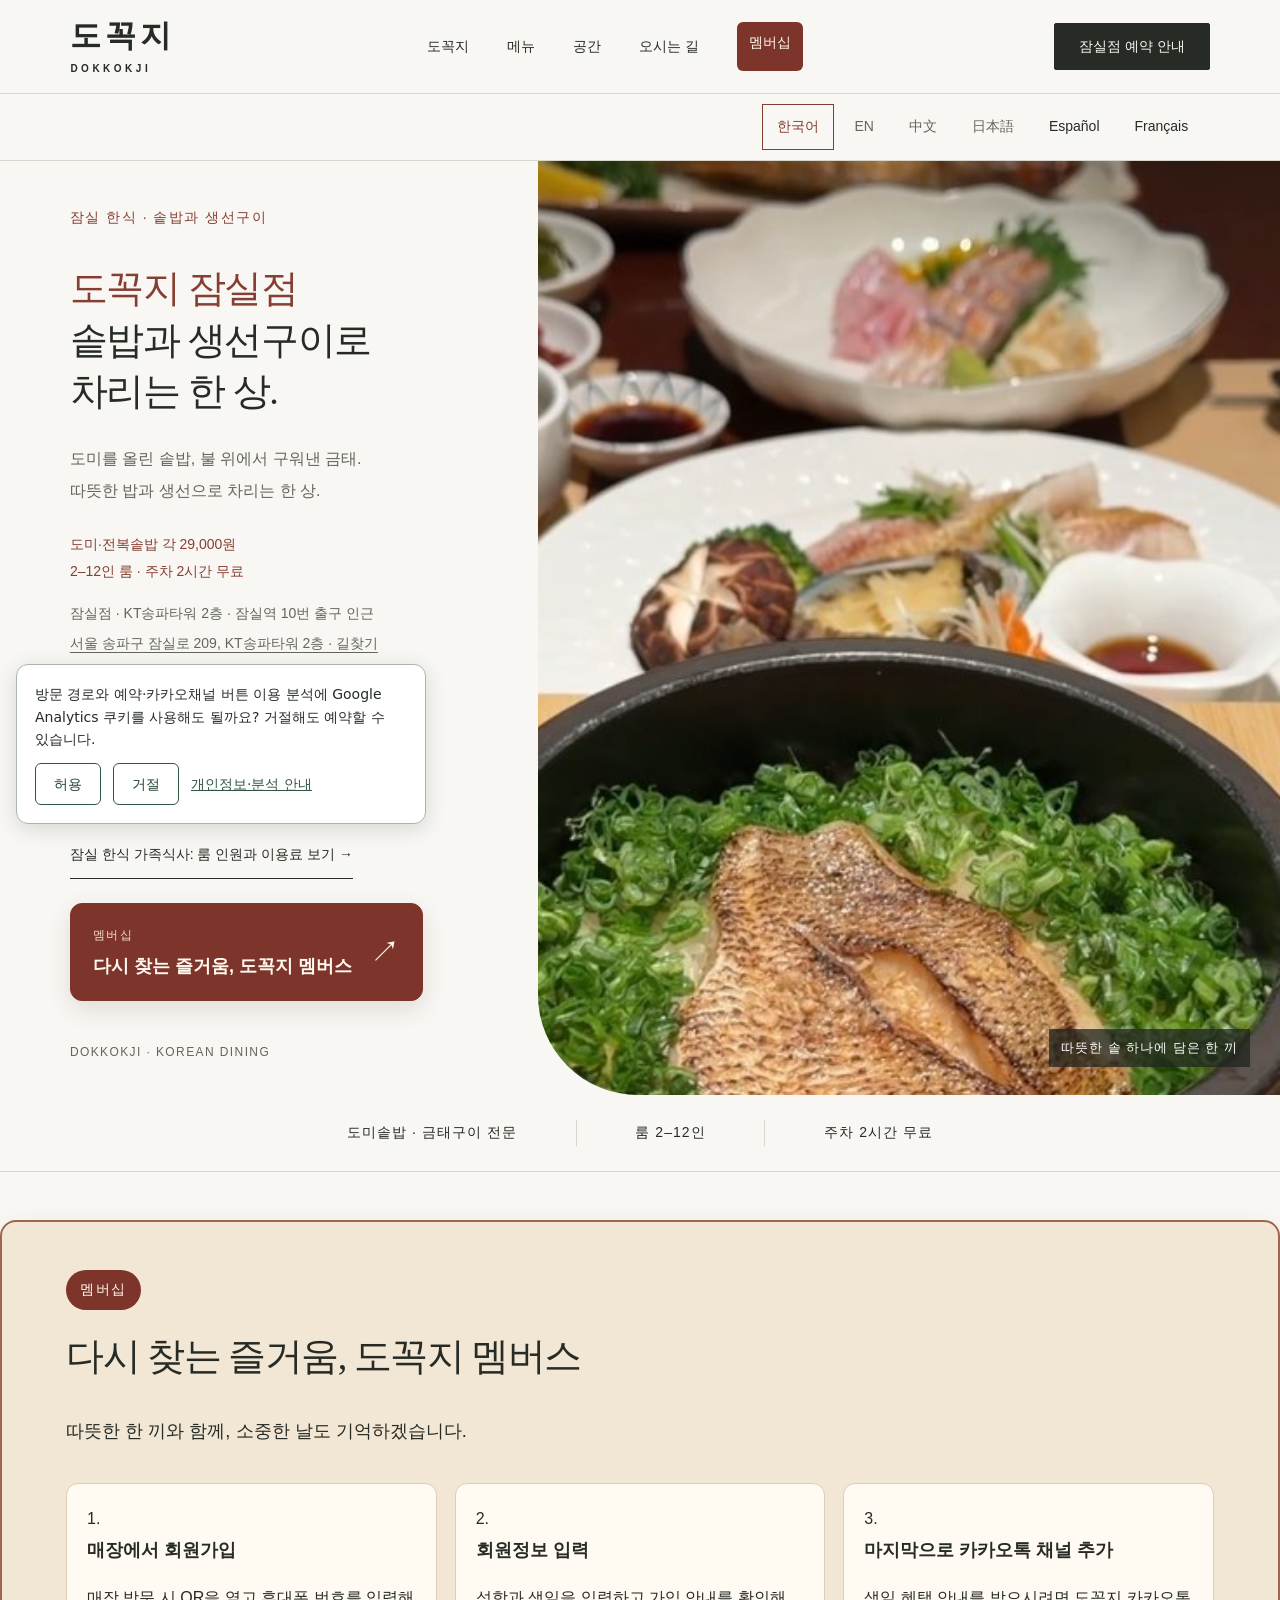
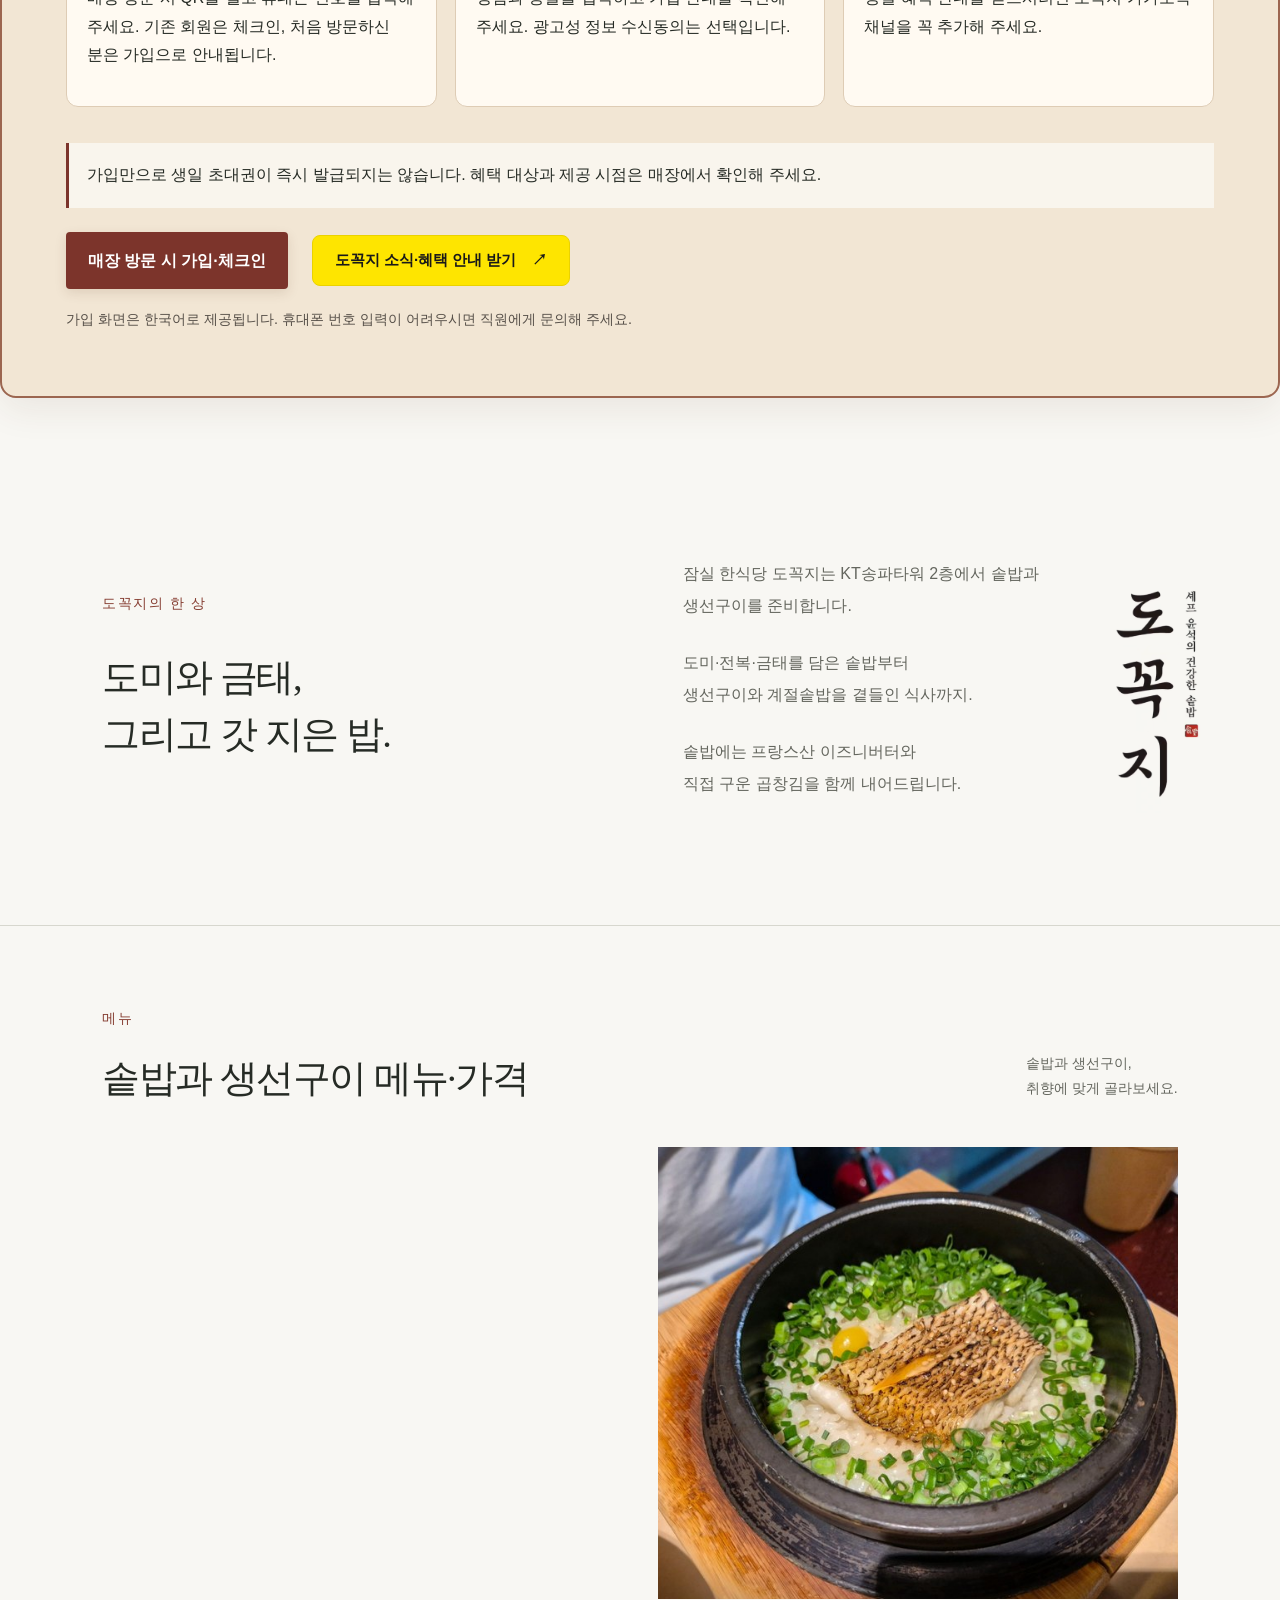
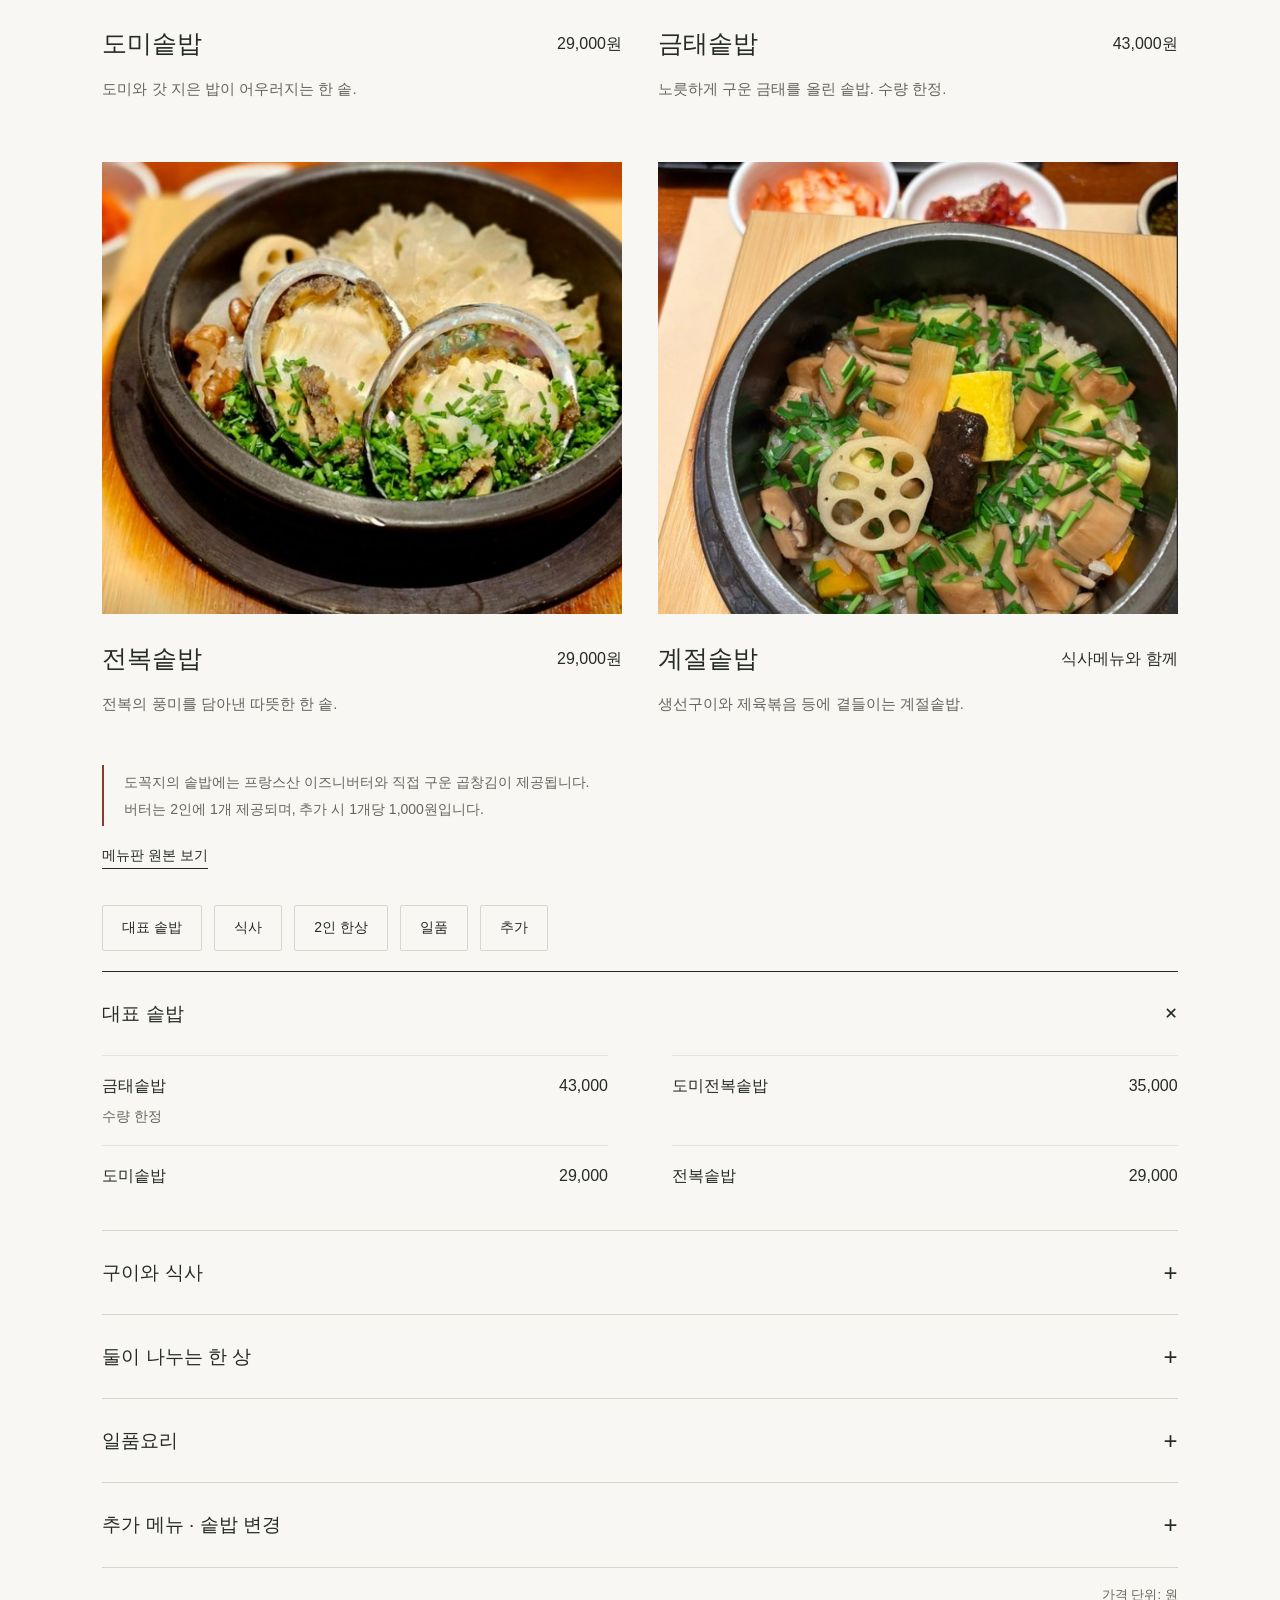
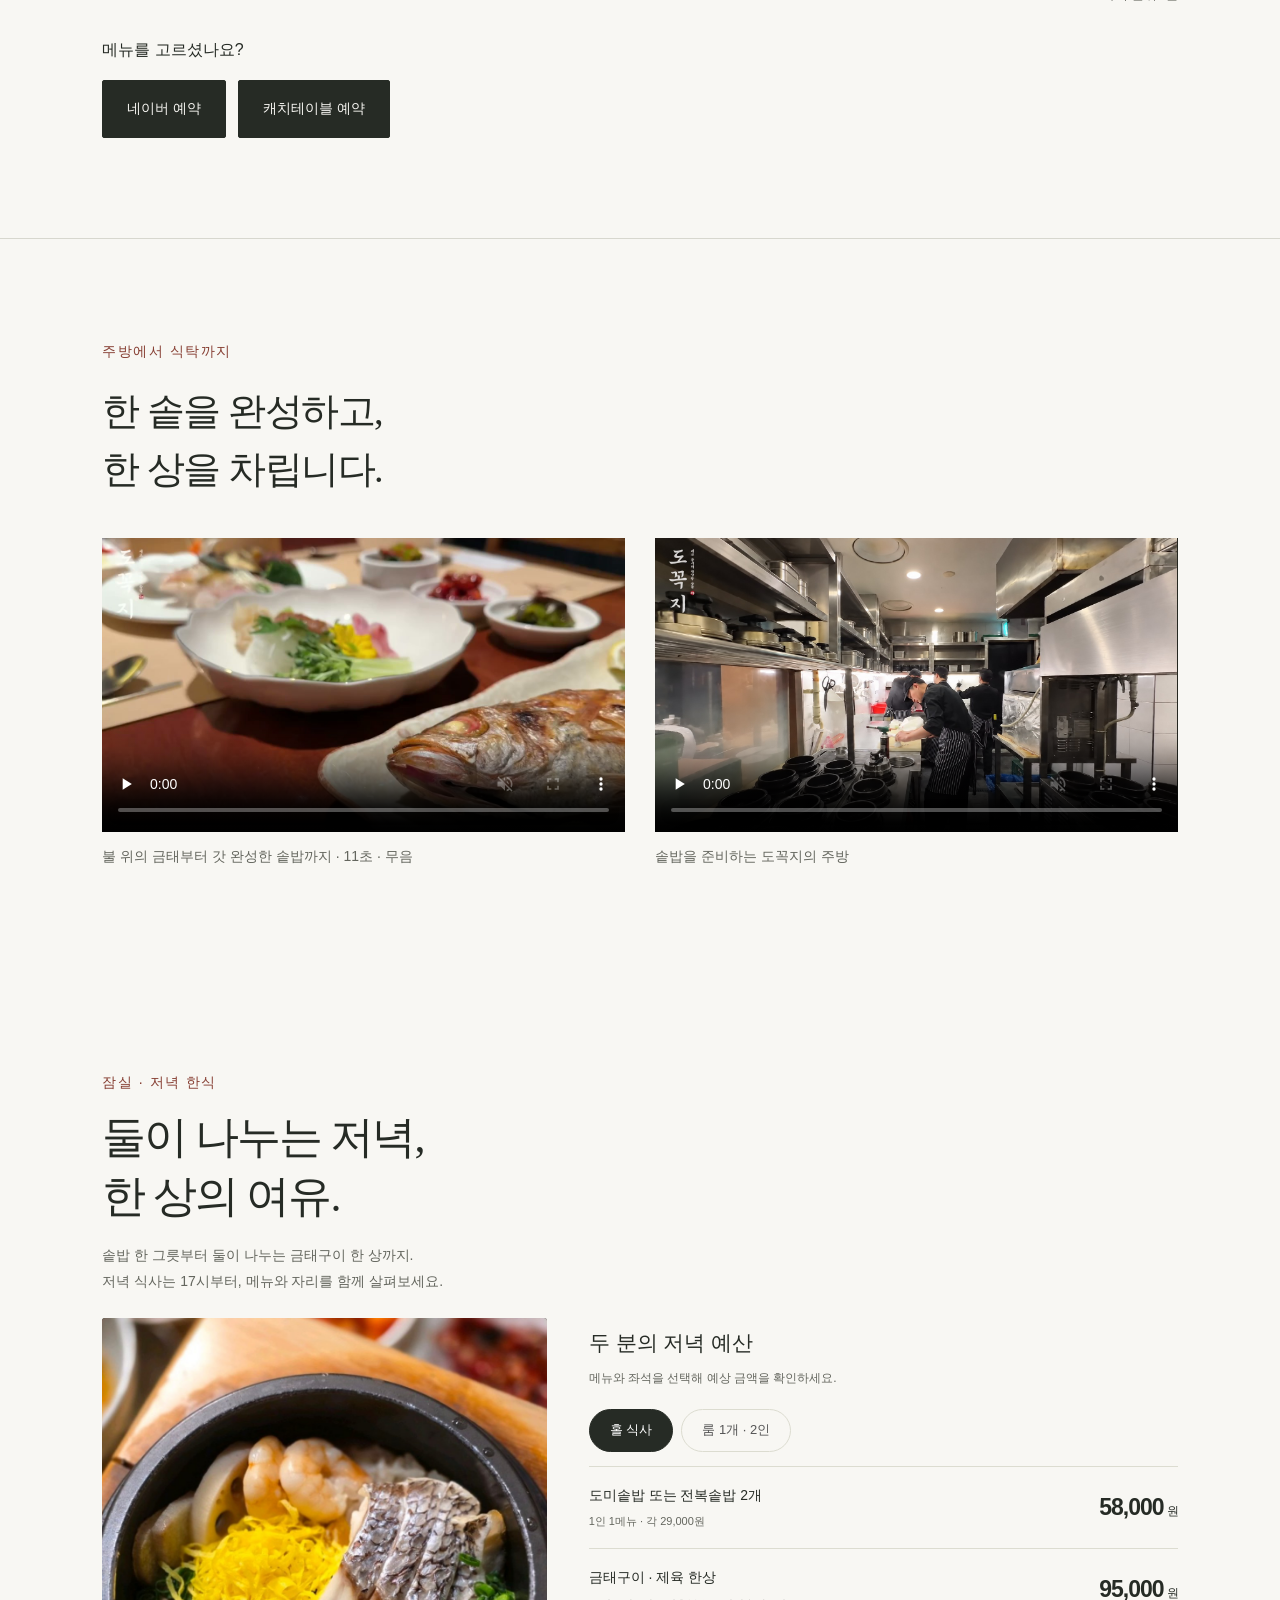
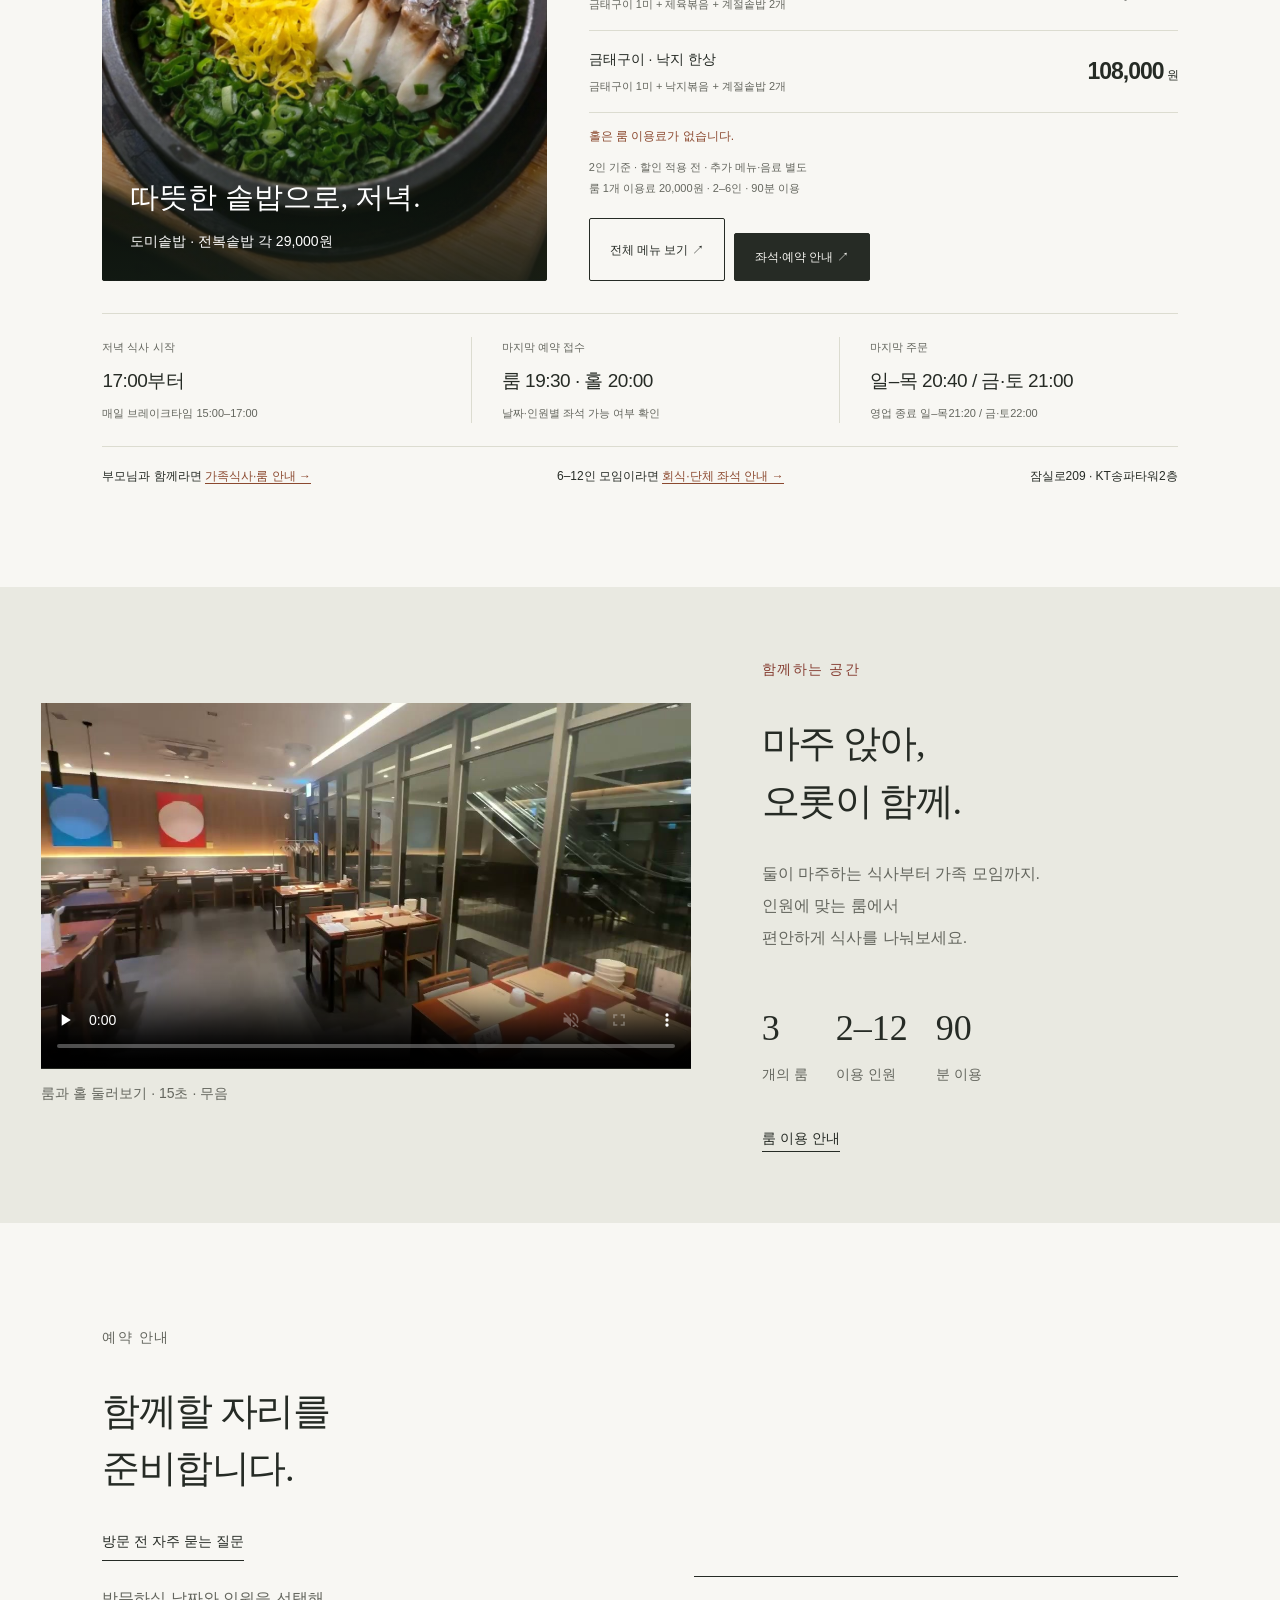
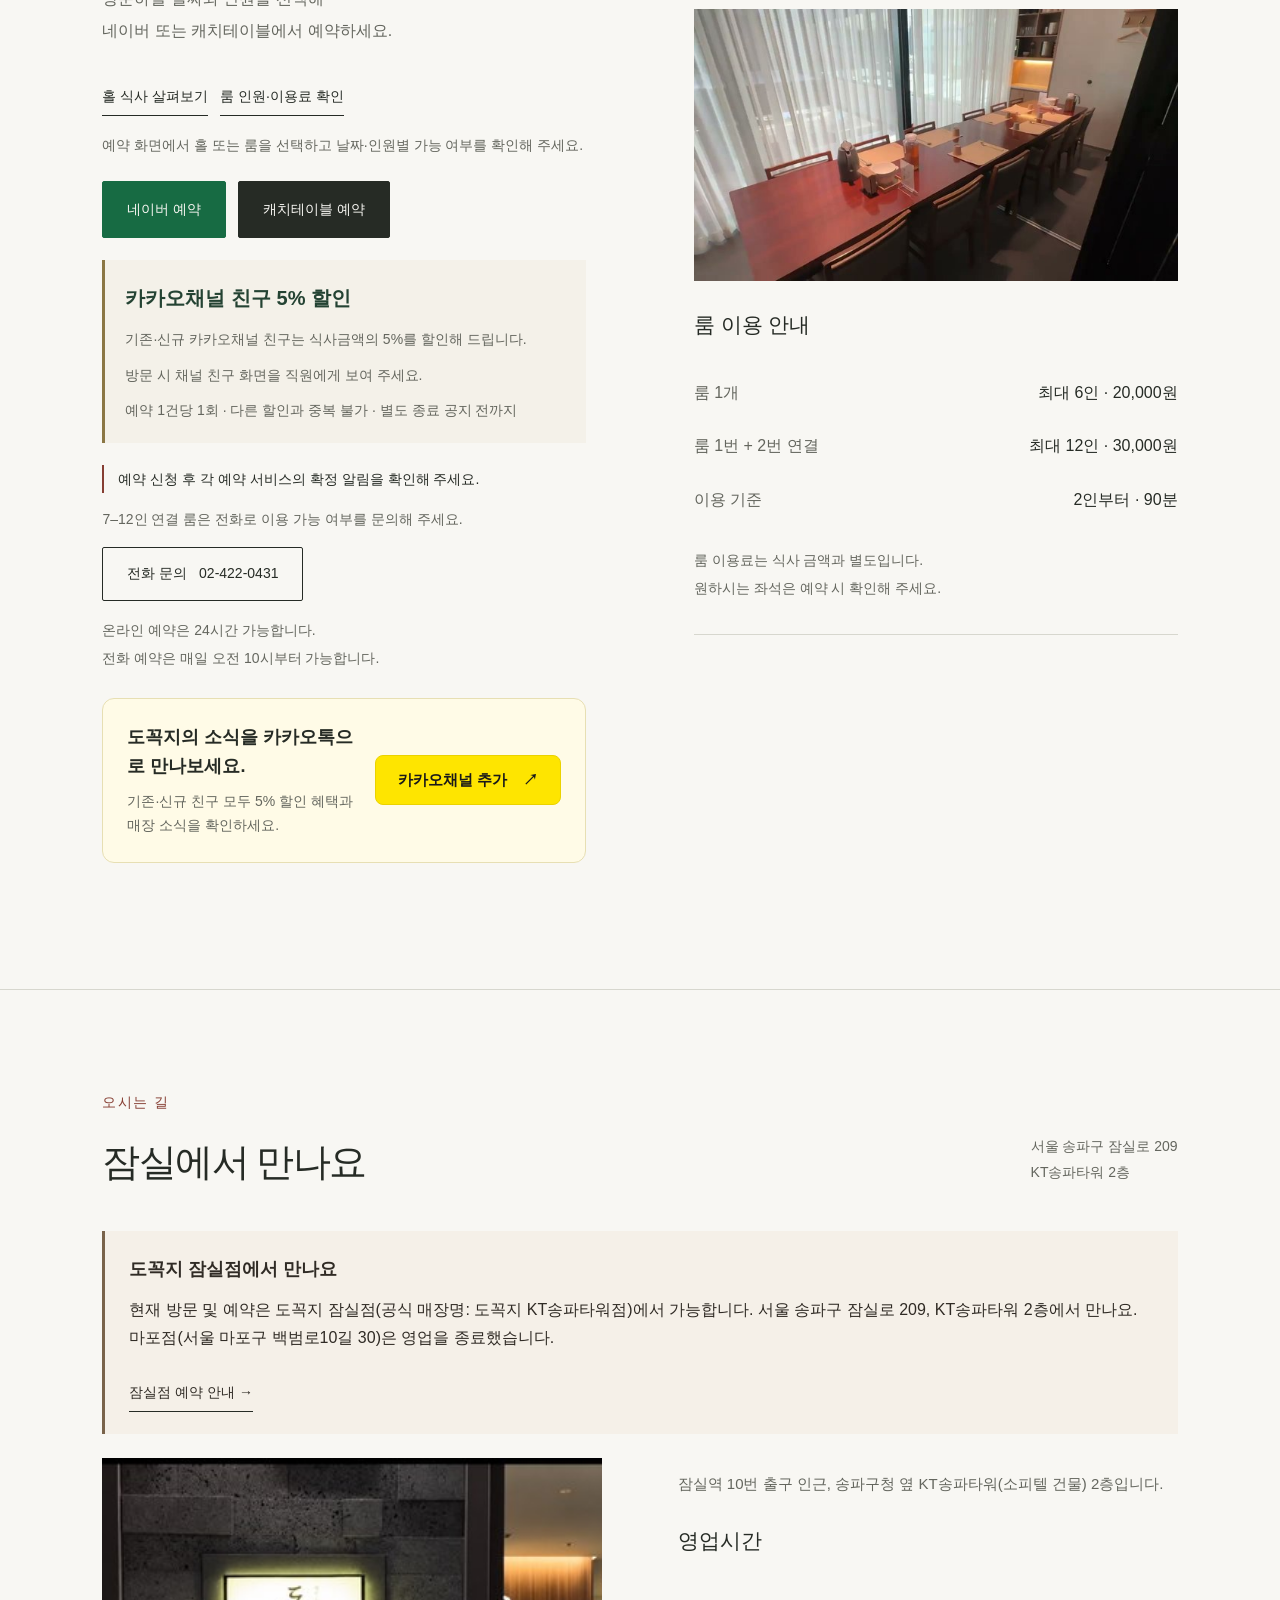
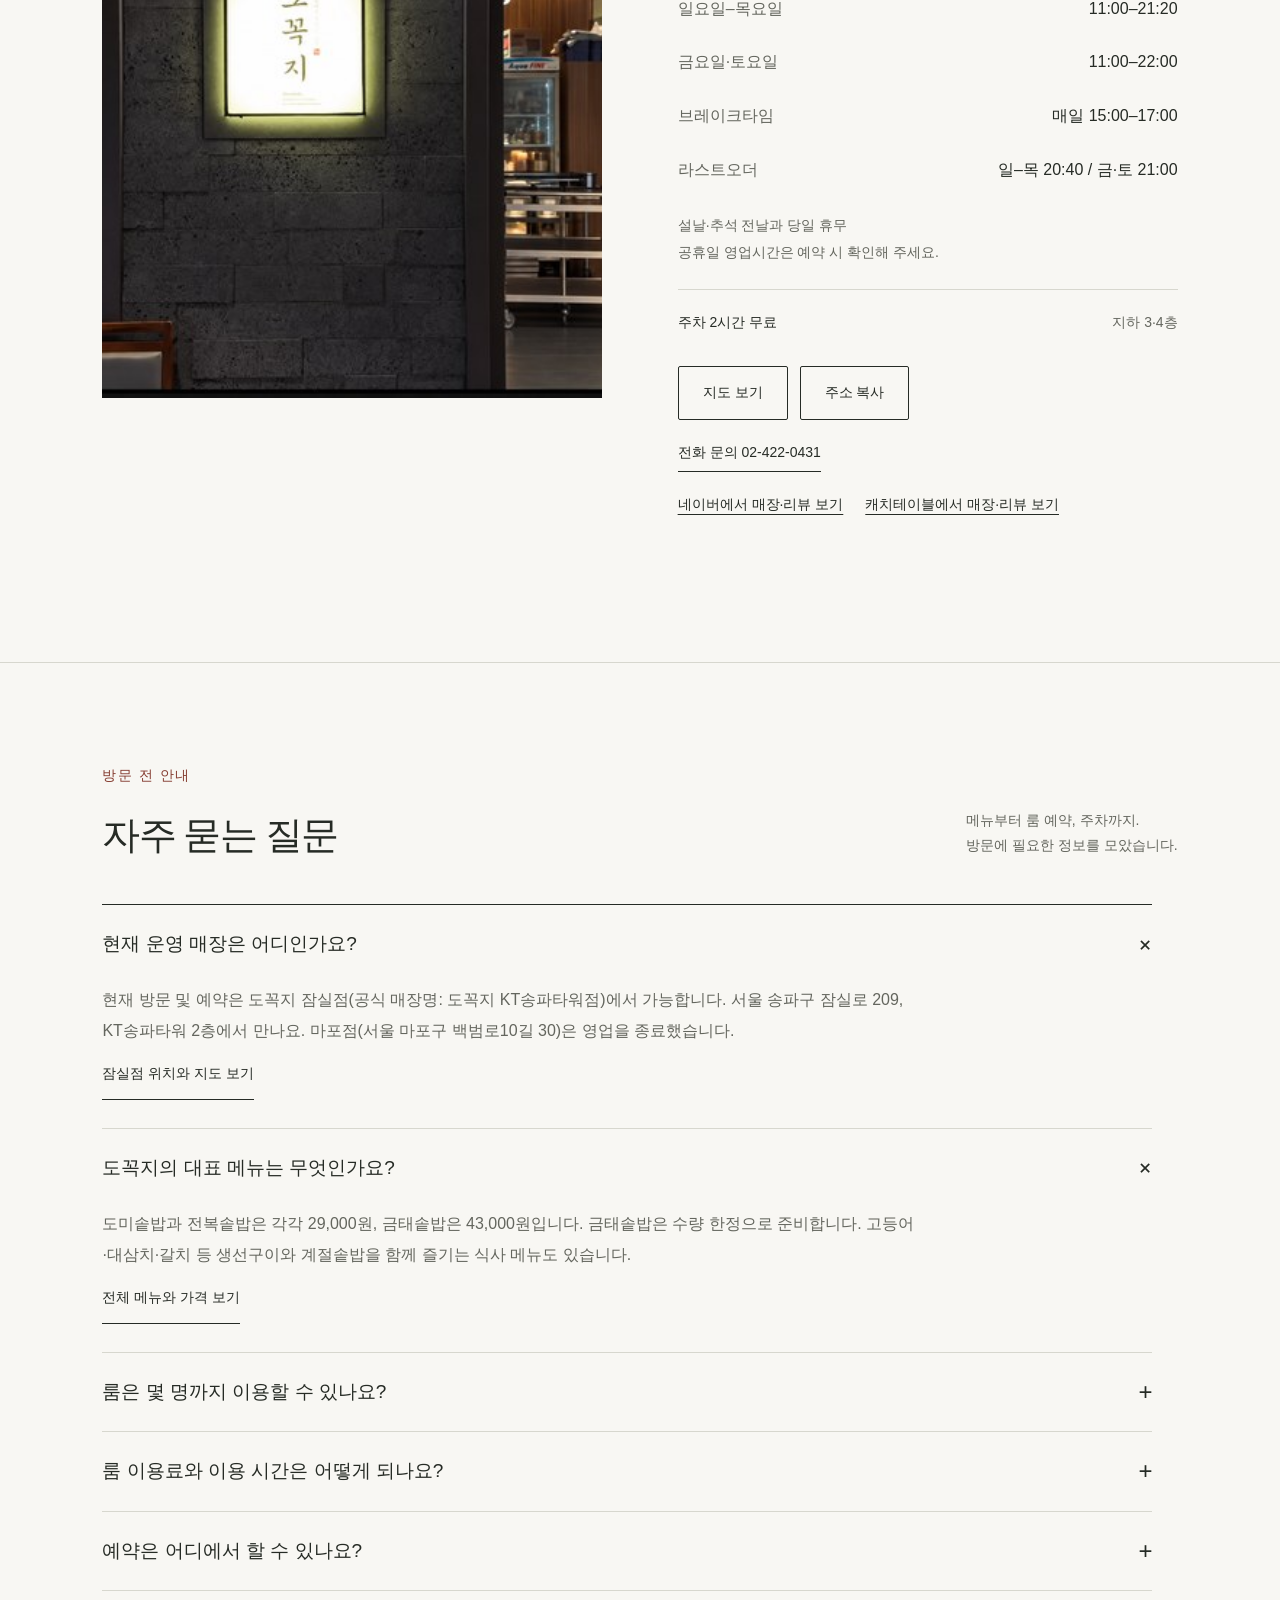
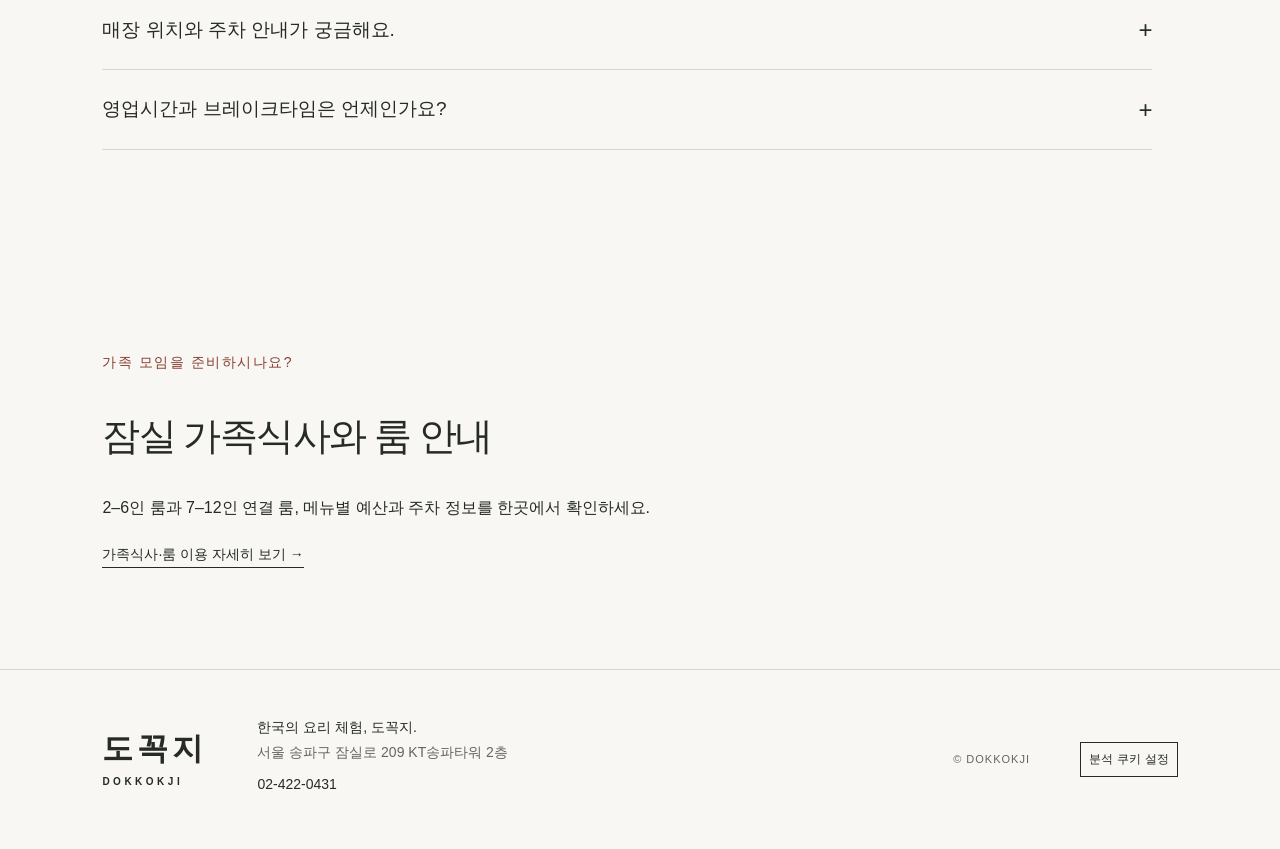
<file: index.html>
<!doctype html>
<html lang="ko">
<head>
<meta charset="UTF-8"><meta name="viewport" content="width=device-width, initial-scale=1">
<title>도꼭지 잠실점 | 솥밥·생선구이·룸 예약 · KT송파타워</title>
<meta name="description" content="도꼭지 잠실점(공식 매장명: KT송파타워점). 잠실역 10번 출구 인근, 잠실로 209 KT송파타워 2층. 솥밥·생선구이, 2–12인 룸, 주차 2시간 무료. 메뉴·가격과 네이버·캐치테이블 예약 안내.">
<meta name="google-site-verification" content="Vu-3N11SgKfQvH29XnWXmDh3lyxsL-SD8SIaQmwFXho">
<meta name="naver-site-verification" content="662a22f85c1d32d7477640e4b5ee16354c2f4d14">
<meta name="naver-site-verification" content="190e2471f918f8c453615e11dd04787824fd91c0">
<meta name="theme-color" content="#f5f3ee">

<link rel="stylesheet" href="style.css?v=20261025-search-flow">
<link rel="canonical" href="https://dokkokji.com/">
<meta property="og:type" content="website">
<meta property="og:site_name" content="도꼭지">
<meta property="og:title" content="도꼭지 잠실점 | 솥밥·생선구이·룸 예약 · KT송파타워">
<meta property="og:description" content="도꼭지 잠실점(공식 매장명: KT송파타워점). 잠실역 10번 출구 인근, 잠실로 209 KT송파타워 2층. 솥밥·생선구이, 2–12인 룸, 주차 2시간 무료. 메뉴·가격과 네이버·캐치테이블 예약 안내.">
<meta property="og:url" content="https://dokkokji.com/">
<meta property="og:image" content="https://dokkokji.com/assets/hero-optimized.jpg">
<meta property="og:locale" content="ko_KR">
<script type="application/ld+json">{
  "@context": "https://schema.org",
  "@graph": [
    {
      "@type": "WebPage",
      "@id": "https://dokkokji.com/#webpage",
      "url": "https://dokkokji.com/",
      "name": "도꼭지 잠실점 | 솥밥·생선구이·룸 예약 · KT송파타워",
      "inLanguage": "ko",
      "isPartOf": {
        "@id": "https://dokkokji.com/#website"
      },
      "about": {
        "@id": "https://dokkokji.com/#restaurant"
      }
    },
    {
      "@type": "WebSite",
      "@id": "https://dokkokji.com/#website",
      "url": "https://dokkokji.com/",
      "name": "도꼭지",
      "alternateName": "DOKKOKJI",
      "inLanguage": [
        "ko",
        "en",
        "ja",
        "zh-Hans",
        "es",
        "fr"
      ]
    },
    {
      "@type": "Restaurant",
      "@id": "https://dokkokji.com/#restaurant",
      "name": "도꼭지",
      "alternateName": [
        "DOKKOKJI",
        "도꼭지 KT송파타워점"
      ],
      "url": "https://dokkokji.com/",
      "image": "https://dokkokji.com/assets/hero-optimized.jpg",
      "description": "잠실 한식당 도꼭지. 서울 잠실 KT송파타워 2층에서 도미·전복·금태 솥밥과 생선구이를 준비하며, 2–12인 룸과 주차 2시간 무료 혜택을 제공합니다.",
      "servesCuisine": "한식",
      "address": {
        "@type": "PostalAddress",
        "streetAddress": "잠실로 209 KT송파타워 2층",
        "addressLocality": "송파구",
        "addressRegion": "서울특별시",
        "postalCode": "05552",
        "addressCountry": "KR"
      },
      "menu": "https://dokkokji.com/#menu",
      "hasMap": "https://place.map.kakao.com/1709637542",
      "acceptsReservations": true,
      "openingHoursSpecification": [
        {
          "@type": "OpeningHoursSpecification",
          "dayOfWeek": [
            "Monday",
            "Tuesday",
            "Wednesday",
            "Thursday",
            "Friday",
            "Saturday",
            "Sunday"
          ],
          "opens": "11:00",
          "closes": "15:00"
        },
        {
          "@type": "OpeningHoursSpecification",
          "dayOfWeek": [
            "Sunday",
            "Monday",
            "Tuesday",
            "Wednesday",
            "Thursday"
          ],
          "opens": "17:00",
          "closes": "21:20"
        },
        {
          "@type": "OpeningHoursSpecification",
          "dayOfWeek": [
            "Friday",
            "Saturday"
          ],
          "opens": "17:00",
          "closes": "22:00"
        }
      ],
      "hasMenu": {
        "@id": "https://dokkokji.com/#menu"
      },
      "telephone": "+82-2-422-0431",
      "sameAs": [
        "https://m.place.naver.com/restaurant/1516910163/home",
        "https://app.catchtable.co.kr/ct/shop/dokkokji_songpatower",
        "https://place.map.kakao.com/1709637542",
        "https://pf.kakao.com/_xhxnsNG"
      ]
    },
    {
      "@type": "Menu",
      "@id": "https://dokkokji.com/#menu",
      "url": "https://dokkokji.com/#menu",
      "name": "도꼭지 메뉴",
      "inLanguage": "ko",
      "hasMenuSection": [
        {
          "@type": "MenuSection",
          "@id": "https://dokkokji.com/#rice-menu",
          "name": "대표 솥밥",
          "hasMenuItem": [
            {
              "@type": "MenuItem",
              "name": "금태솥밥",
              "offers": {
                "@type": "Offer",
                "price": "43000",
                "priceCurrency": "KRW"
              },
              "description": "수량 한정"
            },
            {
              "@type": "MenuItem",
              "name": "도미전복솥밥",
              "offers": {
                "@type": "Offer",
                "price": "35000",
                "priceCurrency": "KRW"
              }
            },
            {
              "@type": "MenuItem",
              "name": "도미솥밥",
              "offers": {
                "@type": "Offer",
                "price": "29000",
                "priceCurrency": "KRW"
              }
            },
            {
              "@type": "MenuItem",
              "name": "전복솥밥",
              "offers": {
                "@type": "Offer",
                "price": "29000",
                "priceCurrency": "KRW"
              }
            }
          ]
        },
        {
          "@type": "MenuSection",
          "@id": "https://dokkokji.com/#meal-menu",
          "name": "구이와 식사",
          "hasMenuItem": [
            {
              "@type": "MenuItem",
              "name": "고등어구이 + 계절솥밥",
              "offers": {
                "@type": "Offer",
                "price": "29000",
                "priceCurrency": "KRW"
              }
            },
            {
              "@type": "MenuItem",
              "name": "대삼치구이 + 계절솥밥",
              "offers": {
                "@type": "Offer",
                "price": "31000",
                "priceCurrency": "KRW"
              }
            },
            {
              "@type": "MenuItem",
              "name": "명란구이 + 계절솥밥",
              "offers": {
                "@type": "Offer",
                "price": "30000",
                "priceCurrency": "KRW"
              }
            },
            {
              "@type": "MenuItem",
              "name": "제육볶음 + 계절솥밥",
              "offers": {
                "@type": "Offer",
                "price": "29000",
                "priceCurrency": "KRW"
              }
            },
            {
              "@type": "MenuItem",
              "name": "국내산 갈치구이 + 계절솥밥",
              "offers": {
                "@type": "Offer",
                "price": "49000",
                "priceCurrency": "KRW"
              }
            },
            {
              "@type": "MenuItem",
              "name": "낙지볶음 + 계절솥밥",
              "offers": {
                "@type": "Offer",
                "price": "34000",
                "priceCurrency": "KRW"
              }
            }
          ]
        },
        {
          "@type": "MenuSection",
          "@id": "https://dokkokji.com/#share-menu",
          "name": "둘이 나누는 한 상",
          "hasMenuItem": [
            {
              "@type": "MenuItem",
              "name": "금태구이·제육 한상",
              "offers": {
                "@type": "Offer",
                "price": "95000",
                "priceCurrency": "KRW"
              },
              "description": "금태구이 1미 + 제육볶음 + 계절솥밥 2개"
            },
            {
              "@type": "MenuItem",
              "name": "금태구이·낙지 한상",
              "offers": {
                "@type": "Offer",
                "price": "108000",
                "priceCurrency": "KRW"
              },
              "description": "금태구이 1미 + 낙지볶음 + 계절솥밥 2개"
            }
          ]
        },
        {
          "@type": "MenuSection",
          "@id": "https://dokkokji.com/#dish-menu",
          "name": "일품요리",
          "hasMenuItem": [
            {
              "@type": "MenuItem",
              "name": "계절회 5종 A",
              "offers": {
                "@type": "Offer",
                "price": "70000",
                "priceCurrency": "KRW"
              },
              "description": "저녁 · 수량 한정"
            },
            {
              "@type": "MenuItem",
              "name": "계절회 5종 B",
              "offers": {
                "@type": "Offer",
                "price": "80000",
                "priceCurrency": "KRW"
              },
              "description": "저녁 · 수량 한정"
            },
            {
              "@type": "MenuItem",
              "name": "국내산갈치 매콤한조림",
              "offers": {
                "@type": "Offer",
                "price": "72000",
                "priceCurrency": "KRW"
              }
            },
            {
              "@type": "MenuItem",
              "name": "도미머리조림",
              "offers": {
                "@type": "Offer",
                "price": "48000",
                "priceCurrency": "KRW"
              }
            },
            {
              "@type": "MenuItem",
              "name": "금태구이",
              "offers": {
                "@type": "Offer",
                "price": "75000",
                "priceCurrency": "KRW"
              }
            }
          ],
          "description": "일품메뉴에는 솥밥이 포함되지 않습니다."
        },
        {
          "@type": "MenuSection",
          "@id": "https://dokkokji.com/#extra-menu",
          "name": "추가 메뉴 · 솥밥 변경",
          "hasMenuItem": [
            {
              "@type": "MenuItem",
              "name": "고등어구이",
              "offers": {
                "@type": "Offer",
                "price": "14000",
                "priceCurrency": "KRW"
              }
            },
            {
              "@type": "MenuItem",
              "name": "대삼치구이",
              "offers": {
                "@type": "Offer",
                "price": "19000",
                "priceCurrency": "KRW"
              }
            },
            {
              "@type": "MenuItem",
              "name": "국내산 갈치구이",
              "offers": {
                "@type": "Offer",
                "price": "39000",
                "priceCurrency": "KRW"
              },
              "description": "제주은갈치·목포먹갈치"
            },
            {
              "@type": "MenuItem",
              "name": "명란구이",
              "offers": {
                "@type": "Offer",
                "price": "17000",
                "priceCurrency": "KRW"
              }
            },
            {
              "@type": "MenuItem",
              "name": "낙지볶음",
              "offers": {
                "@type": "Offer",
                "price": "23000",
                "priceCurrency": "KRW"
              }
            },
            {
              "@type": "MenuItem",
              "name": "제육볶음",
              "offers": {
                "@type": "Offer",
                "price": "14000",
                "priceCurrency": "KRW"
              }
            },
            {
              "@type": "MenuItem",
              "name": "계절솥밥",
              "offers": {
                "@type": "Offer",
                "price": "10000",
                "priceCurrency": "KRW"
              }
            }
          ],
          "description": "추가메뉴는 대표·식사·일품 메뉴 주문 후 이용하실 수 있습니다. 갈치·낙지·금태한상 솥밥 변경: 전복·도미 +15,000원 / 도미전복 +19,000원 / 금태 +30,000원"
        }
      ]
    },
    {
      "@type": "FAQPage",
      "@id": "https://dokkokji.com/#faq",
      "inLanguage": "ko",
      "mainEntity": [
        {
          "@type": "Question",
          "name": "현재 운영 매장은 어디인가요?",
          "acceptedAnswer": {
            "@type": "Answer",
            "text": "현재 방문 및 예약은 도꼭지 잠실점(공식 매장명: 도꼭지 KT송파타워점)에서 가능합니다. 서울 송파구 잠실로 209, KT송파타워 2층에서 만나요. 마포점(서울 마포구 백범로10길 30)은 영업을 종료했습니다."
          }
        },
        {
          "@type": "Question",
          "name": "도꼭지의 대표 메뉴는 무엇인가요?",
          "acceptedAnswer": {
            "@type": "Answer",
            "text": "도미솥밥과 전복솥밥은 각각 29,000원, 금태솥밥은 43,000원입니다. 금태솥밥은 수량 한정으로 준비합니다. 고등어·대삼치·갈치 등 생선구이와 계절솥밥을 함께 즐기는 식사 메뉴도 있습니다."
          }
        },
        {
          "@type": "Question",
          "name": "룸은 몇 명까지 이용할 수 있나요?",
          "acceptedAnswer": {
            "@type": "Answer",
            "text": "룸은 2인부터 이용할 수 있으며, 룸 1개는 최대 6인까지 가능합니다. 룸 1번과 2번을 연결하면 최대 12인까지 함께 식사할 수 있습니다. 원하시는 날짜와 인원의 룸 이용 가능 여부는 예약 시 확인해 주세요."
          }
        },
        {
          "@type": "Question",
          "name": "룸 이용료와 이용 시간은 어떻게 되나요?",
          "acceptedAnswer": {
            "@type": "Answer",
            "text": "룸 1개 이용료는 20,000원, 룸 1번과 2번을 연결하면 30,000원입니다. 룸 이용료는 식사 금액과 별도이며, 이용 시간은 90분입니다."
          }
        },
        {
          "@type": "Question",
          "name": "예약은 어디에서 할 수 있나요?",
          "acceptedAnswer": {
            "@type": "Answer",
            "text": "네이버 예약과 캐치테이블에서 날짜와 인원을 선택해 예약할 수 있습니다. 온라인 예약은 24시간, 전화 예약은 매일 오전 10시부터 가능합니다. 예약 신청 후 각 예약 서비스의 확정 알림을 확인해 주세요. 7–12인 연결 룸은 전화로 이용 가능 여부를 문의해 주세요. 전화 문의: 02-422-0431."
          }
        },
        {
          "@type": "Question",
          "name": "매장 위치와 주차 안내가 궁금해요.",
          "acceptedAnswer": {
            "@type": "Answer",
            "text": "도꼭지는 서울 송파구 잠실로 209, KT송파타워 2층에 있습니다. KT송파타워 주차장을 이용하시면 주차 2시간을 무료로 제공합니다."
          }
        },
        {
          "@type": "Question",
          "name": "영업시간과 브레이크타임은 언제인가요?",
          "acceptedAnswer": {
            "@type": "Answer",
            "text": "일요일부터 목요일은 11:00–21:20, 금요일과 토요일은 11:00–22:00에 운영합니다. 브레이크타임은 매일 15:00–17:00입니다. 라스트오더는 일–목 20:40, 금·토 21:00이며, 공휴일 영업시간은 예약 시 확인해 주세요."
          }
        }
      ]
    }
  ]
}</script>

<link rel="alternate" hreflang="ko" href="https://dokkokji.com/">
<link rel="alternate" hreflang="es" href="https://dokkokji.com/es">
<link rel="alternate" hreflang="x-default" href="https://dokkokji.com/">
<link rel="alternate" hreflang="fr" href="https://dokkokji.com/fr">
<link rel="shortcut icon" href="https://dokkokji.com/favicon.ico">
<link rel="icon" type="image/png" sizes="192x192" href="https://dokkokji.com/favicon.png">
<link rel="apple-touch-icon" href="https://dokkokji.com/favicon.png">
<link rel="stylesheet" href="/analytics.css?v=20261027">
<link rel="stylesheet" href="/kakao-channel.css">
<link rel="stylesheet" href="/dinner.css?v=20261105">
</head>
<body>
<a class="skip" href="#main">본문으로 바로가기</a>
<header class="header"><a class="wordmark" href="#" aria-label="도꼭지 처음으로">도꼭지<span>DOKKOKJI</span></a><nav aria-label="주요 메뉴"><a href="#story">도꼭지</a><a href="#menu">메뉴</a><a href="#space">공간</a><a href="#visit">오시는 길</a><a href="#membership">멤버십</a></nav><a class="nav-reserve" href="#reservation">잠실점 예약 안내</a></header><nav class="language-switch" aria-label="Language / 언어"><button type="button" data-lang="ko" lang="ko" aria-pressed="true">한국어</button><button type="button" data-lang="en" lang="en" aria-pressed="false">EN</button><button type="button" data-lang="zh" lang="zh-Hans" aria-pressed="false">中文</button><button type="button" data-lang="ja" lang="ja" aria-pressed="false">日本語</button><a href="/es" data-lang="es" lang="es" hreflang="es">Español</a><a href="/fr" lang="fr" hreflang="fr">Français</a></nav><nav class="mobile-nav" aria-label="모바일 바로가기"><a href="#menu">메뉴</a><a href="#space">공간</a><a href="#reservation">잠실점 예약 안내</a><a href="#visit">오시는 길</a></nav>
<main id="main"><section class="hero" aria-labelledby="hero-title"><div class="hero-copy"><p class="eyebrow">잠실 한식 · 솥밥과 생선구이</p><h1 id="hero-title"><em>도꼭지 잠실점</em><br>솥밥과 생선구이로<br>차리는 한 상.</h1><p class="hero-description">도미를 올린 솥밥, 불 위에서 구워낸 금태.<br>따뜻한 밥과 생선으로 차리는 한 상.</p><p class="hero-facts"><span>도미·전복솥밥 각 29,000원</span><br><span>2–12인 룸 · 주차 2시간 무료</span></p><p class="hero-location">잠실점 · KT송파타워 2층 · 잠실역 10번 출구 인근<br><a href="#visit">서울 송파구 잠실로 209, KT송파타워 2층 · 길찾기</a></p><div class="hero-actions"><a class="button primary" href="#reservation">잠실점 예약 안내</a><a class="text-link" href="#menu">도꼭지의 메뉴</a></div><div class="hero-channel"><a class="kakao-channel-button" href="https://pf.kakao.com/_xhxnsNG" target="_blank" rel="noopener">카카오채널 추가 <span aria-hidden="true">↗</span></a><span>매장 소식·혜택 안내 받기</span></div><p class="hero-family"><a class="text-link" href="/family-dining">잠실 한식 가족식사: 룸 인원과 이용료 보기 →</a></p><a class="membership-spotlight" href="#membership"><span class="membership-spotlight-label">멤버십</span><strong>다시 찾는 즐거움, 도꼭지 멤버스</strong><span class="membership-spotlight-arrow" aria-hidden="true">↗</span></a><span class="hero-bottom">DOKKOKJI · KOREAN DINING</span></div><div class="hero-image"><img src="assets/hero-optimized.jpg" srcset="assets/hero-640.jpg 640w, assets/hero-960.jpg 960w, assets/hero-optimized.jpg 1800w" sizes="(max-width: 760px) 94vw, 58vw" decoding="async" alt="도미솥밥과 생선구이, 반찬이 차려진 도꼭지 한 상" fetchpriority="high" width="1800" height="1007"><span class="image-label">따뜻한 솥 하나에 담은 한 끼</span></div></section>
<div class="intro-strip"><span>도미솥밥 · 금태구이 전문</span><span>룸 2–12인</span><span>주차 2시간 무료</span></div>
<section class="section membership-section" id="membership" aria-labelledby="membership-title"><p class="eyebrow">멤버십</p><h2 id="membership-title">다시 찾는 즐거움, 도꼭지 멤버스</h2><p class="membership-intro">따뜻한 한 끼와 함께, 소중한 날도 기억하겠습니다.</p><ol class="membership-steps"><li><h3>매장에서 회원가입</h3><p>매장 방문 시 QR을 열고 휴대폰 번호를 입력해 주세요. 기존 회원은 체크인, 처음 방문하신 분은 가입으로 안내됩니다.</p></li><li><h3>회원정보 입력</h3><p>성함과 생일을 입력하고 가입 안내를 확인해 주세요. 광고성 정보 수신동의는 선택입니다.</p></li><li><h3>마지막으로 카카오톡 채널 추가</h3><p>생일 혜택 안내를 받으시려면 도꼭지 카카오톡 채널을 꼭 추가해 주세요.</p></li></ol><p class="membership-condition">가입만으로 생일 초대권이 즉시 발급되지는 않습니다. 혜택 대상과 제공 시점은 매장에서 확인해 주세요.</p><div class="membership-actions"><a class="membership-primary" href="https://gourmetpass.co.kr/qr" target="_blank" rel="noopener">매장 방문 시 가입·체크인</a><a class="kakao-channel-button" href="https://pf.kakao.com/_xhxnsNG" target="_blank" rel="noopener">도꼭지 소식·혜택 안내 받기 <span aria-hidden="true">↗</span></a></div><p class="membership-language">가입 화면은 한국어로 제공됩니다. 휴대폰 번호 입력이 어려우시면 직원에게 문의해 주세요.</p></section>
<section class="story section" id="story"><div><p class="eyebrow">도꼭지의 한 상</p><h2>도미와 금태,<br>그리고 갓 지은 밥.</h2></div><div class="story-text"><p>잠실 한식당 도꼭지는 KT송파타워 2층에서 솥밥과 생선구이를 준비합니다.</p><p>도미·전복·금태를 담은 솥밥부터<br class="desktop-break"> 생선구이와 계절솥밥을 곁들인 식사까지.</p><p>솥밥에는 프랑스산 이즈니버터와<br class="desktop-break"> 직접 구운 곱창김을 함께 내어드립니다.</p><div class="brand-sign"><img src="assets/logo.png" alt="도꼭지 — 셰프 윤석의 건강한 솥밥" width="709" height="709"></div></div></section>
<section class="menu-section section" id="menu"><div class="section-heading"><div><p class="eyebrow">메뉴</p><h2>솥밥과 생선구이 메뉴·가격</h2></div><p>솥밥과 생선구이,<br>취향에 맞게 골라보세요.</p></div><div class="food-grid rice-gallery">
<article class="food-feature"><div class="rice-photo"><img src="assets/rice-domi-optimized.jpg" srcset="assets/rice-domi-640.jpg 640w, assets/rice-domi-960.jpg 960w, assets/rice-domi-optimized.jpg 1068w" sizes="(max-width: 760px) 86vw, 42vw" decoding="async" alt="도미와 지단을 올린 도미솥밥" loading="lazy" width="1072" height="1288"></div><div class="food-caption"><h3>도미솥밥</h3><span>29,000원</span></div><p>도미와 갓 지은 밥이 어우러지는 한 솥.</p></article>
<article class="food-feature"><div class="rice-photo"><img src="assets/rice-geumtae-optimized.jpg" srcset="assets/rice-geumtae-640.jpg 640w, assets/rice-geumtae-960.jpg 960w, assets/rice-geumtae-optimized.jpg 1345w" sizes="(max-width: 760px) 86vw, 42vw" decoding="async" alt="노릇하게 구운 금태를 올린 금태솥밥" loading="lazy" width="1345" height="1342"></div><div class="food-caption"><h3>금태솥밥</h3><span>43,000원</span></div><p>노릇하게 구운 금태를 올린 솥밥. 수량 한정.</p></article>
<article class="food-feature"><div class="rice-photo"><img src="assets/rice-abalone-optimized.jpg" srcset="assets/rice-abalone-640.jpg 640w, assets/rice-abalone-960.jpg 960w, assets/rice-abalone-optimized.jpg 1524w" sizes="(max-width: 760px) 86vw, 42vw" decoding="async" alt="전복을 올린 전복솥밥" loading="lazy" width="1524" height="1143"></div><div class="food-caption"><h3>전복솥밥</h3><span>29,000원</span></div><p>전복의 풍미를 담아낸 따뜻한 한 솥.</p></article>
<article class="food-feature"><div class="rice-photo"><img src="assets/rice-seasonal-optimized.jpg" srcset="assets/rice-seasonal-640.jpg 640w, assets/rice-seasonal-960.jpg 960w, assets/rice-seasonal-optimized.jpg 1024w" sizes="(max-width: 760px) 86vw, 42vw" decoding="async" alt="버섯과 연근 등 채소를 올린 계절솥밥" loading="lazy" width="1024" height="1351"></div><div class="food-caption"><h3>계절솥밥</h3><span>식사메뉴와 함께</span></div><p>생선구이와 제육볶음 등에 곁들이는 계절솥밥.</p></article>
</div><p class="menu-note">도꼭지의 솥밥에는 프랑스산 이즈니버터와 직접 구운 곱창김이 제공됩니다.<br>버터는 2인에 1개 제공되며, 추가 시 1개당 1,000원입니다.</p><a class="text-link" href="assets/menu-original.png" target="_blank" rel="noopener">메뉴판 원본 보기<span class="sr-only"> (새 창)</span></a><nav class="menu-shortcuts" aria-label="메뉴 종류"><a href="#rice-menu">대표 솥밥</a><a href="#meal-menu">식사</a><a href="#share-menu">2인 한상</a><a href="#dish-menu">일품</a><a href="#extra-menu">추가</a></nav><div class="menu-list"><details id="rice-menu" open><summary><span>대표 솥밥</span><span class="detail-mark" aria-hidden="true">+</span></summary><dl class="menu-items"><div><dt>금태솥밥 <small>수량 한정</small></dt><dd>43,000</dd></div><div><dt>도미전복솥밥</dt><dd>35,000</dd></div><div><dt>도미솥밥</dt><dd>29,000</dd></div><div><dt>전복솥밥</dt><dd>29,000</dd></div></dl></details>
<details id="meal-menu"><summary><span>구이와 식사</span><span class="detail-mark" aria-hidden="true">+</span></summary><dl class="menu-items"><div><dt>고등어구이 + 계절솥밥</dt><dd>29,000</dd></div><div><dt>대삼치구이 + 계절솥밥</dt><dd>31,000</dd></div><div><dt>명란구이 + 계절솥밥</dt><dd>30,000</dd></div><div><dt>제육볶음 + 계절솥밥</dt><dd>29,000</dd></div><div><dt>국내산 갈치구이 + 계절솥밥</dt><dd>49,000</dd></div><div><dt>낙지볶음 + 계절솥밥</dt><dd>34,000</dd></div></dl></details>
<details id="share-menu"><summary><span>둘이 나누는 한 상</span><span class="detail-mark" aria-hidden="true">+</span></summary><dl class="menu-items"><div><dt>금태구이·제육 한상<small>금태구이 1미 + 제육볶음 + 계절솥밥 2개</small></dt><dd>95,000</dd></div><div><dt>금태구이·낙지 한상<small>금태구이 1미 + 낙지볶음 + 계절솥밥 2개</small></dt><dd>108,000</dd></div></dl></details>
<details id="dish-menu"><summary><span>일품요리</span><span class="detail-mark" aria-hidden="true">+</span></summary><dl class="menu-items"><div><dt>계절회 5종 A / B<small>저녁 · 수량 한정</small></dt><dd>70,000 / 80,000</dd></div><div><dt>국내산갈치 매콤한조림</dt><dd>72,000</dd></div><div><dt>도미머리조림</dt><dd>48,000</dd></div><div><dt>금태구이</dt><dd>75,000</dd></div></dl><p class="menu-note">일품메뉴에는 솥밥이 포함되지 않습니다.</p></details>
<details id="extra-menu"><summary><span>추가 메뉴 · 솥밥 변경</span><span class="detail-mark" aria-hidden="true">+</span></summary><dl class="menu-items"><div><dt>고등어구이</dt><dd>14,000</dd></div><div><dt>대삼치구이</dt><dd>19,000</dd></div><div><dt>국내산 갈치구이<small>제주은갈치·목포먹갈치</small></dt><dd>39,000</dd></div><div><dt>명란구이</dt><dd>17,000</dd></div><div><dt>낙지볶음</dt><dd>23,000</dd></div><div><dt>제육볶음</dt><dd>14,000</dd></div><div><dt>계절솥밥</dt><dd>10,000</dd></div></dl><p class="menu-note">추가메뉴는 대표·식사·일품 메뉴 주문 후 이용하실 수 있습니다.</p><p class="menu-note">갈치·낙지·금태한상 솥밥 변경: 전복·도미 +15,000원 / 도미전복 +19,000원 / 금태 +30,000원</p></details><p class="price-unit">가격 단위: 원</p></div><div class="booking-actions menu-booking" data-placement="menu"><p>메뉴를 고르셨나요?</p><a class="button primary" href="https://m.place.naver.com/restaurant/1516910163/booking" target="_blank" rel="noopener" referrerpolicy="origin">네이버 예약</a><a class="button primary" href="https://app.catchtable.co.kr/ct/shop/dokkokji_songpatower" target="_blank" rel="noopener" referrerpolicy="origin">캐치테이블 예약</a></div></section>
<section id="kitchen" class="photo-story section" aria-label="도꼭지의 음식 사진"><div class="section-heading"><div><p class="eyebrow">주방에서 식탁까지</p><h2>한 솥을 완성하고,<br>한 상을 차립니다.</h2></div></div><div class="photo-pair"><figure><video controls muted playsinline preload="none" poster="assets/food-poster-table-optimized.jpg" aria-label="금태 굽기와 솥밥, 상차림을 담은 11초 무음 영상"><source src="assets/food-story.mp4" type="video/mp4">영상 재생을 지원하지 않는 브라우저입니다.</video><figcaption>불 위의 금태부터 갓 완성한 솥밥까지 · 11초 · 무음</figcaption></figure><figure><video controls loop muted playsinline preload="none" poster="assets/kitchen-at-work-clean-v2-optimized.jpg" aria-label="도꼭지 주방 영상"><source src="assets/kitchen-motion-20261104.mp4" type="video/mp4">영상 재생을 지원하지 않는 브라우저입니다.</video><figcaption>솥밥을 준비하는 도꼭지의 주방</figcaption></figure></div></section><section class="section dinner-dining" id="team" aria-labelledby="dinner-title"><div class="eyebrow">잠실 · 저녁 한식</div><h2 id="dinner-title">둘이 나누는 저녁,<br>한 상의 여유.</h2><p class="intro">솥밥 한 그릇부터 둘이 나누는 금태구이 한 상까지.<br>저녁 식사는 17시부터, 메뉴와 자리를 함께 살펴보세요.</p><div class="layout"><div class="visual"><img id="scene" src="/assets/rice-domi-optimized.jpg" alt="도꼭지 도미솥밥 실제 사진"><div class="caption"><strong id="sceneTitle">따뜻한 솥밥으로, 저녁.</strong><span id="sceneSub">도미솥밥 · 전복솥밥 각 29,000원</span></div></div><section class="copy"><h3>두 분의 저녁 예산</h3><p class="sub">메뉴와 좌석을 선택해 예상 금액을 확인하세요.</p><div class="tabs" role="group" aria-label="좌석 종류"><button class="active" id="hall" aria-pressed="true">홀 식사</button><button id="room" aria-pressed="false">룸 1개 · 2인</button></div><div class="budget"><div class="row"><div><p>도미솥밥 또는 전복솥밥 2개</p><small>1인 1메뉴 · 각 29,000원</small></div><div class="price"><b data-base="58000">58,000</b><span>원</span></div></div><div class="row"><div><p>금태구이 · 제육 한상</p><small>금태구이 1미 + 제육볶음 + 계절솥밥 2개</small></div><div class="price"><b data-base="95000">95,000</b><span>원</span></div></div><div class="row"><div><p>금태구이 · 낙지 한상</p><small>금태구이 1미 + 낙지볶음 + 계절솥밥 2개</small></div><div class="price"><b data-base="108000">108,000</b><span>원</span></div></div></div><p class="roomnote" id="fee" aria-live="polite">홀은 룸 이용료가 없습니다.</p><p class="disclaimer">2인 기준 · 할인 적용 전 · 추가 메뉴·음료 별도<br>룸 1개 이용료 20,000원 · 2–6인 · 90분 이용</p><div class="actions"><a class="button" href="#menu">전체 메뉴 보기 ↗</a><a class="button primary" href="#reservation">좌석·예약 안내 ↗</a></div></section></div><section class="timebar"><div><div class="label">저녁 식사 시작</div><div class="big"><b>17:00</b>부터</div><div class="tiny">매일 브레이크타임 15:00–17:00</div></div><div><div class="label">마지막 예약 접수</div><div class="big">룸 <b>19:30</b> · 홀 <b>20:00</b></div><div class="tiny">날짜·인원별 좌석 가능 여부 확인</div></div><div><div class="label">마지막 주문</div><div class="big">일–목 <b>20:40</b> / 금·토 <b>21:00</b></div><div class="tiny">영업 종료 일–목21:20 / 금·토22:00</div></div></section><div class="links"><div>부모님과 함께라면 <a href="/family-dining">가족식사·룸 안내 →</a></div><div>6–12인 모임이라면 <a href="/group-dining">회식·단체 좌석 안내 →</a></div><div>잠실로209 · KT송파타워2층</div></div></section><section class="space-section" id="space"><div class="space-photo"><video controls muted playsinline preload="none" poster="assets/hall-optimized.jpg" aria-label="도꼭지 룸과 홀 둘러보기, 15초 무음 영상"><source src="assets/space-tour.mp4" type="video/mp4">브라우저에서 영상을 재생할 수 없습니다. <a href="assets/space-tour.mp4">공간 영상 보기</a></video><p class="video-caption">룸과 홀 둘러보기 · 15초 · 무음</p></div><div class="space-copy"><p class="eyebrow">함께하는 공간</p><h2>마주 앉아,<br>오롯이 함께.</h2><p>둘이 마주하는 식사부터 가족 모임까지.<br>인원에 맞는 룸에서<br>편안하게 식사를 나눠보세요.</p><div class="room-numbers"><div><strong>3</strong><span>개의 룸</span></div><div><strong>2–12</strong><span>이용 인원</span></div><div><strong>90</strong><span>분 이용</span></div></div><a class="text-link" href="#reservation">룸 이용 안내</a></div></section>
<section class="reservation section" id="reservation"><div><p class="eyebrow">예약 안내</p><h2>함께할 자리를<br>준비합니다.</h2><a class="text-link faq-shortcut" href="#faq">방문 전 자주 묻는 질문</a><p>방문하실 날짜와 인원을 선택해<br>네이버 또는 캐치테이블에서 예약하세요.</p><div class="booking-actions dining-guide"><a class="text-link" href="#team">홀 식사 살펴보기</a><a class="text-link" href="#room-guide">룸 인원·이용료 확인</a></div><p class="reservation-note">예약 화면에서 홀 또는 룸을 선택하고 날짜·인원별 가능 여부를 확인해 주세요.</p><div class="booking-actions"><a class="button primary naver-booking" href="https://m.place.naver.com/restaurant/1516910163/booking" target="_blank" rel="noopener" referrerpolicy="origin">네이버 예약<span class="sr-only"> (새 창)</span></a><a class="button primary" href="https://app.catchtable.co.kr/ct/shop/dokkokji_songpatower" target="_blank" rel="noopener" referrerpolicy="origin">캐치테이블 예약 <span class="sr-only">(새 창)</span></a></div><aside class="website-booking-benefit" aria-label="카카오채널 친구 할인"><strong>카카오채널 친구 5% 할인</strong><p>기존·신규 카카오채널 친구는 식사금액의 5%를 할인해 드립니다.</p><p>방문 시 채널 친구 화면을 직원에게 보여 주세요.</p><p>예약 1건당 1회 · 다른 할인과 중복 불가 · 별도 종료 공지 전까지</p></aside><p class="booking-confirmation">예약 신청 후 각 예약 서비스의 확정 알림을 확인해 주세요.</p><p class="group-booking">7–12인 연결 룸은 전화로 이용 가능 여부를 문의해 주세요.</p><a class="button phone-link" href="tel:+8224220431"><span>전화 문의</span>&nbsp; 02-422-0431</a><p id="booking-language-note" class="reservation-note"></p><p class="reservation-note">온라인 예약은 24시간 가능합니다.<br>전화 예약은 매일 오전 10시부터 가능합니다.</p><aside class="kakao-channel-card" aria-label="도꼭지 카카오채널"><div><strong>도꼭지의 소식을 카카오톡으로 만나보세요.</strong><p>기존·신규 친구 모두 5% 할인 혜택과 매장 소식을 확인하세요.</p></div><a class="kakao-channel-button" href="https://pf.kakao.com/_xhxnsNG" target="_blank" rel="noopener">카카오채널 추가 <span aria-hidden="true">↗</span></a></aside></div><div class="reservation-info" id="room-guide"><img class="room-photo" src="assets/room-connected-optimized.jpg" srcset="assets/room-connected-640.jpg 640w, assets/room-connected-960.jpg 960w, assets/room-connected-optimized.jpg 1280w" sizes="(max-width: 760px) 86vw, 42vw" decoding="async" alt="창가를 따라 긴 식탁이 놓인 도꼭지 연결 룸" loading="lazy" width="1280" height="720"><h3>룸 이용 안내</h3><dl><div><dt>룸 1개</dt><dd>최대 6인 · 20,000원</dd></div><div><dt>룸 1번 + 2번 연결</dt><dd>최대 12인 · 30,000원</dd></div><div><dt>이용 기준</dt><dd>2인부터 · 90분</dd></div></dl><p>룸 이용료는 식사 금액과 별도입니다.<br>원하시는 좌석은 예약 시 확인해 주세요.</p></div></section>
<section class="visit section" id="visit"><div class="section-heading"><div><p class="eyebrow">오시는 길</p><h2>잠실에서 만나요</h2></div><p>서울 송파구 잠실로 209<br>KT송파타워 2층</p></div><aside class="mapo-notice" aria-label="잠실점 방문 및 마포점 영업 종료 안내"><h3>도꼭지 잠실점에서 만나요</h3><p>현재 방문 및 예약은 도꼭지 잠실점(공식 매장명: 도꼭지 KT송파타워점)에서 가능합니다. 서울 송파구 잠실로 209, KT송파타워 2층에서 만나요. 마포점(서울 마포구 백범로10길 30)은 영업을 종료했습니다.</p><a class="text-link" href="#reservation">잠실점 예약 안내 →</a></aside><div class="visit-grid"><img src="assets/entrance-wide-clean-optimized.jpg" srcset="assets/entrance-wide-clean-640.jpg 640w, assets/entrance-wide-clean-960.jpg 960w, assets/entrance-wide-clean-optimized.jpg 1646w" sizes="(max-width: 760px) 86vw, 42vw" decoding="async" alt="도꼭지 매장 입구와 간판" loading="lazy" width="1800" height="1007"><div class="visit-details"><p class="arrival-note">잠실역 10번 출구 인근, 송파구청 옆 KT송파타워(소피텔 건물) 2층입니다.</p><h3>영업시간</h3><dl><div><dt>일요일–목요일</dt><dd>11:00–21:20</dd></div><div><dt>금요일·토요일</dt><dd>11:00–22:00</dd></div><div><dt>브레이크타임</dt><dd>매일 15:00–17:00</dd></div><div><dt>라스트오더</dt><dd>일–목 20:40 / 금·토 21:00</dd></div></dl><p class="visit-note">설날·추석 전날과 당일 휴무<br>공휴일 영업시간은 예약 시 확인해 주세요.</p><div class="parking"><strong>주차 2시간 무료</strong><span>지하 3·4층</span></div><div class="visit-actions"><a class="button" href="https://place.map.kakao.com/1709637542" target="_blank" rel="noopener noreferrer">지도 보기<span class="sr-only"> (새 창)</span></a><button class="button" id="copy-address" type="button">주소 복사</button></div><a class="text-link visit-phone" href="tel:+8224220431"><span>전화 문의</span> 02-422-0431</a><div class="review-links"><a href="https://m.place.naver.com/restaurant/1516910163/home" target="_blank" rel="noopener noreferrer"><span>네이버에서 매장·리뷰 보기</span><span class="sr-only"> (새 창)</span></a><a href="https://app.catchtable.co.kr/ct/shop/dokkokji_songpatower" target="_blank" rel="noopener" referrerpolicy="origin"><span>캐치테이블에서 매장·리뷰 보기</span><span class="sr-only"> (새 창)</span></a></div><p id="copy-status" class="copy-status" role="status" aria-live="polite"></p></div></div></section>

<section class="faq-section section" id="faq" aria-labelledby="faq-title">
  <div class="section-heading"><div><p class="eyebrow">방문 전 안내</p><h2 id="faq-title">자주 묻는 질문</h2></div><p>메뉴부터 룸 예약, 주차까지.<br>방문에 필요한 정보를 모았습니다.</p></div>
  <div class="faq-list"><details open><summary><span>현재 운영 매장은 어디인가요?</span><span class="detail-mark" aria-hidden="true">+</span></summary><div class="faq-answer"><p>현재 방문 및 예약은 도꼭지 잠실점(공식 매장명: 도꼭지 KT송파타워점)에서 가능합니다. 서울 송파구 잠실로 209, KT송파타워 2층에서 만나요. 마포점(서울 마포구 백범로10길 30)은 영업을 종료했습니다.</p><a class="text-link" href="#visit">잠실점 위치와 지도 보기</a></div></details>
    <details open><summary><span>도꼭지의 대표 메뉴는 무엇인가요?</span><span class="detail-mark" aria-hidden="true">+</span></summary><div class="faq-answer"><p>도미솥밥과 전복솥밥은 각각 29,000원, 금태솥밥은 43,000원입니다. 금태솥밥은 수량 한정으로 준비합니다. 고등어·대삼치·갈치 등 생선구이와 계절솥밥을 함께 즐기는 식사 메뉴도 있습니다.</p><a class="text-link" href="#menu">전체 메뉴와 가격 보기</a></div></details>
    <details><summary><span>룸은 몇 명까지 이용할 수 있나요?</span><span class="detail-mark" aria-hidden="true">+</span></summary><div class="faq-answer"><p>룸은 2인부터 이용할 수 있으며, 룸 1개는 최대 6인까지 가능합니다. 룸 1번과 2번을 연결하면 최대 12인까지 함께 식사할 수 있습니다. 원하시는 날짜와 인원의 룸 이용 가능 여부는 예약 시 확인해 주세요.</p></div></details>
    <details><summary><span>룸 이용료와 이용 시간은 어떻게 되나요?</span><span class="detail-mark" aria-hidden="true">+</span></summary><div class="faq-answer"><p>룸 1개 이용료는 20,000원, 룸 1번과 2번을 연결하면 30,000원입니다. 룸 이용료는 식사 금액과 별도이며, 이용 시간은 90분입니다.</p></div></details>
    <details><summary><span>예약은 어디에서 할 수 있나요?</span><span class="detail-mark" aria-hidden="true">+</span></summary><div class="faq-answer"><p>네이버 예약과 캐치테이블에서 날짜와 인원을 선택해 예약할 수 있습니다. 온라인 예약은 24시간, 전화 예약은 매일 오전 10시부터 가능합니다. 예약 신청 후 각 예약 서비스의 확정 알림을 확인해 주세요. 7–12인 연결 룸은 전화로 이용 가능 여부를 문의해 주세요. 전화 문의: 02-422-0431.</p><a class="text-link" href="#reservation">예약 방법 보기</a></div></details>
    <details><summary><span>매장 위치와 주차 안내가 궁금해요.</span><span class="detail-mark" aria-hidden="true">+</span></summary><div class="faq-answer"><p>도꼭지는 서울 송파구 잠실로 209, KT송파타워 2층에 있습니다. KT송파타워 주차장을 이용하시면 주차 2시간을 무료로 제공합니다.</p><a class="text-link" href="#visit">위치와 지도 보기</a></div></details>
    <details><summary><span>영업시간과 브레이크타임은 언제인가요?</span><span class="detail-mark" aria-hidden="true">+</span></summary><div class="faq-answer"><p>일요일부터 목요일은 11:00–21:20, 금요일과 토요일은 11:00–22:00에 운영합니다. 브레이크타임은 매일 15:00–17:00입니다. 라스트오더는 일–목 20:40, 금·토 21:00이며, 공휴일 영업시간은 예약 시 확인해 주세요.</p></div></details>
  </div>
</section>
<section class="section family-guide-link" aria-labelledby="family-guide-title"><p class="eyebrow">가족 모임을 준비하시나요?</p><h2 id="family-guide-title">잠실 가족식사와 룸 안내</h2><p>2–6인 룸과 7–12인 연결 룸, 메뉴별 예산과 주차 정보를 한곳에서 확인하세요.</p><a class="text-link" href="/family-dining">가족식사·룸 이용 자세히 보기 →</a></section>
</main><footer><a class="wordmark" href="#">도꼭지<span>DOKKOKJI</span></a><p>한국의 요리 체험, 도꼭지.<br><span>서울 송파구 잠실로 209 KT송파타워 2층</span><br><a href="tel:+8224220431">02-422-0431</a></p><span class="copyright">© DOKKOKJI</span></footer><div class="mobile-bar"><a href="#menu">메뉴 보기</a><a href="#reservation">잠실점 예약</a></div><script src="app.js?v=20261022-members-focus"></script><script src="languages.js?v=20261102-translation"></script>
<!-- Cloudflare Web Analytics -->
<script type="module" src="https://static.cloudflareinsights.com/beacon.min.js" data-cf-beacon='{"token":"f913962047d74f66bae2336820825638"}'></script>
<!-- End Cloudflare Web Analytics -->
<script src="/conversion.js?v=20261030-kakao" defer></script><script src="/dinner.js?v=20261105" defer></script></body></html>
</file>
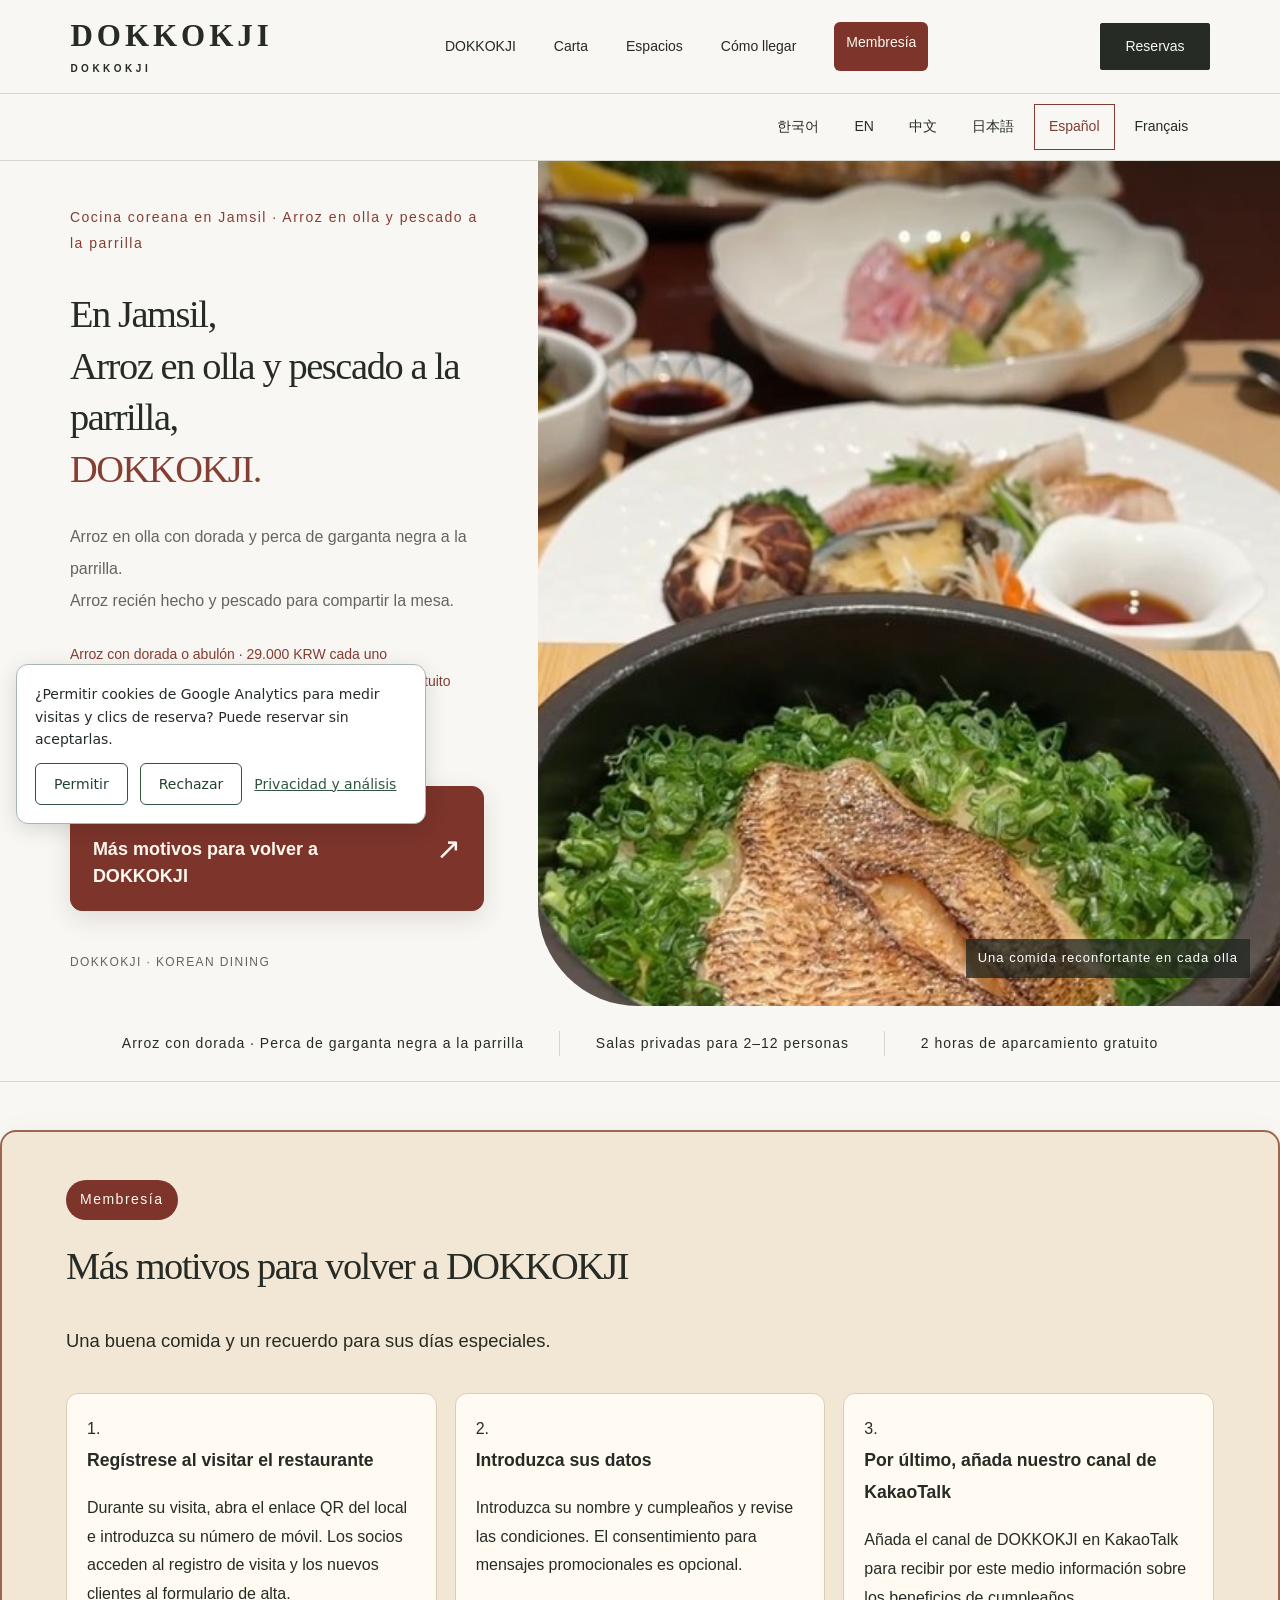
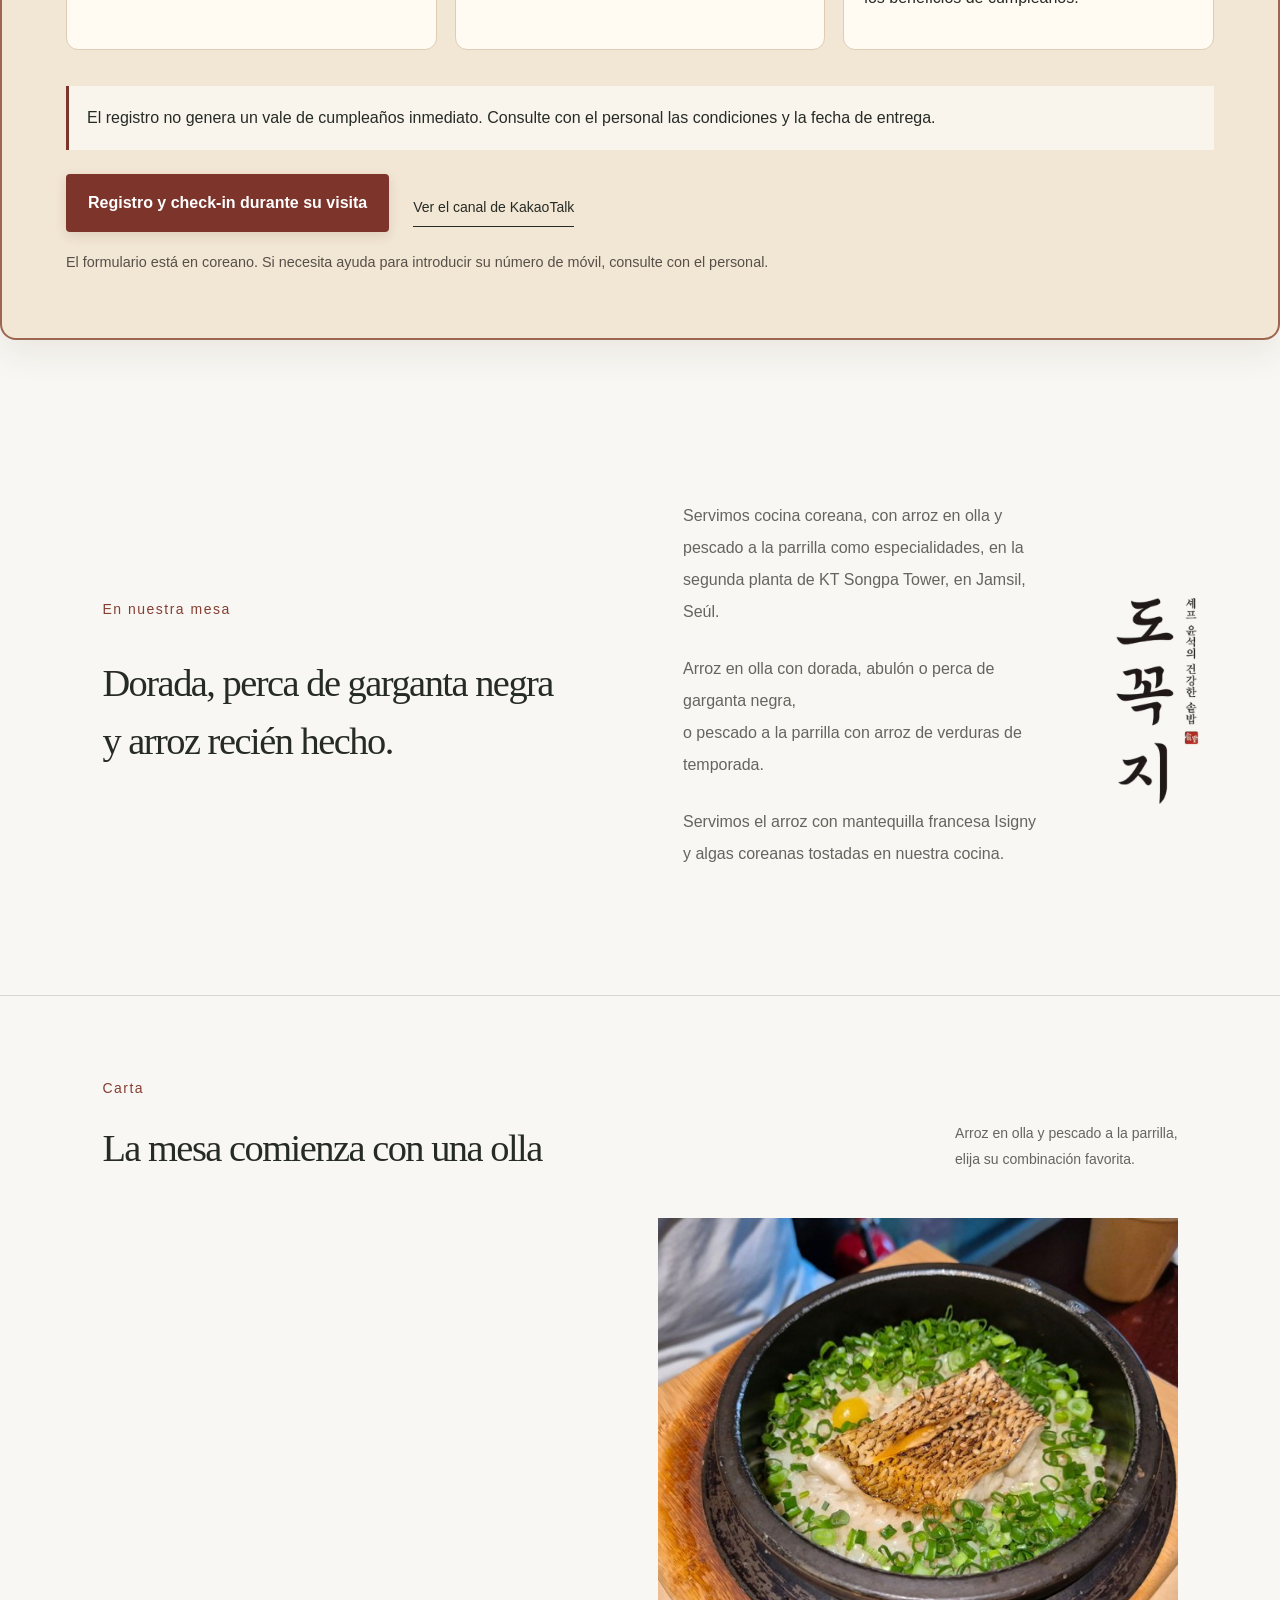
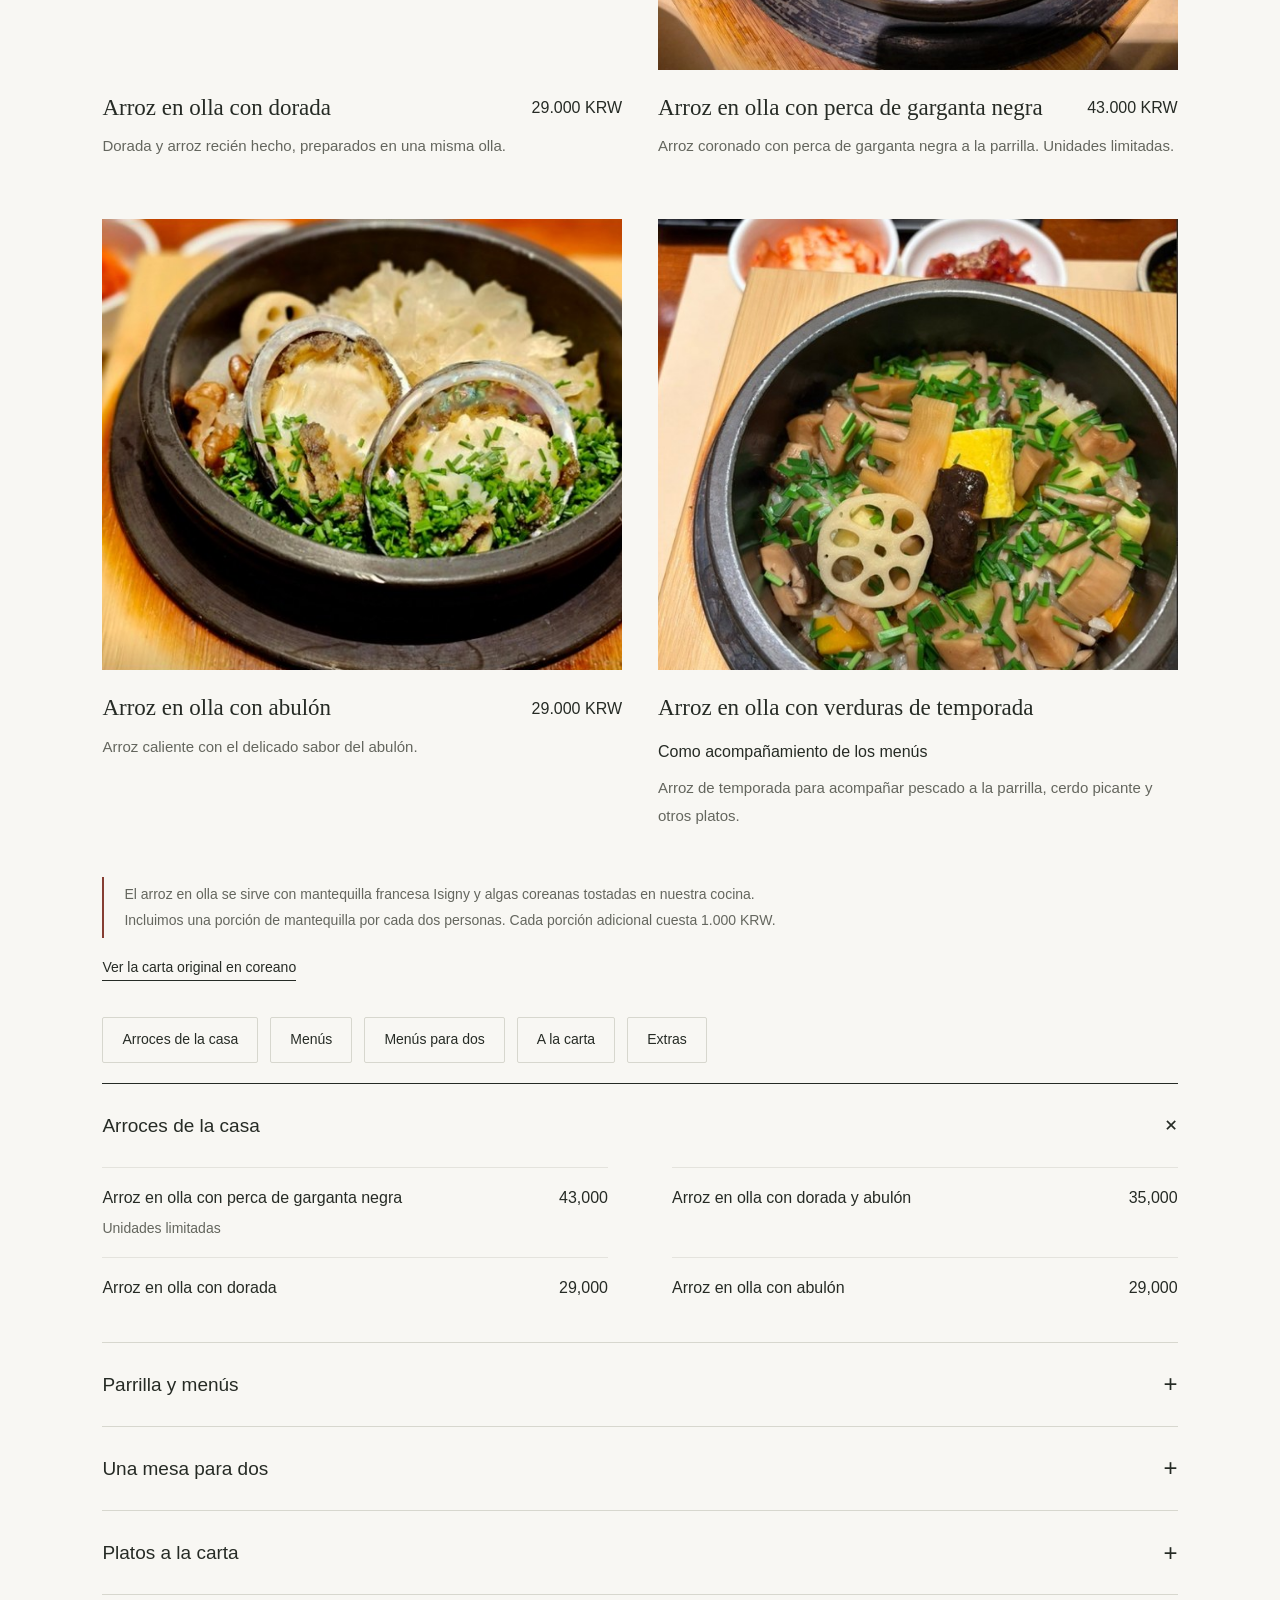
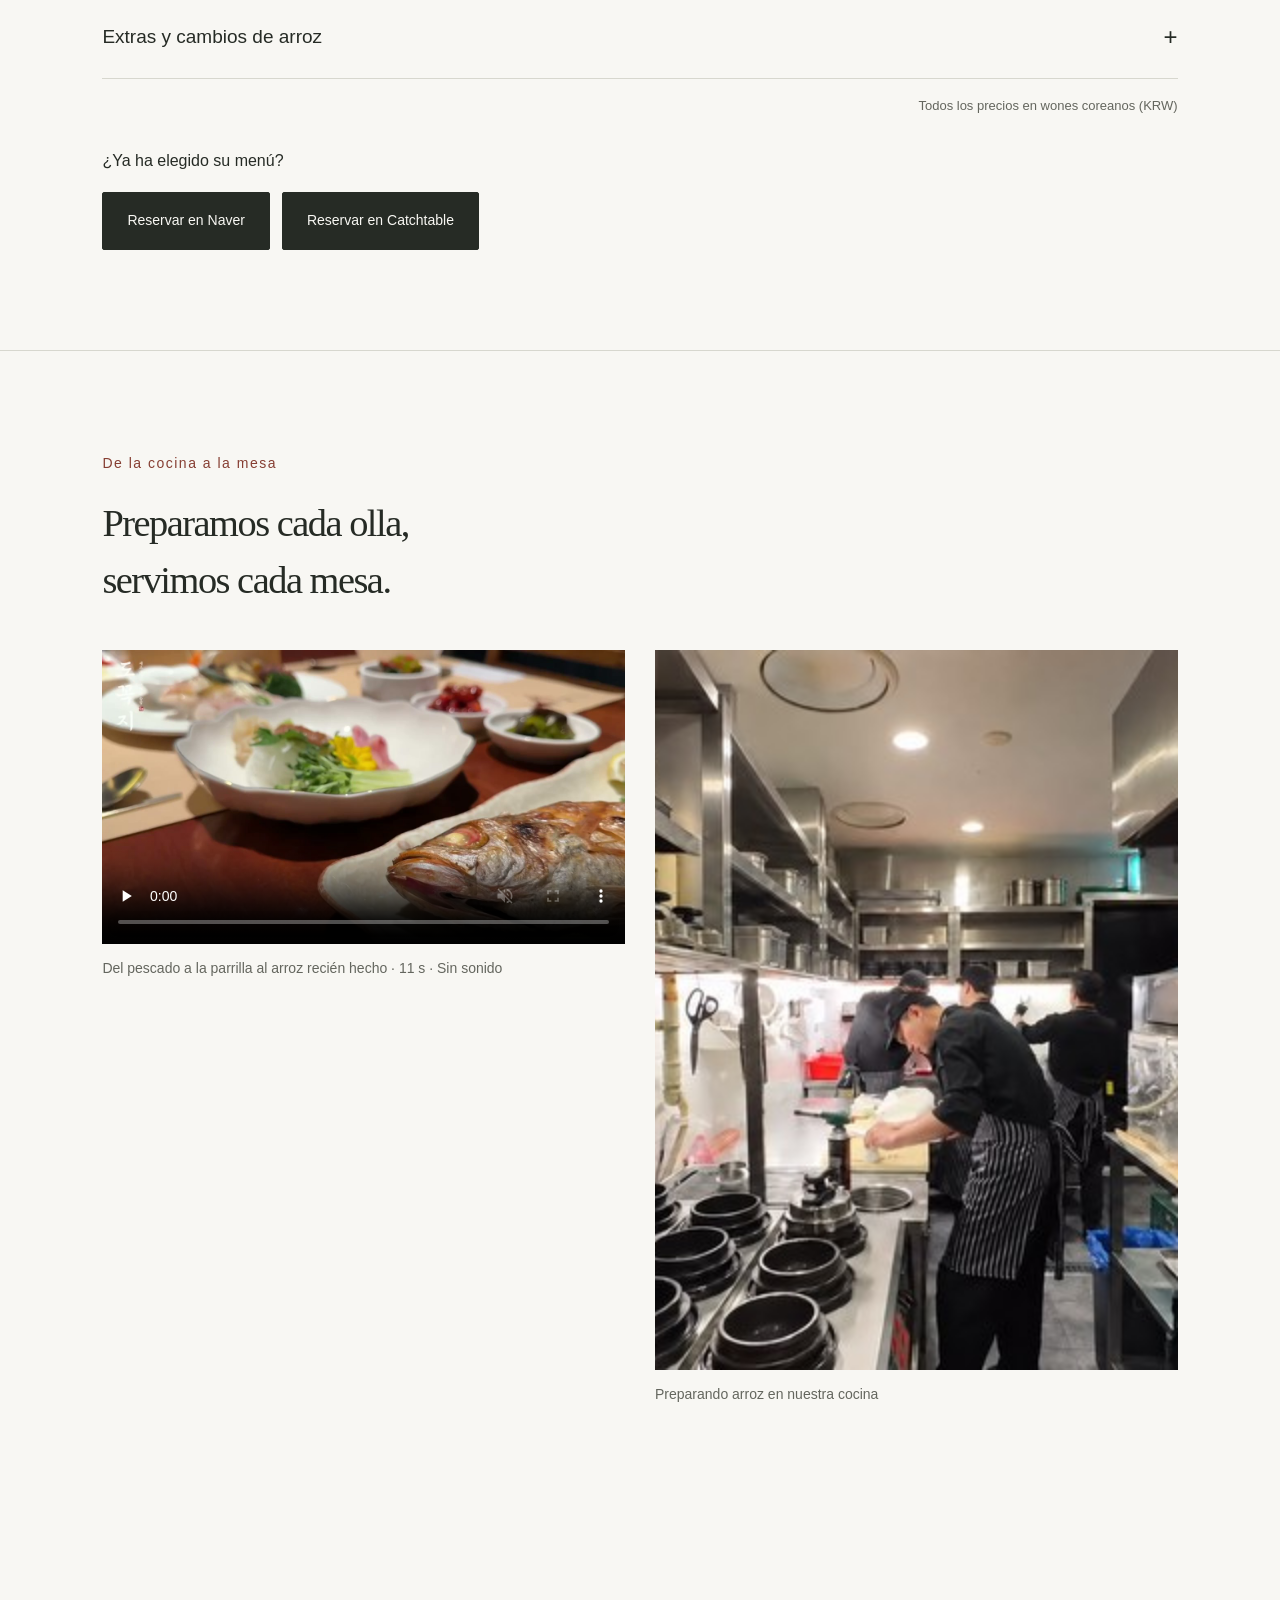
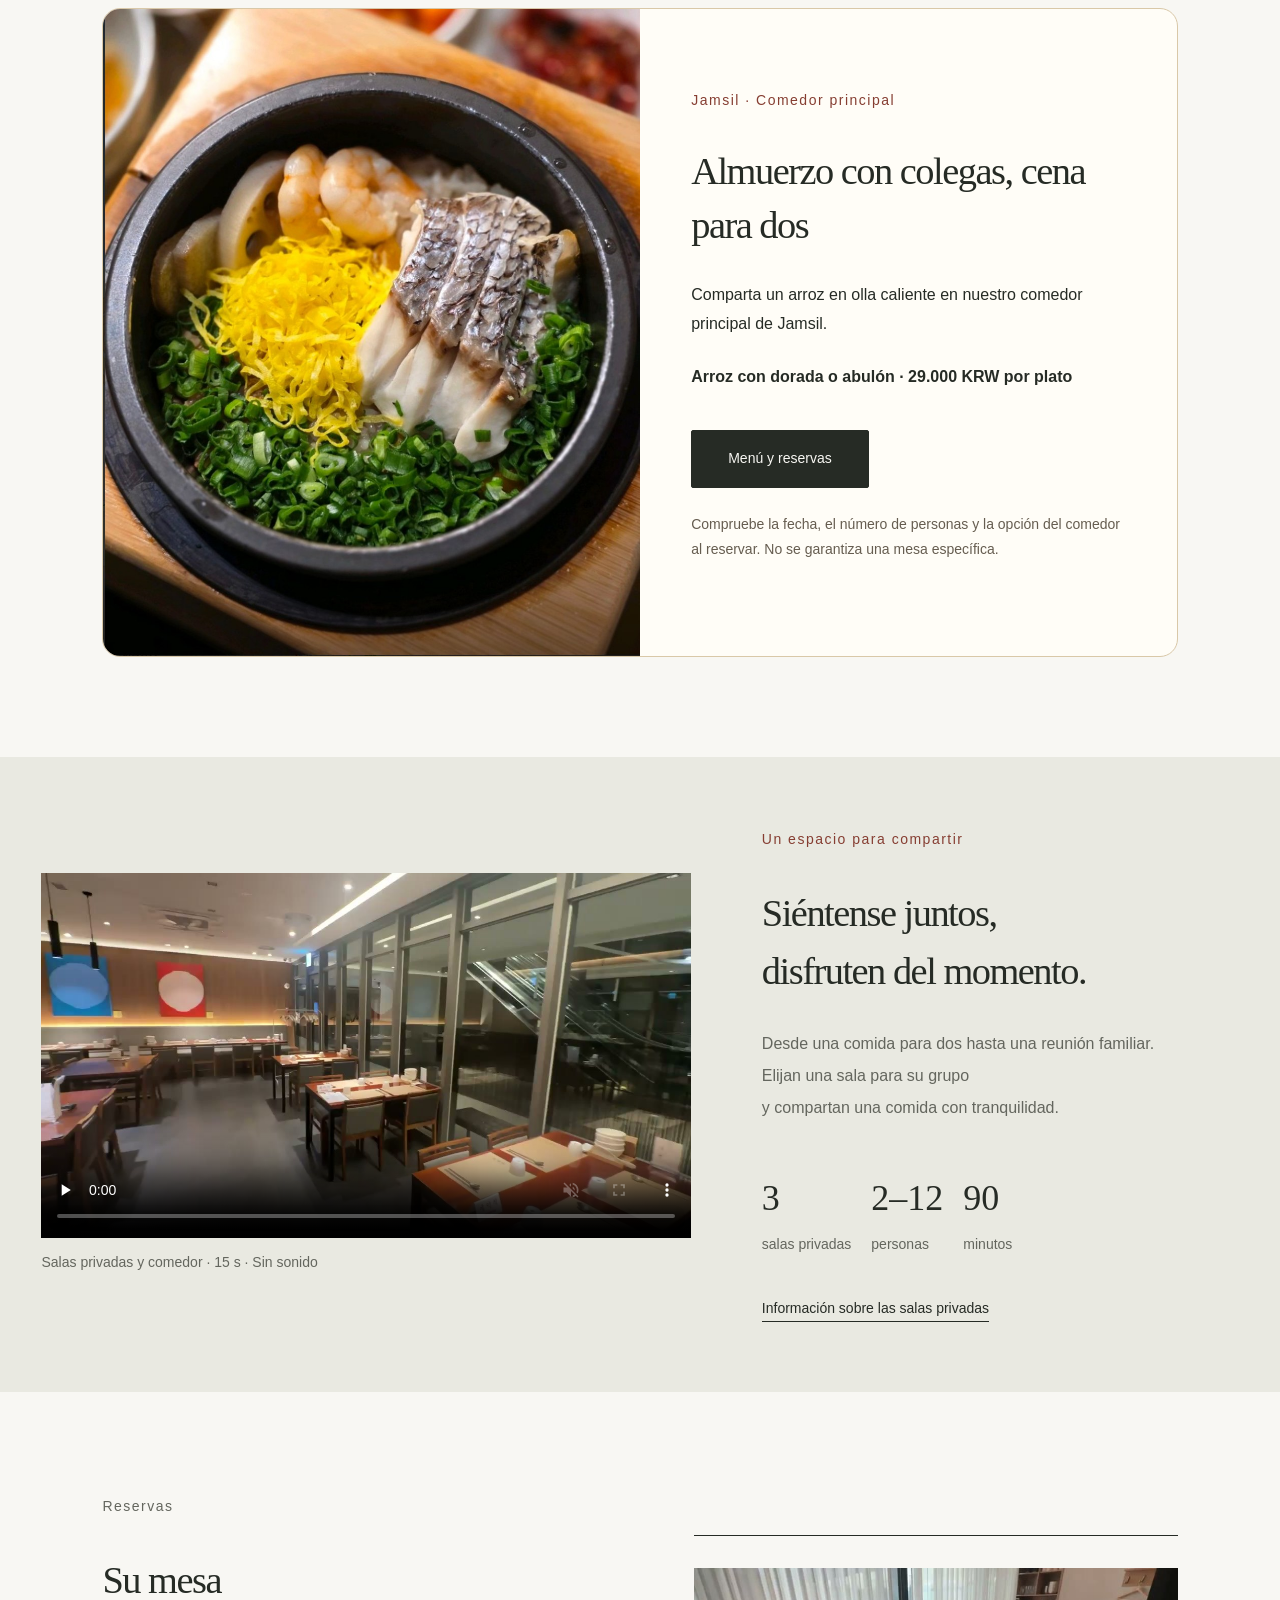
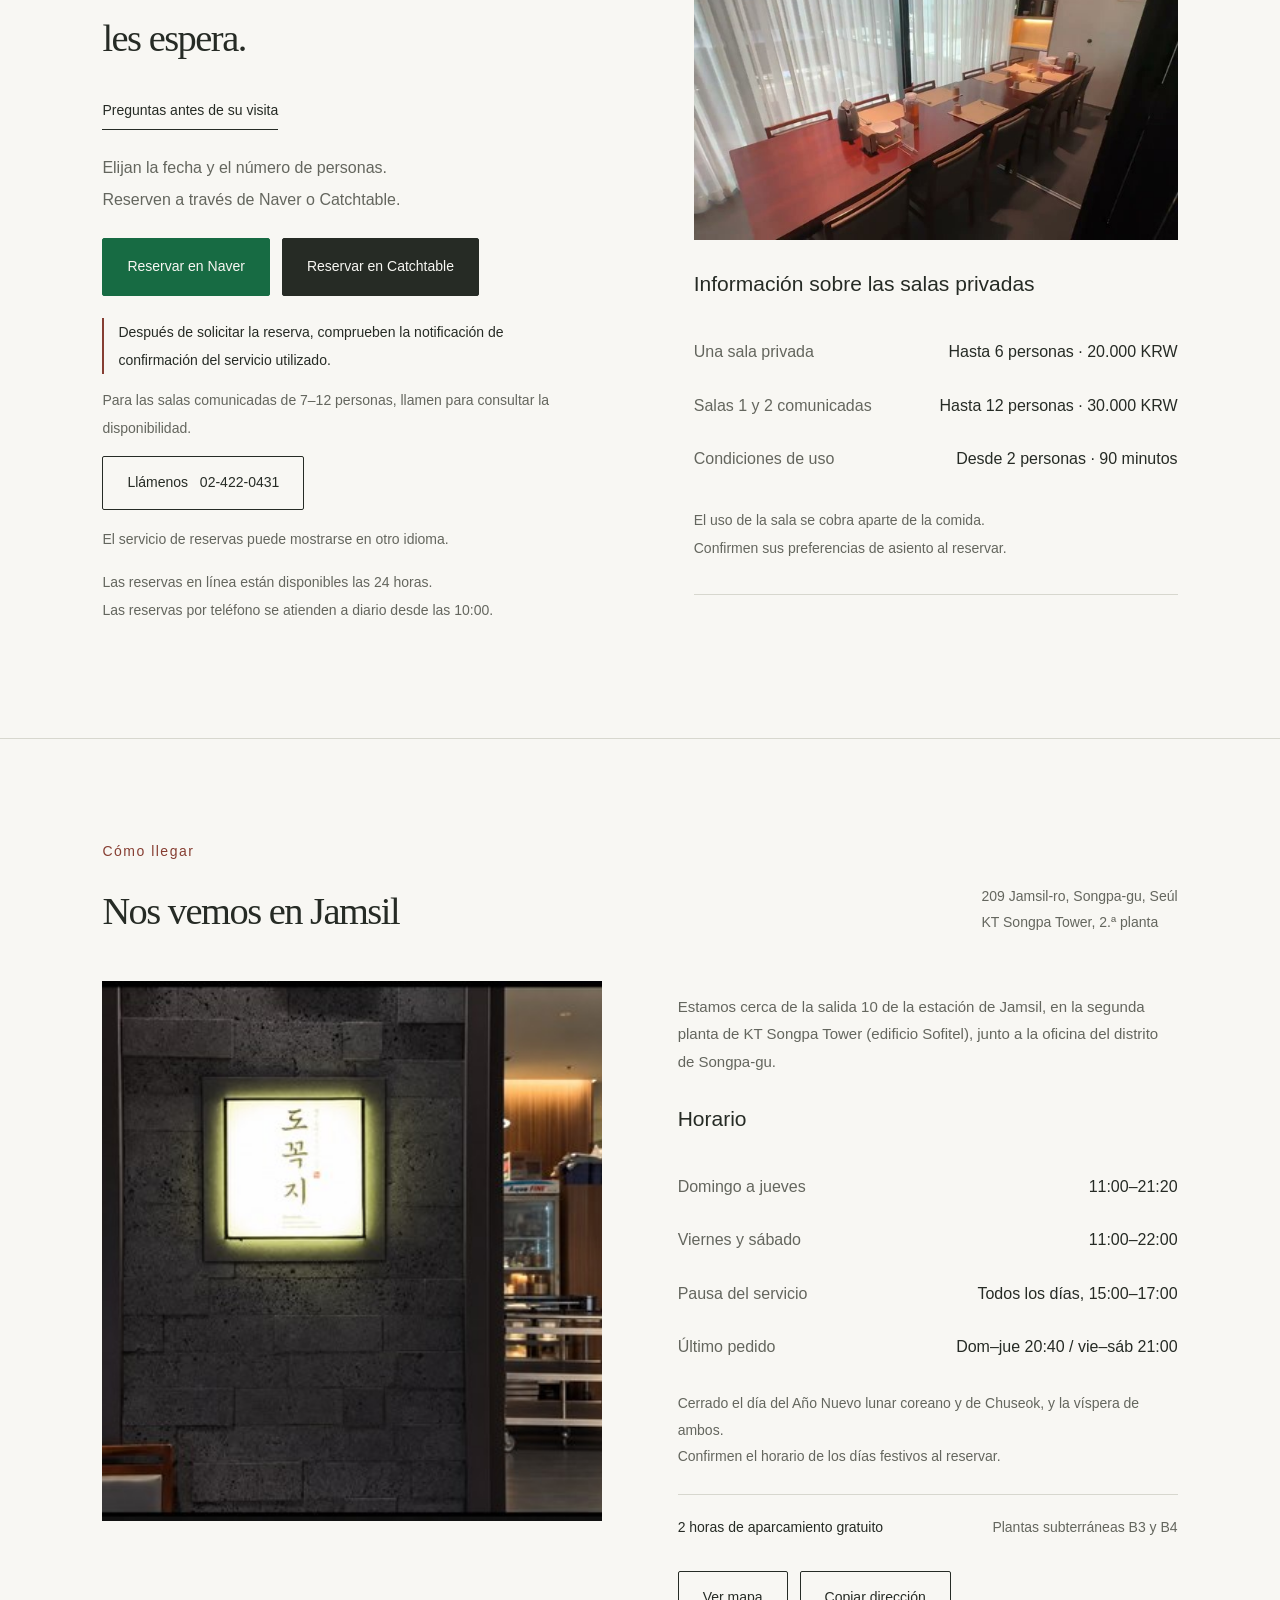
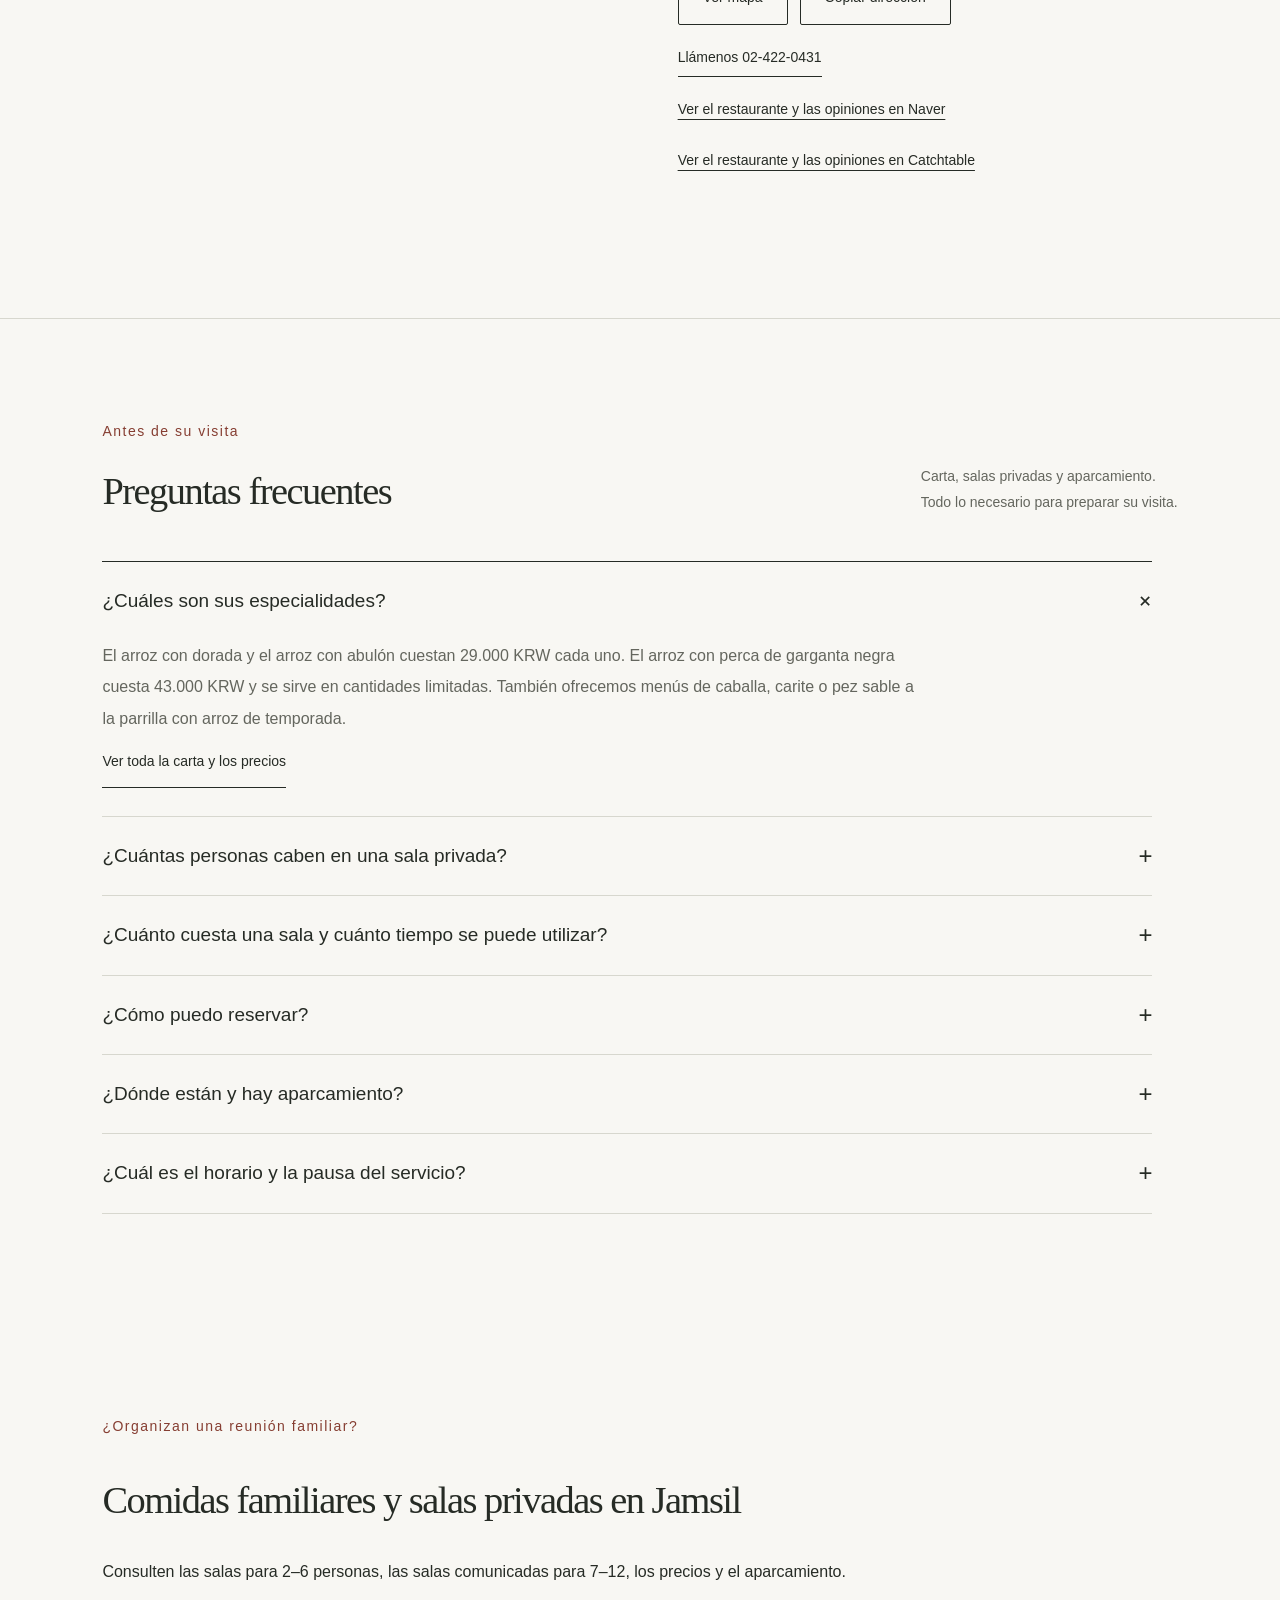
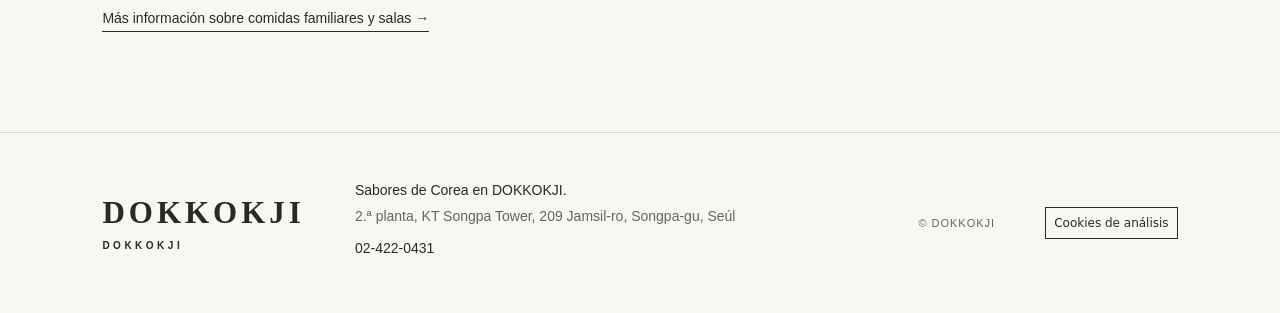
<file: es.html>
<!doctype html>
<html lang="es">
<head>
<meta charset="UTF-8"><meta name="viewport" content="width=device-width, initial-scale=1">
<title>Restaurante coreano en Jamsil, Seúl | DOKKOKJI</title>
<meta name="description" content="Restaurante coreano en Jamsil, Seúl: arroz en olla, pescado a la parrilla y salas privadas. Consulte la carta, los precios y reserve en DOKKOKJI.">
<meta name="google-site-verification" content="Vu-3N11SgKfQvH29XnWXmDh3lyxsL-SD8SIaQmwFXho">
<meta name="naver-site-verification" content="662a22f85c1d32d7477640e4b5ee16354c2f4d14">
<meta name="naver-site-verification" content="190e2471f918f8c453615e11dd04787824fd91c0">
<meta name="theme-color" content="#f5f3ee">

<link rel="stylesheet" href="/style.css?v=20261023-hall">
<link rel="canonical" href="https://dokkokji.com/es">
<meta property="og:type" content="website">
<meta property="og:site_name" content="도꼭지">
<meta property="og:title" content="Restaurante coreano en Jamsil, Seúl | DOKKOKJI">
<meta property="og:description" content="Restaurante coreano en Jamsil, Seúl: arroz en olla, pescado a la parrilla y salas privadas. Consulte la carta, los precios y reserve en DOKKOKJI.">
<meta property="og:url" content="https://dokkokji.com/es">
<meta property="og:image" content="https://dokkokji.com/assets/hero-optimized.jpg">
<meta property="og:locale" content="es_ES">
<script type="application/ld+json">{"@context":"https://schema.org","@graph":[{"@type":"WebPage","@id":"https://dokkokji.com/es#webpage","url":"https://dokkokji.com/es","name":"Restaurante coreano en Jamsil, Seúl | DOKKOKJI","description":"Restaurante coreano en Jamsil, Seúl: arroz en olla, pescado a la parrilla y salas privadas. Consulte la carta, los precios y reserve en DOKKOKJI.","inLanguage":"es","isPartOf":{"@id":"https://dokkokji.com/#website"},"about":{"@id":"https://dokkokji.com/#restaurant"}},{"@type":"WebSite","@id":"https://dokkokji.com/#website","url":"https://dokkokji.com/","name":"DOKKOKJI","alternateName":"DOKKOKJI","inLanguage":["ko","en","ja","zh-Hans","es","fr"]},{"@type":"Restaurant","@id":"https://dokkokji.com/#restaurant","name":"DOKKOKJI","alternateName":["DOKKOKJI","DOKKOKJI KT Songpa Tower"],"url":"https://dokkokji.com/","image":"https://dokkokji.com/assets/hero-optimized.jpg","description":"Restaurante coreano en Jamsil, Seúl. Arroz en olla, pescado a la parrilla, salas privadas para 2–12 personas y 2 horas de aparcamiento gratuito en KT Songpa Tower.","servesCuisine":"Cocina coreana","address":{"@type":"PostalAddress","streetAddress":"2.ª planta, KT Songpa Tower, 209 Jamsil-ro","addressLocality":"Songpa-gu","addressRegion":"Seúl","postalCode":"05552","addressCountry":"KR"},"menu":"https://dokkokji.com/es#menu","hasMap":"https://place.map.kakao.com/1709637542","acceptsReservations":true,"openingHoursSpecification":[{"@type":"OpeningHoursSpecification","dayOfWeek":["Monday","Tuesday","Wednesday","Thursday","Friday","Saturday","Sunday"],"opens":"11:00","closes":"15:00"},{"@type":"OpeningHoursSpecification","dayOfWeek":["Sunday","Monday","Tuesday","Wednesday","Thursday"],"opens":"17:00","closes":"21:20"},{"@type":"OpeningHoursSpecification","dayOfWeek":["Friday","Saturday"],"opens":"17:00","closes":"22:00"}],"hasMenu":{"@id":"https://dokkokji.com/es#menu"},"telephone":"+82-2-422-0431","sameAs":["https://m.place.naver.com/restaurant/1516910163/home","https://app.catchtable.co.kr/ct/shop/dokkokji_songpatower","https://place.map.kakao.com/1709637542","https://pf.kakao.com/_xhxnsNG"]},{"@type":"Menu","@id":"https://dokkokji.com/es#menu","url":"https://dokkokji.com/es#menu","name":"Carta de DOKKOKJI","inLanguage":"es","hasMenuSection":[{"@type":"MenuSection","@id":"https://dokkokji.com/es#rice-menu","name":"Arroces de la casa","hasMenuItem":[{"@type":"MenuItem","name":"Arroz en olla con perca de garganta negra","offers":{"@type":"Offer","price":"43000","priceCurrency":"KRW"},"description":"Unidades limitadas"},{"@type":"MenuItem","name":"Arroz en olla con dorada y abulón","offers":{"@type":"Offer","price":"35000","priceCurrency":"KRW"}},{"@type":"MenuItem","name":"Arroz en olla con dorada","offers":{"@type":"Offer","price":"29000","priceCurrency":"KRW"}},{"@type":"MenuItem","name":"Arroz en olla con abulón","offers":{"@type":"Offer","price":"29000","priceCurrency":"KRW"}}]},{"@type":"MenuSection","@id":"https://dokkokji.com/es#meal-menu","name":"Parrilla y menús","hasMenuItem":[{"@type":"MenuItem","name":"Caballa a la parrilla + arroz de temporada","offers":{"@type":"Offer","price":"29000","priceCurrency":"KRW"}},{"@type":"MenuItem","name":"Carite grande a la parrilla + arroz de temporada","offers":{"@type":"Offer","price":"31000","priceCurrency":"KRW"}},{"@type":"MenuItem","name":"Huevas de abadejo a la parrilla + arroz de temporada","offers":{"@type":"Offer","price":"30000","priceCurrency":"KRW"}},{"@type":"MenuItem","name":"Cerdo salteado picante + arroz de temporada","offers":{"@type":"Offer","price":"29000","priceCurrency":"KRW"}},{"@type":"MenuItem","name":"Pez sable de Corea a la parrilla + arroz de temporada","offers":{"@type":"Offer","price":"49000","priceCurrency":"KRW"}},{"@type":"MenuItem","name":"Pulpo salteado picante + arroz de temporada","offers":{"@type":"Offer","price":"34000","priceCurrency":"KRW"}}]},{"@type":"MenuSection","@id":"https://dokkokji.com/es#share-menu","name":"Una mesa para dos","hasMenuItem":[{"@type":"MenuItem","name":"Menú de perca a la parrilla y cerdo picante","offers":{"@type":"Offer","price":"95000","priceCurrency":"KRW"},"description":"1 perca entera a la parrilla + cerdo picante + 2 arroces de temporada"},{"@type":"MenuItem","name":"Menú de perca a la parrilla y pulpo picante","offers":{"@type":"Offer","price":"108000","priceCurrency":"KRW"},"description":"1 perca entera a la parrilla + pulpo picante + 2 arroces de temporada"}]},{"@type":"MenuSection","@id":"https://dokkokji.com/es#dish-menu","name":"Platos a la carta","hasMenuItem":[{"@type":"MenuItem","name":"Sashimi de temporada, 5 variedades A","offers":{"@type":"Offer","price":"70000","priceCurrency":"KRW"},"description":"Solo en la cena · Unidades limitadas"},{"@type":"MenuItem","name":"Sashimi de temporada, 5 variedades B","offers":{"@type":"Offer","price":"80000","priceCurrency":"KRW"},"description":"Solo en la cena · Unidades limitadas"},{"@type":"MenuItem","name":"Pez sable de Corea guisado en salsa picante","offers":{"@type":"Offer","price":"72000","priceCurrency":"KRW"}},{"@type":"MenuItem","name":"Cabeza de dorada guisada","offers":{"@type":"Offer","price":"48000","priceCurrency":"KRW"}},{"@type":"MenuItem","name":"Perca de garganta negra a la parrilla","offers":{"@type":"Offer","price":"75000","priceCurrency":"KRW"}}],"description":"Los platos a la carta no incluyen arroz en olla."},{"@type":"MenuSection","@id":"https://dokkokji.com/es#extra-menu","name":"Extras y cambios de arroz","hasMenuItem":[{"@type":"MenuItem","name":"Caballa a la parrilla","offers":{"@type":"Offer","price":"14000","priceCurrency":"KRW"}},{"@type":"MenuItem","name":"Carite grande a la parrilla","offers":{"@type":"Offer","price":"19000","priceCurrency":"KRW"}},{"@type":"MenuItem","name":"Pez sable de Corea a la parrilla","offers":{"@type":"Offer","price":"39000","priceCurrency":"KRW"},"description":"Pez sable de Jeju o Mokpo"},{"@type":"MenuItem","name":"Huevas de abadejo a la parrilla","offers":{"@type":"Offer","price":"17000","priceCurrency":"KRW"}},{"@type":"MenuItem","name":"Pulpo salteado picante","offers":{"@type":"Offer","price":"23000","priceCurrency":"KRW"}},{"@type":"MenuItem","name":"Cerdo salteado picante","offers":{"@type":"Offer","price":"14000","priceCurrency":"KRW"}},{"@type":"MenuItem","name":"Arroz en olla con verduras de temporada","offers":{"@type":"Offer","price":"10000","priceCurrency":"KRW"}}],"description":"Los extras están disponibles al pedir un arroz de la casa, un menú o un plato a la carta. Cambio de arroz en los menús de pez sable, pulpo y perca: abulón o dorada +15.000 KRW / dorada y abulón +19.000 KRW / perca +30.000 KRW"}]},{"@type":"FAQPage","@id":"https://dokkokji.com/es#faq","inLanguage":"es","mainEntity":[{"@type":"Question","name":"¿Cuáles son sus especialidades?","acceptedAnswer":{"@type":"Answer","text":"El arroz con dorada y el arroz con abulón cuestan 29.000 KRW cada uno. El arroz con perca de garganta negra cuesta 43.000 KRW y se sirve en cantidades limitadas. También ofrecemos menús de caballa, carite o pez sable a la parrilla con arroz de temporada."}},{"@type":"Question","name":"¿Cuántas personas caben en una sala privada?","acceptedAnswer":{"@type":"Answer","text":"Las salas privadas admiten de 2 a 6 personas. Las salas 1 y 2 pueden comunicarse para reunir hasta 12 personas. Confirmen la disponibilidad para la fecha y el tamaño de su grupo al reservar."}},{"@type":"Question","name":"¿Cuánto cuesta una sala y cuánto tiempo se puede utilizar?","acceptedAnswer":{"@type":"Answer","text":"Una sala cuesta 20.000 KRW; las salas 1 y 2 comunicadas cuestan 30.000 KRW. El uso de la sala se cobra aparte de la comida y dura 90 minutos."}},{"@type":"Question","name":"¿Cómo puedo reservar?","acceptedAnswer":{"@type":"Answer","text":"Elijan la fecha y el número de personas en Naver Booking o Catchtable. Comprueben la notificación de confirmación tras solicitar la reserva. Las reservas en línea están disponibles las 24 horas; por teléfono, a diario desde las 10:00. Para salas comunicadas de 7–12 personas, llamen al +82-2-422-0431 para consultar la disponibilidad."}},{"@type":"Question","name":"¿Dónde están y hay aparcamiento?","acceptedAnswer":{"@type":"Answer","text":"Estamos en la segunda planta de KT Songpa Tower, 209 Jamsil-ro, Songpa-gu, Seúl. El aparcamiento de KT Songpa Tower ofrece 2 horas gratuitas."}},{"@type":"Question","name":"¿Cuál es el horario y la pausa del servicio?","acceptedAnswer":{"@type":"Answer","text":"Abrimos de domingo a jueves de 11:00 a 21:20, y viernes y sábado de 11:00 a 22:00. La pausa diaria es de 15:00 a 17:00. El último pedido es a las 20:40 de domingo a jueves y a las 21:00 viernes y sábado. Confirmen el horario de los días festivos al reservar."}}]}]}</script>

<link rel="alternate" hreflang="ko" href="https://dokkokji.com/">
<link rel="alternate" hreflang="es" href="https://dokkokji.com/es">
<link rel="alternate" hreflang="x-default" href="https://dokkokji.com/">
<link rel="alternate" hreflang="fr" href="https://dokkokji.com/fr">
<link rel="shortcut icon" href="https://dokkokji.com/favicon.ico">
<link rel="icon" type="image/png" sizes="192x192" href="https://dokkokji.com/favicon.png">
<link rel="apple-touch-icon" href="https://dokkokji.com/favicon.png">
<link rel="stylesheet" href="/analytics.css?v=20261027">
</head>
<body>
<a class="skip" href="#main">Saltar al contenido</a>
<header class="header"><a class="wordmark" href="#" aria-label="Inicio de DOKKOKJI">DOKKOKJI<span>DOKKOKJI</span></a><nav aria-label="Navegación principal"><a href="#story">DOKKOKJI</a><a href="#menu">Carta</a><a href="#space">Espacios</a><a href="#visit">Cómo llegar</a><a href="#membership">Membresía</a></nav><a class="nav-reserve" href="#reservation">Reservas</a></header><nav class="language-switch" aria-label="Idioma"><a href="/" lang="ko" hreflang="ko">한국어</a><a href="/?lang=en" lang="en">EN</a><a href="/?lang=zh" lang="zh-Hans">中文</a><a href="/?lang=ja" lang="ja">日本語</a><a href="/es" lang="es" hreflang="es" aria-current="page">Español</a><a href="/fr" lang="fr" hreflang="fr">Français</a></nav><nav class="mobile-nav" aria-label="Navegación móvil"><a href="#menu">Carta</a><a href="#space">Espacios</a><a href="#reservation">Salas privadas</a><a href="#visit">Cómo llegar</a></nav>
<main id="main"><section class="hero" aria-labelledby="hero-title"><div class="hero-copy"><p class="eyebrow">Cocina coreana en Jamsil · Arroz en olla y pescado a la parrilla</p><h1 id="hero-title">En Jamsil,<br>Arroz en olla y pescado a la parrilla,<br><em>DOKKOKJI.</em></h1><p class="hero-description">Arroz en olla con dorada y perca de garganta negra a la parrilla. <br>Arroz recién hecho y pescado para compartir la mesa.</p><p class="hero-facts"><span>Arroz con dorada o abulón · 29.000 KRW cada uno</span><br><span>Salas para 2–12 personas · 2 horas de aparcamiento gratuito</span></p><div class="hero-actions"><a class="button primary" href="#reservation">Reservas</a><a class="text-link" href="#menu">Descubra nuestra carta</a></div><a class="membership-spotlight" href="#membership"><span class="membership-spotlight-label">Membresía</span><strong>Más motivos para volver a DOKKOKJI</strong><span class="membership-spotlight-arrow" aria-hidden="true">↗</span></a><span class="hero-bottom">DOKKOKJI · KOREAN DINING</span></div><div class="hero-image"><img src="/assets/hero-optimized.jpg" srcset="/assets/hero-640.jpg 640w, /assets/hero-960.jpg 960w, /assets/hero-optimized.jpg 1800w" sizes="(max-width: 760px) 94vw, 58vw" decoding="async" alt="Arroz en olla, pescado a la parrilla y guarniciones de DOKKOKJI" fetchpriority="high" width="1800" height="1007"><span class="image-label">Una comida reconfortante en cada olla</span></div></section>
<div class="intro-strip"><span>Arroz con dorada · Perca de garganta negra a la parrilla</span><span>Salas privadas para 2–12 personas</span><span>2 horas de aparcamiento gratuito</span></div>
<section class="section membership-section" id="membership" aria-labelledby="membership-title"><p class="eyebrow">Membresía</p><h2 id="membership-title">Más motivos para volver a DOKKOKJI</h2><p class="membership-intro">Una buena comida y un recuerdo para sus días especiales.</p><ol class="membership-steps"><li><h3>Regístrese al visitar el restaurante</h3><p>Durante su visita, abra el enlace QR del local e introduzca su número de móvil. Los socios acceden al registro de visita y los nuevos clientes al formulario de alta.</p></li><li><h3>Introduzca sus datos</h3><p>Introduzca su nombre y cumpleaños y revise las condiciones. El consentimiento para mensajes promocionales es opcional.</p></li><li><h3>Por último, añada nuestro canal de KakaoTalk</h3><p>Añada el canal de DOKKOKJI en KakaoTalk para recibir por este medio información sobre los beneficios de cumpleaños.</p></li></ol><p class="membership-condition">El registro no genera un vale de cumpleaños inmediato. Consulte con el personal las condiciones y la fecha de entrega.</p><div class="membership-actions"><a class="membership-primary" href="https://gourmetpass.co.kr/qr" target="_blank" rel="noopener">Registro y check-in durante su visita</a><a class="text-link" href="https://pf.kakao.com/_xhxnsNG" target="_blank" rel="noopener">Ver el canal de KakaoTalk</a></div><p class="membership-language">El formulario está en coreano. Si necesita ayuda para introducir su número de móvil, consulte con el personal.</p></section>
<section class="story section" id="story"><div><p class="eyebrow">En nuestra mesa</p><h2>Dorada, perca de garganta negra<br>y arroz recién hecho.</h2></div><div class="story-text"><p>Servimos cocina coreana, con arroz en olla y pescado a la parrilla como especialidades, en la segunda planta de KT Songpa Tower, en Jamsil, Seúl.</p><p>Arroz en olla con dorada, abulón o perca de garganta negra,<br class="desktop-break"> o pescado a la parrilla con arroz de verduras de temporada.</p><p>Servimos el arroz con mantequilla francesa Isigny<br class="desktop-break"> y algas coreanas tostadas en nuestra cocina.</p><div class="brand-sign"><img src="/assets/logo.png" alt="Logotipo de DOKKOKJI" width="709" height="709"></div></div></section>
<section class="menu-section section" id="menu"><div class="section-heading"><div><p class="eyebrow">Carta</p><h2>La mesa comienza con una olla</h2></div><p>Arroz en olla y pescado a la parrilla,<br>elija su combinación favorita.</p></div><div class="food-grid rice-gallery">
<article class="food-feature"><div class="rice-photo"><img src="/assets/rice-domi-optimized.jpg" srcset="/assets/rice-domi-640.jpg 640w, /assets/rice-domi-960.jpg 960w, /assets/rice-domi-optimized.jpg 1068w" sizes="(max-width: 760px) 86vw, 42vw" decoding="async" alt="Arroz en olla con dorada" loading="lazy" width="1072" height="1288"></div><div class="food-caption"><h3>Arroz en olla con dorada</h3><span>29.000 KRW</span></div><p>Dorada y arroz recién hecho, preparados en una misma olla.</p></article>
<article class="food-feature"><div class="rice-photo"><img src="/assets/rice-geumtae-optimized.jpg" srcset="/assets/rice-geumtae-640.jpg 640w, /assets/rice-geumtae-960.jpg 960w, /assets/rice-geumtae-optimized.jpg 1345w" sizes="(max-width: 760px) 86vw, 42vw" decoding="async" alt="Arroz en olla con perca de garganta negra" loading="lazy" width="1345" height="1342"></div><div class="food-caption"><h3>Arroz en olla con perca de garganta negra</h3><span>43.000 KRW</span></div><p>Arroz coronado con perca de garganta negra a la parrilla. Unidades limitadas.</p></article>
<article class="food-feature"><div class="rice-photo"><img src="/assets/rice-abalone-optimized.jpg" srcset="/assets/rice-abalone-640.jpg 640w, /assets/rice-abalone-960.jpg 960w, /assets/rice-abalone-optimized.jpg 1524w" sizes="(max-width: 760px) 86vw, 42vw" decoding="async" alt="Arroz en olla con abulón" loading="lazy" width="1524" height="1143"></div><div class="food-caption"><h3>Arroz en olla con abulón</h3><span>29.000 KRW</span></div><p>Arroz caliente con el delicado sabor del abulón.</p></article>
<article class="food-feature"><div class="rice-photo"><img src="/assets/rice-seasonal-optimized.jpg" srcset="/assets/rice-seasonal-640.jpg 640w, /assets/rice-seasonal-960.jpg 960w, /assets/rice-seasonal-optimized.jpg 1024w" sizes="(max-width: 760px) 86vw, 42vw" decoding="async" alt="Arroz en olla con verduras de temporada" loading="lazy" width="1024" height="1351"></div><div class="food-caption"><h3>Arroz en olla con verduras de temporada</h3><span>Como acompañamiento de los menús</span></div><p>Arroz de temporada para acompañar pescado a la parrilla, cerdo picante y otros platos.</p></article>
</div><p class="menu-note">El arroz en olla se sirve con mantequilla francesa Isigny y algas coreanas tostadas en nuestra cocina.<br>Incluimos una porción de mantequilla por cada dos personas. Cada porción adicional cuesta 1.000 KRW.</p><a class="text-link" href="/assets/menu-original.png" target="_blank" rel="noopener">Ver la carta original en coreano<span class="sr-only"> (nueva pestaña)</span></a><nav class="menu-shortcuts" aria-label="Categorías de la carta"><a href="#rice-menu">Arroces de la casa</a><a href="#meal-menu">Menús</a><a href="#share-menu">Menús para dos</a><a href="#dish-menu">A la carta</a><a href="#extra-menu">Extras</a></nav><div class="menu-list"><details id="rice-menu" open><summary><span>Arroces de la casa</span><span class="detail-mark" aria-hidden="true">+</span></summary><dl class="menu-items"><div><dt>Arroz en olla con perca de garganta negra <small>Unidades limitadas</small></dt><dd>43,000</dd></div><div><dt>Arroz en olla con dorada y abulón</dt><dd>35,000</dd></div><div><dt>Arroz en olla con dorada</dt><dd>29,000</dd></div><div><dt>Arroz en olla con abulón</dt><dd>29,000</dd></div></dl></details>
<details id="meal-menu"><summary><span>Parrilla y menús</span><span class="detail-mark" aria-hidden="true">+</span></summary><dl class="menu-items"><div><dt>Caballa a la parrilla + arroz de temporada</dt><dd>29,000</dd></div><div><dt>Carite grande a la parrilla + arroz de temporada</dt><dd>31,000</dd></div><div><dt>Huevas de abadejo a la parrilla + arroz de temporada</dt><dd>30,000</dd></div><div><dt>Cerdo salteado picante + arroz de temporada</dt><dd>29,000</dd></div><div><dt>Pez sable de Corea a la parrilla + arroz de temporada</dt><dd>49,000</dd></div><div><dt>Pulpo salteado picante + arroz de temporada</dt><dd>34,000</dd></div></dl></details>
<details id="share-menu"><summary><span>Una mesa para dos</span><span class="detail-mark" aria-hidden="true">+</span></summary><dl class="menu-items"><div><dt>Menú de perca a la parrilla y cerdo picante<small>1 perca entera a la parrilla + cerdo picante + 2 arroces de temporada</small></dt><dd>95,000</dd></div><div><dt>Menú de perca a la parrilla y pulpo picante<small>1 perca entera a la parrilla + pulpo picante + 2 arroces de temporada</small></dt><dd>108,000</dd></div></dl></details>
<details id="dish-menu"><summary><span>Platos a la carta</span><span class="detail-mark" aria-hidden="true">+</span></summary><dl class="menu-items"><div><dt>Sashimi de temporada, 5 variedades A / B<small>Solo en la cena · Unidades limitadas</small></dt><dd>70,000 / 80,000</dd></div><div><dt>Pez sable de Corea guisado en salsa picante</dt><dd>72,000</dd></div><div><dt>Cabeza de dorada guisada</dt><dd>48,000</dd></div><div><dt>Perca de garganta negra a la parrilla</dt><dd>75,000</dd></div></dl><p class="menu-note">Los platos a la carta no incluyen arroz en olla.</p></details>
<details id="extra-menu"><summary><span>Extras y cambios de arroz</span><span class="detail-mark" aria-hidden="true">+</span></summary><dl class="menu-items"><div><dt>Caballa a la parrilla</dt><dd>14,000</dd></div><div><dt>Carite grande a la parrilla</dt><dd>19,000</dd></div><div><dt>Pez sable de Corea a la parrilla<small>Pez sable de Jeju o Mokpo</small></dt><dd>39,000</dd></div><div><dt>Huevas de abadejo a la parrilla</dt><dd>17,000</dd></div><div><dt>Pulpo salteado picante</dt><dd>23,000</dd></div><div><dt>Cerdo salteado picante</dt><dd>14,000</dd></div><div><dt>Arroz en olla con verduras de temporada</dt><dd>10,000</dd></div></dl><p class="menu-note">Los extras están disponibles al pedir un arroz de la casa, un menú o un plato a la carta.</p><p class="menu-note">Cambio de arroz en los menús de pez sable, pulpo y perca: abulón o dorada +15.000 KRW / dorada y abulón +19.000 KRW / perca +30.000 KRW</p></details><p class="price-unit">Todos los precios en wones coreanos (KRW)</p></div><div class="booking-actions menu-booking" data-placement="menu"><p>¿Ya ha elegido su menú?</p><a class="button primary" href="https://m.place.naver.com/restaurant/1516910163/booking" target="_blank" rel="noopener" referrerpolicy="origin">Reservar en Naver</a><a class="button primary" href="https://app.catchtable.co.kr/ct/shop/dokkokji_songpatower" target="_blank" rel="noopener" referrerpolicy="origin">Reservar en Catchtable</a></div></section>
<section id="kitchen" class="photo-story section" aria-label="Platos de DOKKOKJI"><div class="section-heading"><div><p class="eyebrow">De la cocina a la mesa</p><h2>Preparamos cada olla,<br>servimos cada mesa.</h2></div></div><div class="photo-pair"><figure><video controls muted playsinline preload="none" poster="/assets/food-poster-table-optimized.jpg" aria-label="Pescado a la parrilla y arroz en olla, vídeo de 11 segundos sin sonido"><source src="/assets/food-story.mp4" type="video/mp4">Su navegador no permite reproducir este vídeo.</video><figcaption>Del pescado a la parrilla al arroz recién hecho · 11 s · Sin sonido</figcaption></figure><figure><img src="/assets/kitchen-at-work-clean-v2-optimized.jpg" srcset="/assets/kitchen-at-work-clean-v2-640.jpg 640w, /assets/kitchen-at-work-clean-v2-960.jpg 960w, /assets/kitchen-at-work-clean-v2-optimized.jpg 1672w" sizes="(max-width: 760px) 86vw, 42vw" decoding="async" alt="Cocineros preparando arroz en olla" loading="lazy" width="1280" height="720"><figcaption>Preparando arroz en nuestra cocina</figcaption></figure></div></section><section class="hall-dining section" id="team" aria-labelledby="hall-title"><div class="hall-card"><a class="hall-food" href="#menu"><img src="/assets/rice-domi-optimized.jpg" alt="Arroz con dorada" width="1067" height="1288" loading="lazy"></a><div class="hall-copy"><p class="eyebrow">Jamsil · Comedor principal</p><h2 id="hall-title">Almuerzo con colegas, cena para dos</h2><p>Comparta un arroz en olla caliente en nuestro comedor principal de Jamsil.</p><p class="hall-price">Arroz con dorada o abulón · 29.000 KRW por plato</p><a class="button primary" href="#reservation">Menú y reservas</a><p class="hall-note">Compruebe la fecha, el número de personas y la opción del comedor al reservar. No se garantiza una mesa específica.</p></div></div></section><section class="space-section" id="space"><div class="space-photo"><video controls muted playsinline preload="none" poster="/assets/hall-optimized.jpg" aria-label="Salas privadas y comedor, vídeo de 15 segundos sin sonido"><source src="/assets/space-tour.mp4" type="video/mp4">Su navegador no permite reproducir este vídeo. <a href="/assets/space-tour.mp4">Ver vídeo de los espacios</a></video><p class="video-caption">Salas privadas y comedor · 15 s · Sin sonido</p></div><div class="space-copy"><p class="eyebrow">Un espacio para compartir</p><h2>Siéntense juntos,<br>disfruten del momento.</h2><p>Desde una comida para dos hasta una reunión familiar.<br>Elijan una sala para su grupo<br>y compartan una comida con tranquilidad.</p><div class="room-numbers"><div><strong>3</strong><span>salas privadas</span></div><div><strong>2–12</strong><span>personas</span></div><div><strong>90</strong><span>minutos</span></div></div><a class="text-link" href="#reservation">Información sobre las salas privadas</a></div></section>
<section class="reservation section" id="reservation"><div><p class="eyebrow">Reservas</p><h2>Su mesa<br>les espera.</h2><a class="text-link faq-shortcut" href="#faq">Preguntas antes de su visita</a><p>Elijan la fecha y el número de personas.<br>Reserven a través de Naver o Catchtable.</p><div class="booking-actions"><a class="button primary naver-booking" href="https://m.place.naver.com/restaurant/1516910163/booking" target="_blank" rel="noopener" referrerpolicy="origin">Reservar en Naver<span class="sr-only"> (nueva pestaña)</span></a><a class="button primary" href="https://app.catchtable.co.kr/ct/shop/dokkokji_songpatower" target="_blank" rel="noopener" referrerpolicy="origin">Reservar en Catchtable <span class="sr-only">(nueva pestaña)</span></a></div><p class="booking-confirmation">Después de solicitar la reserva, comprueben la notificación de confirmación del servicio utilizado.</p><p class="group-booking">Para las salas comunicadas de 7–12 personas, llamen para consultar la disponibilidad.</p><a class="button phone-link" href="tel:+8224220431"><span>Llámenos</span>&nbsp; 02-422-0431</a><p id="booking-language-note" class="reservation-note">El servicio de reservas puede mostrarse en otro idioma.</p><p class="reservation-note">Las reservas en línea están disponibles las 24 horas.<br>Las reservas por teléfono se atienden a diario desde las 10:00.</p></div><div class="reservation-info"><img class="room-photo" src="/assets/room-connected-optimized.jpg" srcset="/assets/room-connected-640.jpg 640w, /assets/room-connected-960.jpg 960w, /assets/room-connected-optimized.jpg 1280w" sizes="(max-width: 760px) 86vw, 42vw" decoding="async" alt="Salas privadas comunicadas" loading="lazy" width="1280" height="720"><h3>Información sobre las salas privadas</h3><dl><div><dt>Una sala privada</dt><dd>Hasta 6 personas · 20.000 KRW</dd></div><div><dt>Salas 1 y 2 comunicadas</dt><dd>Hasta 12 personas · 30.000 KRW</dd></div><div><dt>Condiciones de uso</dt><dd>Desde 2 personas · 90 minutos</dd></div></dl><p>El uso de la sala se cobra aparte de la comida.<br>Confirmen sus preferencias de asiento al reservar.</p></div></section>
<section class="visit section" id="visit"><div class="section-heading"><div><p class="eyebrow">Cómo llegar</p><h2>Nos vemos en Jamsil</h2></div><p>209 Jamsil-ro, Songpa-gu, Seúl<br>KT Songpa Tower, 2.ª planta</p></div><div class="visit-grid"><img src="/assets/entrance-wide-clean-optimized.jpg" srcset="/assets/entrance-wide-clean-640.jpg 640w, /assets/entrance-wide-clean-960.jpg 960w, /assets/entrance-wide-clean-optimized.jpg 1646w" sizes="(max-width: 760px) 86vw, 42vw" decoding="async" alt="Entrada y letrero de DOKKOKJI" loading="lazy" width="1800" height="1007"><div class="visit-details"><p class="arrival-note">Estamos cerca de la salida 10 de la estación de Jamsil, en la segunda planta de KT Songpa Tower (edificio Sofitel), junto a la oficina del distrito de Songpa-gu.</p><h3>Horario</h3><dl><div><dt>Domingo a jueves</dt><dd>11:00–21:20</dd></div><div><dt>Viernes y sábado</dt><dd>11:00–22:00</dd></div><div><dt>Pausa del servicio</dt><dd>Todos los días, 15:00–17:00</dd></div><div><dt>Último pedido</dt><dd>Dom–jue 20:40 / vie–sáb 21:00</dd></div></dl><p class="visit-note">Cerrado el día del Año Nuevo lunar coreano y de Chuseok, y la víspera de ambos.<br>Confirmen el horario de los días festivos al reservar.</p><div class="parking"><strong>2 horas de aparcamiento gratuito</strong><span>Plantas subterráneas B3 y B4</span></div><div class="visit-actions"><a class="button" href="https://place.map.kakao.com/1709637542" target="_blank" rel="noopener noreferrer">Ver mapa<span class="sr-only"> (nueva pestaña)</span></a><button class="button" id="copy-address" type="button">Copiar dirección</button></div><a class="text-link visit-phone" href="tel:+8224220431"><span>Llámenos</span> 02-422-0431</a><div class="review-links"><a href="https://m.place.naver.com/restaurant/1516910163/home" target="_blank" rel="noopener noreferrer"><span>Ver el restaurante y las opiniones en Naver</span><span class="sr-only"> (nueva pestaña)</span></a><a href="https://app.catchtable.co.kr/ct/shop/dokkokji_songpatower" target="_blank" rel="noopener" referrerpolicy="origin"><span>Ver el restaurante y las opiniones en Catchtable</span><span class="sr-only"> (nueva pestaña)</span></a></div><p id="copy-status" class="copy-status" role="status" aria-live="polite"></p></div></div></section>

<section class="faq-section section" id="faq" aria-labelledby="faq-title">
  <div class="section-heading"><div><p class="eyebrow">Antes de su visita</p><h2 id="faq-title">Preguntas frecuentes</h2></div><p>Carta, salas privadas y aparcamiento.<br>Todo lo necesario para preparar su visita.</p></div>
  <div class="faq-list">
    <details open><summary><span>¿Cuáles son sus especialidades?</span><span class="detail-mark" aria-hidden="true">+</span></summary><div class="faq-answer"><p>El arroz con dorada y el arroz con abulón cuestan 29.000 KRW cada uno. El arroz con perca de garganta negra cuesta 43.000 KRW y se sirve en cantidades limitadas. También ofrecemos menús de caballa, carite o pez sable a la parrilla con arroz de temporada.</p><a class="text-link" href="#menu">Ver toda la carta y los precios</a></div></details>
    <details><summary><span>¿Cuántas personas caben en una sala privada?</span><span class="detail-mark" aria-hidden="true">+</span></summary><div class="faq-answer"><p>Las salas privadas admiten de 2 a 6 personas. Las salas 1 y 2 pueden comunicarse para reunir hasta 12 personas. Confirmen la disponibilidad para la fecha y el tamaño de su grupo al reservar.</p></div></details>
    <details><summary><span>¿Cuánto cuesta una sala y cuánto tiempo se puede utilizar?</span><span class="detail-mark" aria-hidden="true">+</span></summary><div class="faq-answer"><p>Una sala cuesta 20.000 KRW; las salas 1 y 2 comunicadas cuestan 30.000 KRW. El uso de la sala se cobra aparte de la comida y dura 90 minutos.</p></div></details>
    <details><summary><span>¿Cómo puedo reservar?</span><span class="detail-mark" aria-hidden="true">+</span></summary><div class="faq-answer"><p>Elijan la fecha y el número de personas en Naver Booking o Catchtable. Comprueben la notificación de confirmación tras solicitar la reserva. Las reservas en línea están disponibles las 24 horas; por teléfono, a diario desde las 10:00. Para salas comunicadas de 7–12 personas, llamen al +82-2-422-0431 para consultar la disponibilidad.</p><a class="text-link" href="#reservation">Ver opciones de reserva</a></div></details>
    <details><summary><span>¿Dónde están y hay aparcamiento?</span><span class="detail-mark" aria-hidden="true">+</span></summary><div class="faq-answer"><p>Estamos en la segunda planta de KT Songpa Tower, 209 Jamsil-ro, Songpa-gu, Seúl. El aparcamiento de KT Songpa Tower ofrece 2 horas gratuitas.</p><a class="text-link" href="#visit">Ver ubicación y mapa</a></div></details>
    <details><summary><span>¿Cuál es el horario y la pausa del servicio?</span><span class="detail-mark" aria-hidden="true">+</span></summary><div class="faq-answer"><p>Abrimos de domingo a jueves de 11:00 a 21:20, y viernes y sábado de 11:00 a 22:00. La pausa diaria es de 15:00 a 17:00. El último pedido es a las 20:40 de domingo a jueves y a las 21:00 viernes y sábado. Confirmen el horario de los días festivos al reservar.</p></div></details>
  </div>
</section>
<section class="section family-guide-link" aria-labelledby="family-guide-title"><p class="eyebrow">¿Organizan una reunión familiar?</p><h2 id="family-guide-title">Comidas familiares y salas privadas en Jamsil</h2><p>Consulten las salas para 2–6 personas, las salas comunicadas para 7–12, los precios y el aparcamiento.</p><a class="text-link" href="/es/family-dining">Más información sobre comidas familiares y salas →</a></section>
</main><footer><a class="wordmark" href="#">DOKKOKJI<span>DOKKOKJI</span></a><p>Sabores de Corea en DOKKOKJI.<br><span>2.ª planta, KT Songpa Tower, 209 Jamsil-ro, Songpa-gu, Seúl</span><br><a href="tel:+8224220431">02-422-0431</a></p><span class="copyright">© DOKKOKJI</span></footer><div class="mobile-bar"><a href="#menu">Ver carta</a><a href="#reservation">Reservar en línea</a></div>
<!-- Cloudflare Web Analytics -->
<script type="module" src="https://static.cloudflareinsights.com/beacon.min.js" data-cf-beacon='{"token":"f913962047d74f66bae2336820825638"}'></script>
<!-- End Cloudflare Web Analytics -->
<script src="/spanish-page.js?v=20261021-seo"></script><script src="/app.js?v=20261021-seo"></script><script src="/conversion.js?v=20261030-kakao" defer></script></body></html>
</file>
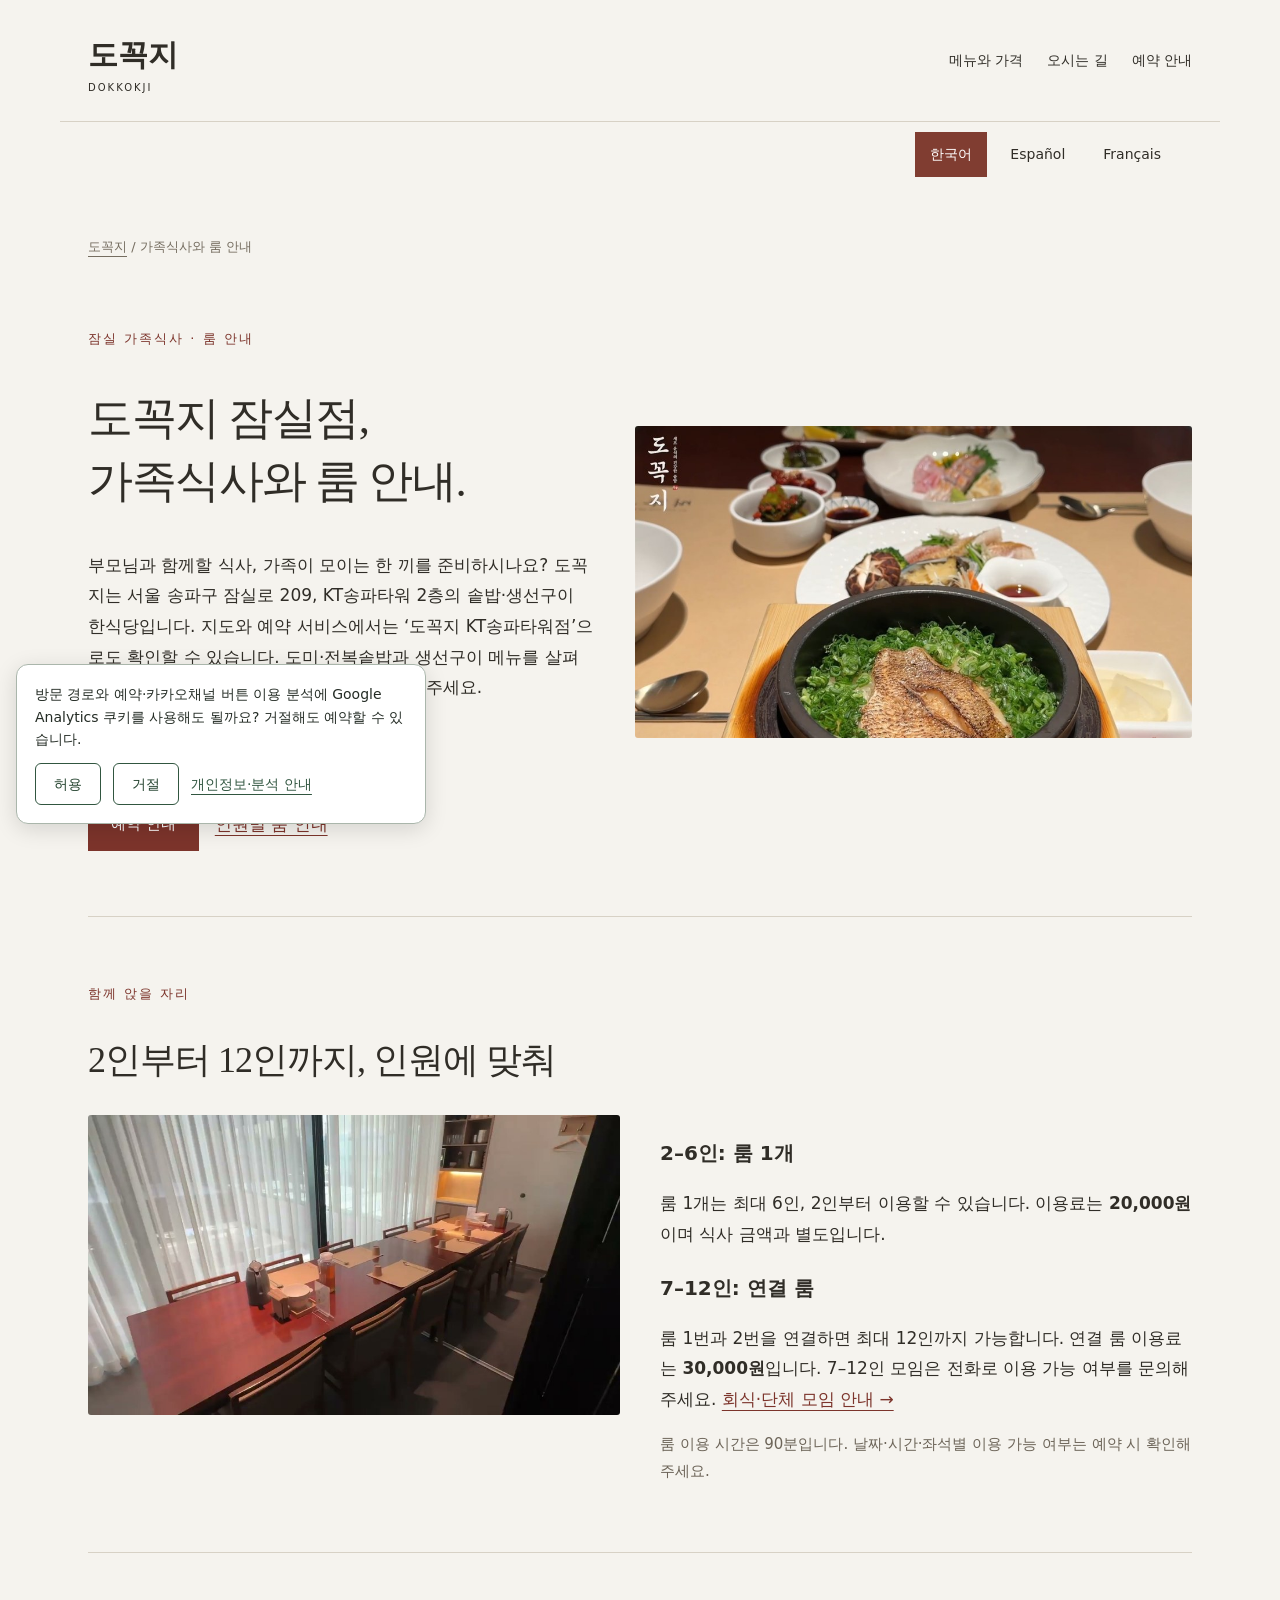
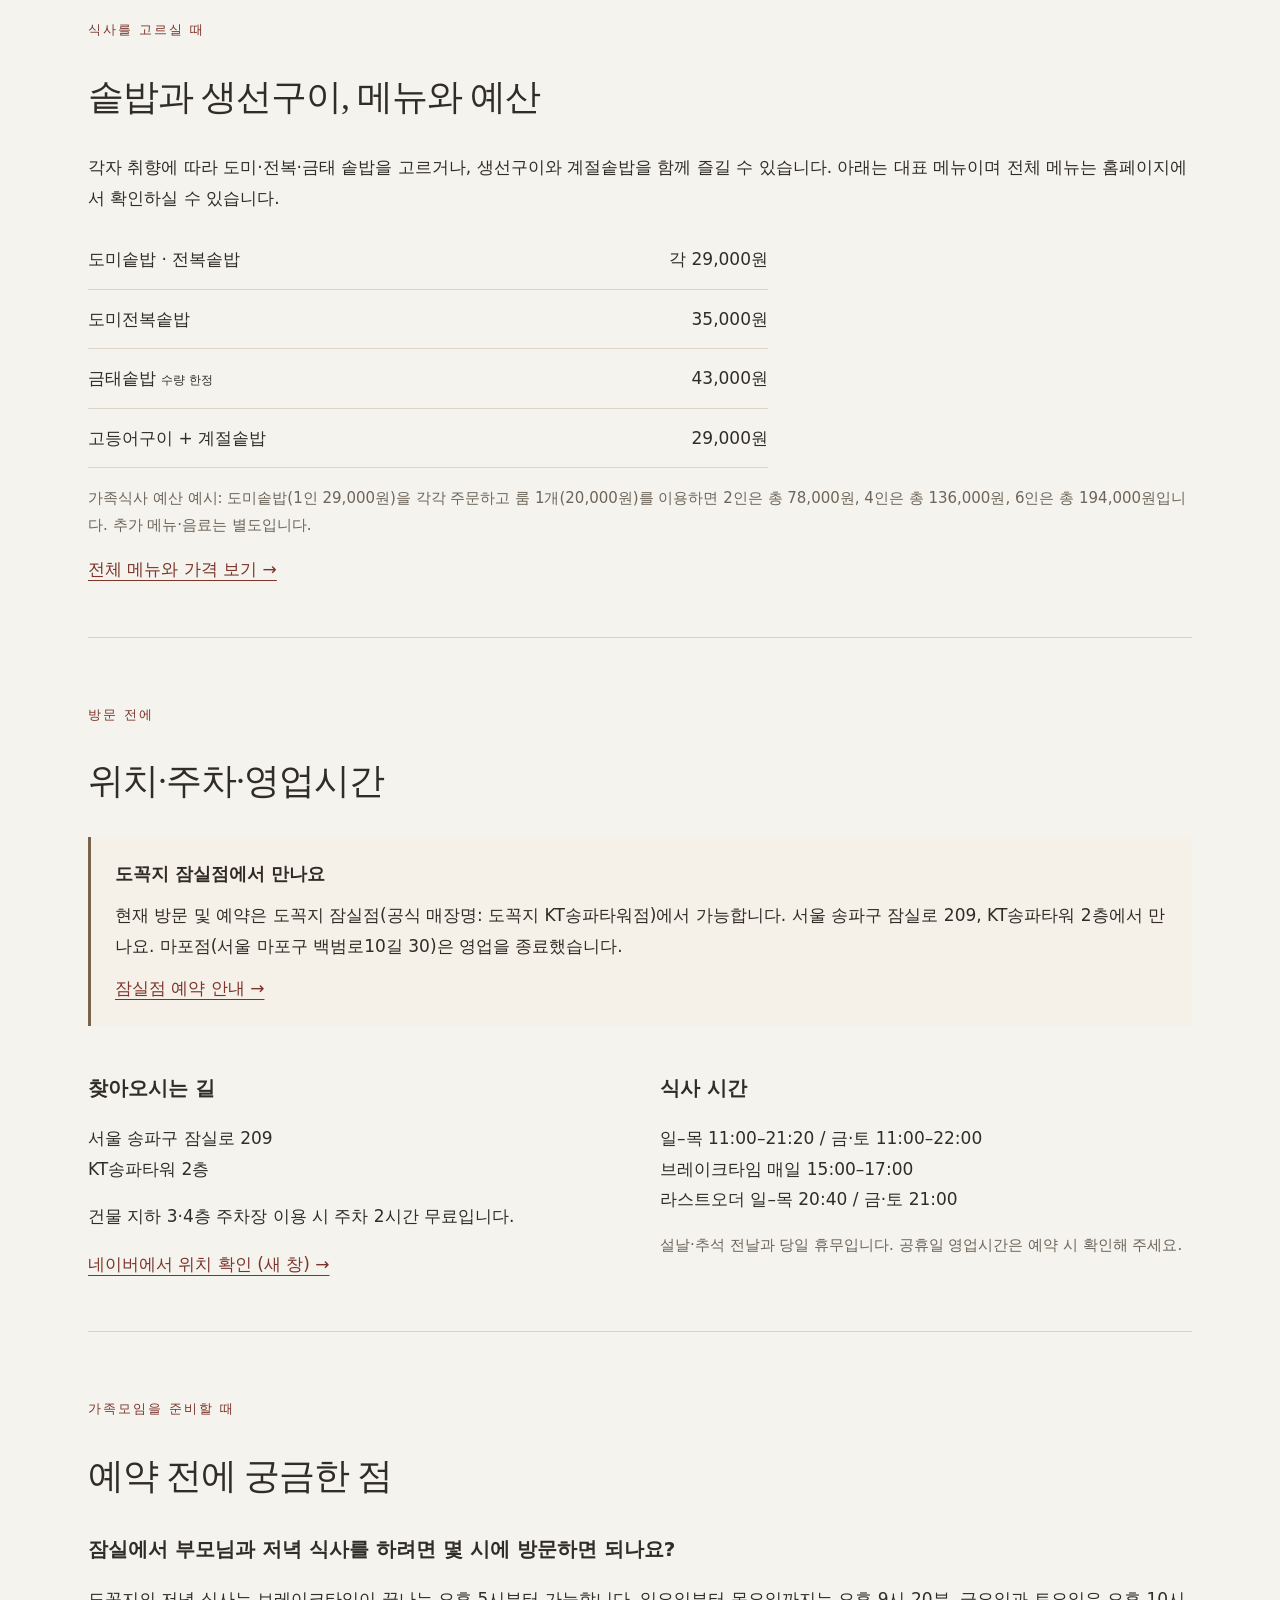
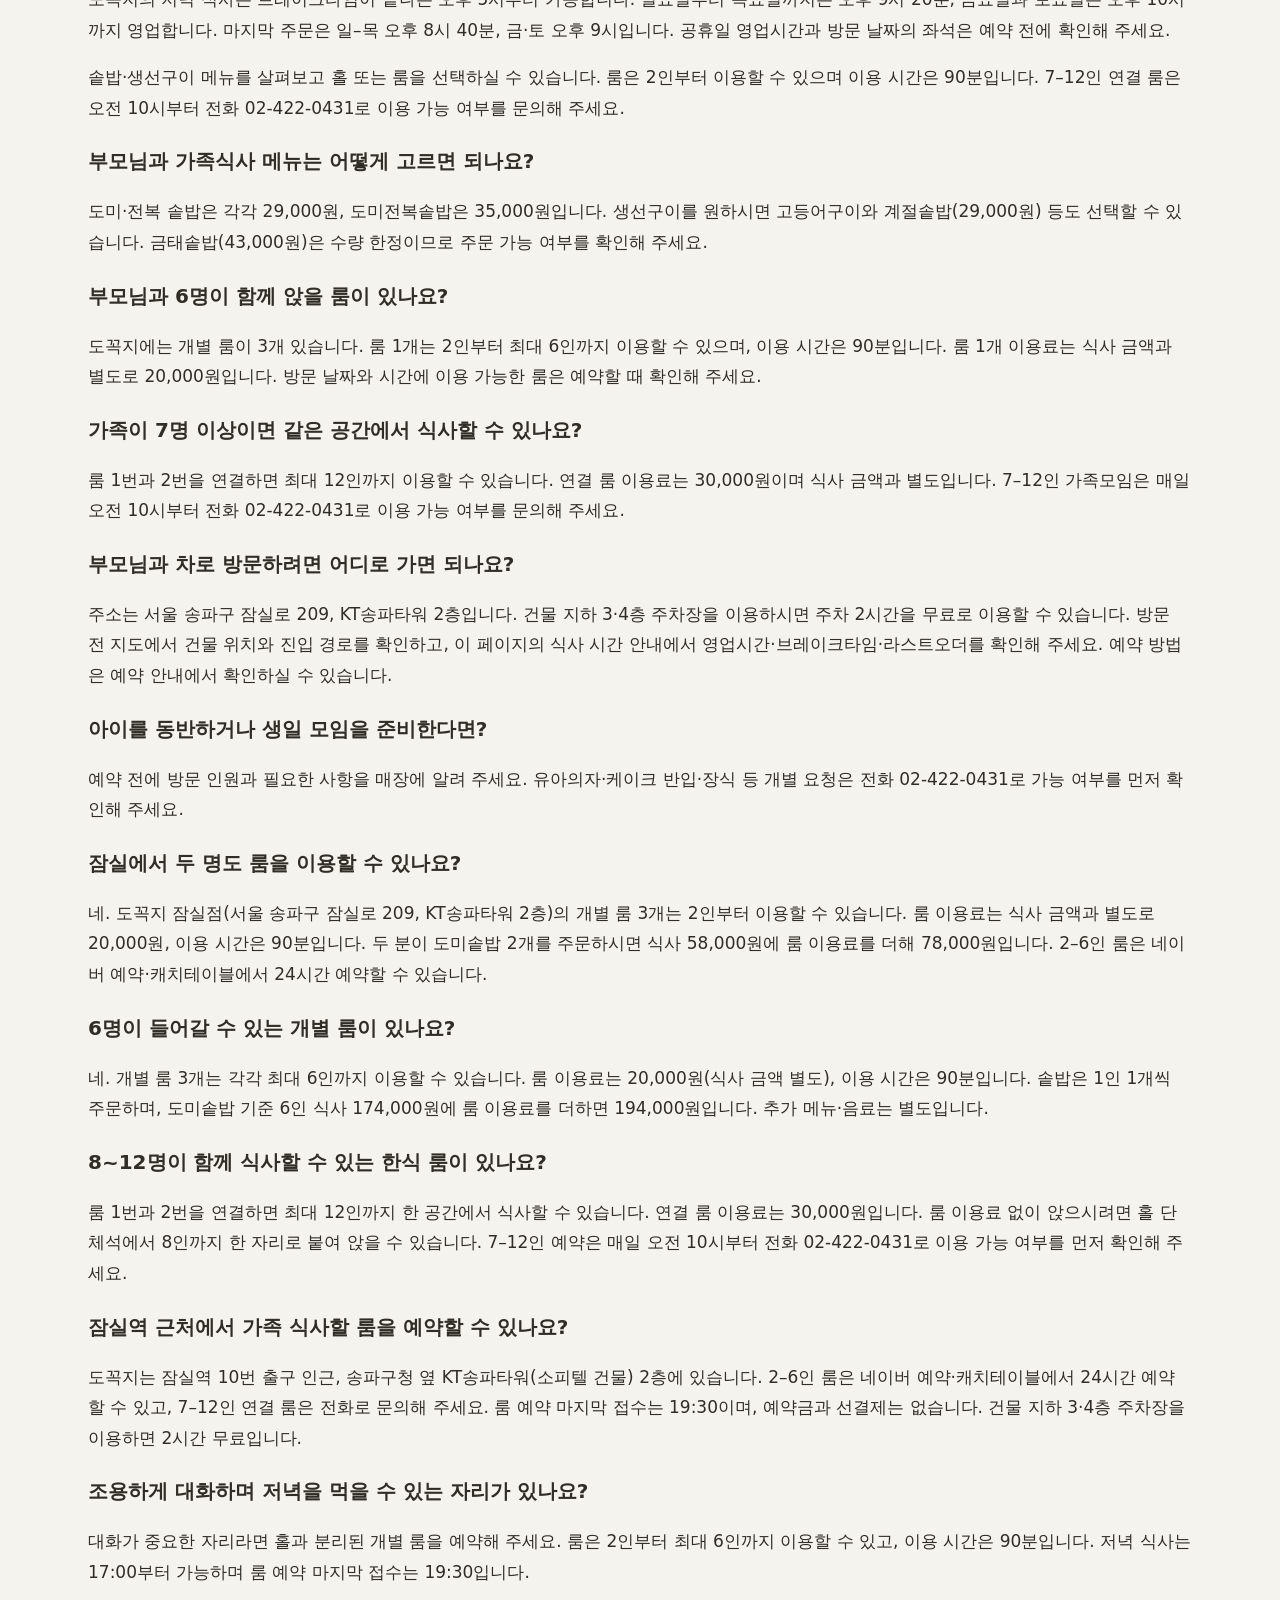
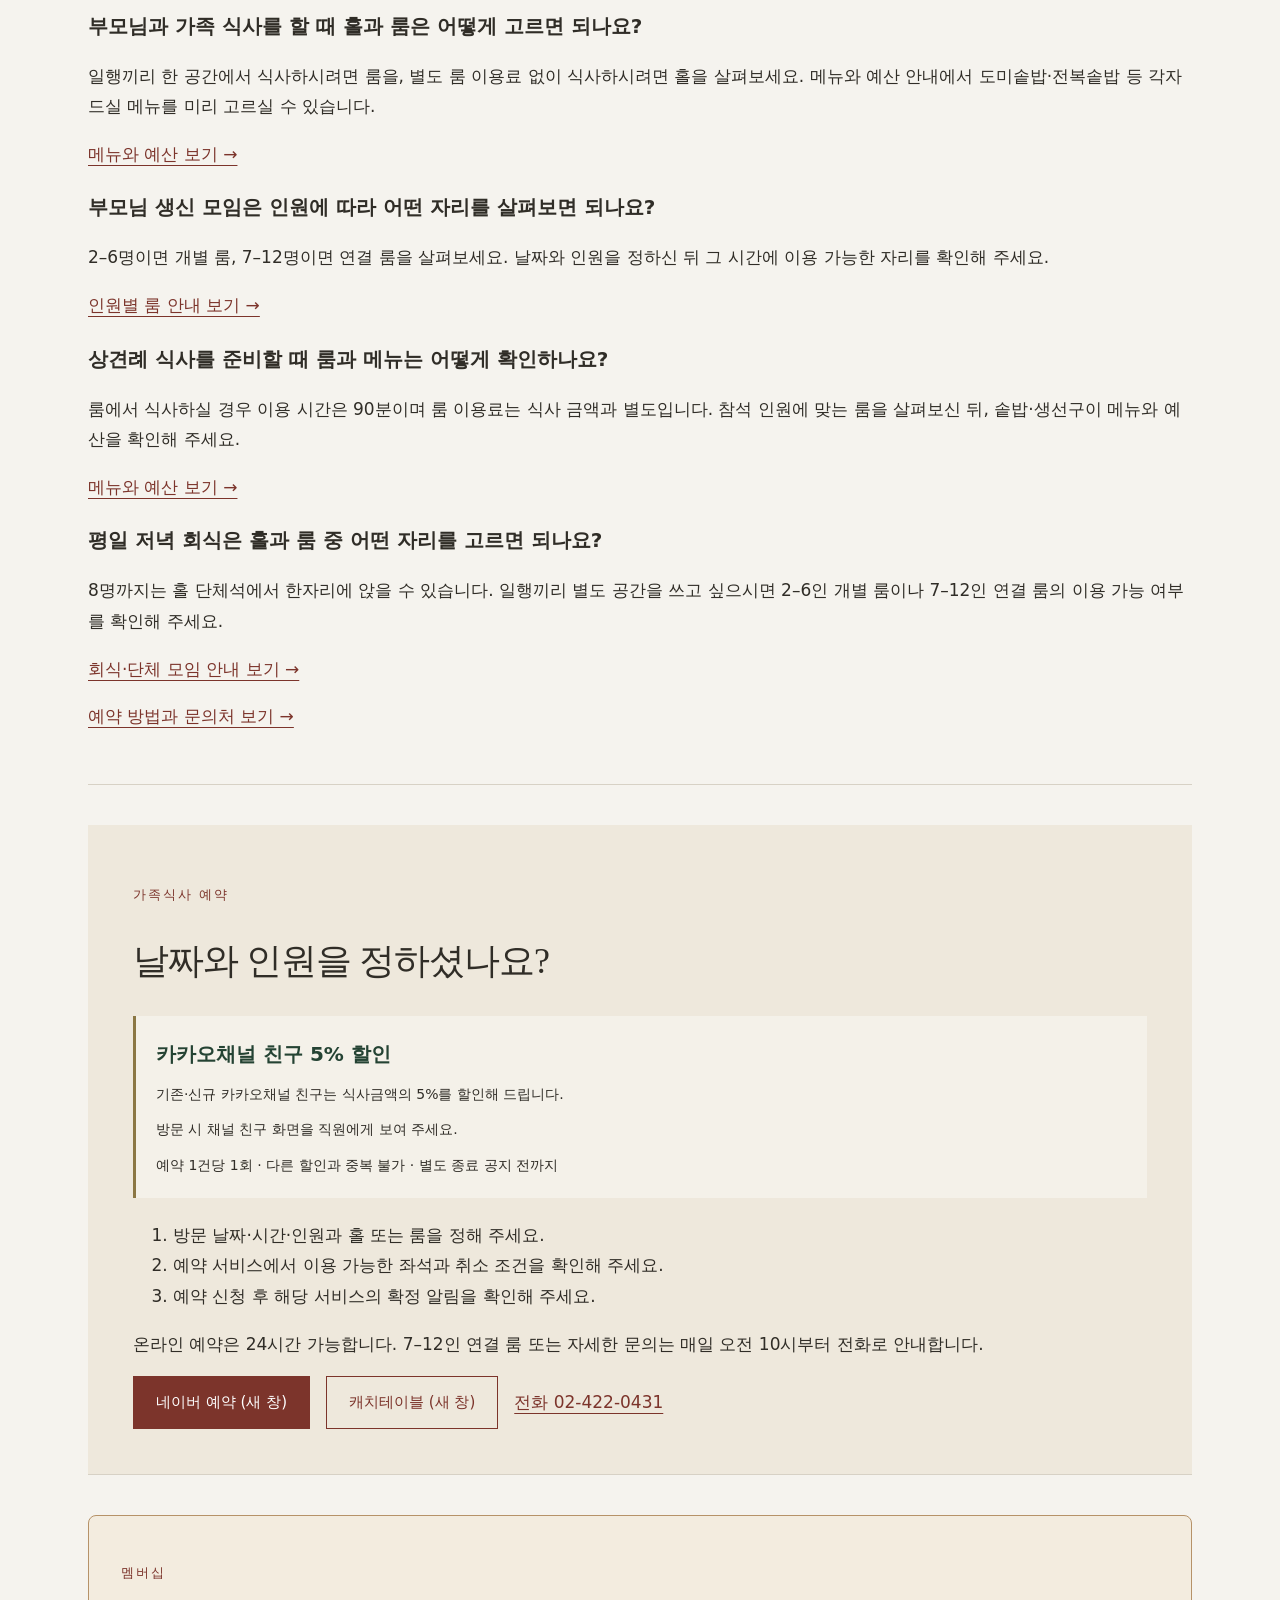
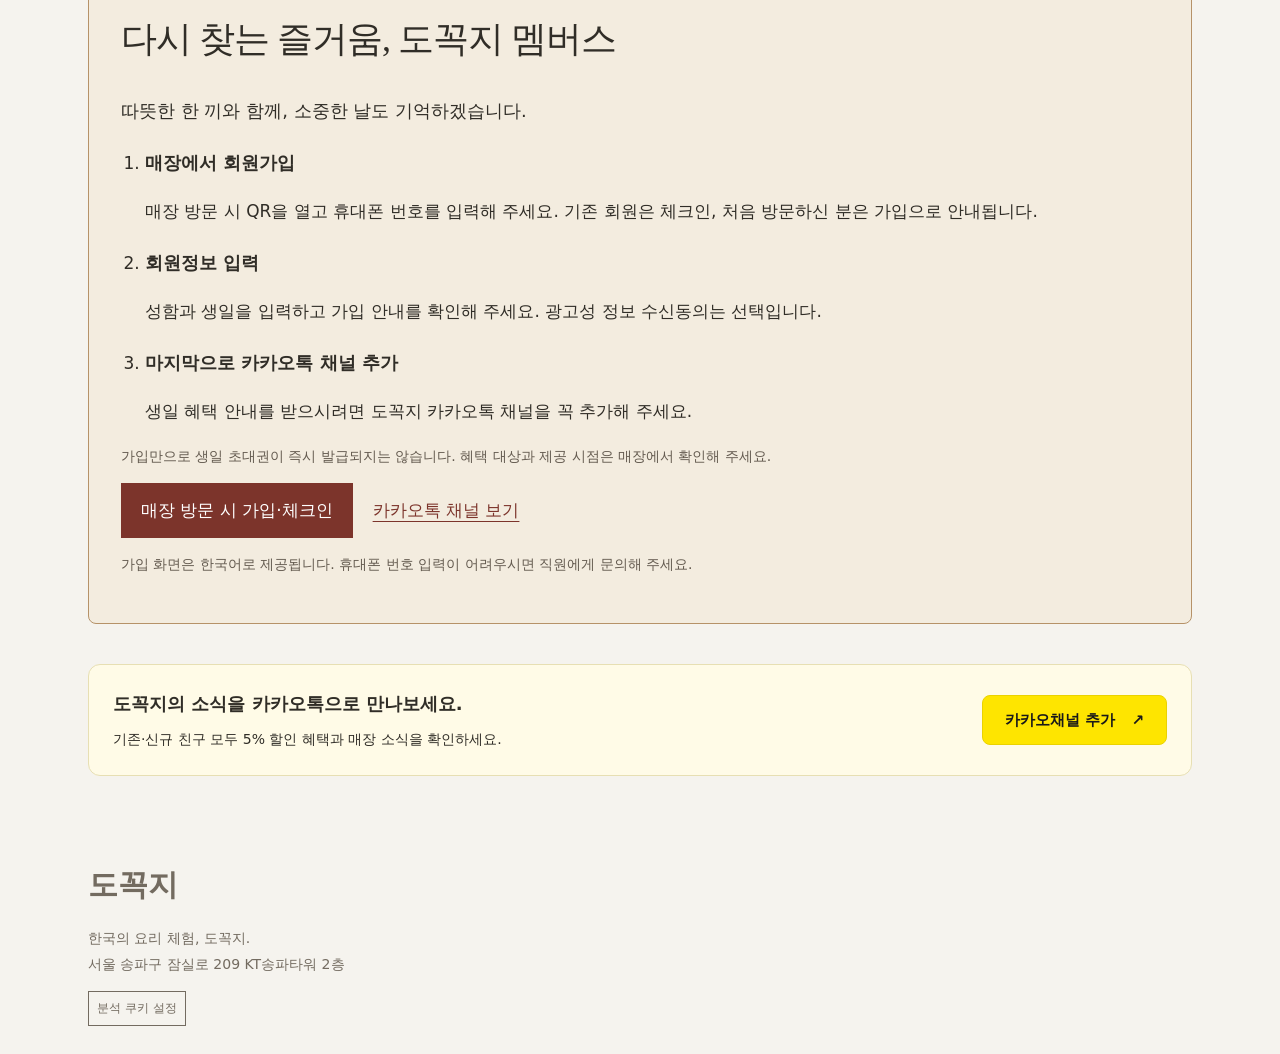
<file: family-dining.html>
<!doctype html><html lang="ko"><head><meta charset="utf-8"><meta name="viewport" content="width=device-width,initial-scale=1"><title>도꼭지 잠실점 | 부모님 식사·가족모임 룸 안내</title><meta name="description" content="도꼭지 잠실점에서 부모님 식사와 가족모임을 준비하세요. KT송파타워 2층, 2–6인 룸과 7–12인 연결 룸. 솥밥·생선구이 메뉴, 룸 이용료, 주차 2시간 무료와 예약 방법 안내."><link rel="canonical" href="https://dokkokji.com/family-dining"><meta property="og:type" content="website"><meta property="og:title" content="도꼭지 잠실점 | 부모님 식사·가족모임 룸 안내"><meta property="og:description" content="도꼭지 잠실점에서 부모님 식사와 가족모임을 준비하세요. KT송파타워 2층, 2–6인 룸과 7–12인 연결 룸. 솥밥·생선구이 메뉴, 룸 이용료, 주차 2시간 무료와 예약 방법 안내."><meta property="og:url" content="https://dokkokji.com/family-dining"><meta property="og:image" content="https://dokkokji.com/assets/hero-optimized.jpg"><meta property="og:locale" content="ko_KR"><link rel="stylesheet" href="family-guide.css?v=20261022-membership"><script type="application/ld+json">{"@context":"https://schema.org","@graph":[{"@type":"WebPage","@id":"https://dokkokji.com/family-dining#webpage","url":"https://dokkokji.com/family-dining","name":"도꼭지 잠실점 | 부모님 식사·가족모임 룸 안내","description":"도꼭지 잠실점에서 부모님 식사와 가족모임을 준비하세요. KT송파타워 2층, 2–6인 룸과 7–12인 연결 룸. 솥밥·생선구이 메뉴, 룸 이용료, 주차 2시간 무료와 예약 방법 안내.","inLanguage":"ko","isPartOf":{"@id":"https://dokkokji.com/#website"},"about":{"@id":"https://dokkokji.com/#restaurant"}},{"@type":"BreadcrumbList","itemListElement":[{"@type":"ListItem","position":1,"name":"도꼭지","item":"https://dokkokji.com/"},{"@type":"ListItem","position":2,"name":"가족식사와 룸 안내","item":"https://dokkokji.com/family-dining"}]},{"@type":"FAQPage","@id":"https://dokkokji.com/family-dining#faq","mainEntity":[{"@type":"Question","name":"잠실에서 두 명도 룸을 이용할 수 있나요?","acceptedAnswer":{"@type":"Answer","text":"네. 도꼭지 잠실점(서울 송파구 잠실로 209, KT송파타워 2층)의 개별 룸 3개는 2인부터 이용할 수 있습니다. 룸 이용료는 식사 금액과 별도로 20,000원, 이용 시간은 90분입니다. 두 분이 도미솥밥 2개를 주문하시면 식사 58,000원에 룸 이용료를 더해 78,000원입니다. 2–6인 룸은 네이버 예약·캐치테이블에서 24시간 예약할 수 있습니다."}},{"@type":"Question","name":"6명이 들어갈 수 있는 개별 룸이 있나요?","acceptedAnswer":{"@type":"Answer","text":"네. 개별 룸 3개는 각각 최대 6인까지 이용할 수 있습니다. 룸 이용료는 20,000원(식사 금액 별도), 이용 시간은 90분입니다. 솥밥은 1인 1개씩 주문하며, 도미솥밥 기준 6인 식사 174,000원에 룸 이용료를 더하면 194,000원입니다. 추가 메뉴·음료는 별도입니다."}},{"@type":"Question","name":"8~12명이 함께 식사할 수 있는 한식 룸이 있나요?","acceptedAnswer":{"@type":"Answer","text":"룸 1번과 2번을 연결하면 최대 12인까지 한 공간에서 식사할 수 있습니다. 연결 룸 이용료는 30,000원입니다. 룸 이용료 없이 앉으시려면 홀 단체석에서 8인까지 한 자리로 붙여 앉을 수 있습니다. 7–12인 예약은 매일 오전 10시부터 전화 02-422-0431로 이용 가능 여부를 먼저 확인해 주세요."}},{"@type":"Question","name":"잠실역 근처에서 가족 식사할 룸을 예약할 수 있나요?","acceptedAnswer":{"@type":"Answer","text":"도꼭지는 잠실역 10번 출구 인근, 송파구청 옆 KT송파타워(소피텔 건물) 2층에 있습니다. 2–6인 룸은 네이버 예약·캐치테이블에서 24시간 예약할 수 있고, 7–12인 연결 룸은 전화로 문의해 주세요. 룸 예약 마지막 접수는 19:30이며, 예약금과 선결제는 없습니다. 건물 지하 3·4층 주차장을 이용하면 2시간 무료입니다."}},{"@type":"Question","name":"조용하게 대화하며 저녁을 먹을 수 있는 자리가 있나요?","acceptedAnswer":{"@type":"Answer","text":"대화가 중요한 자리라면 홀과 분리된 개별 룸을 예약해 주세요. 룸은 2인부터 최대 6인까지 이용할 수 있고, 이용 시간은 90분입니다. 저녁 식사는 17:00부터 가능하며 룸 예약 마지막 접수는 19:30입니다."}},{"@type":"Question","name":"부모님과 가족 식사를 할 때 홀과 룸은 어떻게 고르면 되나요?","acceptedAnswer":{"@type":"Answer","text":"일행끼리 한 공간에서 식사하시려면 룸을, 별도 룸 이용료 없이 식사하시려면 홀을 살펴보세요. 메뉴와 예산 안내에서 도미솥밥·전복솥밥 등 각자 드실 메뉴를 미리 고르실 수 있습니다."}},{"@type":"Question","name":"부모님 생신 모임은 인원에 따라 어떤 자리를 살펴보면 되나요?","acceptedAnswer":{"@type":"Answer","text":"2–6명이면 개별 룸, 7–12명이면 연결 룸을 살펴보세요. 날짜와 인원을 정하신 뒤 그 시간에 이용 가능한 자리를 확인해 주세요."}},{"@type":"Question","name":"상견례 식사를 준비할 때 룸과 메뉴는 어떻게 확인하나요?","acceptedAnswer":{"@type":"Answer","text":"룸에서 식사하실 경우 이용 시간은 90분이며 룸 이용료는 식사 금액과 별도입니다. 참석 인원에 맞는 룸을 살펴보신 뒤, 솥밥·생선구이 메뉴와 예산을 확인해 주세요."}},{"@type":"Question","name":"평일 저녁 회식은 홀과 룸 중 어떤 자리를 고르면 되나요?","acceptedAnswer":{"@type":"Answer","text":"8명까지는 홀 단체석에서 한자리에 앉을 수 있습니다. 일행끼리 별도 공간을 쓰고 싶으시면 2–6인 개별 룸이나 7–12인 연결 룸의 이용 가능 여부를 확인해 주세요."}}]}]}</script>

<link rel="alternate" hreflang="ko" href="https://dokkokji.com/family-dining">
<link rel="alternate" hreflang="es" href="https://dokkokji.com/es/family-dining">
<link rel="alternate" hreflang="x-default" href="https://dokkokji.com/family-dining">
<link rel="alternate" hreflang="fr" href="https://dokkokji.com/fr/family-dining">
<link rel="shortcut icon" href="https://dokkokji.com/favicon.ico">
<link rel="icon" type="image/png" sizes="192x192" href="https://dokkokji.com/favicon.png">
<link rel="apple-touch-icon" href="https://dokkokji.com/favicon.png">
<link rel="stylesheet" href="/analytics.css?v=20261027">
<link rel="stylesheet" href="/kakao-channel.css">
</head><body data-page="family-guide"><a class="skip" href="#main">본문으로 바로가기</a><header><a class="brand" href="/">도꼭지 <small>DOKKOKJI</small></a><nav aria-label="주요 메뉴"><a href="/#menu">메뉴와 가격</a><a href="/#visit">오시는 길</a><a href="#booking">예약 안내</a></nav></header><nav class="language-switch" aria-label="Language / 언어"><button type="button" data-lang="ko" lang="ko" aria-pressed="true">한국어</button><a href="/es/family-dining" data-lang="es" lang="es" hreflang="es">Español</a><a href="/fr/family-dining" lang="fr" hreflang="fr">Français</a></nav><main id="main"><div class="crumb"><a href="/">도꼭지</a> / 가족식사와 룸 안내</div><section class="hero"><div><p class="eyebrow">잠실 가족식사 · 룸 안내</p><h1>도꼭지 잠실점,<br>가족식사와 룸 안내.</h1><p>부모님과 함께할 식사, 가족이 모이는 한 끼를 준비하시나요? 도꼭지는 서울 송파구 잠실로 209, KT송파타워 2층의 솥밥·생선구이 한식당입니다. 지도와 예약 서비스에서는 ‘도꼭지 KT송파타워점’으로도 확인할 수 있습니다. 도미·전복솥밥과 생선구이 메뉴를 살펴보고, 방문 인원에 맞춰 홀 또는 룸을 선택해 주세요.</p><p>잠실역 10번 출구 인근, 송파구청 옆<br>KT송파타워(소피텔 건물) 2층에 있습니다.</p><div class="actions"><a class="button" href="#booking">예약 안내</a><a class="text-link" href="#room">인원별 룸 안내</a></div></div><img src="assets/hero-960.jpg" alt="도꼭지의 솥밥과 생선구이 한 상" width="960" height="537" fetchpriority="high"></section><section id="room"><p class="eyebrow">함께 앉을 자리</p><h2>2인부터 12인까지, 인원에 맞춰</h2><div class="room-grid"><img src="assets/room-connected-960.jpg" alt="긴 식탁이 놓인 도꼭지 연결 룸" width="960" height="540" loading="lazy"><div><h3>2–6인: 룸 1개</h3><p>룸 1개는 최대 6인, 2인부터 이용할 수 있습니다. 이용료는 <strong>20,000원</strong>이며 식사 금액과 별도입니다.</p><h3>7–12인: 연결 룸</h3><p>룸 1번과 2번을 연결하면 최대 12인까지 가능합니다. 연결 룸 이용료는 <strong>30,000원</strong>입니다. 7–12인 모임은 전화로 이용 가능 여부를 문의해 주세요. <a class="text-link" href="/group-dining">회식·단체 모임 안내 →</a></p><p class="note">룸 이용 시간은 90분입니다. 날짜·시간·좌석별 이용 가능 여부는 예약 시 확인해 주세요.</p></div></div></section><section id="menu"><p class="eyebrow">식사를 고르실 때</p><h2>솥밥과 생선구이, 메뉴와 예산</h2><p>각자 취향에 따라 도미·전복·금태 솥밥을 고르거나, 생선구이와 계절솥밥을 함께 즐길 수 있습니다. 아래는 대표 메뉴이며 전체 메뉴는 홈페이지에서 확인하실 수 있습니다.</p><dl class="prices"><div><dt>도미솥밥 · 전복솥밥</dt><dd>각 29,000원</dd></div><div><dt>도미전복솥밥</dt><dd>35,000원</dd></div><div><dt>금태솥밥 <small>수량 한정</small></dt><dd>43,000원</dd></div><div><dt>고등어구이 + 계절솥밥</dt><dd>29,000원</dd></div></dl><p class="note">가족식사 예산 예시: 도미솥밥(1인 29,000원)을 각각 주문하고 룸 1개(20,000원)를 이용하면 2인은 총 78,000원, 4인은 총 136,000원, 6인은 총 194,000원입니다. 추가 메뉴·음료는 별도입니다.</p><a class="text-link" href="/#menu">전체 메뉴와 가격 보기 →</a></section><section id="visit"><p class="eyebrow">방문 전에</p><h2>위치·주차·영업시간</h2><aside class="mapo-notice" aria-label="잠실점 방문 및 마포점 영업 종료 안내"><h3>도꼭지 잠실점에서 만나요</h3><p>현재 방문 및 예약은 도꼭지 잠실점(공식 매장명: 도꼭지 KT송파타워점)에서 가능합니다. 서울 송파구 잠실로 209, KT송파타워 2층에서 만나요. 마포점(서울 마포구 백범로10길 30)은 영업을 종료했습니다.</p><a class="text-link" href="#booking">잠실점 예약 안내 →</a></aside><div class="info-grid"><div><h3>찾아오시는 길</h3><p>서울 송파구 잠실로 209<br>KT송파타워 2층</p><p>건물 지하 3·4층 주차장 이용 시 주차 2시간 무료입니다.</p><a class="text-link" href="https://m.place.naver.com/restaurant/1516910163/home" target="_blank" rel="noopener noreferrer">네이버에서 위치 확인 (새 창) →</a></div><div><h3>식사 시간</h3><p>일–목 11:00–21:20 / 금·토 11:00–22:00<br>브레이크타임 매일 15:00–17:00<br>라스트오더 일–목 20:40 / 금·토 21:00</p><p class="note">설날·추석 전날과 당일 휴무입니다. 공휴일 영업시간은 예약 시 확인해 주세요.</p></div></div></section><section id="family-questions" aria-labelledby="family-questions-title"><p class="eyebrow">가족모임을 준비할 때</p><h2 id="family-questions-title">예약 전에 궁금한 점</h2><h3 id="dinner-with-parents">잠실에서 부모님과 저녁 식사를 하려면 몇 시에 방문하면 되나요?</h3><p>도꼭지의 저녁 식사는 브레이크타임이 끝나는 오후 5시부터 가능합니다. 일요일부터 목요일까지는 오후 9시 20분, 금요일과 토요일은 오후 10시까지 영업합니다. 마지막 주문은 일–목 오후 8시 40분, 금·토 오후 9시입니다. 공휴일 영업시간과 방문 날짜의 좌석은 예약 전에 확인해 주세요.</p><p>솥밥·생선구이 메뉴를 살펴보고 홀 또는 룸을 선택하실 수 있습니다. 룸은 2인부터 이용할 수 있으며 이용 시간은 90분입니다. 7–12인 연결 룸은 오전 10시부터 전화 02-422-0431로 이용 가능 여부를 문의해 주세요.</p><h3>부모님과 가족식사 메뉴는 어떻게 고르면 되나요?</h3><p>도미·전복 솥밥은 각각 29,000원, 도미전복솥밥은 35,000원입니다. 생선구이를 원하시면 고등어구이와 계절솥밥(29,000원) 등도 선택할 수 있습니다. 금태솥밥(43,000원)은 수량 한정이므로 주문 가능 여부를 확인해 주세요.</p><h3>부모님과 6명이 함께 앉을 룸이 있나요?</h3><p>도꼭지에는 개별 룸이 3개 있습니다. 룸 1개는 2인부터 최대 6인까지 이용할 수 있으며, 이용 시간은 90분입니다. 룸 1개 이용료는 식사 금액과 별도로 20,000원입니다. 방문 날짜와 시간에 이용 가능한 룸은 예약할 때 확인해 주세요.</p><h3>가족이 7명 이상이면 같은 공간에서 식사할 수 있나요?</h3><p>룸 1번과 2번을 연결하면 최대 12인까지 이용할 수 있습니다. 연결 룸 이용료는 30,000원이며 식사 금액과 별도입니다. 7–12인 가족모임은 매일 오전 10시부터 전화 02-422-0431로 이용 가능 여부를 문의해 주세요.</p><h3>부모님과 차로 방문하려면 어디로 가면 되나요?</h3><p>주소는 서울 송파구 잠실로 209, KT송파타워 2층입니다. 건물 지하 3·4층 주차장을 이용하시면 주차 2시간을 무료로 이용할 수 있습니다. 방문 전 지도에서 건물 위치와 진입 경로를 확인하고, 이 페이지의 식사 시간 안내에서 영업시간·브레이크타임·라스트오더를 확인해 주세요. 예약 방법은 예약 안내에서 확인하실 수 있습니다.</p><h3>아이를 동반하거나 생일 모임을 준비한다면?</h3><p>예약 전에 방문 인원과 필요한 사항을 매장에 알려 주세요. 유아의자·케이크 반입·장식 등 개별 요청은 전화 02-422-0431로 가능 여부를 먼저 확인해 주세요.</p>
<h3>잠실에서 두 명도 룸을 이용할 수 있나요?</h3><p>네. 도꼭지 잠실점(서울 송파구 잠실로 209, KT송파타워 2층)의 개별 룸 3개는 2인부터 이용할 수 있습니다. 룸 이용료는 식사 금액과 별도로 20,000원, 이용 시간은 90분입니다. 두 분이 도미솥밥 2개를 주문하시면 식사 58,000원에 룸 이용료를 더해 78,000원입니다. 2–6인 룸은 네이버 예약·캐치테이블에서 24시간 예약할 수 있습니다.</p>
<h3>6명이 들어갈 수 있는 개별 룸이 있나요?</h3><p>네. 개별 룸 3개는 각각 최대 6인까지 이용할 수 있습니다. 룸 이용료는 20,000원(식사 금액 별도), 이용 시간은 90분입니다. 솥밥은 1인 1개씩 주문하며, 도미솥밥 기준 6인 식사 174,000원에 룸 이용료를 더하면 194,000원입니다. 추가 메뉴·음료는 별도입니다.</p>
<h3>8~12명이 함께 식사할 수 있는 한식 룸이 있나요?</h3><p>룸 1번과 2번을 연결하면 최대 12인까지 한 공간에서 식사할 수 있습니다. 연결 룸 이용료는 30,000원입니다. 룸 이용료 없이 앉으시려면 홀 단체석에서 8인까지 한 자리로 붙여 앉을 수 있습니다. 7–12인 예약은 매일 오전 10시부터 전화 02-422-0431로 이용 가능 여부를 먼저 확인해 주세요.</p>
<h3>잠실역 근처에서 가족 식사할 룸을 예약할 수 있나요?</h3><p>도꼭지는 잠실역 10번 출구 인근, 송파구청 옆 KT송파타워(소피텔 건물) 2층에 있습니다. 2–6인 룸은 네이버 예약·캐치테이블에서 24시간 예약할 수 있고, 7–12인 연결 룸은 전화로 문의해 주세요. 룸 예약 마지막 접수는 19:30이며, 예약금과 선결제는 없습니다. 건물 지하 3·4층 주차장을 이용하면 2시간 무료입니다.</p>
<h3>조용하게 대화하며 저녁을 먹을 수 있는 자리가 있나요?</h3><p>대화가 중요한 자리라면 홀과 분리된 개별 룸을 예약해 주세요. 룸은 2인부터 최대 6인까지 이용할 수 있고, 이용 시간은 90분입니다. 저녁 식사는 17:00부터 가능하며 룸 예약 마지막 접수는 19:30입니다.</p>
<h3>부모님과 가족 식사를 할 때 홀과 룸은 어떻게 고르면 되나요?</h3><p>일행끼리 한 공간에서 식사하시려면 룸을, 별도 룸 이용료 없이 식사하시려면 홀을 살펴보세요. 메뉴와 예산 안내에서 도미솥밥·전복솥밥 등 각자 드실 메뉴를 미리 고르실 수 있습니다.</p><p><a class="text-link" href="#menu">메뉴와 예산 보기 →</a></p>
<h3>부모님 생신 모임은 인원에 따라 어떤 자리를 살펴보면 되나요?</h3><p>2–6명이면 개별 룸, 7–12명이면 연결 룸을 살펴보세요. 날짜와 인원을 정하신 뒤 그 시간에 이용 가능한 자리를 확인해 주세요.</p><p><a class="text-link" href="#room">인원별 룸 안내 보기 →</a></p>
<h3>상견례 식사를 준비할 때 룸과 메뉴는 어떻게 확인하나요?</h3><p>룸에서 식사하실 경우 이용 시간은 90분이며 룸 이용료는 식사 금액과 별도입니다. 참석 인원에 맞는 룸을 살펴보신 뒤, 솥밥·생선구이 메뉴와 예산을 확인해 주세요.</p><p><a class="text-link" href="#menu">메뉴와 예산 보기 →</a></p>
<h3>평일 저녁 회식은 홀과 룸 중 어떤 자리를 고르면 되나요?</h3><p>8명까지는 홀 단체석에서 한자리에 앉을 수 있습니다. 일행끼리 별도 공간을 쓰고 싶으시면 2–6인 개별 룸이나 7–12인 연결 룸의 이용 가능 여부를 확인해 주세요.</p><p><a class="text-link" href="/group-dining">회식·단체 모임 안내 보기 →</a></p>
<a class="text-link" href="#booking">예약 방법과 문의처 보기 →</a></section><section id="booking" class="booking"><p class="eyebrow">가족식사 예약</p><h2>날짜와 인원을 정하셨나요?</h2><aside class="website-booking-benefit" aria-label="카카오채널 친구 할인"><strong>카카오채널 친구 5% 할인</strong><p>기존·신규 카카오채널 친구는 식사금액의 5%를 할인해 드립니다.</p><p>방문 시 채널 친구 화면을 직원에게 보여 주세요.</p><p>예약 1건당 1회 · 다른 할인과 중복 불가 · 별도 종료 공지 전까지</p></aside><ol><li>방문 날짜·시간·인원과 홀 또는 룸을 정해 주세요.</li><li>예약 서비스에서 이용 가능한 좌석과 취소 조건을 확인해 주세요.</li><li>예약 신청 후 해당 서비스의 확정 알림을 확인해 주세요.</li></ol><p>온라인 예약은 24시간 가능합니다. 7–12인 연결 룸 또는 자세한 문의는 매일 오전 10시부터 전화로 안내합니다.</p><div class="actions"><a class="button" href="https://m.place.naver.com/restaurant/1516910163/booking" target="_blank" rel="noopener" referrerpolicy="origin">네이버 예약 (새 창)</a><a class="button outline" href="https://app.catchtable.co.kr/ct/shop/dokkokji_songpatower" target="_blank" rel="noopener" referrerpolicy="origin">캐치테이블 (새 창)</a><a class="text-link" href="tel:+8224220431">전화 02-422-0431</a></div></section><section class="section membership-section" id="membership" aria-labelledby="membership-title"><p class="eyebrow">멤버십</p><h2 id="membership-title">다시 찾는 즐거움, 도꼭지 멤버스</h2><p class="membership-intro">따뜻한 한 끼와 함께, 소중한 날도 기억하겠습니다.</p><ol class="membership-steps"><li><h3>매장에서 회원가입</h3><p>매장 방문 시 QR을 열고 휴대폰 번호를 입력해 주세요. 기존 회원은 체크인, 처음 방문하신 분은 가입으로 안내됩니다.</p></li><li><h3>회원정보 입력</h3><p>성함과 생일을 입력하고 가입 안내를 확인해 주세요. 광고성 정보 수신동의는 선택입니다.</p></li><li><h3>마지막으로 카카오톡 채널 추가</h3><p>생일 혜택 안내를 받으시려면 도꼭지 카카오톡 채널을 꼭 추가해 주세요.</p></li></ol><p class="membership-condition">가입만으로 생일 초대권이 즉시 발급되지는 않습니다. 혜택 대상과 제공 시점은 매장에서 확인해 주세요.</p><div class="membership-actions"><a class="membership-primary" href="https://gourmetpass.co.kr/qr" target="_blank" rel="noopener">매장 방문 시 가입·체크인</a><a class="text-link" href="https://pf.kakao.com/_xhxnsNG" target="_blank" rel="noopener">카카오톡 채널 보기</a></div><p class="membership-language">가입 화면은 한국어로 제공됩니다. 휴대폰 번호 입력이 어려우시면 직원에게 문의해 주세요.</p></section><aside class="kakao-channel-card" aria-label="도꼭지 카카오채널"><div><strong>도꼭지의 소식을 카카오톡으로 만나보세요.</strong><p>기존·신규 친구 모두 5% 할인 혜택과 매장 소식을 확인하세요.</p></div><a class="kakao-channel-button" href="https://pf.kakao.com/_xhxnsNG" target="_blank" rel="noopener">카카오채널 추가 <span aria-hidden="true">↗</span></a></aside></main><footer><a class="brand" href="/">도꼭지</a><p>한국의 요리 체험, 도꼭지.<br>서울 송파구 잠실로 209 KT송파타워 2층</p></footer><!-- Cloudflare Web Analytics -->
<script type="module" src="https://static.cloudflareinsights.com/beacon.min.js" data-cf-beacon='{"token":"f913962047d74f66bae2336820825638"}'></script>
<!-- End Cloudflare Web Analytics -->
<script src="languages.js?v=20261102-translation"></script><script src="/conversion.js?v=20261030-kakao" defer></script></body></html>
</file>
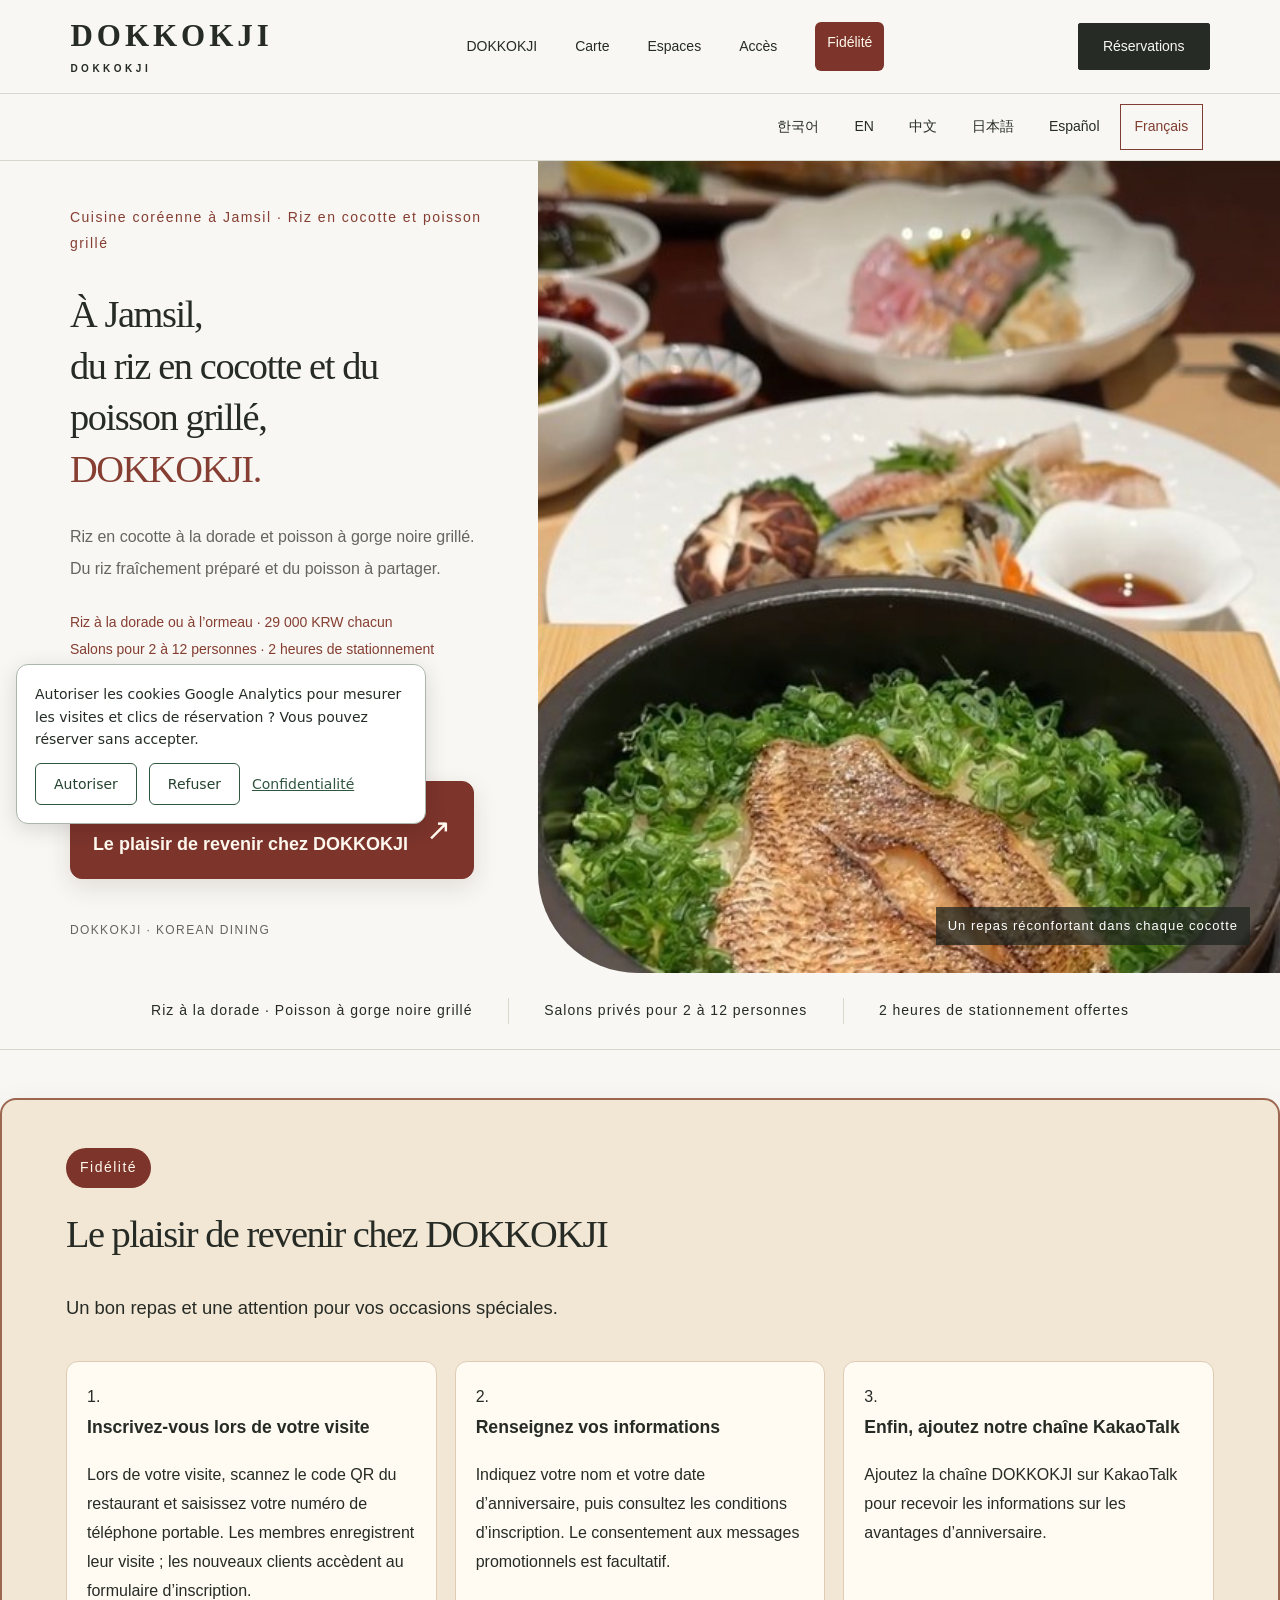
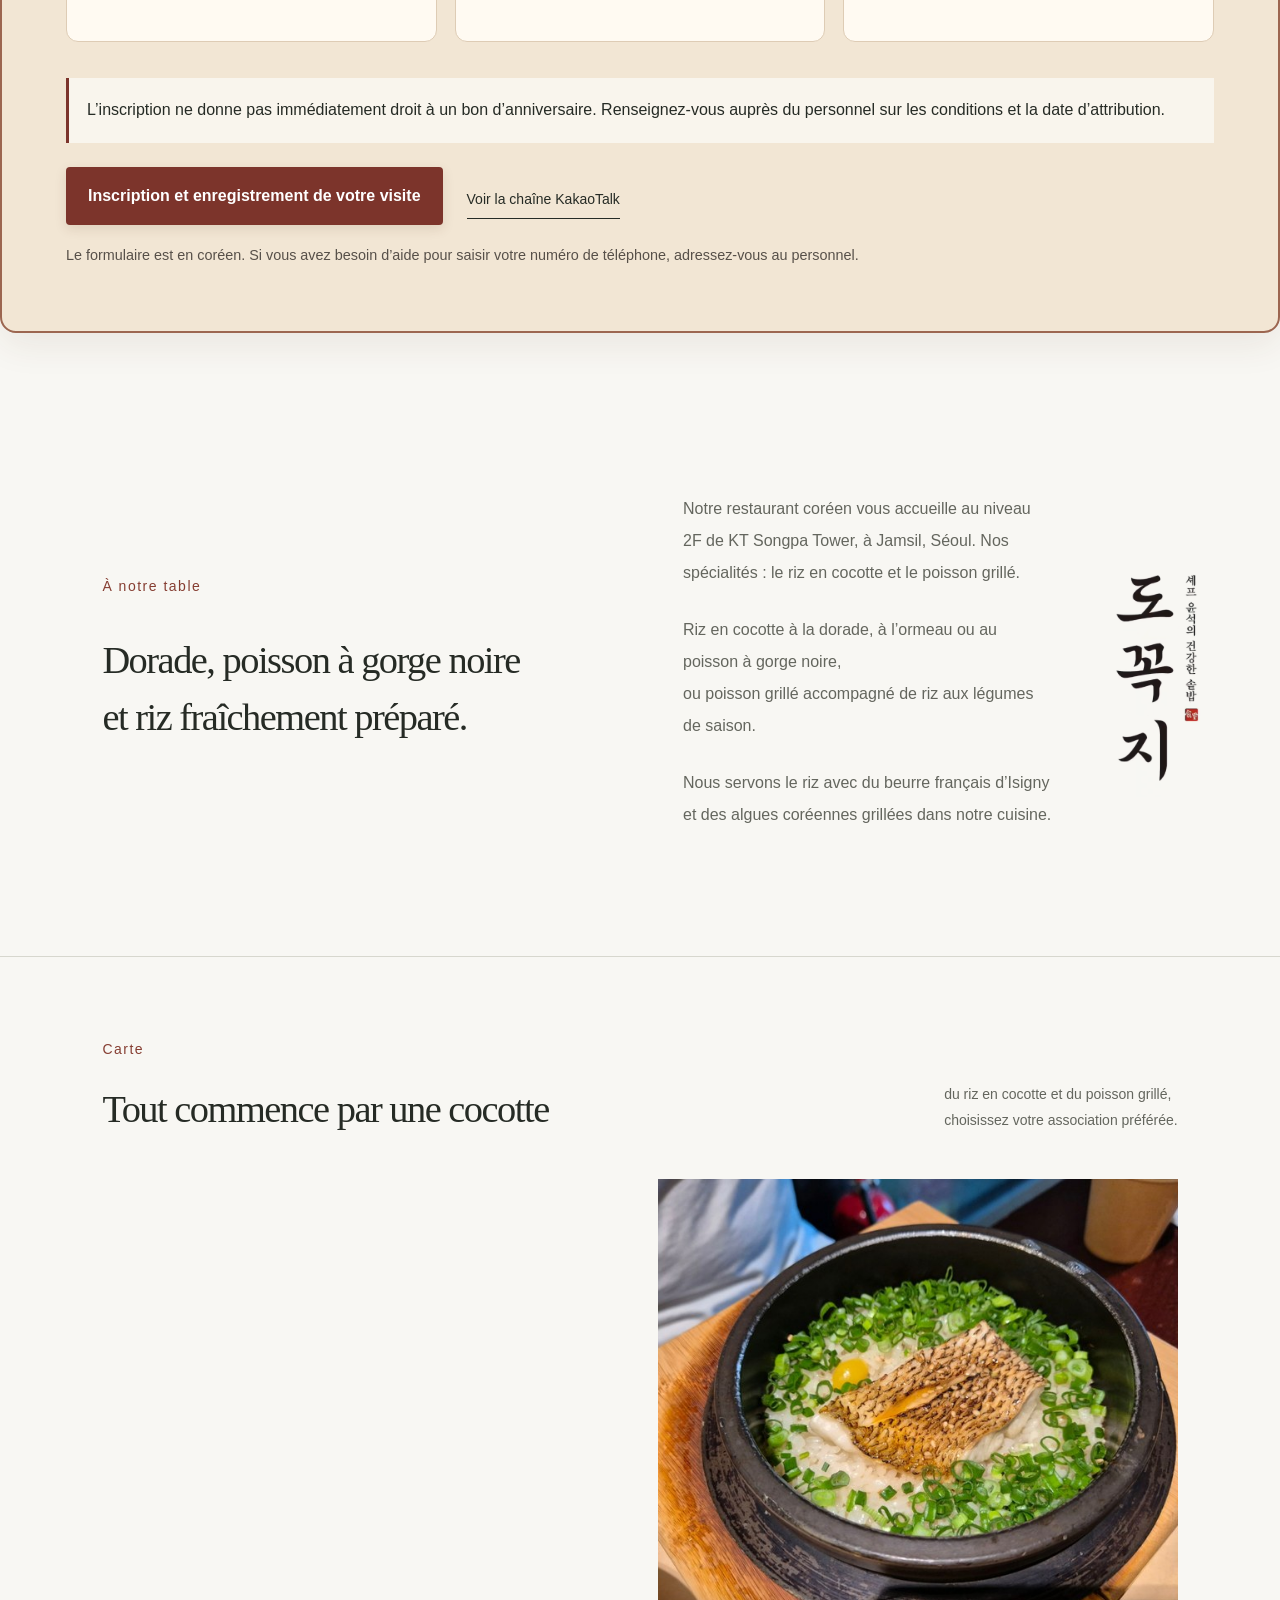
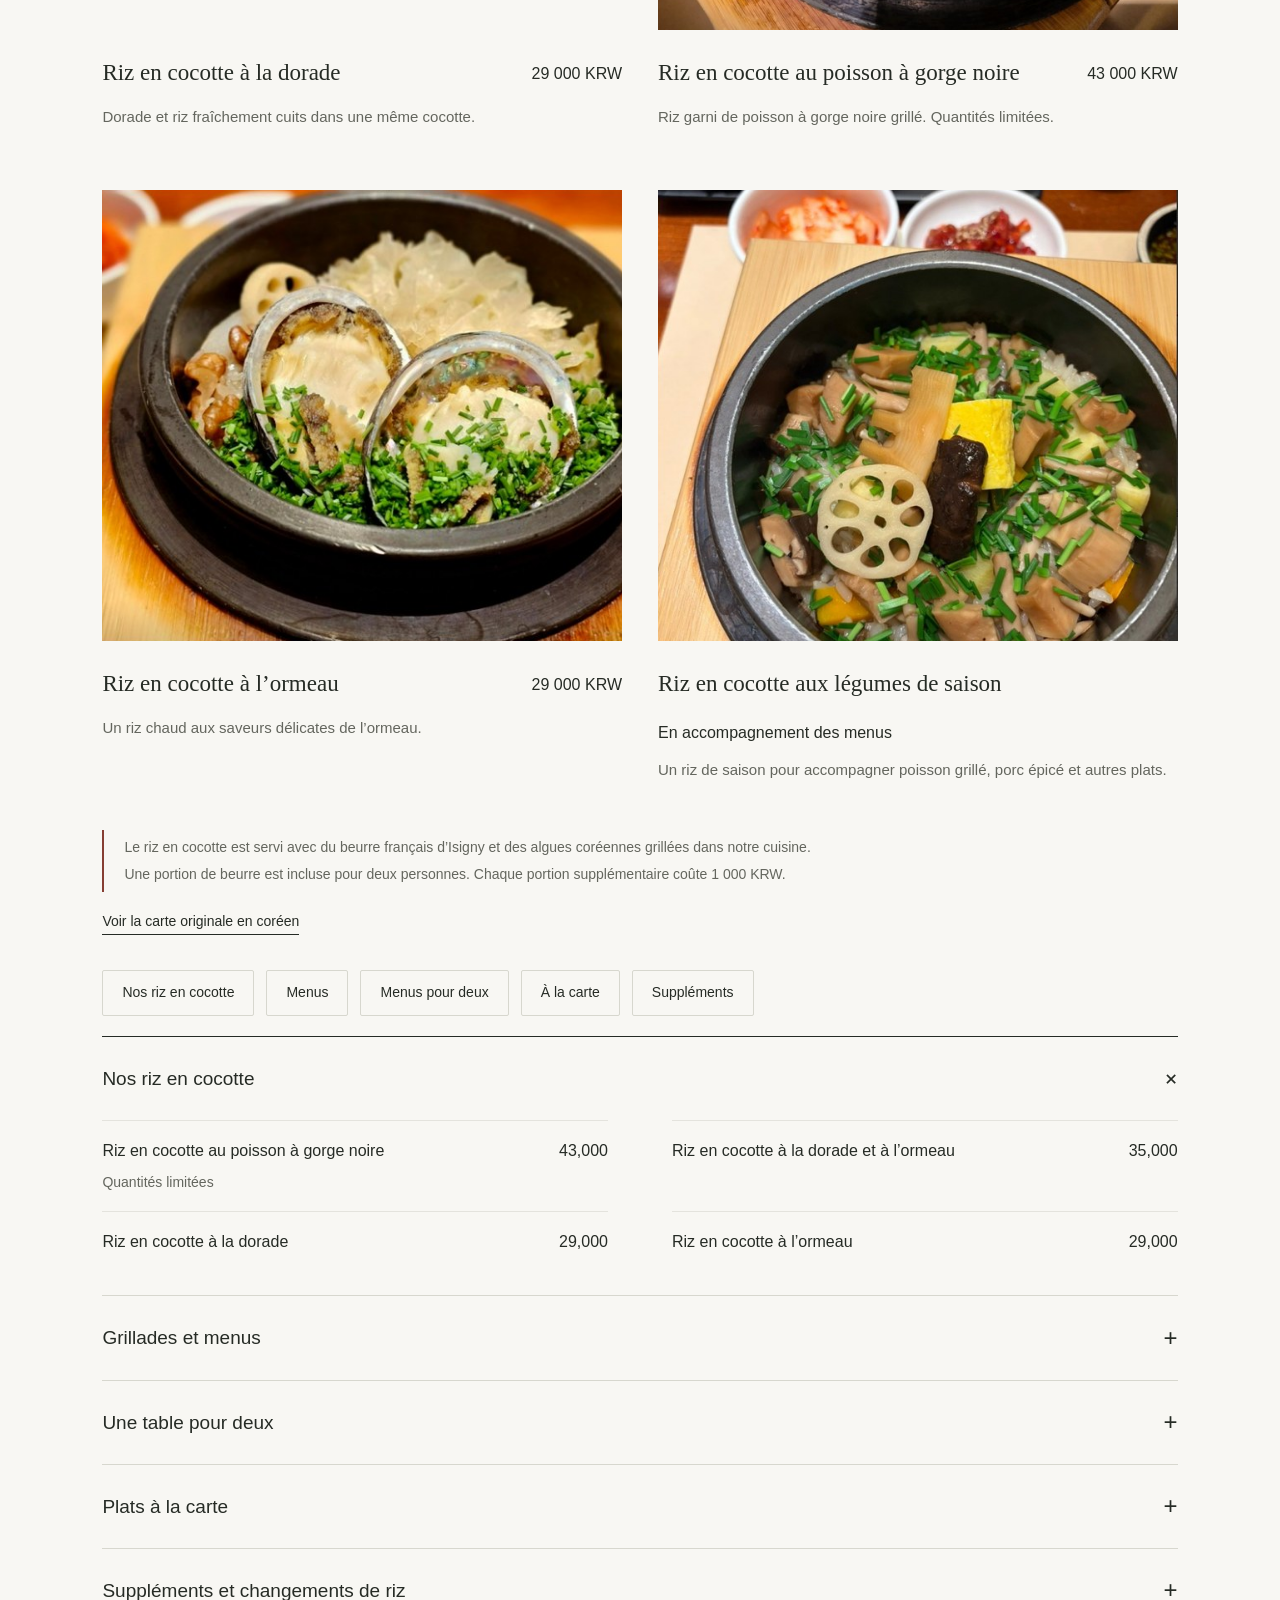
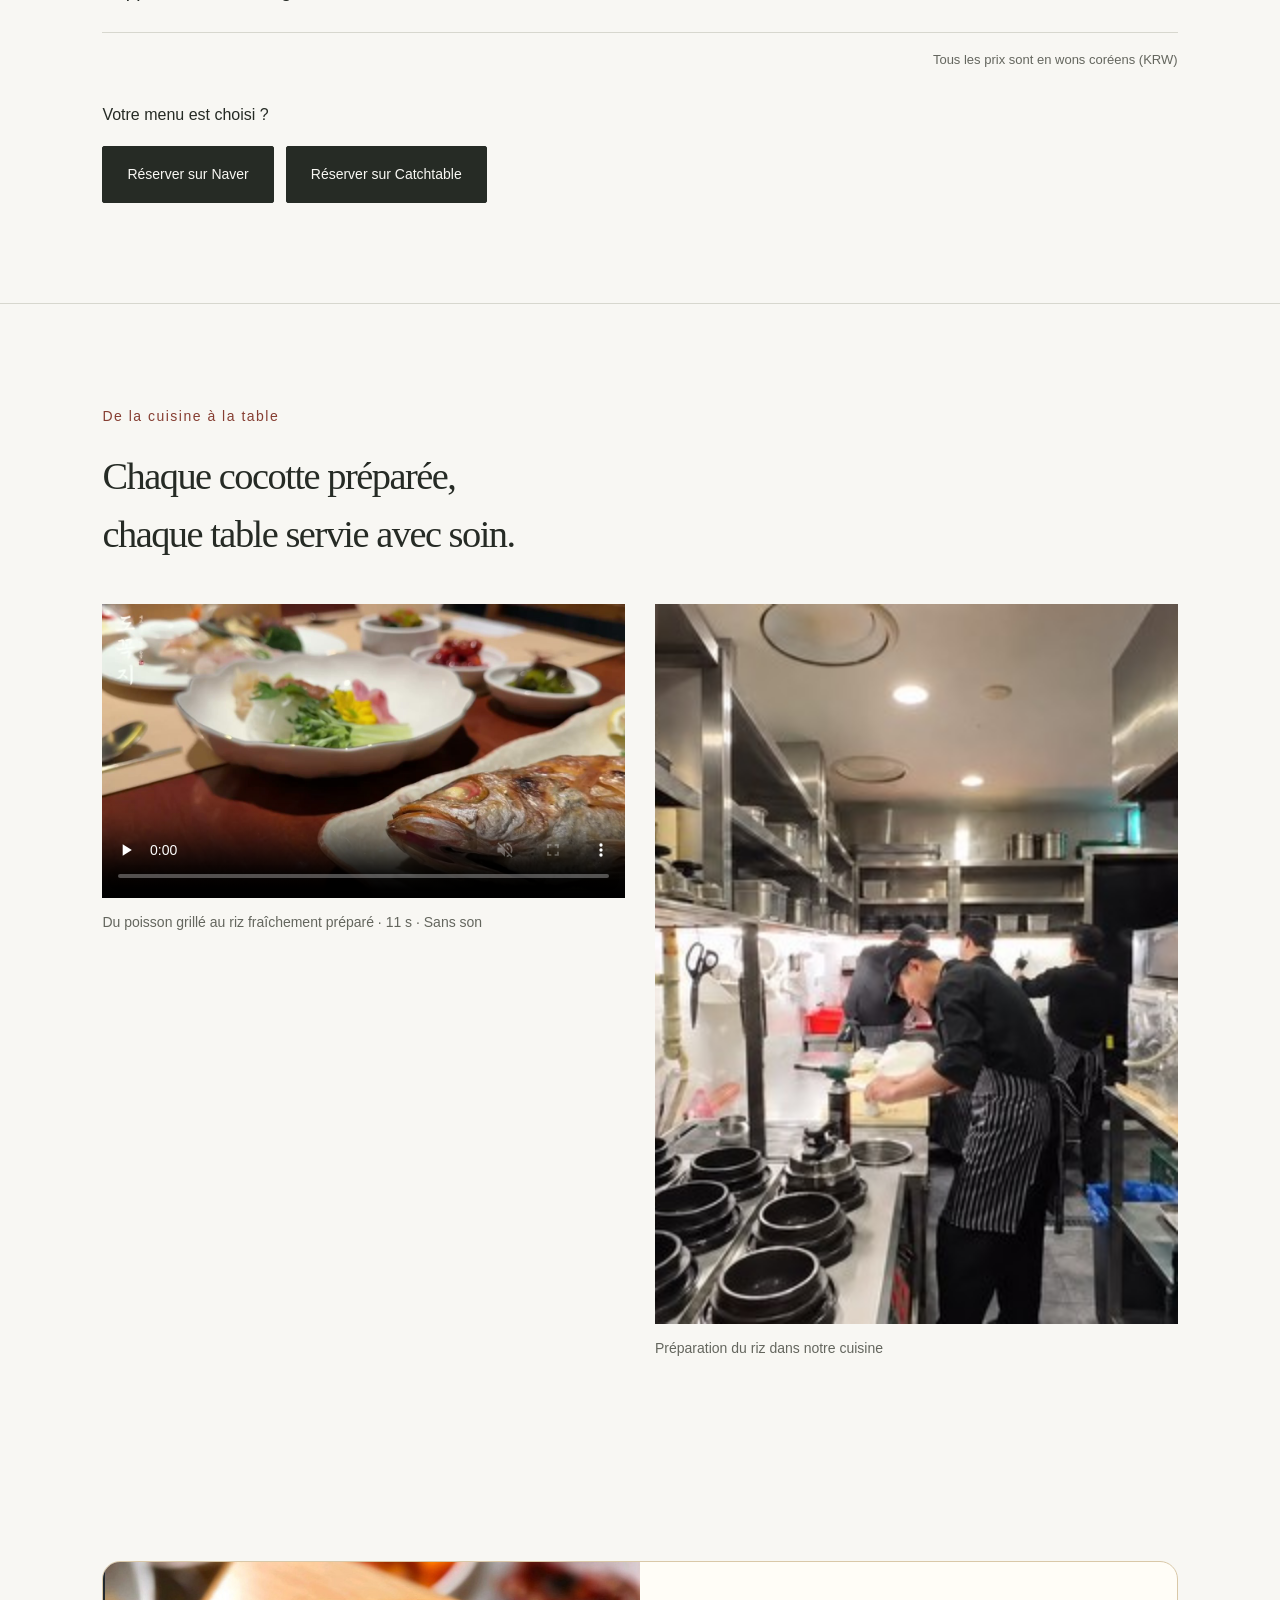
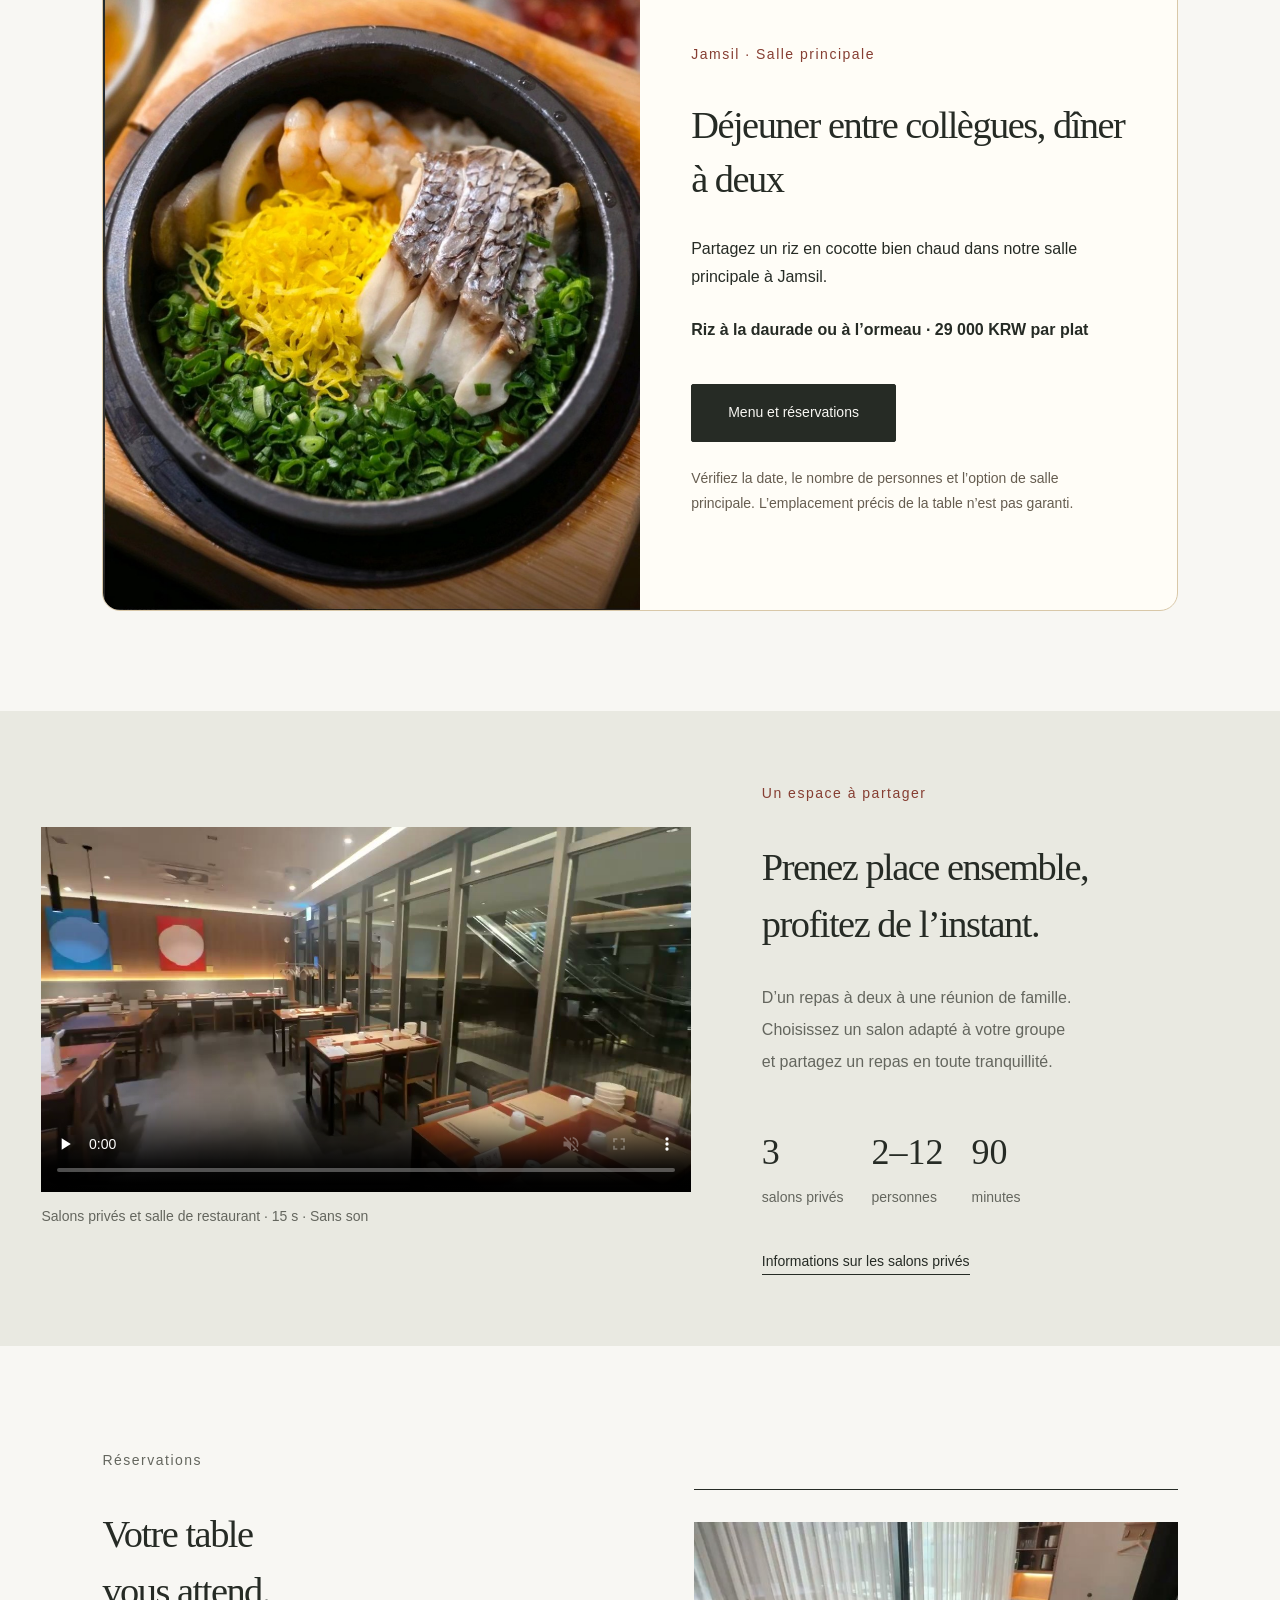
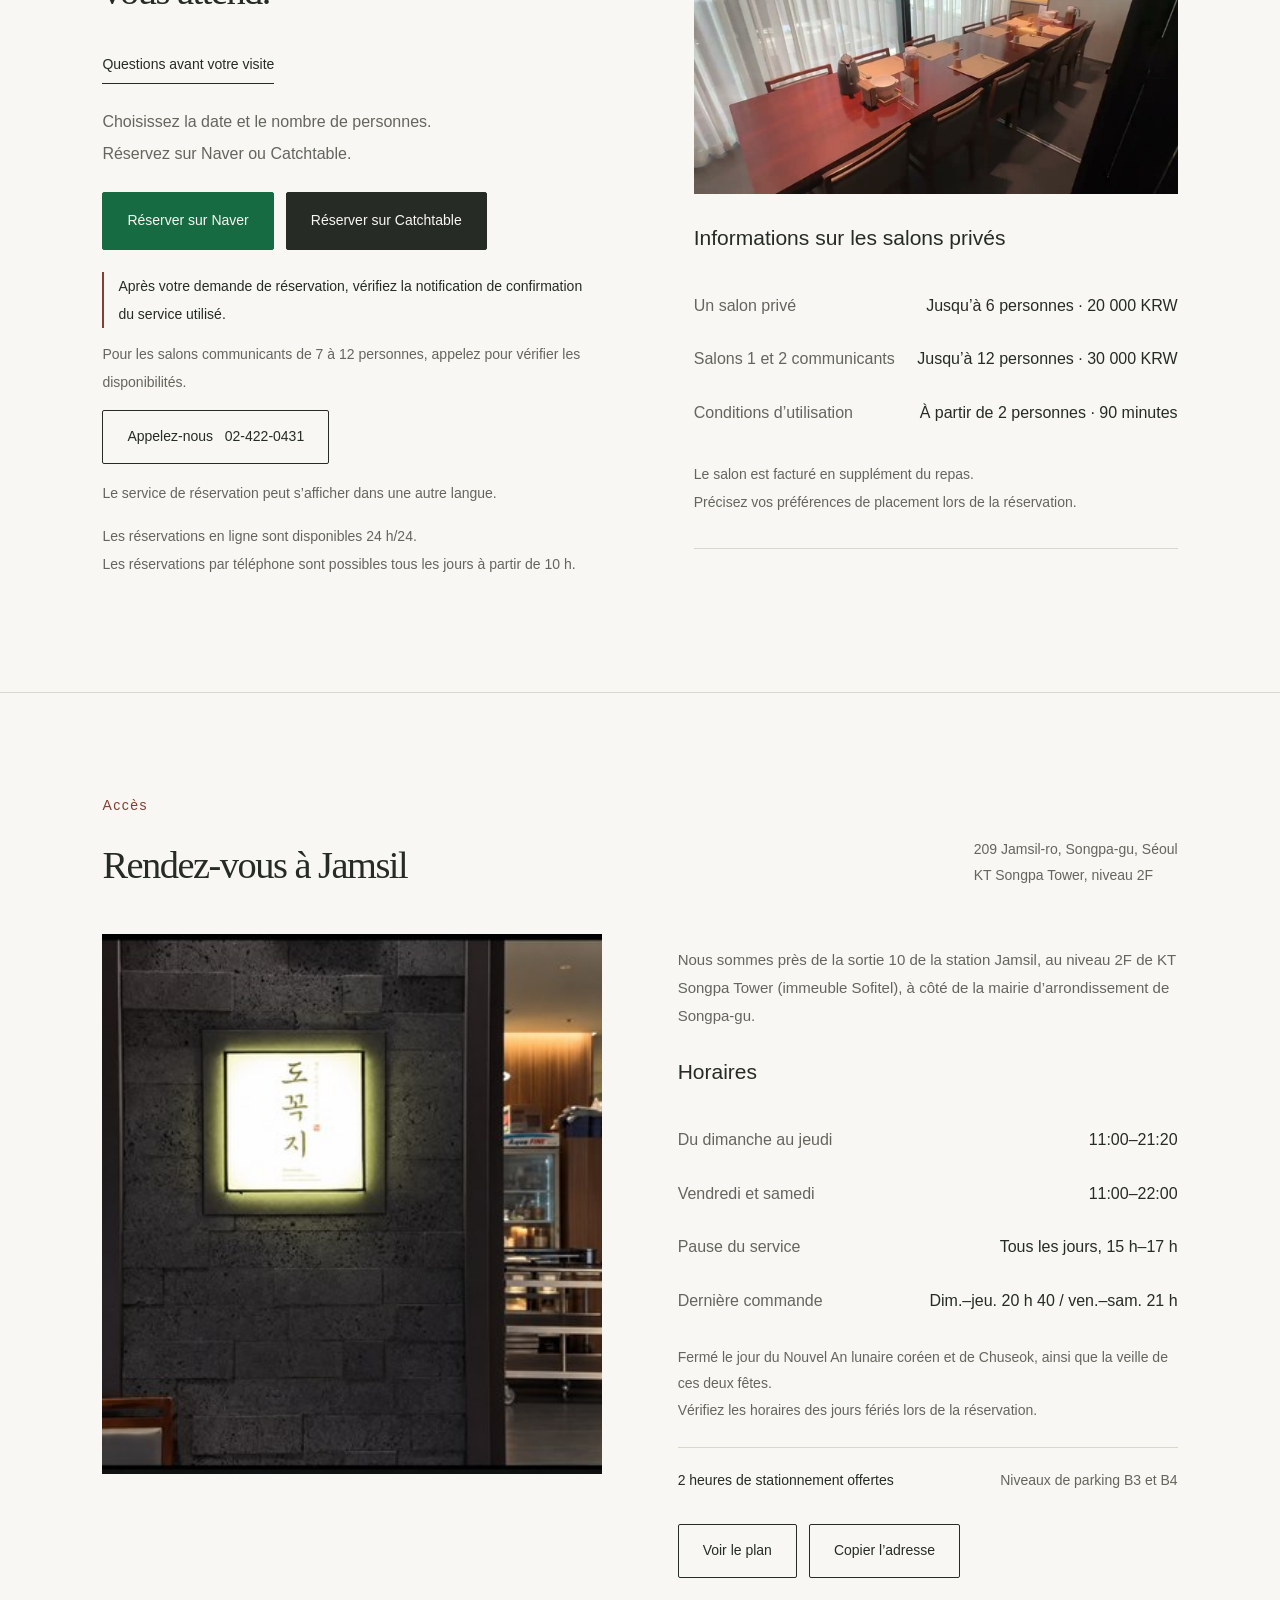
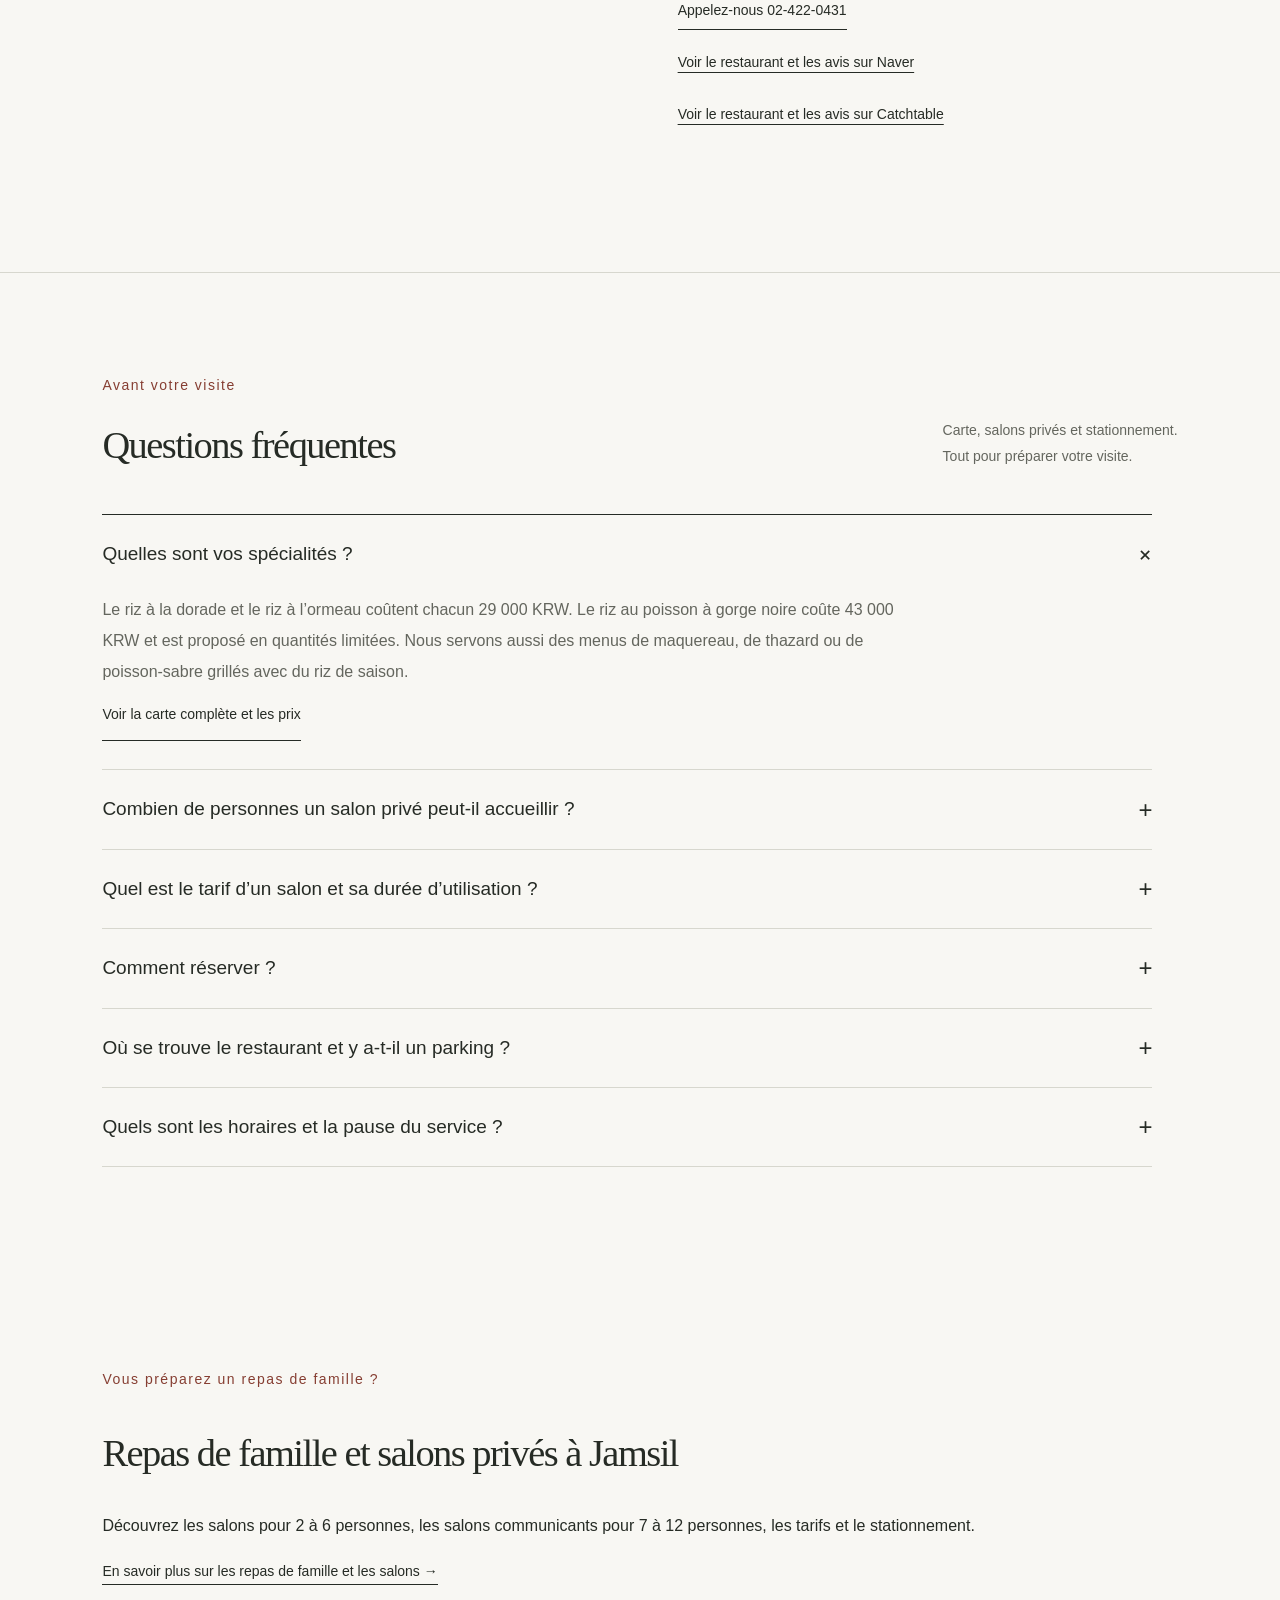
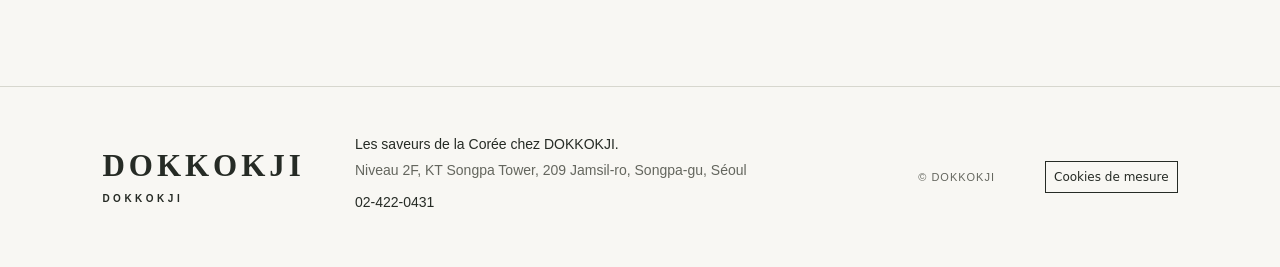
<file: fr.html>
<!doctype html>
<html lang="fr">
<head>
<meta charset="UTF-8"><meta name="viewport" content="width=device-width, initial-scale=1">
<title>Restaurant coréen à Jamsil, Séoul | DOKKOKJI</title>
<meta name="description" content="Restaurant coréen à Jamsil, Séoul : riz en cocotte, poisson grillé et salons privés. Découvrez la carte, les prix et les réservations chez DOKKOKJI.">
<meta name="google-site-verification" content="Vu-3N11SgKfQvH29XnWXmDh3lyxsL-SD8SIaQmwFXho">
<meta name="naver-site-verification" content="662a22f85c1d32d7477640e4b5ee16354c2f4d14">
<meta name="naver-site-verification" content="190e2471f918f8c453615e11dd04787824fd91c0">
<meta name="theme-color" content="#f5f3ee">

<link rel="stylesheet" href="/style.css?v=20261023-hall">
<link rel="canonical" href="https://dokkokji.com/fr">
<meta property="og:type" content="website">
<meta property="og:site_name" content="도꼭지">
<meta property="og:title" content="Restaurant coréen à Jamsil, Séoul | DOKKOKJI">
<meta property="og:description" content="Restaurant coréen à Jamsil, Séoul : riz en cocotte, poisson grillé et salons privés. Découvrez la carte, les prix et les réservations chez DOKKOKJI.">
<meta property="og:url" content="https://dokkokji.com/fr">
<meta property="og:image" content="https://dokkokji.com/assets/hero-optimized.jpg">
<meta property="og:locale" content="fr_FR">
<script type="application/ld+json">{"@context":"https://schema.org","@graph":[{"@type":"WebPage","@id":"https://dokkokji.com/fr#webpage","url":"https://dokkokji.com/fr","name":"Restaurant coréen à Jamsil, Séoul | DOKKOKJI","description":"Restaurant coréen à Jamsil, Séoul : riz en cocotte, poisson grillé et salons privés. Découvrez la carte, les prix et les réservations chez DOKKOKJI.","inLanguage":"fr","isPartOf":{"@id":"https://dokkokji.com/#website"},"about":{"@id":"https://dokkokji.com/#restaurant"}},{"@type":"WebSite","@id":"https://dokkokji.com/#website","url":"https://dokkokji.com/","name":"DOKKOKJI","alternateName":"DOKKOKJI","inLanguage":["ko","en","ja","zh-Hans","es","fr"]},{"@type":"Restaurant","@id":"https://dokkokji.com/#restaurant","name":"DOKKOKJI","alternateName":["DOKKOKJI","DOKKOKJI KT Songpa Tower"],"url":"https://dokkokji.com/","image":"https://dokkokji.com/assets/hero-optimized.jpg","description":"Restaurant coréen à Jamsil, Séoul : riz en cocotte, poisson grillé et salons privés. Découvrez la carte, les prix et les réservations chez DOKKOKJI.","servesCuisine":"Cuisine coréenne","address":{"@type":"PostalAddress","streetAddress":"Niveau 2F, KT Songpa Tower, 209 Jamsil-ro","addressLocality":"Songpa-gu","addressRegion":"Séoul","postalCode":"05552","addressCountry":"KR"},"menu":"https://dokkokji.com/fr#menu","hasMap":"https://place.map.kakao.com/1709637542","acceptsReservations":true,"openingHoursSpecification":[{"@type":"OpeningHoursSpecification","dayOfWeek":["Monday","Tuesday","Wednesday","Thursday","Friday","Saturday","Sunday"],"opens":"11:00","closes":"15:00"},{"@type":"OpeningHoursSpecification","dayOfWeek":["Sunday","Monday","Tuesday","Wednesday","Thursday"],"opens":"17:00","closes":"21:20"},{"@type":"OpeningHoursSpecification","dayOfWeek":["Friday","Saturday"],"opens":"17:00","closes":"22:00"}],"hasMenu":{"@id":"https://dokkokji.com/fr#menu"},"telephone":"+82-2-422-0431","sameAs":["https://m.place.naver.com/restaurant/1516910163/home","https://app.catchtable.co.kr/ct/shop/dokkokji_songpatower","https://place.map.kakao.com/1709637542","https://pf.kakao.com/_xhxnsNG"]},{"@type":"Menu","@id":"https://dokkokji.com/fr#menu","url":"https://dokkokji.com/fr#menu","name":"Carte de DOKKOKJI","inLanguage":"fr","hasMenuSection":[{"@type":"MenuSection","@id":"https://dokkokji.com/fr#rice-menu","name":"Nos riz en cocotte","hasMenuItem":[{"@type":"MenuItem","name":"Riz en cocotte au poisson à gorge noire","offers":{"@type":"Offer","price":"43000","priceCurrency":"KRW"},"description":"Quantités limitées"},{"@type":"MenuItem","name":"Riz en cocotte à la dorade et à l’ormeau","offers":{"@type":"Offer","price":"35000","priceCurrency":"KRW"}},{"@type":"MenuItem","name":"Riz en cocotte à la dorade","offers":{"@type":"Offer","price":"29000","priceCurrency":"KRW"}},{"@type":"MenuItem","name":"Riz en cocotte à l’ormeau","offers":{"@type":"Offer","price":"29000","priceCurrency":"KRW"}}]},{"@type":"MenuSection","@id":"https://dokkokji.com/fr#meal-menu","name":"Grillades et menus","hasMenuItem":[{"@type":"MenuItem","name":"Maquereau grillé + riz de saison","offers":{"@type":"Offer","price":"29000","priceCurrency":"KRW"}},{"@type":"MenuItem","name":"Thazard grillé + riz de saison","offers":{"@type":"Offer","price":"31000","priceCurrency":"KRW"}},{"@type":"MenuItem","name":"Œufs de lieu grillés + riz de saison","offers":{"@type":"Offer","price":"30000","priceCurrency":"KRW"}},{"@type":"MenuItem","name":"Porc sauté épicé + riz de saison","offers":{"@type":"Offer","price":"29000","priceCurrency":"KRW"}},{"@type":"MenuItem","name":"Poisson-sabre de Corée grillé + riz de saison","offers":{"@type":"Offer","price":"49000","priceCurrency":"KRW"}},{"@type":"MenuItem","name":"Poulpe sauté épicé + riz de saison","offers":{"@type":"Offer","price":"34000","priceCurrency":"KRW"}}]},{"@type":"MenuSection","@id":"https://dokkokji.com/fr#share-menu","name":"Une table pour deux","hasMenuItem":[{"@type":"MenuItem","name":"Menu poisson à gorge noire grillé et porc épicé","offers":{"@type":"Offer","price":"95000","priceCurrency":"KRW"},"description":"1 poisson à gorge noire entier grillé + porc épicé + 2 riz de saison"},{"@type":"MenuItem","name":"Menu poisson à gorge noire grillé et poulpe épicé","offers":{"@type":"Offer","price":"108000","priceCurrency":"KRW"},"description":"1 poisson à gorge noire entier grillé + poulpe épicé + 2 riz de saison"}]},{"@type":"MenuSection","@id":"https://dokkokji.com/fr#dish-menu","name":"Plats à la carte","hasMenuItem":[{"@type":"MenuItem","name":"Sashimi de saison, 5 variétés A","offers":{"@type":"Offer","price":"70000","priceCurrency":"KRW"},"description":"Au dîner uniquement · Quantités limitées"},{"@type":"MenuItem","name":"Sashimi de saison, 5 variétés B","offers":{"@type":"Offer","price":"80000","priceCurrency":"KRW"},"description":"Au dîner uniquement · Quantités limitées"},{"@type":"MenuItem","name":"Poisson-sabre de Corée mijoté en sauce épicée","offers":{"@type":"Offer","price":"72000","priceCurrency":"KRW"}},{"@type":"MenuItem","name":"Tête de dorade mijotée","offers":{"@type":"Offer","price":"48000","priceCurrency":"KRW"}},{"@type":"MenuItem","name":"Poisson à gorge noire grillé","offers":{"@type":"Offer","price":"75000","priceCurrency":"KRW"}}],"description":"Les plats à la carte ne comprennent pas de riz en cocotte."},{"@type":"MenuSection","@id":"https://dokkokji.com/fr#extra-menu","name":"Suppléments et changements de riz","hasMenuItem":[{"@type":"MenuItem","name":"Maquereau grillé","offers":{"@type":"Offer","price":"14000","priceCurrency":"KRW"}},{"@type":"MenuItem","name":"Thazard grillé","offers":{"@type":"Offer","price":"19000","priceCurrency":"KRW"}},{"@type":"MenuItem","name":"Poisson-sabre de Corée grillé","offers":{"@type":"Offer","price":"39000","priceCurrency":"KRW"},"description":"Poisson-sabre de Jeju ou de Mokpo"},{"@type":"MenuItem","name":"Œufs de lieu grillés","offers":{"@type":"Offer","price":"17000","priceCurrency":"KRW"}},{"@type":"MenuItem","name":"Poulpe sauté épicé","offers":{"@type":"Offer","price":"23000","priceCurrency":"KRW"}},{"@type":"MenuItem","name":"Porc sauté épicé","offers":{"@type":"Offer","price":"14000","priceCurrency":"KRW"}},{"@type":"MenuItem","name":"Riz en cocotte aux légumes de saison","offers":{"@type":"Offer","price":"10000","priceCurrency":"KRW"}}],"description":"Los extras están disponibles al pedir un arroz de la casa, un menú o un plato a la carta. Cambio de arroz en los menús de pez sable, pulpo y perca: abulón o dorada +15 000 KRW / dorada y abulón +19 000 KRW / perca +30 000 KRW"}]},{"@type":"FAQPage","@id":"https://dokkokji.com/fr#faq","inLanguage":"fr","mainEntity":[{"@type":"Question","name":"Quelles sont vos spécialités ?","acceptedAnswer":{"@type":"Answer","text":"Le riz à la dorade et le riz à l’ormeau coûtent chacun 29 000 KRW. Le riz au poisson à gorge noire coûte 43 000 KRW et est proposé en quantités limitées. Nous servons aussi des menus de maquereau, de thazard ou de poisson-sabre grillés avec du riz de saison."}},{"@type":"Question","name":"Combien de personnes un salon privé peut-il accueillir ?","acceptedAnswer":{"@type":"Answer","text":"Les salons privés accueillent de 2 à 6 personnes. Les salons 1 et 2 peuvent communiquer pour accueillir jusqu’à 12 personnes. Vérifiez les disponibilités pour votre date et la taille de votre groupe lors de la réservation."}},{"@type":"Question","name":"Quel est le tarif d’un salon et sa durée d’utilisation ?","acceptedAnswer":{"@type":"Answer","text":"Un salon coûte 20 000 KRW ; les salons 1 et 2 communicants coûtent 30 000 KRW. Le salon est facturé en supplément du repas et sa durée d’utilisation est de 90 minutes."}},{"@type":"Question","name":"Comment réserver ?","acceptedAnswer":{"@type":"Answer","text":"Choisissez la date et le nombre de personnes sur Naver Booking ou Catchtable. Vérifiez la notification de confirmation après votre demande. Les réservations en ligne sont disponibles 24 h/24 ; par téléphone, tous les jours à partir de 10 h. Pour les salons communicants de 7 à 12 personnes, appelez le +82-2-422-0431 afin de vérifier les disponibilités."}},{"@type":"Question","name":"Où se trouve le restaurant et y a-t-il un parking ?","acceptedAnswer":{"@type":"Answer","text":"Nous sommes au niveau 2F de KT Songpa Tower, 209 Jamsil-ro, Songpa-gu, Séoul. Le parking de KT Songpa Tower offre 2 heures de stationnement gratuit."}},{"@type":"Question","name":"Quels sont les horaires et la pause du service ?","acceptedAnswer":{"@type":"Answer","text":"Nous ouvrons du dimanche au jeudi de 11 h à 21 h 20, et le vendredi et le samedi de 11 h à 22 h. La pause quotidienne est de 15 h à 17 h. Dernière commande à 20 h 40 du dimanche au jeudi et à 21 h le vendredi et le samedi. Vérifiez les horaires des jours fériés lors de la réservation."}}]}]}</script>

<link rel="alternate" hreflang="ko" href="https://dokkokji.com/">
<link rel="alternate" hreflang="es" href="https://dokkokji.com/es">
<link rel="alternate" hreflang="x-default" href="https://dokkokji.com/">
<link rel="alternate" hreflang="fr" href="https://dokkokji.com/fr">
<link rel="shortcut icon" href="https://dokkokji.com/favicon.ico">
<link rel="icon" type="image/png" sizes="192x192" href="https://dokkokji.com/favicon.png">
<link rel="apple-touch-icon" href="https://dokkokji.com/favicon.png">
<link rel="stylesheet" href="/analytics.css?v=20261027">
</head>
<body>
<a class="skip" href="#main">Aller au contenu</a>
<header class="header"><a class="wordmark" href="#" aria-label="Accueil DOKKOKJI">DOKKOKJI<span>DOKKOKJI</span></a><nav aria-label="Navigation principale"><a href="#story">DOKKOKJI</a><a href="#menu">Carte</a><a href="#space">Espaces</a><a href="#visit">Accès</a><a href="#membership">Fidélité</a></nav><a class="nav-reserve" href="#reservation">Réservations</a></header><nav class="language-switch" aria-label="Langue"><a href="/" lang="ko" hreflang="ko">한국어</a><a href="/?lang=en" lang="en">EN</a><a href="/?lang=zh" lang="zh-Hans">中文</a><a href="/?lang=ja" lang="ja">日本語</a><a href="/es" lang="es" hreflang="es">Español</a><a href="/fr" lang="fr" hreflang="fr" aria-current="page">Français</a></nav><nav class="mobile-nav" aria-label="Navigation mobile"><a href="#menu">Carte</a><a href="#space">Espaces</a><a href="#reservation">Salons privés</a><a href="#visit">Accès</a></nav>
<main id="main"><section class="hero" aria-labelledby="hero-title"><div class="hero-copy"><p class="eyebrow">Cuisine coréenne à Jamsil · Riz en cocotte et poisson grillé</p><h1 id="hero-title">À Jamsil,<br>du riz en cocotte et du poisson grillé,<br><em>DOKKOKJI.</em></h1><p class="hero-description">Riz en cocotte à la dorade et poisson à gorge noire grillé. <br>Du riz fraîchement préparé et du poisson à partager.</p><p class="hero-facts"><span>Riz à la dorade ou à l’ormeau · 29 000 KRW chacun</span><br><span>Salons pour 2 à 12 personnes · 2 heures de stationnement offertes</span></p><div class="hero-actions"><a class="button primary" href="#reservation">Réservations</a><a class="text-link" href="#menu">Découvrez notre carte</a></div><a class="membership-spotlight" href="#membership"><span class="membership-spotlight-label">Fidélité</span><strong>Le plaisir de revenir chez DOKKOKJI</strong><span class="membership-spotlight-arrow" aria-hidden="true">↗</span></a><span class="hero-bottom">DOKKOKJI · KOREAN DINING</span></div><div class="hero-image"><img src="/assets/hero-optimized.jpg" srcset="/assets/hero-640.jpg 640w, /assets/hero-960.jpg 960w, /assets/hero-optimized.jpg 1800w" sizes="(max-width: 760px) 94vw, 58vw" decoding="async" alt="Riz en cocotte, poisson grillé et accompagnements chez DOKKOKJI" fetchpriority="high" width="1800" height="1007"><span class="image-label">Un repas réconfortant dans chaque cocotte</span></div></section>
<div class="intro-strip"><span>Riz à la dorade · Poisson à gorge noire grillé</span><span>Salons privés pour 2 à 12 personnes</span><span>2 heures de stationnement offertes</span></div>
<section class="section membership-section" id="membership" aria-labelledby="membership-title"><p class="eyebrow">Fidélité</p><h2 id="membership-title">Le plaisir de revenir chez DOKKOKJI</h2><p class="membership-intro">Un bon repas et une attention pour vos occasions spéciales.</p><ol class="membership-steps"><li><h3>Inscrivez-vous lors de votre visite</h3><p>Lors de votre visite, scannez le code QR du restaurant et saisissez votre numéro de téléphone portable. Les membres enregistrent leur visite ; les nouveaux clients accèdent au formulaire d’inscription.</p></li><li><h3>Renseignez vos informations</h3><p>Indiquez votre nom et votre date d’anniversaire, puis consultez les conditions d’inscription. Le consentement aux messages promotionnels est facultatif.</p></li><li><h3>Enfin, ajoutez notre chaîne KakaoTalk</h3><p>Ajoutez la chaîne DOKKOKJI sur KakaoTalk pour recevoir les informations sur les avantages d’anniversaire.</p></li></ol><p class="membership-condition">L’inscription ne donne pas immédiatement droit à un bon d’anniversaire. Renseignez-vous auprès du personnel sur les conditions et la date d’attribution.</p><div class="membership-actions"><a class="membership-primary" href="https://gourmetpass.co.kr/qr" target="_blank" rel="noopener">Inscription et enregistrement de votre visite</a><a class="text-link" href="https://pf.kakao.com/_xhxnsNG" target="_blank" rel="noopener">Voir la chaîne KakaoTalk</a></div><p class="membership-language">Le formulaire est en coréen. Si vous avez besoin d’aide pour saisir votre numéro de téléphone, adressez-vous au personnel.</p></section>
<section class="story section" id="story"><div><p class="eyebrow">À notre table</p><h2>Dorade, poisson à gorge noire<br>et riz fraîchement préparé.</h2></div><div class="story-text"><p>Notre restaurant coréen vous accueille au niveau 2F de KT Songpa Tower, à Jamsil, Séoul. Nos spécialités : le riz en cocotte et le poisson grillé.</p><p>Riz en cocotte à la dorade, à l’ormeau ou au poisson à gorge noire,<br class="desktop-break"> ou poisson grillé accompagné de riz aux légumes de saison.</p><p>Nous servons le riz avec du beurre français d’Isigny<br class="desktop-break"> et des algues coréennes grillées dans notre cuisine.</p><div class="brand-sign"><img src="/assets/logo.png" alt="Logo de DOKKOKJI" width="709" height="709"></div></div></section>
<section class="menu-section section" id="menu"><div class="section-heading"><div><p class="eyebrow">Carte</p><h2>Tout commence par une cocotte</h2></div><p>du riz en cocotte et du poisson grillé,<br>choisissez votre association préférée.</p></div><div class="food-grid rice-gallery">
<article class="food-feature"><div class="rice-photo"><img src="/assets/rice-domi-optimized.jpg" srcset="/assets/rice-domi-640.jpg 640w, /assets/rice-domi-960.jpg 960w, /assets/rice-domi-optimized.jpg 1068w" sizes="(max-width: 760px) 86vw, 42vw" decoding="async" alt="Riz en cocotte à la dorade" loading="lazy" width="1072" height="1288"></div><div class="food-caption"><h3>Riz en cocotte à la dorade</h3><span>29 000 KRW</span></div><p>Dorade et riz fraîchement cuits dans une même cocotte.</p></article>
<article class="food-feature"><div class="rice-photo"><img src="/assets/rice-geumtae-optimized.jpg" srcset="/assets/rice-geumtae-640.jpg 640w, /assets/rice-geumtae-960.jpg 960w, /assets/rice-geumtae-optimized.jpg 1345w" sizes="(max-width: 760px) 86vw, 42vw" decoding="async" alt="Riz en cocotte au poisson à gorge noire" loading="lazy" width="1345" height="1342"></div><div class="food-caption"><h3>Riz en cocotte au poisson à gorge noire</h3><span>43 000 KRW</span></div><p>Riz garni de poisson à gorge noire grillé. Quantités limitées.</p></article>
<article class="food-feature"><div class="rice-photo"><img src="/assets/rice-abalone-optimized.jpg" srcset="/assets/rice-abalone-640.jpg 640w, /assets/rice-abalone-960.jpg 960w, /assets/rice-abalone-optimized.jpg 1524w" sizes="(max-width: 760px) 86vw, 42vw" decoding="async" alt="Riz en cocotte à l’ormeau" loading="lazy" width="1524" height="1143"></div><div class="food-caption"><h3>Riz en cocotte à l’ormeau</h3><span>29 000 KRW</span></div><p>Un riz chaud aux saveurs délicates de l’ormeau.</p></article>
<article class="food-feature"><div class="rice-photo"><img src="/assets/rice-seasonal-optimized.jpg" srcset="/assets/rice-seasonal-640.jpg 640w, /assets/rice-seasonal-960.jpg 960w, /assets/rice-seasonal-optimized.jpg 1024w" sizes="(max-width: 760px) 86vw, 42vw" decoding="async" alt="Riz en cocotte aux légumes de saison" loading="lazy" width="1024" height="1351"></div><div class="food-caption"><h3>Riz en cocotte aux légumes de saison</h3><span>En accompagnement des menus</span></div><p>Un riz de saison pour accompagner poisson grillé, porc épicé et autres plats.</p></article>
</div><p class="menu-note">Le riz en cocotte est servi avec du beurre français d’Isigny et des algues coréennes grillées dans notre cuisine.<br>Une portion de beurre est incluse pour deux personnes. Chaque portion supplémentaire coûte 1 000 KRW.</p><a class="text-link" href="/assets/menu-original.png" target="_blank" rel="noopener">Voir la carte originale en coréen<span class="sr-only"> (nouvel onglet)</span></a><nav class="menu-shortcuts" aria-label="Catégories de la carte"><a href="#rice-menu">Nos riz en cocotte</a><a href="#meal-menu">Menus</a><a href="#share-menu">Menus pour deux</a><a href="#dish-menu">À la carte</a><a href="#extra-menu">Suppléments</a></nav><div class="menu-list"><details id="rice-menu" open><summary><span>Nos riz en cocotte</span><span class="detail-mark" aria-hidden="true">+</span></summary><dl class="menu-items"><div><dt>Riz en cocotte au poisson à gorge noire <small>Quantités limitées</small></dt><dd>43,000</dd></div><div><dt>Riz en cocotte à la dorade et à l’ormeau</dt><dd>35,000</dd></div><div><dt>Riz en cocotte à la dorade</dt><dd>29,000</dd></div><div><dt>Riz en cocotte à l’ormeau</dt><dd>29,000</dd></div></dl></details>
<details id="meal-menu"><summary><span>Grillades et menus</span><span class="detail-mark" aria-hidden="true">+</span></summary><dl class="menu-items"><div><dt>Maquereau grillé + riz de saison</dt><dd>29,000</dd></div><div><dt>Thazard grillé + riz de saison</dt><dd>31,000</dd></div><div><dt>Œufs de lieu grillés + riz de saison</dt><dd>30,000</dd></div><div><dt>Porc sauté épicé + riz de saison</dt><dd>29,000</dd></div><div><dt>Poisson-sabre de Corée grillé + riz de saison</dt><dd>49,000</dd></div><div><dt>Poulpe sauté épicé + riz de saison</dt><dd>34,000</dd></div></dl></details>
<details id="share-menu"><summary><span>Une table pour deux</span><span class="detail-mark" aria-hidden="true">+</span></summary><dl class="menu-items"><div><dt>Menu poisson à gorge noire grillé et porc épicé<small>1 poisson à gorge noire entier grillé + porc épicé + 2 riz de saison</small></dt><dd>95,000</dd></div><div><dt>Menu poisson à gorge noire grillé et poulpe épicé<small>1 poisson à gorge noire entier grillé + poulpe épicé + 2 riz de saison</small></dt><dd>108,000</dd></div></dl></details>
<details id="dish-menu"><summary><span>Plats à la carte</span><span class="detail-mark" aria-hidden="true">+</span></summary><dl class="menu-items"><div><dt>Sashimi de saison, 5 variétés A / B<small>Au dîner uniquement · Quantités limitées</small></dt><dd>70,000 / 80,000</dd></div><div><dt>Poisson-sabre de Corée mijoté en sauce épicée</dt><dd>72,000</dd></div><div><dt>Tête de dorade mijotée</dt><dd>48,000</dd></div><div><dt>Poisson à gorge noire grillé</dt><dd>75,000</dd></div></dl><p class="menu-note">Les plats à la carte ne comprennent pas de riz en cocotte.</p></details>
<details id="extra-menu"><summary><span>Suppléments et changements de riz</span><span class="detail-mark" aria-hidden="true">+</span></summary><dl class="menu-items"><div><dt>Maquereau grillé</dt><dd>14,000</dd></div><div><dt>Thazard grillé</dt><dd>19,000</dd></div><div><dt>Poisson-sabre de Corée grillé<small>Poisson-sabre de Jeju ou de Mokpo</small></dt><dd>39,000</dd></div><div><dt>Œufs de lieu grillés</dt><dd>17,000</dd></div><div><dt>Poulpe sauté épicé</dt><dd>23,000</dd></div><div><dt>Porc sauté épicé</dt><dd>14,000</dd></div><div><dt>Riz en cocotte aux légumes de saison</dt><dd>10,000</dd></div></dl><p class="menu-note">Les suppléments sont disponibles avec la commande d’un riz de la maison, d’un menu ou d’un plat à la carte.</p><p class="menu-note">Changement de riz dans les menus poisson-sabre, poulpe et poisson à gorge noire : ormeau ou dorade +15 000 KRW / dorade et ormeau +19 000 KRW / poisson à gorge noire +30 000 KRW</p></details><p class="price-unit">Tous les prix sont en wons coréens (KRW)</p></div><div class="booking-actions menu-booking" data-placement="menu"><p>Votre menu est choisi ?</p><a class="button primary" href="https://m.place.naver.com/restaurant/1516910163/booking" target="_blank" rel="noopener" referrerpolicy="origin">Réserver sur Naver</a><a class="button primary" href="https://app.catchtable.co.kr/ct/shop/dokkokji_songpatower" target="_blank" rel="noopener" referrerpolicy="origin">Réserver sur Catchtable</a></div></section>
<section id="kitchen" class="photo-story section" aria-label="Plats de DOKKOKJI"><div class="section-heading"><div><p class="eyebrow">De la cuisine à la table</p><h2>Chaque cocotte préparée,<br>chaque table servie avec soin.</h2></div></div><div class="photo-pair"><figure><video controls muted playsinline preload="none" poster="/assets/food-poster-table-optimized.jpg" aria-label="Poisson grillé et riz en cocotte, vidéo de 11 secondes sans son"><source src="/assets/food-story.mp4" type="video/mp4">Votre navigateur ne permet pas de lire cette vidéo.</video><figcaption>Du poisson grillé au riz fraîchement préparé · 11 s · Sans son</figcaption></figure><figure><img src="/assets/kitchen-at-work-clean-v2-optimized.jpg" srcset="/assets/kitchen-at-work-clean-v2-640.jpg 640w, /assets/kitchen-at-work-clean-v2-960.jpg 960w, /assets/kitchen-at-work-clean-v2-optimized.jpg 1672w" sizes="(max-width: 760px) 86vw, 42vw" decoding="async" alt="Préparation du riz en cocotte en cuisine" loading="lazy" width="1280" height="720"><figcaption>Préparation du riz dans notre cuisine</figcaption></figure></div></section><section class="hall-dining section" id="team" aria-labelledby="hall-title"><div class="hall-card"><a class="hall-food" href="#menu"><img src="/assets/rice-domi-optimized.jpg" alt="Riz à la daurade" width="1067" height="1288" loading="lazy"></a><div class="hall-copy"><p class="eyebrow">Jamsil · Salle principale</p><h2 id="hall-title">Déjeuner entre collègues, dîner à deux</h2><p>Partagez un riz en cocotte bien chaud dans notre salle principale à Jamsil.</p><p class="hall-price">Riz à la daurade ou à l’ormeau · 29 000 KRW par plat</p><a class="button primary" href="#reservation">Menu et réservations</a><p class="hall-note">Vérifiez la date, le nombre de personnes et l’option de salle principale. L’emplacement précis de la table n’est pas garanti.</p></div></div></section><section class="space-section" id="space"><div class="space-photo"><video controls muted playsinline preload="none" poster="/assets/hall-optimized.jpg" aria-label="Salons privés et salle de restaurant, vidéo de 15 secondes sans son"><source src="/assets/space-tour.mp4" type="video/mp4">Votre navigateur ne permet pas de lire cette vidéo. <a href="/assets/space-tour.mp4">Voir la vidéo des espaces</a></video><p class="video-caption">Salons privés et salle de restaurant · 15 s · Sans son</p></div><div class="space-copy"><p class="eyebrow">Un espace à partager</p><h2>Prenez place ensemble,<br>profitez de l’instant.</h2><p>D’un repas à deux à une réunion de famille.<br>Choisissez un salon adapté à votre groupe<br>et partagez un repas en toute tranquillité.</p><div class="room-numbers"><div><strong>3</strong><span>salons privés</span></div><div><strong>2–12</strong><span>personnes</span></div><div><strong>90</strong><span>minutes</span></div></div><a class="text-link" href="#reservation">Informations sur les salons privés</a></div></section>
<section class="reservation section" id="reservation"><div><p class="eyebrow">Réservations</p><h2>Votre table<br>vous attend.</h2><a class="text-link faq-shortcut" href="#faq">Questions avant votre visite</a><p>Choisissez la date et le nombre de personnes.<br>Réservez sur Naver ou Catchtable.</p><div class="booking-actions"><a class="button primary naver-booking" href="https://m.place.naver.com/restaurant/1516910163/booking" target="_blank" rel="noopener" referrerpolicy="origin">Réserver sur Naver<span class="sr-only"> (nouvel onglet)</span></a><a class="button primary" href="https://app.catchtable.co.kr/ct/shop/dokkokji_songpatower" target="_blank" rel="noopener" referrerpolicy="origin">Réserver sur Catchtable <span class="sr-only">(nouvel onglet)</span></a></div><p class="booking-confirmation">Après votre demande de réservation, vérifiez la notification de confirmation du service utilisé.</p><p class="group-booking">Pour les salons communicants de 7 à 12 personnes, appelez pour vérifier les disponibilités.</p><a class="button phone-link" href="tel:+8224220431"><span>Appelez-nous</span>&nbsp; 02-422-0431</a><p id="booking-language-note" class="reservation-note">Le service de réservation peut s’afficher dans une autre langue.</p><p class="reservation-note">Les réservations en ligne sont disponibles 24 h/24.<br>Les réservations par téléphone sont possibles tous les jours à partir de 10 h.</p></div><div class="reservation-info"><img class="room-photo" src="/assets/room-connected-optimized.jpg" srcset="/assets/room-connected-640.jpg 640w, /assets/room-connected-960.jpg 960w, /assets/room-connected-optimized.jpg 1280w" sizes="(max-width: 760px) 86vw, 42vw" decoding="async" alt="Salons privés communicants" loading="lazy" width="1280" height="720"><h3>Informations sur les salons privés</h3><dl><div><dt>Un salon privé</dt><dd>Jusqu’à 6 personnes · 20 000 KRW</dd></div><div><dt>Salons 1 et 2 communicants</dt><dd>Jusqu’à 12 personnes · 30 000 KRW</dd></div><div><dt>Conditions d’utilisation</dt><dd>À partir de 2 personnes · 90 minutes</dd></div></dl><p>Le salon est facturé en supplément du repas.<br>Précisez vos préférences de placement lors de la réservation.</p></div></section>
<section class="visit section" id="visit"><div class="section-heading"><div><p class="eyebrow">Accès</p><h2>Rendez-vous à Jamsil</h2></div><p>209 Jamsil-ro, Songpa-gu, Séoul<br>KT Songpa Tower, niveau 2F</p></div><div class="visit-grid"><img src="/assets/entrance-wide-clean-optimized.jpg" srcset="/assets/entrance-wide-clean-640.jpg 640w, /assets/entrance-wide-clean-960.jpg 960w, /assets/entrance-wide-clean-optimized.jpg 1646w" sizes="(max-width: 760px) 86vw, 42vw" decoding="async" alt="Entrée et enseigne de DOKKOKJI" loading="lazy" width="1800" height="1007"><div class="visit-details"><p class="arrival-note">Nous sommes près de la sortie 10 de la station Jamsil, au niveau 2F de KT Songpa Tower (immeuble Sofitel), à côté de la mairie d’arrondissement de Songpa-gu.</p><h3>Horaires</h3><dl><div><dt>Du dimanche au jeudi</dt><dd>11:00–21:20</dd></div><div><dt>Vendredi et samedi</dt><dd>11:00–22:00</dd></div><div><dt>Pause du service</dt><dd>Tous les jours, 15 h–17 h</dd></div><div><dt>Dernière commande</dt><dd>Dim.–jeu. 20 h 40 / ven.–sam. 21 h</dd></div></dl><p class="visit-note">Fermé le jour du Nouvel An lunaire coréen et de Chuseok, ainsi que la veille de ces deux fêtes.<br>Vérifiez les horaires des jours fériés lors de la réservation.</p><div class="parking"><strong>2 heures de stationnement offertes</strong><span>Niveaux de parking B3 et B4</span></div><div class="visit-actions"><a class="button" href="https://place.map.kakao.com/1709637542" target="_blank" rel="noopener noreferrer">Voir le plan<span class="sr-only"> (nouvel onglet)</span></a><button class="button" id="copy-address" type="button">Copier l’adresse</button></div><a class="text-link visit-phone" href="tel:+8224220431"><span>Appelez-nous</span> 02-422-0431</a><div class="review-links"><a href="https://m.place.naver.com/restaurant/1516910163/home" target="_blank" rel="noopener noreferrer"><span>Voir le restaurant et les avis sur Naver</span><span class="sr-only"> (nouvel onglet)</span></a><a href="https://app.catchtable.co.kr/ct/shop/dokkokji_songpatower" target="_blank" rel="noopener" referrerpolicy="origin"><span>Voir le restaurant et les avis sur Catchtable</span><span class="sr-only"> (nouvel onglet)</span></a></div><p id="copy-status" class="copy-status" role="status" aria-live="polite"></p></div></div></section>

<section class="faq-section section" id="faq" aria-labelledby="faq-title">
  <div class="section-heading"><div><p class="eyebrow">Avant votre visite</p><h2 id="faq-title">Questions fréquentes</h2></div><p>Carte, salons privés et stationnement.<br>Tout pour préparer votre visite.</p></div>
  <div class="faq-list">
    <details open><summary><span>Quelles sont vos spécialités ?</span><span class="detail-mark" aria-hidden="true">+</span></summary><div class="faq-answer"><p>Le riz à la dorade et le riz à l’ormeau coûtent chacun 29 000 KRW. Le riz au poisson à gorge noire coûte 43 000 KRW et est proposé en quantités limitées. Nous servons aussi des menus de maquereau, de thazard ou de poisson-sabre grillés avec du riz de saison.</p><a class="text-link" href="#menu">Voir la carte complète et les prix</a></div></details>
    <details><summary><span>Combien de personnes un salon privé peut-il accueillir ?</span><span class="detail-mark" aria-hidden="true">+</span></summary><div class="faq-answer"><p>Les salons privés accueillent de 2 à 6 personnes. Les salons 1 et 2 peuvent communiquer pour accueillir jusqu’à 12 personnes. Vérifiez les disponibilités pour votre date et la taille de votre groupe lors de la réservation.</p></div></details>
    <details><summary><span>Quel est le tarif d’un salon et sa durée d’utilisation ?</span><span class="detail-mark" aria-hidden="true">+</span></summary><div class="faq-answer"><p>Un salon coûte 20 000 KRW ; les salons 1 et 2 communicants coûtent 30 000 KRW. Le salon est facturé en supplément du repas et sa durée d’utilisation est de 90 minutes.</p></div></details>
    <details><summary><span>Comment réserver ?</span><span class="detail-mark" aria-hidden="true">+</span></summary><div class="faq-answer"><p>Choisissez la date et le nombre de personnes sur Naver Booking ou Catchtable. Vérifiez la notification de confirmation après votre demande. Les réservations en ligne sont disponibles 24 h/24 ; par téléphone, tous les jours à partir de 10 h. Pour les salons communicants de 7 à 12 personnes, appelez le +82-2-422-0431 afin de vérifier les disponibilités.</p><a class="text-link" href="#reservation">Voir les options de réservation</a></div></details>
    <details><summary><span>Où se trouve le restaurant et y a-t-il un parking ?</span><span class="detail-mark" aria-hidden="true">+</span></summary><div class="faq-answer"><p>Nous sommes au niveau 2F de KT Songpa Tower, 209 Jamsil-ro, Songpa-gu, Séoul. Le parking de KT Songpa Tower offre 2 heures de stationnement gratuit.</p><a class="text-link" href="#visit">Voir l’adresse et le plan</a></div></details>
    <details><summary><span>Quels sont les horaires et la pause du service ?</span><span class="detail-mark" aria-hidden="true">+</span></summary><div class="faq-answer"><p>Nous ouvrons du dimanche au jeudi de 11 h à 21 h 20, et le vendredi et le samedi de 11 h à 22 h. La pause quotidienne est de 15 h à 17 h. Dernière commande à 20 h 40 du dimanche au jeudi et à 21 h le vendredi et le samedi. Vérifiez les horaires des jours fériés lors de la réservation.</p></div></details>
  </div>
</section>
<section class="section family-guide-link" aria-labelledby="family-guide-title"><p class="eyebrow">Vous préparez un repas de famille ?</p><h2 id="family-guide-title">Repas de famille et salons privés à Jamsil</h2><p>Découvrez les salons pour 2 à 6 personnes, les salons communicants pour 7 à 12 personnes, les tarifs et le stationnement.</p><a class="text-link" href="/fr/family-dining">En savoir plus sur les repas de famille et les salons →</a></section>
</main><footer><a class="wordmark" href="#">DOKKOKJI<span>DOKKOKJI</span></a><p>Les saveurs de la Corée chez DOKKOKJI.<br><span>Niveau 2F, KT Songpa Tower, 209 Jamsil-ro, Songpa-gu, Séoul</span><br><a href="tel:+8224220431">02-422-0431</a></p><span class="copyright">© DOKKOKJI</span></footer><div class="mobile-bar"><a href="#menu">Voir la carte</a><a href="#reservation">Réserver en ligne</a></div>
<!-- Cloudflare Web Analytics -->
<script type="module" src="https://static.cloudflareinsights.com/beacon.min.js" data-cf-beacon='{"token":"f913962047d74f66bae2336820825638"}'></script>
<!-- End Cloudflare Web Analytics -->
<script src="/french-page.js?v=20261022"></script><script src="/app.js?v=20261021-seo"></script><script src="/conversion.js?v=20261030-kakao" defer></script></body></html>
</file>
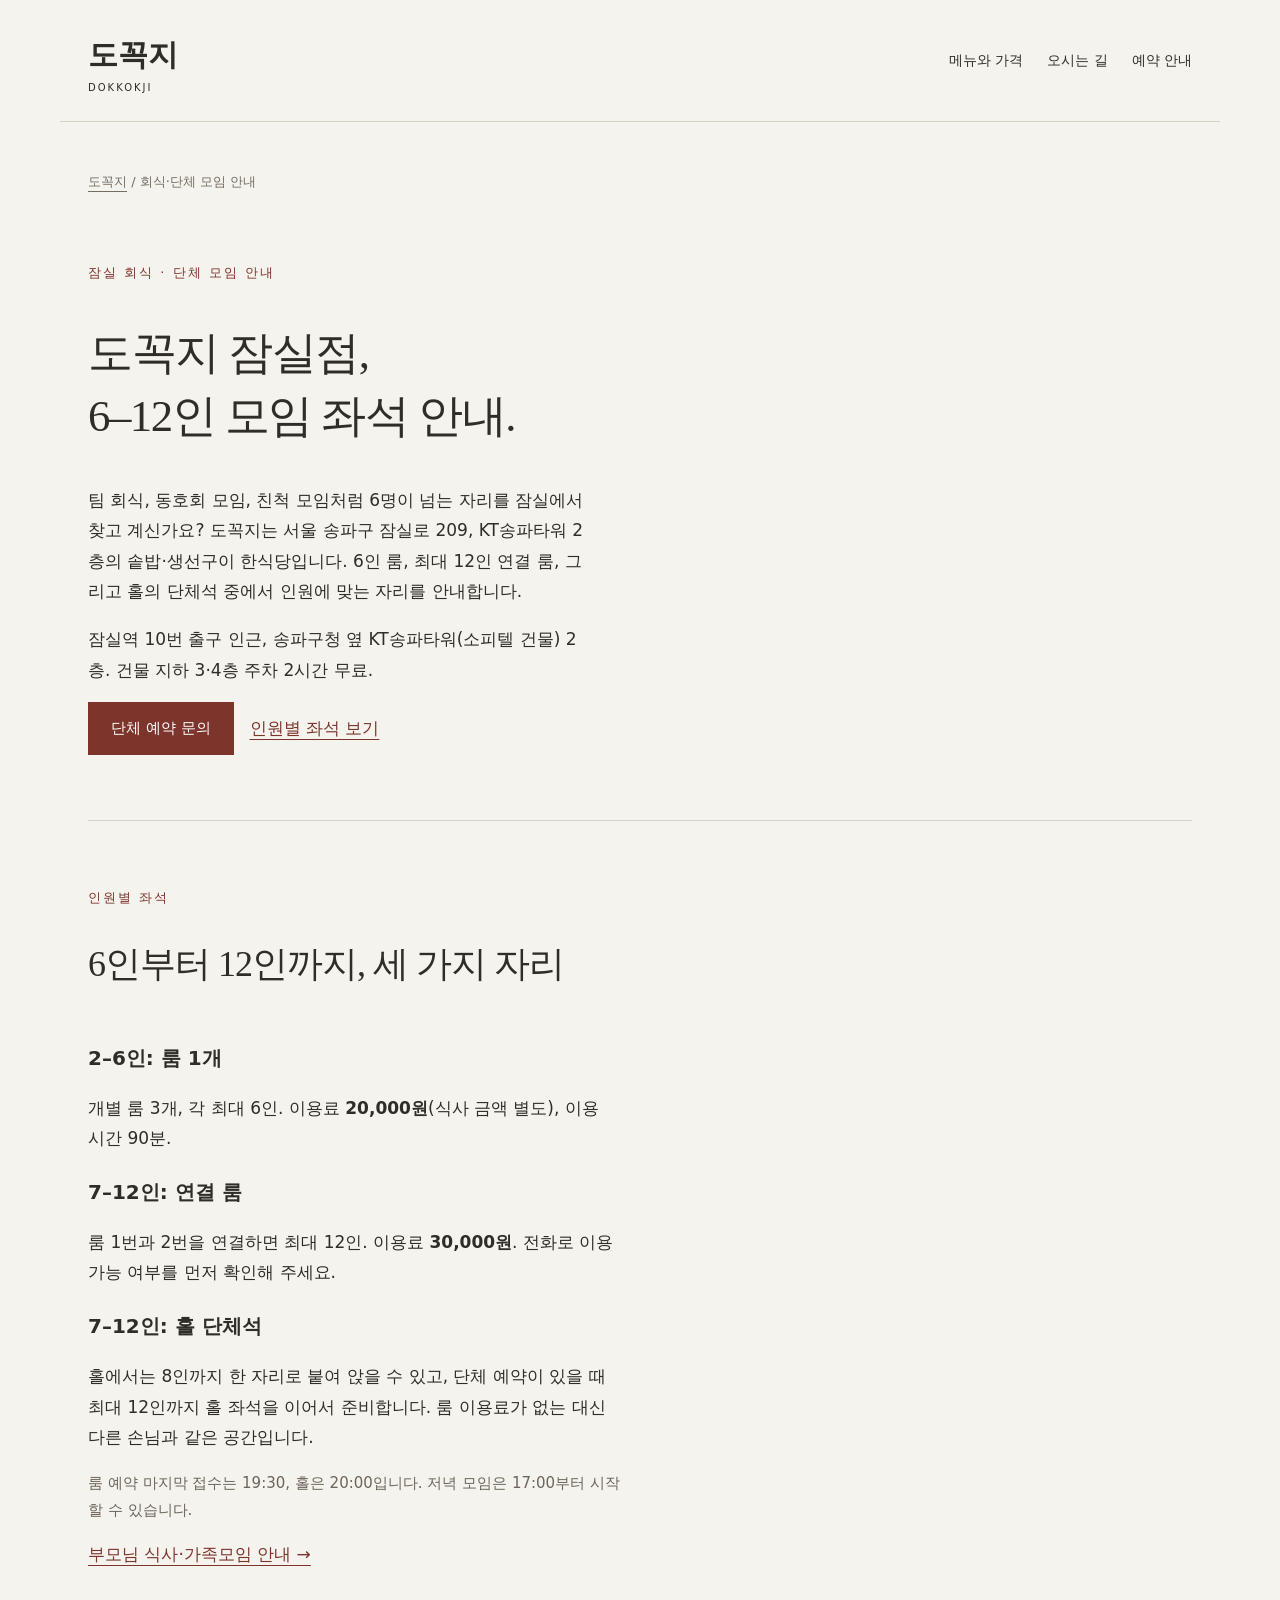
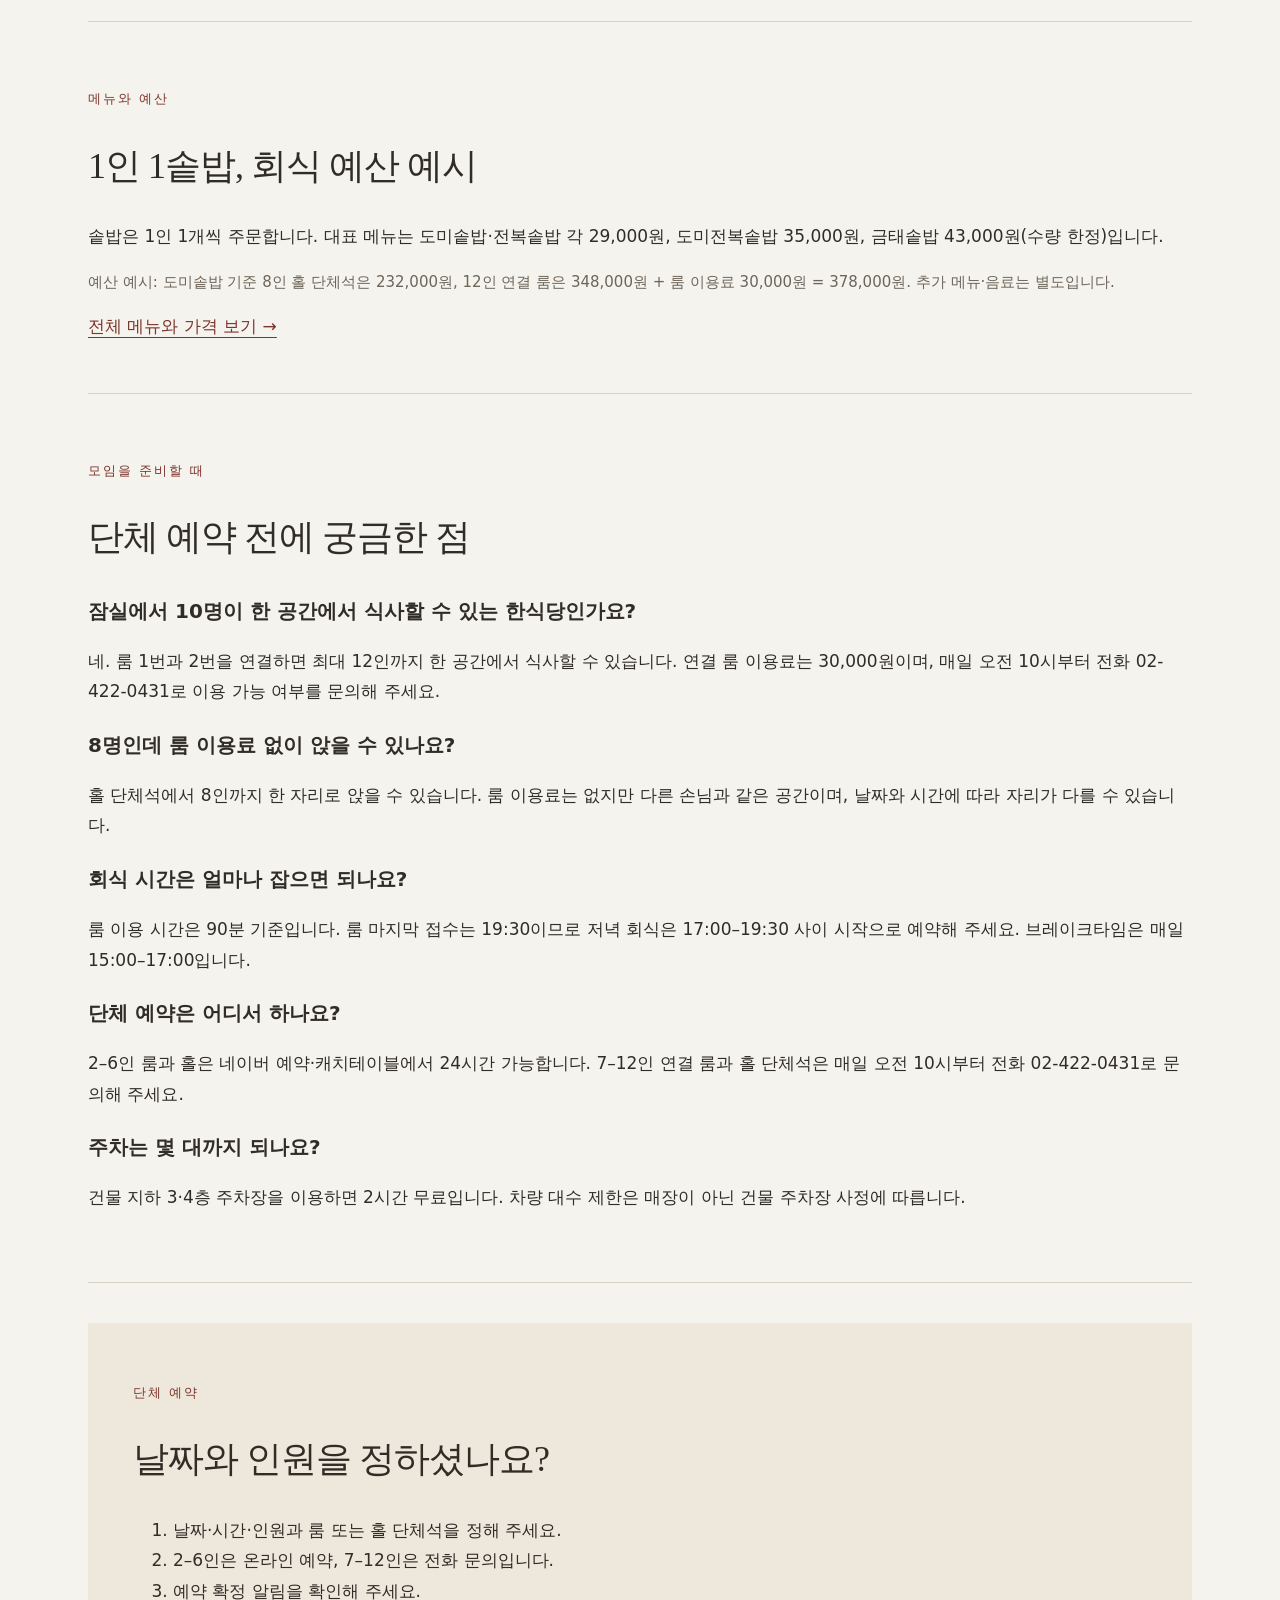
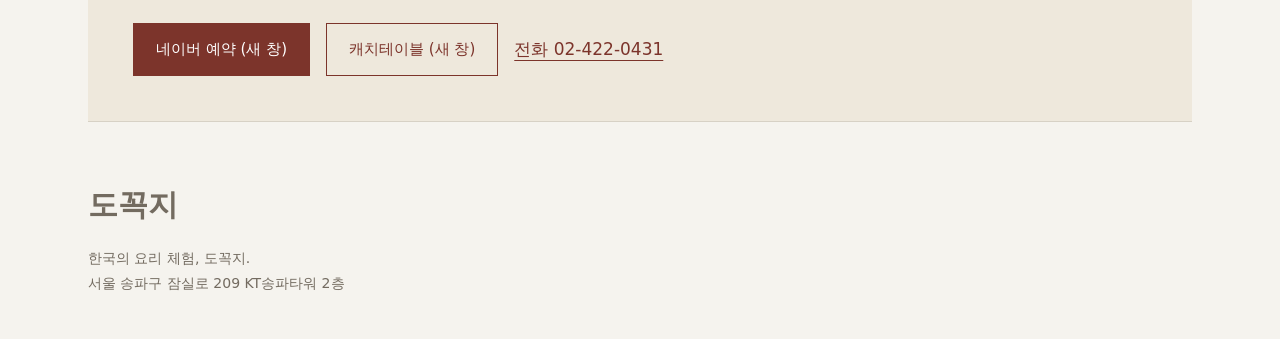
<file: group-dining.html>
<!doctype html><html lang="ko"><head><meta charset="utf-8"><meta name="viewport" content="width=device-width,initial-scale=1">
<title>도꼭지 잠실점 | 회식·단체 모임 6–12인 좌석 안내</title>
<meta name="description" content="잠실 KT송파타워 도꼭지의 6–12인 회식·단체 모임 안내. 연결 룸 최대 12인, 홀 단체석 8·12인, 룸 마지막 접수 19:30, 예산 예시, 전화 문의 방법.">
<link rel="canonical" href="https://dokkokji.com/group-dining">
<link rel="alternate" hreflang="ko" href="https://dokkokji.com/group-dining">
<link rel="alternate" hreflang="x-default" href="https://dokkokji.com/group-dining">
<meta property="og:type" content="website"><meta property="og:title" content="도꼭지 잠실점 | 회식·단체 모임 6–12인 좌석 안내"><meta property="og:description" content="잠실 KT송파타워 도꼭지의 6–12인 회식·단체 모임 안내. 연결 룸 최대 12인, 홀 단체석 8·12인, 룸 마지막 접수 19:30, 예산 예시, 전화 문의 방법."><meta property="og:url" content="https://dokkokji.com/group-dining"><meta property="og:image" content="https://dokkokji.com/assets/hero-optimized.jpg"><meta property="og:locale" content="ko_KR">
<link rel="icon" href="/favicon.ico">
<link rel="stylesheet" href="family-guide.css?v=20261101-group"><link rel="stylesheet" href="/analytics.css?v=20261027"><link rel="stylesheet" href="/kakao-channel.css">
<script type="application/ld+json">{"@context": "https://schema.org", "@graph": [{"@type": "WebPage", "@id": "https://dokkokji.com/group-dining#webpage", "url": "https://dokkokji.com/group-dining", "name": "도꼭지 잠실점 | 회식·단체 모임 6–12인 좌석 안내", "description": "잠실 KT송파타워 도꼭지의 6–12인 회식·단체 모임 안내. 연결 룸 최대 12인, 홀 단체석 8·12인, 룸 마지막 접수 19:30, 예산 예시, 전화 문의 방법.", "inLanguage": "ko", "isPartOf": {"@id": "https://dokkokji.com/#website"}, "about": {"@id": "https://dokkokji.com/#restaurant"}}, {"@type": "BreadcrumbList", "itemListElement": [{"@type": "ListItem", "position": 1, "name": "도꼭지", "item": "https://dokkokji.com/"}, {"@type": "ListItem", "position": 2, "name": "회식·단체 모임 안내", "item": "https://dokkokji.com/group-dining"}]}, {"@type": "FAQPage", "mainEntity": [{"@type": "Question", "name": "잠실에서 10명이 한 공간에서 식사할 수 있는 한식당인가요?", "acceptedAnswer": {"@type": "Answer", "text": "네. 룸 1번과 2번을 연결하면 최대 12인까지 한 공간에서 식사할 수 있습니다. 연결 룸 이용료는 30,000원이며, 매일 오전 10시부터 전화 02-422-0431로 이용 가능 여부를 문의해 주세요."}}, {"@type": "Question", "name": "8명인데 룸 이용료 없이 앉을 수 있나요?", "acceptedAnswer": {"@type": "Answer", "text": "홀 단체석에서 8인까지 한 자리로 앉을 수 있습니다. 룸 이용료는 없지만 다른 손님과 같은 공간이며, 날짜와 시간에 따라 자리가 다를 수 있습니다."}}, {"@type": "Question", "name": "회식 시간은 얼마나 잡으면 되나요?", "acceptedAnswer": {"@type": "Answer", "text": "룸 이용 시간은 90분 기준입니다. 룸 마지막 접수는 19:30이므로 저녁 회식은 17:00–19:30 사이 시작으로 예약해 주세요. 브레이크타임은 매일 15:00–17:00입니다."}}, {"@type": "Question", "name": "단체 예약은 어디서 하나요?", "acceptedAnswer": {"@type": "Answer", "text": "2–6인 룸과 홀은 네이버 예약·캐치테이블에서 24시간 가능합니다. 7–12인 연결 룸과 홀 단체석은 매일 오전 10시부터 전화 02-422-0431로 문의해 주세요."}}, {"@type": "Question", "name": "주차는 몇 대까지 되나요?", "acceptedAnswer": {"@type": "Answer", "text": "건물 지하 3·4층 주차장을 이용하면 2시간 무료입니다. 차량 대수 제한은 매장이 아닌 건물 주차장 사정에 따릅니다."}}]}]}</script>
</head><body data-page="family-guide"><a class="skip" href="#main">본문으로 바로가기</a><header><a class="brand" href="/">도꼭지 <small>DOKKOKJI</small></a><nav aria-label="주요 메뉴"><a href="/#menu">메뉴와 가격</a><a href="/#visit">오시는 길</a><a href="#booking">예약 안내</a></nav></header>
<main id="main">
<div class="crumb"><a href="/">도꼭지</a> / 회식·단체 모임 안내</div>
<section class="hero"><div><p class="eyebrow">잠실 회식 · 단체 모임 안내</p><h1>도꼭지 잠실점,<br>6–12인 모임 좌석 안내.</h1>
<p>팀 회식, 동호회 모임, 친척 모임처럼 6명이 넘는 자리를 잠실에서 찾고 계신가요? 도꼭지는 서울 송파구 잠실로 209, KT송파타워 2층의 솥밥·생선구이 한식당입니다. 6인 룸, 최대 12인 연결 룸, 그리고 홀의 단체석 중에서 인원에 맞는 자리를 안내합니다.</p>
<p>잠실역 10번 출구 인근, 송파구청 옆 KT송파타워(소피텔 건물) 2층. 건물 지하 3·4층 주차 2시간 무료.</p>
<div class="actions"><a class="button" href="#booking">단체 예약 문의</a><a class="text-link" href="#seats">인원별 좌석 보기</a></div></div></section>

<section id="seats"><p class="eyebrow">인원별 좌석</p><h2>6인부터 12인까지, 세 가지 자리</h2>
<div class="room-grid"><div>
<h3>2–6인: 룸 1개</h3><p>개별 룸 3개, 각 최대 6인. 이용료 <strong>20,000원</strong>(식사 금액 별도), 이용 시간 90분.</p>
<h3>7–12인: 연결 룸</h3><p>룸 1번과 2번을 연결하면 최대 12인. 이용료 <strong>30,000원</strong>. 전화로 이용 가능 여부를 먼저 확인해 주세요.</p>
<h3>7–12인: 홀 단체석</h3><p>홀에서는 8인까지 한 자리로 붙여 앉을 수 있고, 단체 예약이 있을 때 최대 12인까지 홀 좌석을 이어서 준비합니다. 룸 이용료가 없는 대신 다른 손님과 같은 공간입니다.</p>
<p class="note">룸 예약 마지막 접수는 19:30, 홀은 20:00입니다. 저녁 모임은 17:00부터 시작할 수 있습니다.</p>
<a class="text-link" href="/family-dining">부모님 식사·가족모임 안내 →</a></div></div></section>

<section id="menu"><p class="eyebrow">메뉴와 예산</p><h2>1인 1솥밥, 회식 예산 예시</h2>
<p>솥밥은 1인 1개씩 주문합니다. 대표 메뉴는 도미솥밥·전복솥밥 각 29,000원, 도미전복솥밥 35,000원, 금태솥밥 43,000원(수량 한정)입니다.</p>
<p class="note">예산 예시: 도미솥밥 기준 8인 홀 단체석은 232,000원, 12인 연결 룸은 348,000원 + 룸 이용료 30,000원 = 378,000원. 추가 메뉴·음료는 별도입니다.</p>
<a class="text-link" href="/#menu">전체 메뉴와 가격 보기 →</a></section>

<section id="questions"><p class="eyebrow">모임을 준비할 때</p><h2>단체 예약 전에 궁금한 점</h2>
<h3>잠실에서 10명이 한 공간에서 식사할 수 있는 한식당인가요?</h3><p>네. 룸 1번과 2번을 연결하면 최대 12인까지 한 공간에서 식사할 수 있습니다. 연결 룸 이용료는 30,000원이며, 매일 오전 10시부터 전화 02-422-0431로 이용 가능 여부를 문의해 주세요.</p>
<h3>8명인데 룸 이용료 없이 앉을 수 있나요?</h3><p>홀 단체석에서 8인까지 한 자리로 앉을 수 있습니다. 룸 이용료는 없지만 다른 손님과 같은 공간이며, 날짜와 시간에 따라 자리가 다를 수 있습니다.</p>
<h3>회식 시간은 얼마나 잡으면 되나요?</h3><p>룸 이용 시간은 90분 기준입니다. 룸 마지막 접수는 19:30이므로 저녁 회식은 17:00–19:30 사이 시작으로 예약해 주세요. 브레이크타임은 매일 15:00–17:00입니다.</p>
<h3>단체 예약은 어디서 하나요?</h3><p>2–6인 룸과 홀은 네이버 예약·캐치테이블에서 24시간 가능합니다. 7–12인 연결 룸과 홀 단체석은 매일 오전 10시부터 전화 02-422-0431로 문의해 주세요.</p>
<h3>주차는 몇 대까지 되나요?</h3><p>건물 지하 3·4층 주차장을 이용하면 2시간 무료입니다. 차량 대수 제한은 매장이 아닌 건물 주차장 사정에 따릅니다.</p>
</section>

<section id="booking" class="booking"><p class="eyebrow">단체 예약</p><h2>날짜와 인원을 정하셨나요?</h2>
<ol><li>날짜·시간·인원과 룸 또는 홀 단체석을 정해 주세요.</li><li>2–6인은 온라인 예약, 7–12인은 전화 문의입니다.</li><li>예약 확정 알림을 확인해 주세요.</li></ol>
<div class="actions"><a class="button" href="https://m.place.naver.com/restaurant/1516910163/booking" target="_blank" rel="noopener">네이버 예약 (새 창)</a><a class="button outline" href="https://app.catchtable.co.kr/ct/shop/dokkokji_songpatower" target="_blank" rel="noopener">캐치테이블 (새 창)</a><a class="text-link" href="tel:+8224220431">전화 02-422-0431</a></div></section>
</main>
<footer><a class="brand" href="/">도꼭지</a><p>한국의 요리 체험, 도꼭지.<br>서울 송파구 잠실로 209 KT송파타워 2층</p></footer>
</body></html>
</file>
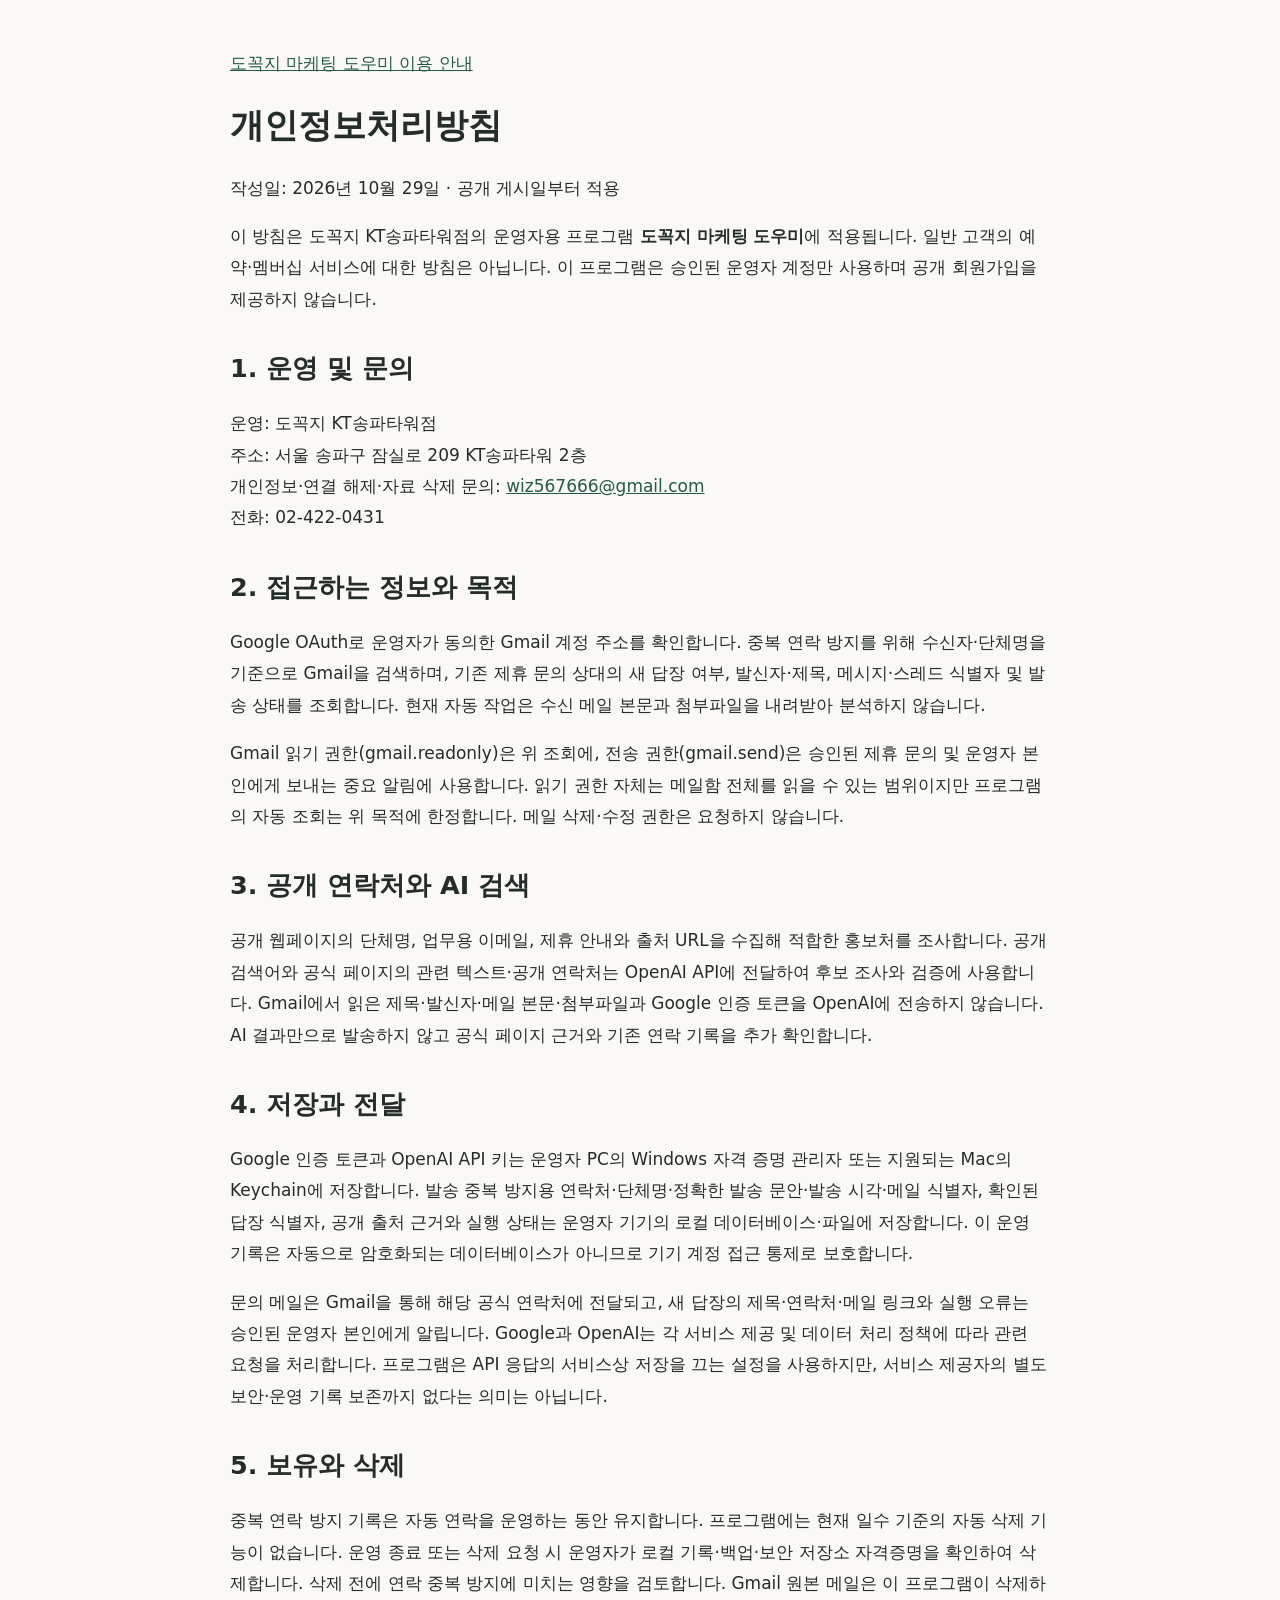
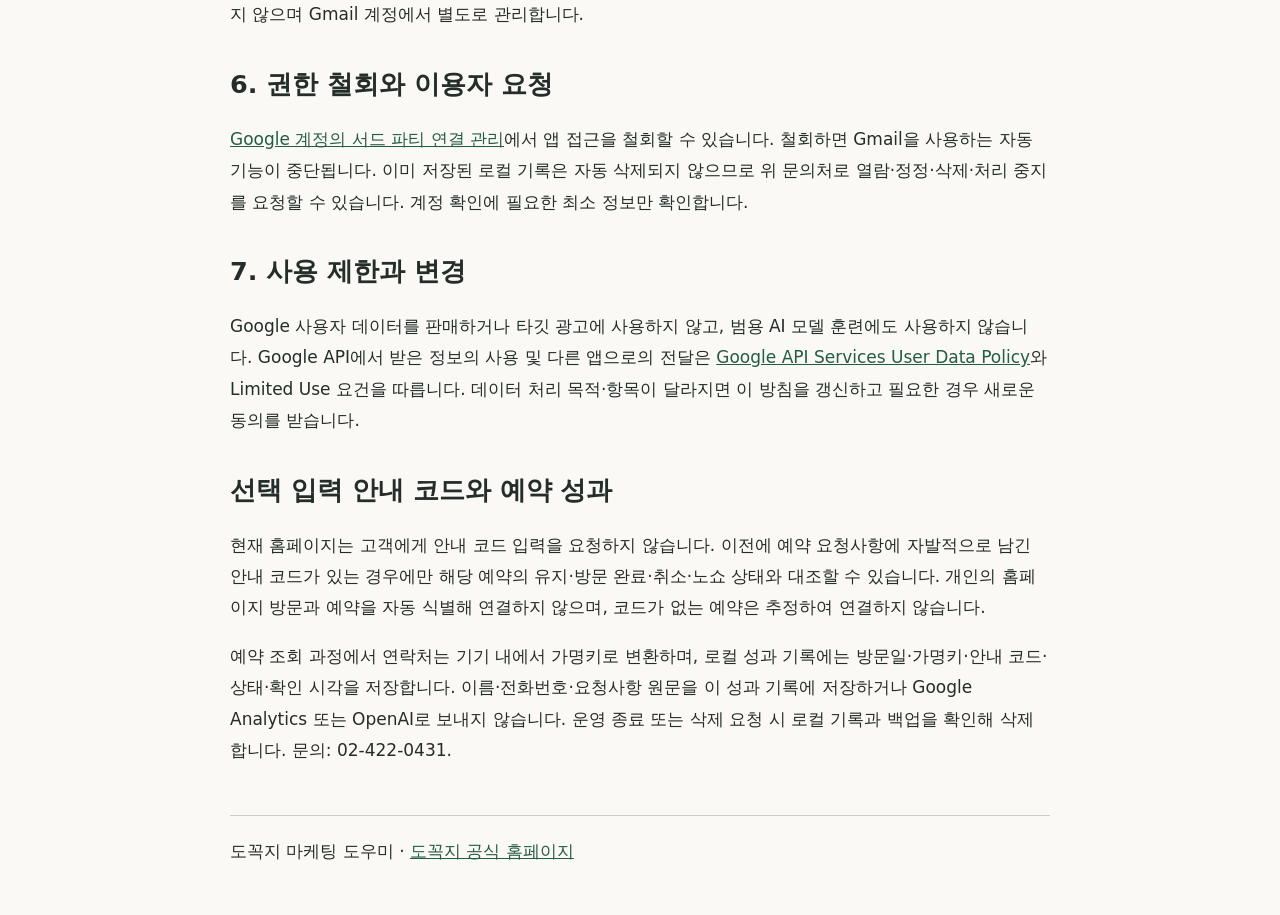
<file: marketing-app-privacy.html>
<!doctype html><html lang="ko"><meta charset="utf-8"><meta name="viewport" content="width=device-width,initial-scale=1"><title>개인정보처리방침 | 도꼭지 마케팅 도우미</title><style>body{max-width:820px;margin:48px auto;padding:0 24px;color:#242d29;background:#faf9f5;font:17px/1.85 system-ui}h1,h2{line-height:1.4}h2{margin-top:36px}a{color:#245c45}footer{margin-top:48px;border-top:1px solid #ccc;padding-top:20px}</style><main><a href="marketing-app.html">도꼭지 마케팅 도우미 이용 안내</a><h1>개인정보처리방침</h1><p>작성일: 2026년 10월 29일 · 공개 게시일부터 적용</p><p>이 방침은 도꼭지 KT송파타워점의 운영자용 프로그램 <strong>도꼭지 마케팅 도우미</strong>에 적용됩니다. 일반 고객의 예약·멤버십 서비스에 대한 방침은 아닙니다. 이 프로그램은 승인된 운영자 계정만 사용하며 공개 회원가입을 제공하지 않습니다.</p><h2>1. 운영 및 문의</h2><p>운영: 도꼭지 KT송파타워점<br>주소: 서울 송파구 잠실로 209 KT송파타워 2층<br>개인정보·연결 해제·자료 삭제 문의: <a href="mailto:wiz567666@gmail.com">wiz567666@gmail.com</a><br>전화: 02-422-0431</p><h2>2. 접근하는 정보와 목적</h2><p>Google OAuth로 운영자가 동의한 Gmail 계정 주소를 확인합니다. 중복 연락 방지를 위해 수신자·단체명을 기준으로 Gmail을 검색하며, 기존 제휴 문의 상대의 새 답장 여부, 발신자·제목, 메시지·스레드 식별자 및 발송 상태를 조회합니다. 현재 자동 작업은 수신 메일 본문과 첨부파일을 내려받아 분석하지 않습니다.</p><p>Gmail 읽기 권한(gmail.readonly)은 위 조회에, 전송 권한(gmail.send)은 승인된 제휴 문의 및 운영자 본인에게 보내는 중요 알림에 사용합니다. 읽기 권한 자체는 메일함 전체를 읽을 수 있는 범위이지만 프로그램의 자동 조회는 위 목적에 한정합니다. 메일 삭제·수정 권한은 요청하지 않습니다.</p><h2>3. 공개 연락처와 AI 검색</h2><p>공개 웹페이지의 단체명, 업무용 이메일, 제휴 안내와 출처 URL을 수집해 적합한 홍보처를 조사합니다. 공개 검색어와 공식 페이지의 관련 텍스트·공개 연락처는 OpenAI API에 전달하여 후보 조사와 검증에 사용합니다. Gmail에서 읽은 제목·발신자·메일 본문·첨부파일과 Google 인증 토큰을 OpenAI에 전송하지 않습니다. AI 결과만으로 발송하지 않고 공식 페이지 근거와 기존 연락 기록을 추가 확인합니다.</p><h2>4. 저장과 전달</h2><p>Google 인증 토큰과 OpenAI API 키는 운영자 PC의 Windows 자격 증명 관리자 또는 지원되는 Mac의 Keychain에 저장합니다. 발송 중복 방지용 연락처·단체명·정확한 발송 문안·발송 시각·메일 식별자, 확인된 답장 식별자, 공개 출처 근거와 실행 상태는 운영자 기기의 로컬 데이터베이스·파일에 저장합니다. 이 운영 기록은 자동으로 암호화되는 데이터베이스가 아니므로 기기 계정 접근 통제로 보호합니다.</p><p>문의 메일은 Gmail을 통해 해당 공식 연락처에 전달되고, 새 답장의 제목·연락처·메일 링크와 실행 오류는 승인된 운영자 본인에게 알립니다. Google과 OpenAI는 각 서비스 제공 및 데이터 처리 정책에 따라 관련 요청을 처리합니다. 프로그램은 API 응답의 서비스상 저장을 끄는 설정을 사용하지만, 서비스 제공자의 별도 보안·운영 기록 보존까지 없다는 의미는 아닙니다.</p><h2>5. 보유와 삭제</h2><p>중복 연락 방지 기록은 자동 연락을 운영하는 동안 유지합니다. 프로그램에는 현재 일수 기준의 자동 삭제 기능이 없습니다. 운영 종료 또는 삭제 요청 시 운영자가 로컬 기록·백업·보안 저장소 자격증명을 확인하여 삭제합니다. 삭제 전에 연락 중복 방지에 미치는 영향을 검토합니다. Gmail 원본 메일은 이 프로그램이 삭제하지 않으며 Gmail 계정에서 별도로 관리합니다.</p><h2>6. 권한 철회와 이용자 요청</h2><p><a href="https://myaccount.google.com/connections">Google 계정의 서드 파티 연결 관리</a>에서 앱 접근을 철회할 수 있습니다. 철회하면 Gmail을 사용하는 자동 기능이 중단됩니다. 이미 저장된 로컬 기록은 자동 삭제되지 않으므로 위 문의처로 열람·정정·삭제·처리 중지를 요청할 수 있습니다. 계정 확인에 필요한 최소 정보만 확인합니다.</p><h2>7. 사용 제한과 변경</h2><p>Google 사용자 데이터를 판매하거나 타깃 광고에 사용하지 않고, 범용 AI 모델 훈련에도 사용하지 않습니다. Google API에서 받은 정보의 사용 및 다른 앱으로의 전달은 <a href="https://developers.google.com/terms/api-services-user-data-policy">Google API Services User Data Policy</a>와 Limited Use 요건을 따릅니다. 데이터 처리 목적·항목이 달라지면 이 방침을 갱신하고 필요한 경우 새로운 동의를 받습니다.</p><h2>선택 입력 안내 코드와 예약 성과</h2><p>현재 홈페이지는 고객에게 안내 코드 입력을 요청하지 않습니다. 이전에 예약 요청사항에 자발적으로 남긴 안내 코드가 있는 경우에만 해당 예약의 유지·방문 완료·취소·노쇼 상태와 대조할 수 있습니다. 개인의 홈페이지 방문과 예약을 자동 식별해 연결하지 않으며, 코드가 없는 예약은 추정하여 연결하지 않습니다.</p><p>예약 조회 과정에서 연락처는 기기 내에서 가명키로 변환하며, 로컬 성과 기록에는 방문일·가명키·안내 코드·상태·확인 시각을 저장합니다. 이름·전화번호·요청사항 원문을 이 성과 기록에 저장하거나 Google Analytics 또는 OpenAI로 보내지 않습니다. 운영 종료 또는 삭제 요청 시 로컬 기록과 백업을 확인해 삭제합니다. 문의: 02-422-0431.</p></main><footer>도꼭지 마케팅 도우미 · <a href="https://dokkokji.com">도꼭지 공식 홈페이지</a></footer></html>
</file>
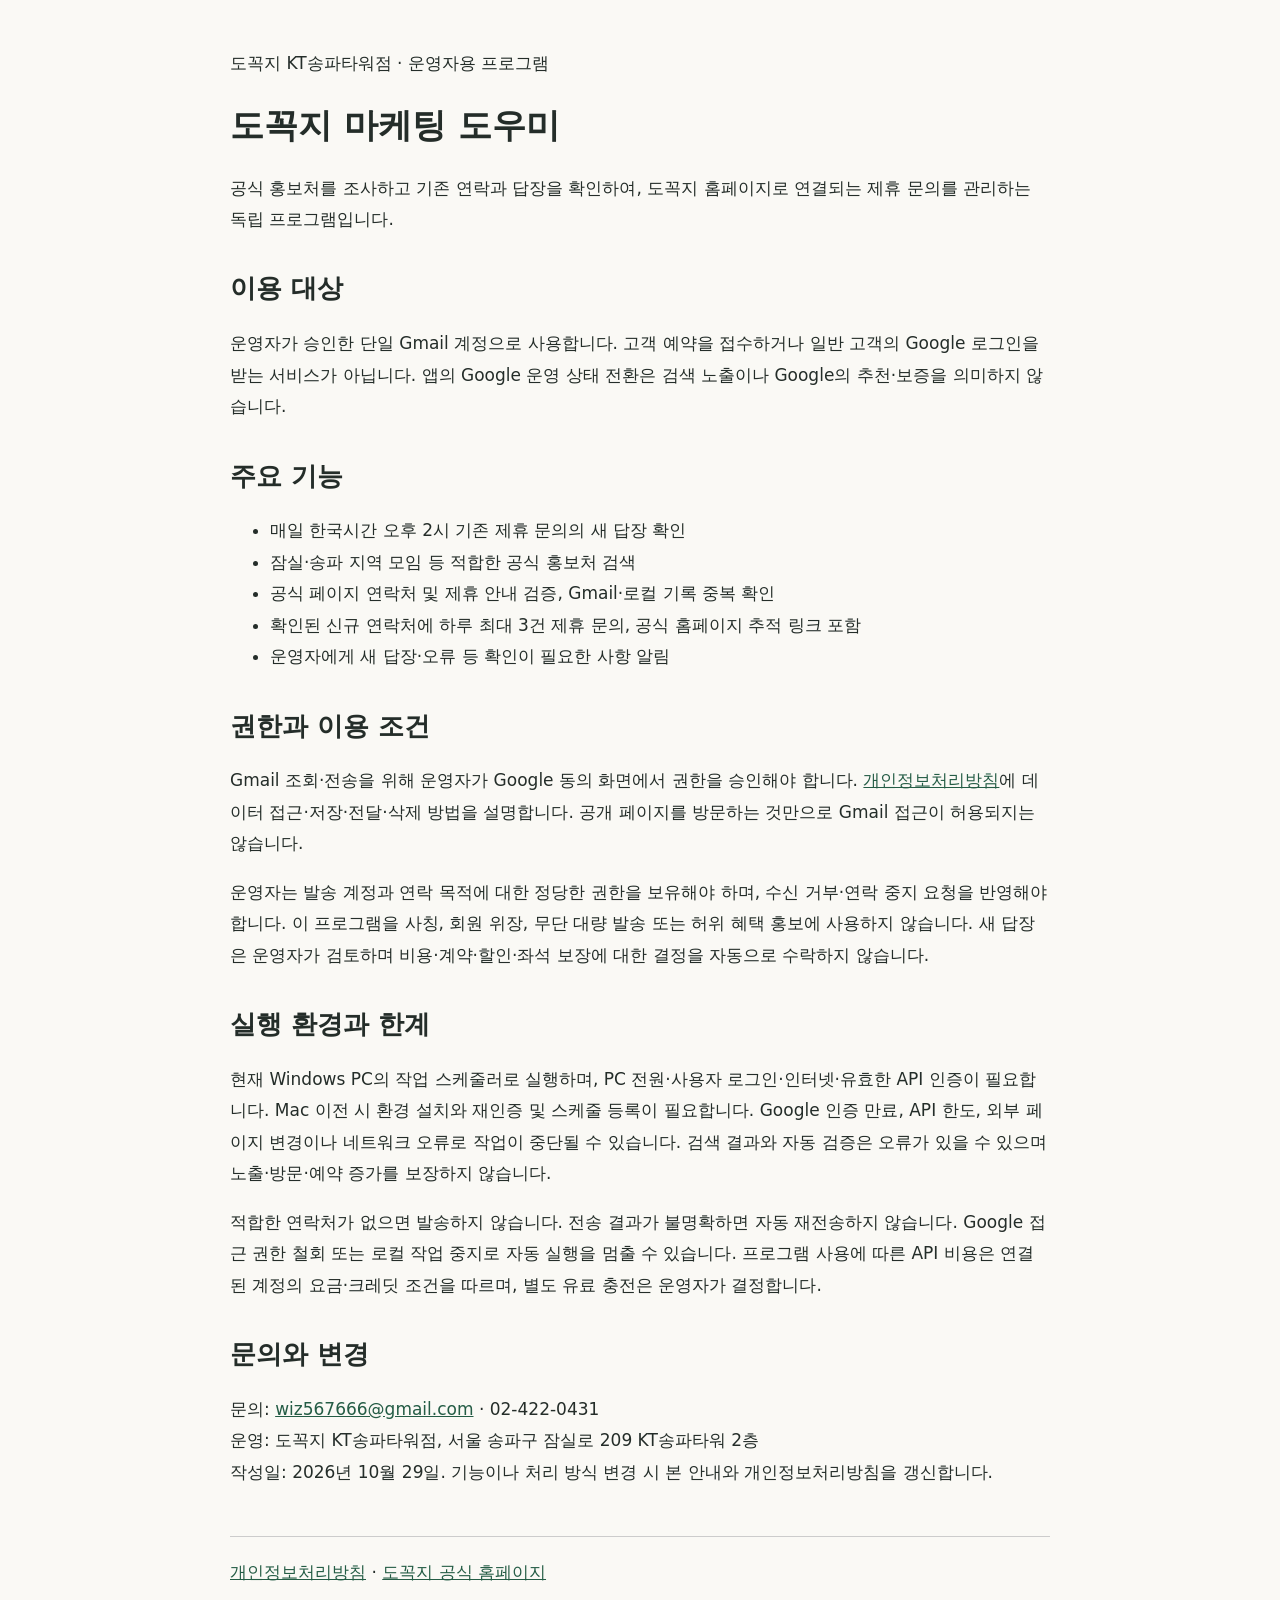
<file: marketing-app.html>
<!doctype html><html lang="ko"><meta charset="utf-8"><meta name="viewport" content="width=device-width,initial-scale=1"><title>이용 안내 | 도꼭지 마케팅 도우미</title><style>body{max-width:820px;margin:48px auto;padding:0 24px;color:#242d29;background:#faf9f5;font:17px/1.85 system-ui}h1,h2{line-height:1.4}h2{margin-top:36px}a{color:#245c45}footer{margin-top:48px;border-top:1px solid #ccc;padding-top:20px}</style><main><p>도꼭지 KT송파타워점 · 운영자용 프로그램</p><h1>도꼭지 마케팅 도우미</h1><p>공식 홍보처를 조사하고 기존 연락과 답장을 확인하여, 도꼭지 홈페이지로 연결되는 제휴 문의를 관리하는 독립 프로그램입니다.</p><h2>이용 대상</h2><p>운영자가 승인한 단일 Gmail 계정으로 사용합니다. 고객 예약을 접수하거나 일반 고객의 Google 로그인을 받는 서비스가 아닙니다. 앱의 Google 운영 상태 전환은 검색 노출이나 Google의 추천·보증을 의미하지 않습니다.</p><h2>주요 기능</h2><ul><li>매일 한국시간 오후 2시 기존 제휴 문의의 새 답장 확인</li><li>잠실·송파 지역 모임 등 적합한 공식 홍보처 검색</li><li>공식 페이지 연락처 및 제휴 안내 검증, Gmail·로컬 기록 중복 확인</li><li>확인된 신규 연락처에 하루 최대 3건 제휴 문의, 공식 홈페이지 추적 링크 포함</li><li>운영자에게 새 답장·오류 등 확인이 필요한 사항 알림</li></ul><h2>권한과 이용 조건</h2><p>Gmail 조회·전송을 위해 운영자가 Google 동의 화면에서 권한을 승인해야 합니다. <a href="marketing-app-privacy.html">개인정보처리방침</a>에 데이터 접근·저장·전달·삭제 방법을 설명합니다. 공개 페이지를 방문하는 것만으로 Gmail 접근이 허용되지는 않습니다.</p><p>운영자는 발송 계정과 연락 목적에 대한 정당한 권한을 보유해야 하며, 수신 거부·연락 중지 요청을 반영해야 합니다. 이 프로그램을 사칭, 회원 위장, 무단 대량 발송 또는 허위 혜택 홍보에 사용하지 않습니다. 새 답장은 운영자가 검토하며 비용·계약·할인·좌석 보장에 대한 결정을 자동으로 수락하지 않습니다.</p><h2>실행 환경과 한계</h2><p>현재 Windows PC의 작업 스케줄러로 실행하며, PC 전원·사용자 로그인·인터넷·유효한 API 인증이 필요합니다. Mac 이전 시 환경 설치와 재인증 및 스케줄 등록이 필요합니다. Google 인증 만료, API 한도, 외부 페이지 변경이나 네트워크 오류로 작업이 중단될 수 있습니다. 검색 결과와 자동 검증은 오류가 있을 수 있으며 노출·방문·예약 증가를 보장하지 않습니다.</p><p>적합한 연락처가 없으면 발송하지 않습니다. 전송 결과가 불명확하면 자동 재전송하지 않습니다. Google 접근 권한 철회 또는 로컬 작업 중지로 자동 실행을 멈출 수 있습니다. 프로그램 사용에 따른 API 비용은 연결된 계정의 요금·크레딧 조건을 따르며, 별도 유료 충전은 운영자가 결정합니다.</p><h2>문의와 변경</h2><p>문의: <a href="mailto:wiz567666@gmail.com">wiz567666@gmail.com</a> · 02-422-0431<br>운영: 도꼭지 KT송파타워점, 서울 송파구 잠실로 209 KT송파타워 2층<br>작성일: 2026년 10월 29일. 기능이나 처리 방식 변경 시 본 안내와 개인정보처리방침을 갱신합니다.</p></main><footer><a href="marketing-app-privacy.html">개인정보처리방침</a> · <a href="https://dokkokji.com">도꼭지 공식 홈페이지</a></footer></html>
</file>
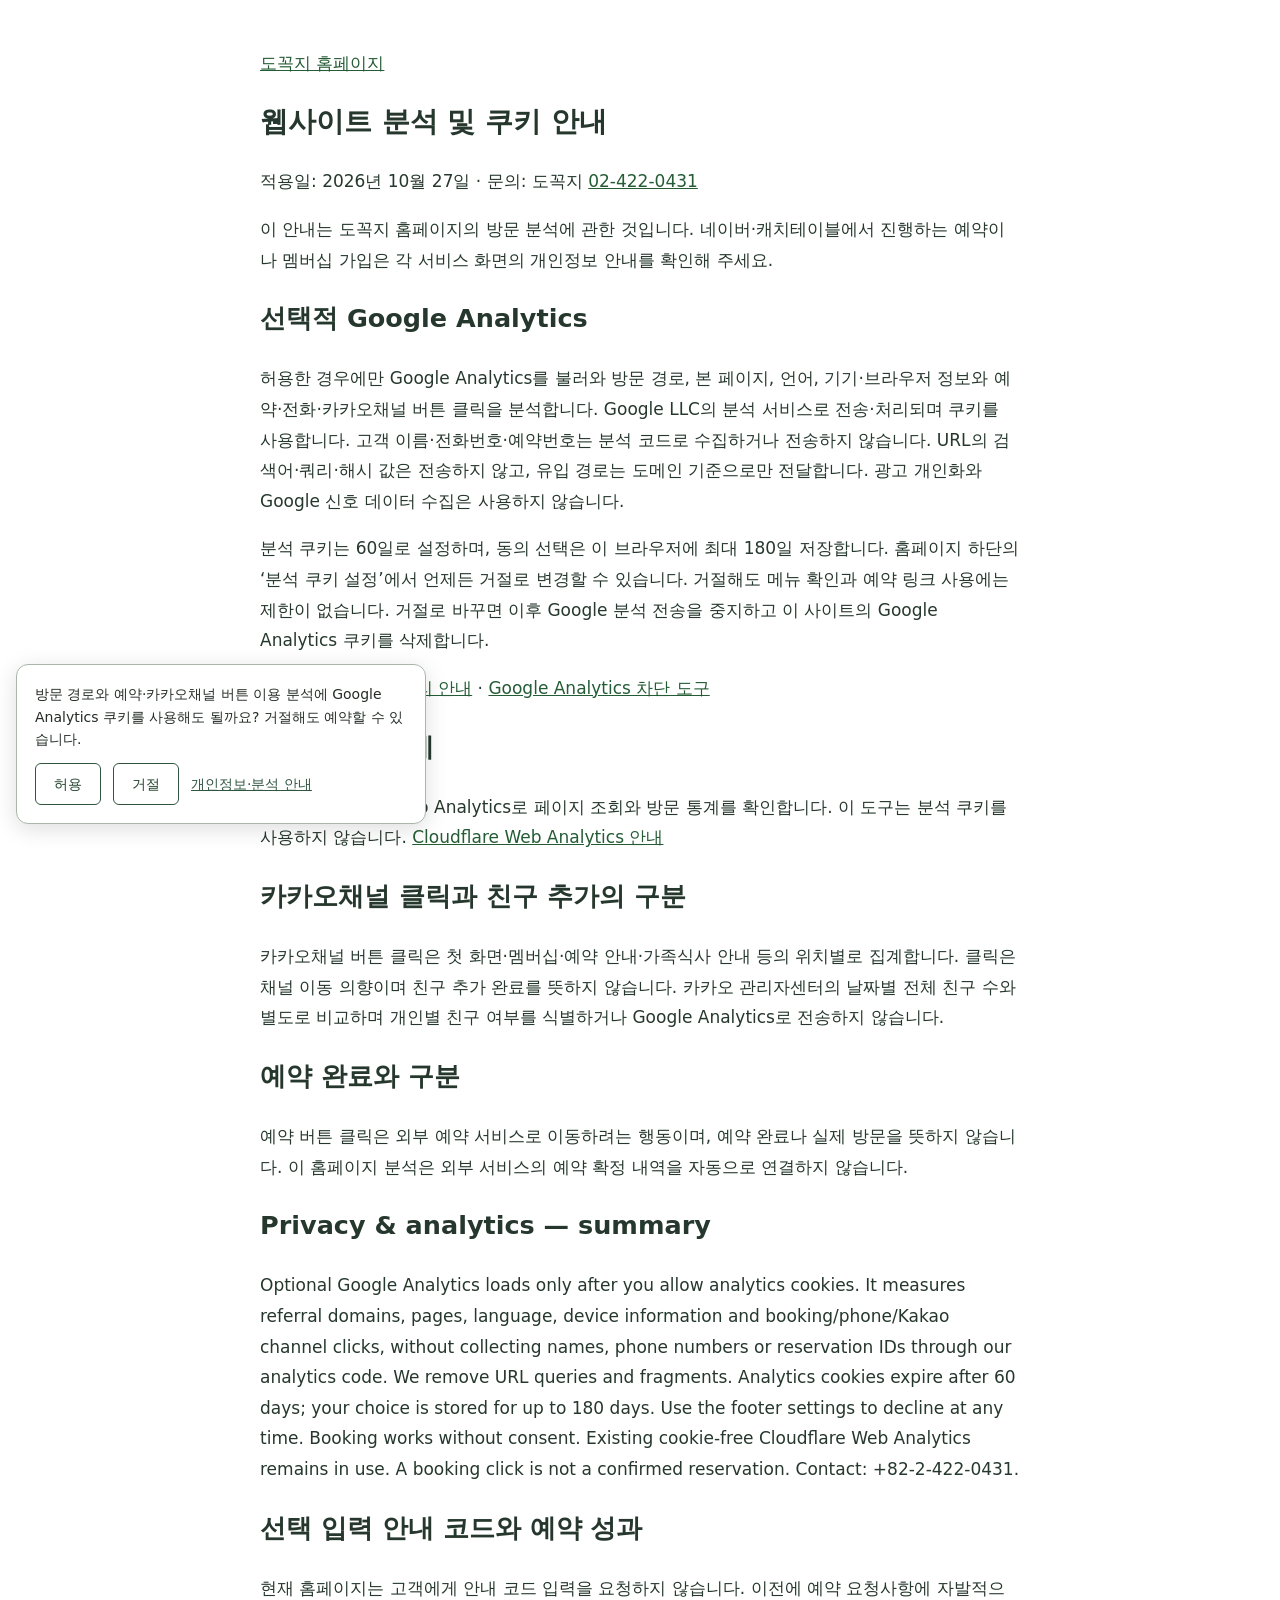
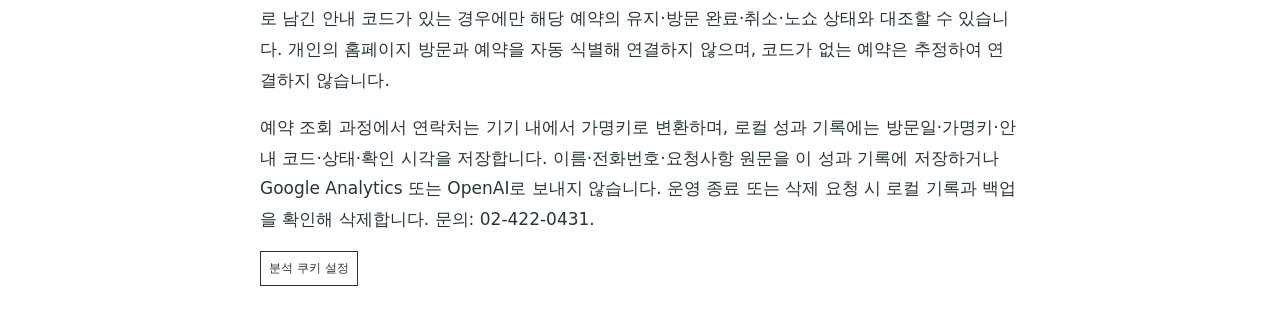
<file: privacy.html>
<!doctype html><html lang="ko"><head><meta charset="utf-8"><meta name="viewport" content="width=device-width,initial-scale=1"><meta name="robots" content="noindex"><title>개인정보·웹사이트 분석 안내 | 도꼭지</title><link rel="stylesheet" href="/analytics.css?v=20261027"><style>body{max-width:760px;margin:48px auto;padding:0 24px;font:17px/1.8 system-ui;color:#26382d}a{color:#245c35}h1{font-size:28px}</style></head><body><main><a href="/">도꼭지 홈페이지</a><h1>웹사이트 분석 및 쿠키 안내</h1><p>적용일: 2026년 10월 27일 · 문의: 도꼭지 <a href="tel:024220431">02-422-0431</a></p><p>이 안내는 도꼭지 홈페이지의 방문 분석에 관한 것입니다. 네이버·캐치테이블에서 진행하는 예약이나 멤버십 가입은 각 서비스 화면의 개인정보 안내를 확인해 주세요.</p><h2>선택적 Google Analytics</h2><p>허용한 경우에만 Google Analytics를 불러와 방문 경로, 본 페이지, 언어, 기기·브라우저 정보와 예약·전화·카카오채널 버튼 클릭을 분석합니다. Google LLC의 분석 서비스로 전송·처리되며 쿠키를 사용합니다. 고객 이름·전화번호·예약번호는 분석 코드로 수집하거나 전송하지 않습니다. URL의 검색어·쿼리·해시 값은 전송하지 않고, 유입 경로는 도메인 기준으로만 전달합니다. 광고 개인화와 Google 신호 데이터 수집은 사용하지 않습니다.</p><p>분석 쿠키는 60일로 설정하며, 동의 선택은 이 브라우저에 최대 180일 저장합니다. 홈페이지 하단의 ‘분석 쿠키 설정’에서 언제든 거절로 변경할 수 있습니다. 거절해도 메뉴 확인과 예약 링크 사용에는 제한이 없습니다. 거절로 바꾸면 이후 Google 분석 전송을 중지하고 이 사이트의 Google Analytics 쿠키를 삭제합니다.</p><p><a href="https://policies.google.com/technologies/partner-sites" rel="noopener noreferrer" target="_blank">Google의 데이터 처리 안내</a> · <a href="https://tools.google.com/dlpage/gaoptout" rel="noopener noreferrer" target="_blank">Google Analytics 차단 도구</a></p><h2>기본 방문 통계</h2><p>기존 Cloudflare Web Analytics로 페이지 조회와 방문 통계를 확인합니다. 이 도구는 분석 쿠키를 사용하지 않습니다. <a href="https://developers.cloudflare.com/web-analytics/about/" target="_blank" rel="noopener noreferrer">Cloudflare Web Analytics 안내</a></p><h2>카카오채널 클릭과 친구 추가의 구분</h2><p>카카오채널 버튼 클릭은 첫 화면·멤버십·예약 안내·가족식사 안내 등의 위치별로 집계합니다. 클릭은 채널 이동 의향이며 친구 추가 완료를 뜻하지 않습니다. 카카오 관리자센터의 날짜별 전체 친구 수와 별도로 비교하며 개인별 친구 여부를 식별하거나 Google Analytics로 전송하지 않습니다.</p><h2>예약 완료와 구분</h2><p>예약 버튼 클릭은 외부 예약 서비스로 이동하려는 행동이며, 예약 완료나 실제 방문을 뜻하지 않습니다. 이 홈페이지 분석은 외부 서비스의 예약 확정 내역을 자동으로 연결하지 않습니다.</p><h2 lang="en">Privacy & analytics — summary</h2><p lang="en">Optional Google Analytics loads only after you allow analytics cookies. It measures referral domains, pages, language, device information and booking/phone/Kakao channel clicks, without collecting names, phone numbers or reservation IDs through our analytics code. We remove URL queries and fragments. Analytics cookies expire after 60 days; your choice is stored for up to 180 days. Use the footer settings to decline at any time. Booking works without consent. Existing cookie-free Cloudflare Web Analytics remains in use. A booking click is not a confirmed reservation. Contact: +82-2-422-0431.</p><h2>선택 입력 안내 코드와 예약 성과</h2><p>현재 홈페이지는 고객에게 안내 코드 입력을 요청하지 않습니다. 이전에 예약 요청사항에 자발적으로 남긴 안내 코드가 있는 경우에만 해당 예약의 유지·방문 완료·취소·노쇼 상태와 대조할 수 있습니다. 개인의 홈페이지 방문과 예약을 자동 식별해 연결하지 않으며, 코드가 없는 예약은 추정하여 연결하지 않습니다.</p><p>예약 조회 과정에서 연락처는 기기 내에서 가명키로 변환하며, 로컬 성과 기록에는 방문일·가명키·안내 코드·상태·확인 시각을 저장합니다. 이름·전화번호·요청사항 원문을 이 성과 기록에 저장하거나 Google Analytics 또는 OpenAI로 보내지 않습니다. 운영 종료 또는 삭제 요청 시 로컬 기록과 백업을 확인해 삭제합니다. 문의: 02-422-0431.</p></main><footer></footer><script src="/conversion.js?v=20261030-kakao" defer></script></body></html>
</file>
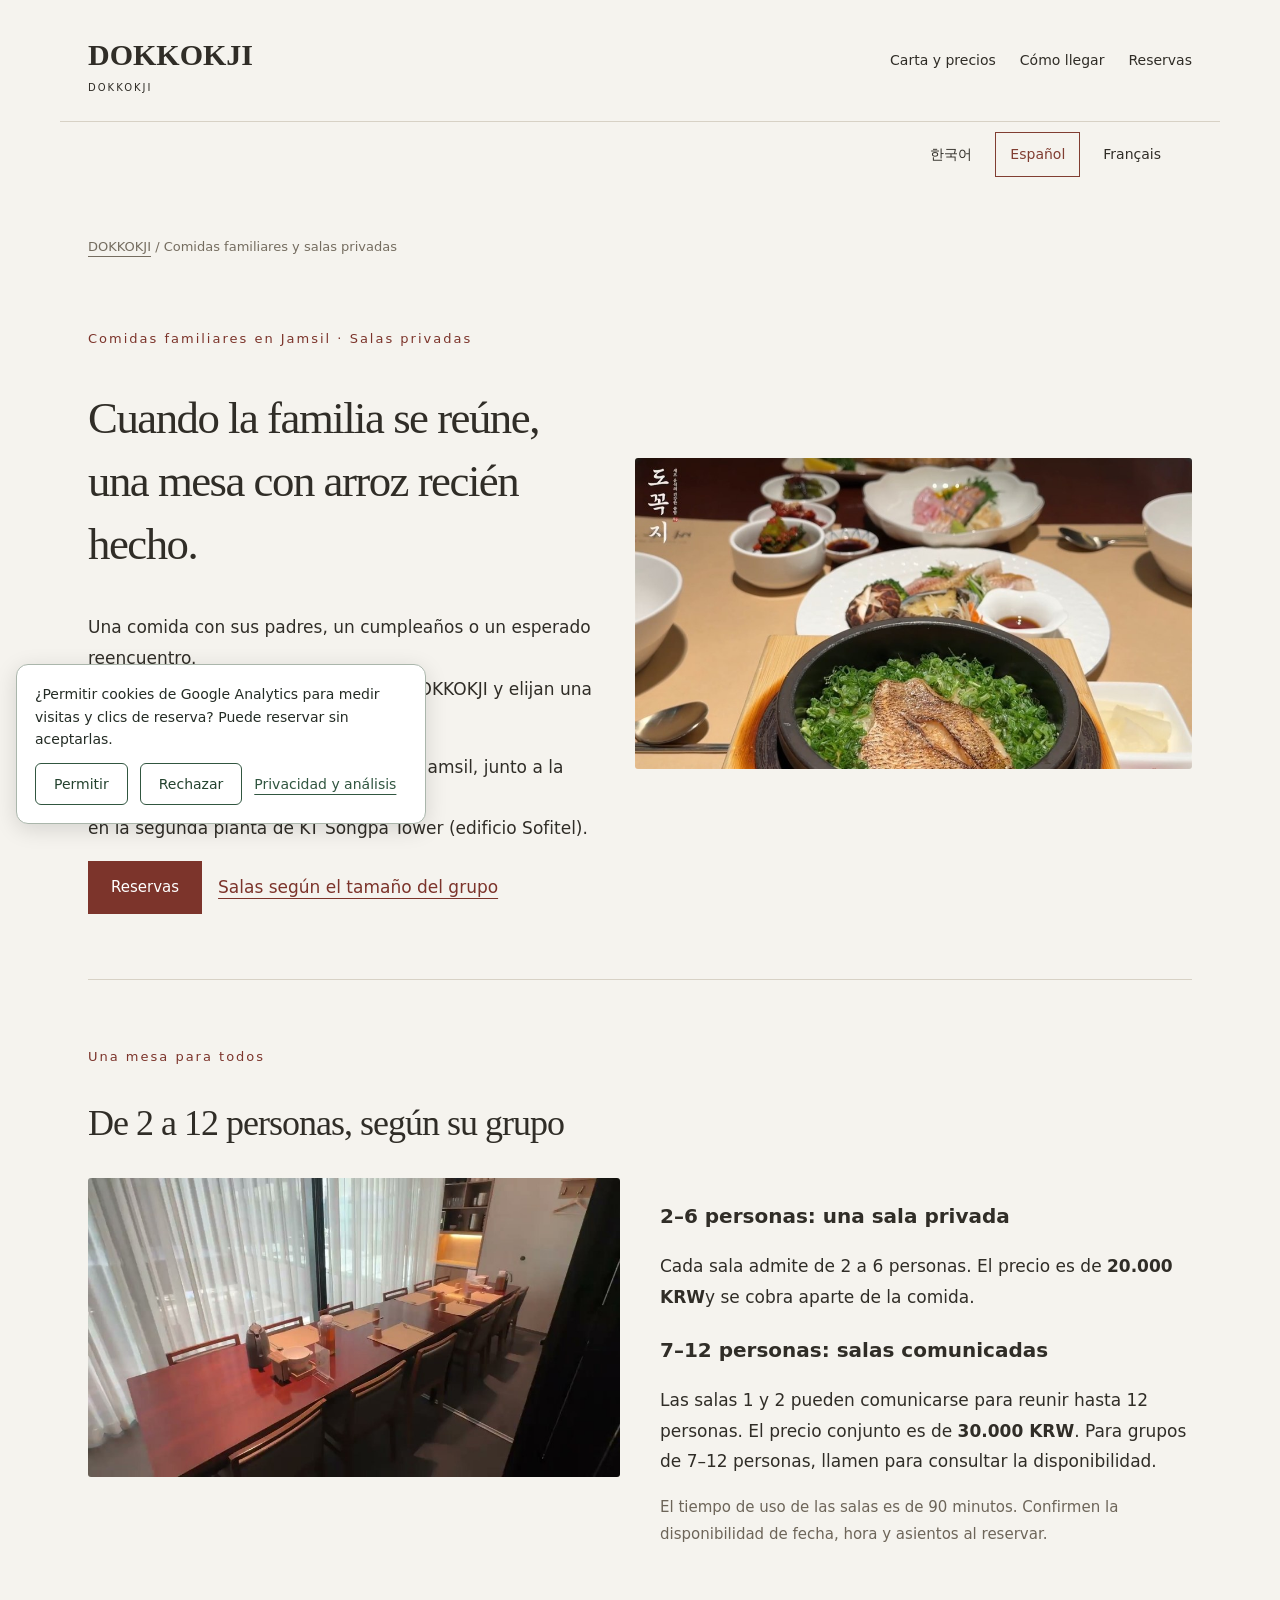
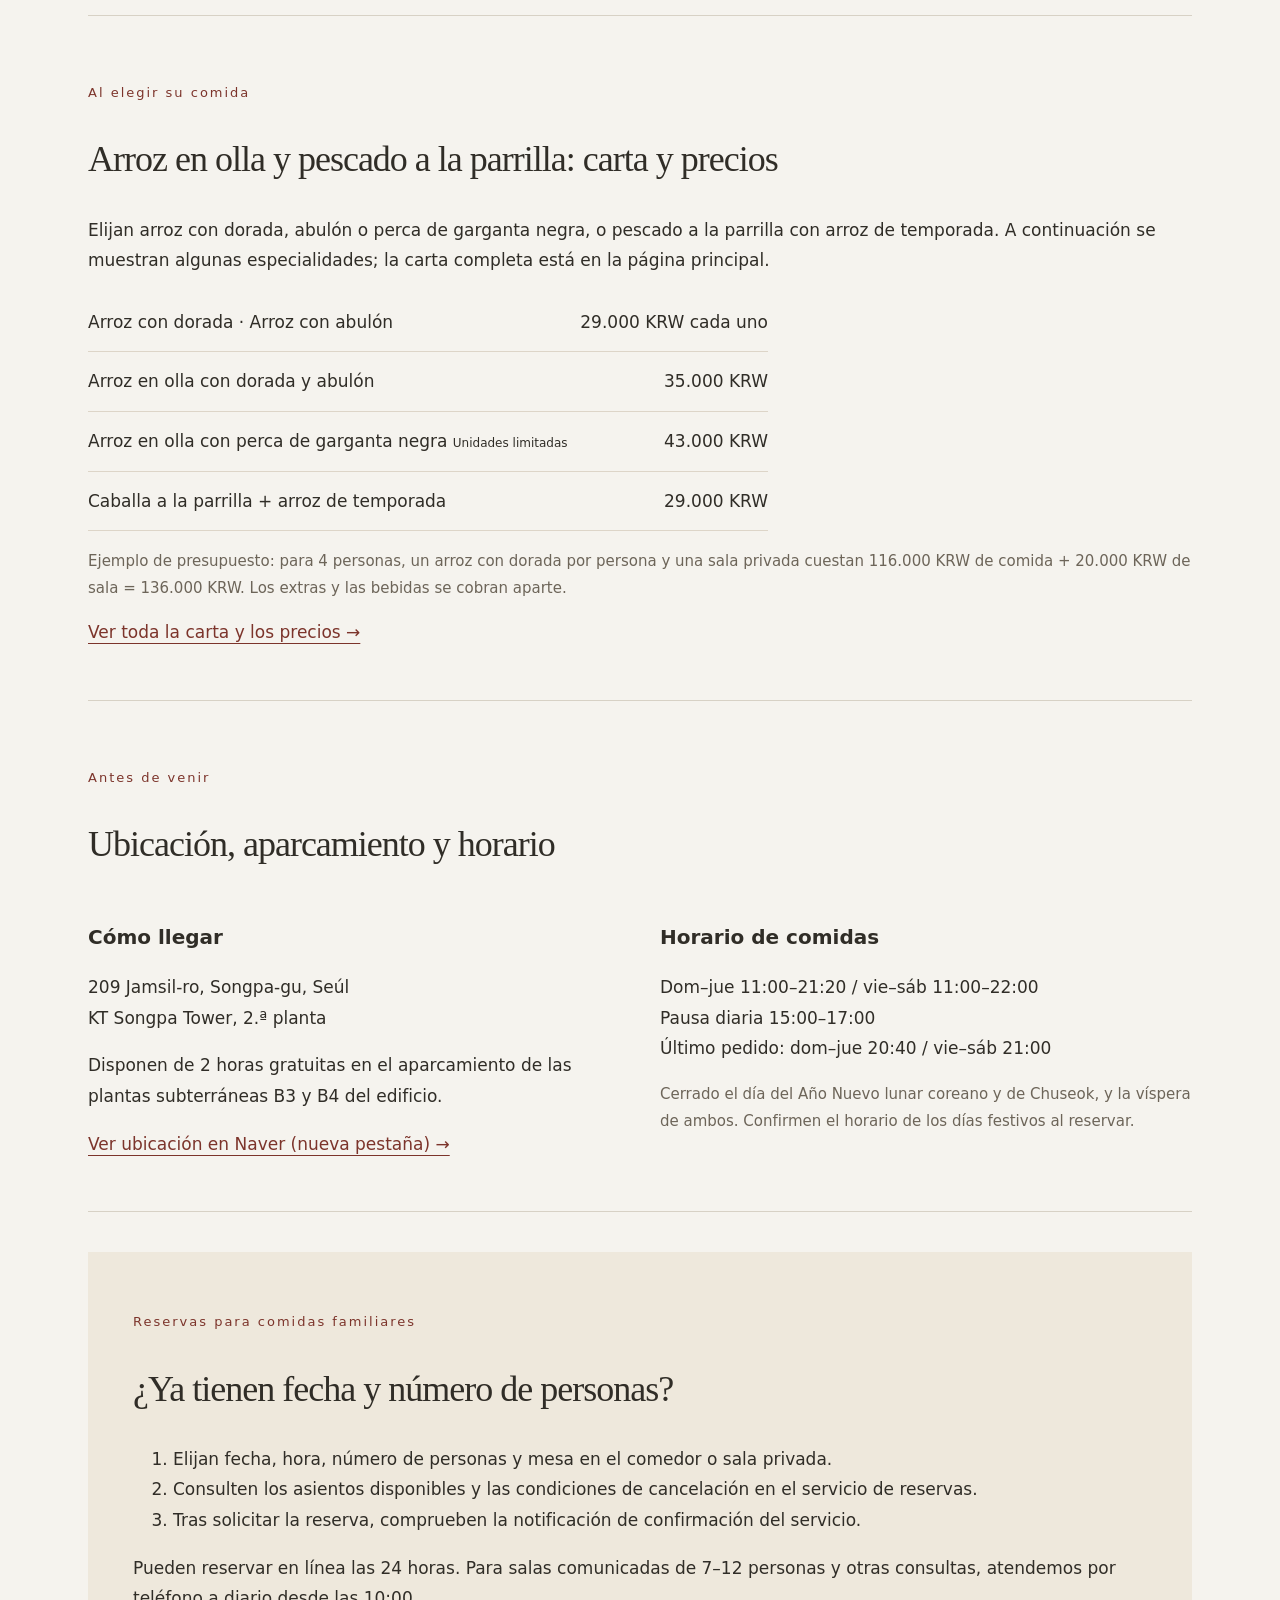
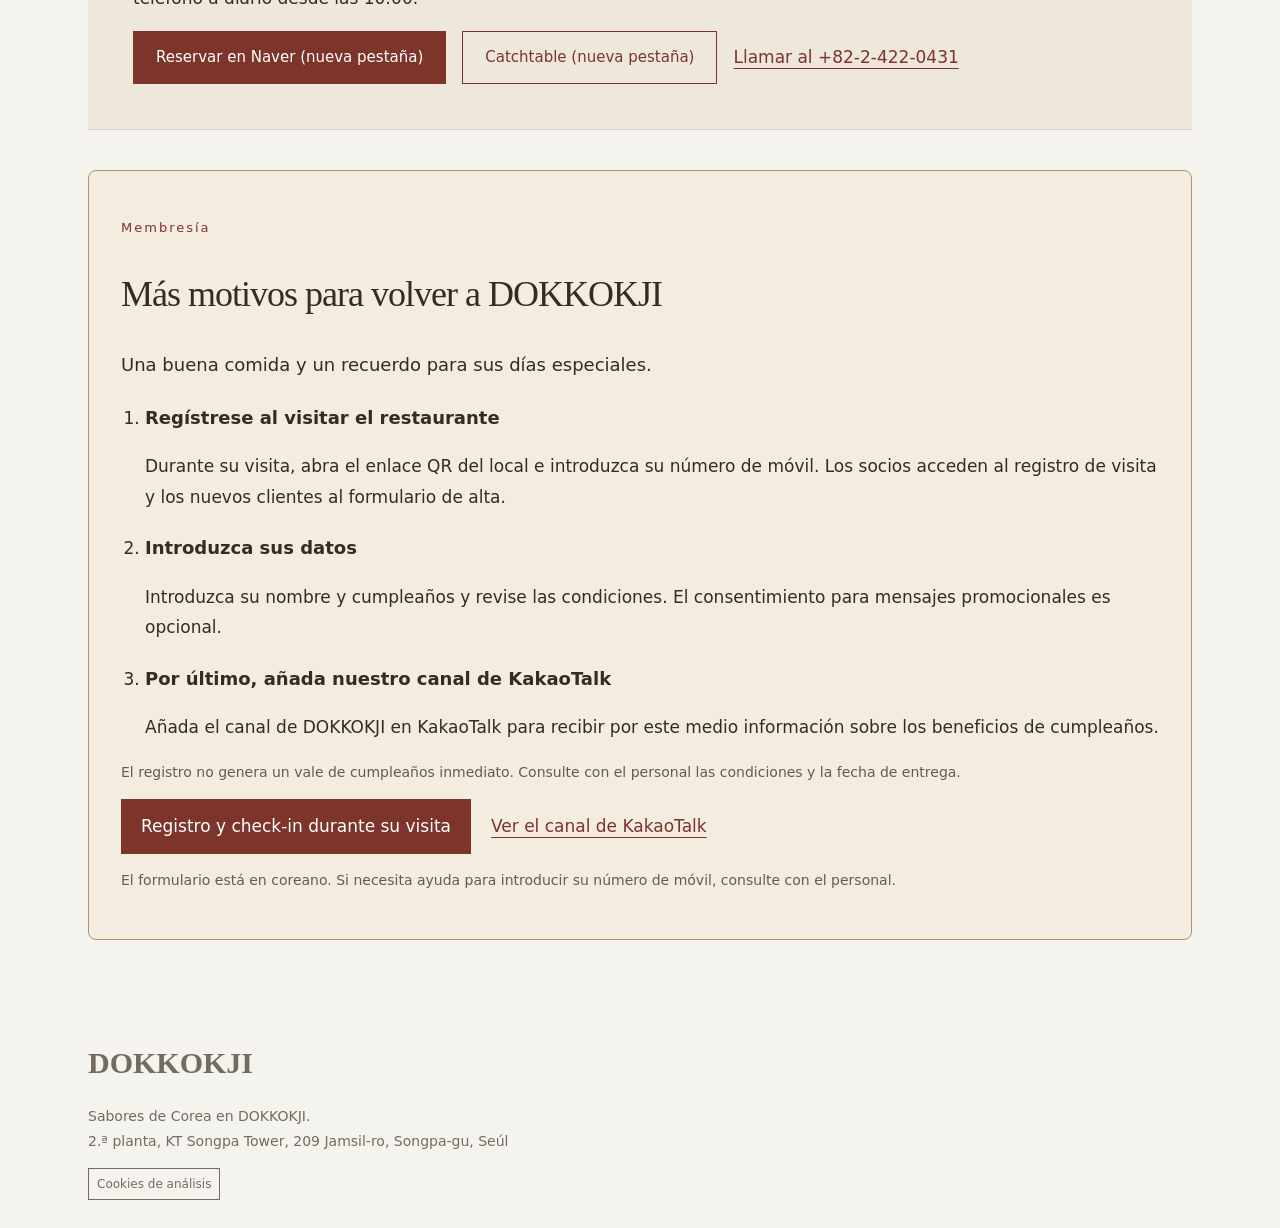
<file: es/family-dining.html>
<!doctype html><html lang="es"><head><meta charset="utf-8"><meta name="viewport" content="width=device-width,initial-scale=1"><title>Comidas familiares y salas privadas en Jamsil | DOKKOKJI</title><meta name="description" content="Organice una comida familiar en Jamsil: salas para 2–12 personas, precios, 90 minutos de uso y 2 horas de aparcamiento gratuito. Consulte cómo reservar."><link rel="canonical" href="https://dokkokji.com/es/family-dining"><meta property="og:type" content="website"><meta property="og:title" content="Comidas familiares y salas privadas en Jamsil | DOKKOKJI"><meta property="og:description" content="Organice una comida familiar en Jamsil: salas para 2–12 personas, precios, 90 minutos de uso y 2 horas de aparcamiento gratuito. Consulte cómo reservar."><meta property="og:url" content="https://dokkokji.com/es/family-dining"><meta property="og:image" content="https://dokkokji.com/assets/hero-optimized.jpg"><meta property="og:locale" content="es_ES"><link rel="stylesheet" href="/family-guide.css?v=20261022-membership"><script type="application/ld+json">{"@context":"https://schema.org","@graph":[{"@type":"WebPage","@id":"https://dokkokji.com/es/family-dining#webpage","url":"https://dokkokji.com/es/family-dining","name":"Comidas familiares y salas privadas en Jamsil | DOKKOKJI","description":"Organice una comida familiar en Jamsil: salas para 2–12 personas, precios, 90 minutos de uso y 2 horas de aparcamiento gratuito. Consulte cómo reservar.","inLanguage":"es","isPartOf":{"@id":"https://dokkokji.com/#website"},"about":{"@id":"https://dokkokji.com/#restaurant"}},{"@type":"BreadcrumbList","itemListElement":[{"@type":"ListItem","position":1,"name":"DOKKOKJI","item":"https://dokkokji.com/es"},{"@type":"ListItem","position":2,"name":"Comidas familiares y salas privadas","item":"https://dokkokji.com/es/family-dining"}]}]}</script>

<link rel="alternate" hreflang="ko" href="https://dokkokji.com/family-dining">
<link rel="alternate" hreflang="es" href="https://dokkokji.com/es/family-dining">
<link rel="alternate" hreflang="x-default" href="https://dokkokji.com/family-dining">
<link rel="alternate" hreflang="fr" href="https://dokkokji.com/fr/family-dining">
<link rel="shortcut icon" href="https://dokkokji.com/favicon.ico">
<link rel="icon" type="image/png" sizes="192x192" href="https://dokkokji.com/favicon.png">
<link rel="apple-touch-icon" href="https://dokkokji.com/favicon.png">
<link rel="stylesheet" href="/analytics.css?v=20261027">
</head><body data-page="family-guide"><a class="skip" href="#main">Saltar al contenido</a><header><a class="brand" href="/es">DOKKOKJI <small>DOKKOKJI</small></a><nav aria-label="Navegación principal"><a href="/es#menu">Carta y precios</a><a href="/es#visit">Cómo llegar</a><a href="#booking">Reservas</a></nav></header><nav class="language-switch" aria-label="Idioma"><a href="/family-dining" lang="ko" hreflang="ko">한국어</a><a href="/es/family-dining" lang="es" hreflang="es" aria-current="page">Español</a><a href="/fr/family-dining" lang="fr" hreflang="fr">Français</a></nav><main id="main"><div class="crumb"><a href="/es">DOKKOKJI</a> / Comidas familiares y salas privadas</div><section class="hero"><div><p class="eyebrow">Comidas familiares en Jamsil · Salas privadas</p><h1>Cuando la familia se reúne,<br>una mesa con arroz recién hecho.</h1><p>Una comida con sus padres, un cumpleaños o un esperado reencuentro.<br>Descubran la carta y los espacios de DOKKOKJI y elijan una mesa para su grupo.</p><p>Cerca de la salida 10 de la estación de Jamsil, junto a la oficina de Songpa-gu,<br>en la segunda planta de KT Songpa Tower (edificio Sofitel).</p><div class="actions"><a class="button" href="#booking">Reservas</a><a class="text-link" href="#room">Salas según el tamaño del grupo</a></div></div><img src="/assets/hero-960.jpg" alt="Arroz en olla, pescado a la parrilla y guarniciones de DOKKOKJI" width="960" height="537" fetchpriority="high"></section><section id="room"><p class="eyebrow">Una mesa para todos</p><h2>De 2 a 12 personas, según su grupo</h2><div class="room-grid"><img src="/assets/room-connected-960.jpg" alt="Salas privadas comunicadas con una mesa larga" width="960" height="540" loading="lazy"><div><h3>2–6 personas: una sala privada</h3><p>Cada sala admite de 2 a 6 personas. El precio es de <strong>20.000 KRW</strong>y se cobra aparte de la comida.</p><h3>7–12 personas: salas comunicadas</h3><p>Las salas 1 y 2 pueden comunicarse para reunir hasta 12 personas. El precio conjunto es de <strong>30.000 KRW</strong>. Para grupos de 7–12 personas, llamen para consultar la disponibilidad.</p><p class="note">El tiempo de uso de las salas es de 90 minutos. Confirmen la disponibilidad de fecha, hora y asientos al reservar.</p></div></div></section><section id="menu"><p class="eyebrow">Al elegir su comida</p><h2>Arroz en olla y pescado a la parrilla: carta y precios</h2><p>Elijan arroz con dorada, abulón o perca de garganta negra, o pescado a la parrilla con arroz de temporada. A continuación se muestran algunas especialidades; la carta completa está en la página principal.</p><dl class="prices"><div><dt>Arroz con dorada · Arroz con abulón</dt><dd>29.000 KRW cada uno</dd></div><div><dt>Arroz en olla con dorada y abulón</dt><dd>35.000 KRW</dd></div><div><dt>Arroz en olla con perca de garganta negra <small>Unidades limitadas</small></dt><dd>43.000 KRW</dd></div><div><dt>Caballa a la parrilla + arroz de temporada</dt><dd>29.000 KRW</dd></div></dl><p class="note">Ejemplo de presupuesto: para 4 personas, un arroz con dorada por persona y una sala privada cuestan 116.000 KRW de comida + 20.000 KRW de sala = 136.000 KRW. Los extras y las bebidas se cobran aparte.</p><a class="text-link" href="/es#menu">Ver toda la carta y los precios →</a></section><section id="visit"><p class="eyebrow">Antes de venir</p><h2>Ubicación, aparcamiento y horario</h2><div class="info-grid"><div><h3>Cómo llegar</h3><p>209 Jamsil-ro, Songpa-gu, Seúl<br>KT Songpa Tower, 2.ª planta</p><p>Disponen de 2 horas gratuitas en el aparcamiento de las plantas subterráneas B3 y B4 del edificio.</p><a class="text-link" href="https://m.place.naver.com/restaurant/1516910163/home" target="_blank" rel="noopener noreferrer">Ver ubicación en Naver (nueva pestaña) →</a></div><div><h3>Horario de comidas</h3><p>Dom–jue 11:00–21:20 / vie–sáb 11:00–22:00<br>Pausa diaria 15:00–17:00<br>Último pedido: dom–jue 20:40 / vie–sáb 21:00</p><p class="note">Cerrado el día del Año Nuevo lunar coreano y de Chuseok, y la víspera de ambos. Confirmen el horario de los días festivos al reservar.</p></div></div></section><section id="booking" class="booking"><p class="eyebrow">Reservas para comidas familiares</p><h2>¿Ya tienen fecha y número de personas?</h2><ol><li>Elijan fecha, hora, número de personas y mesa en el comedor o sala privada.</li><li>Consulten los asientos disponibles y las condiciones de cancelación en el servicio de reservas.</li><li>Tras solicitar la reserva, comprueben la notificación de confirmación del servicio.</li></ol><p>Pueden reservar en línea las 24 horas. Para salas comunicadas de 7–12 personas y otras consultas, atendemos por teléfono a diario desde las 10:00.</p><div class="actions"><a class="button" href="https://m.place.naver.com/restaurant/1516910163/booking" target="_blank" rel="noopener" referrerpolicy="origin">Reservar en Naver (nueva pestaña)</a><a class="button outline" href="https://app.catchtable.co.kr/ct/shop/dokkokji_songpatower" target="_blank" rel="noopener" referrerpolicy="origin">Catchtable (nueva pestaña)</a><a class="text-link" href="tel:+8224220431">Llamar al +82-2-422-0431</a></div></section><section class="section membership-section" id="membership" aria-labelledby="membership-title"><p class="eyebrow">Membresía</p><h2 id="membership-title">Más motivos para volver a DOKKOKJI</h2><p class="membership-intro">Una buena comida y un recuerdo para sus días especiales.</p><ol class="membership-steps"><li><h3>Regístrese al visitar el restaurante</h3><p>Durante su visita, abra el enlace QR del local e introduzca su número de móvil. Los socios acceden al registro de visita y los nuevos clientes al formulario de alta.</p></li><li><h3>Introduzca sus datos</h3><p>Introduzca su nombre y cumpleaños y revise las condiciones. El consentimiento para mensajes promocionales es opcional.</p></li><li><h3>Por último, añada nuestro canal de KakaoTalk</h3><p>Añada el canal de DOKKOKJI en KakaoTalk para recibir por este medio información sobre los beneficios de cumpleaños.</p></li></ol><p class="membership-condition">El registro no genera un vale de cumpleaños inmediato. Consulte con el personal las condiciones y la fecha de entrega.</p><div class="membership-actions"><a class="membership-primary" href="https://gourmetpass.co.kr/qr" target="_blank" rel="noopener">Registro y check-in durante su visita</a><a class="text-link" href="https://pf.kakao.com/_xhxnsNG" target="_blank" rel="noopener">Ver el canal de KakaoTalk</a></div><p class="membership-language">El formulario está en coreano. Si necesita ayuda para introducir su número de móvil, consulte con el personal.</p></section></main><footer><a class="brand" href="/es">DOKKOKJI</a><p>Sabores de Corea en DOKKOKJI.<br>2.ª planta, KT Songpa Tower, 209 Jamsil-ro, Songpa-gu, Seúl</p></footer><!-- Cloudflare Web Analytics -->
<script type="module" src="https://static.cloudflareinsights.com/beacon.min.js" data-cf-beacon='{"token":"f913962047d74f66bae2336820825638"}'></script>
<!-- End Cloudflare Web Analytics -->
<script src="/spanish-page.js?v=20261021-seo"></script><script src="/conversion.js?v=20261030-kakao" defer></script></body></html>
</file>
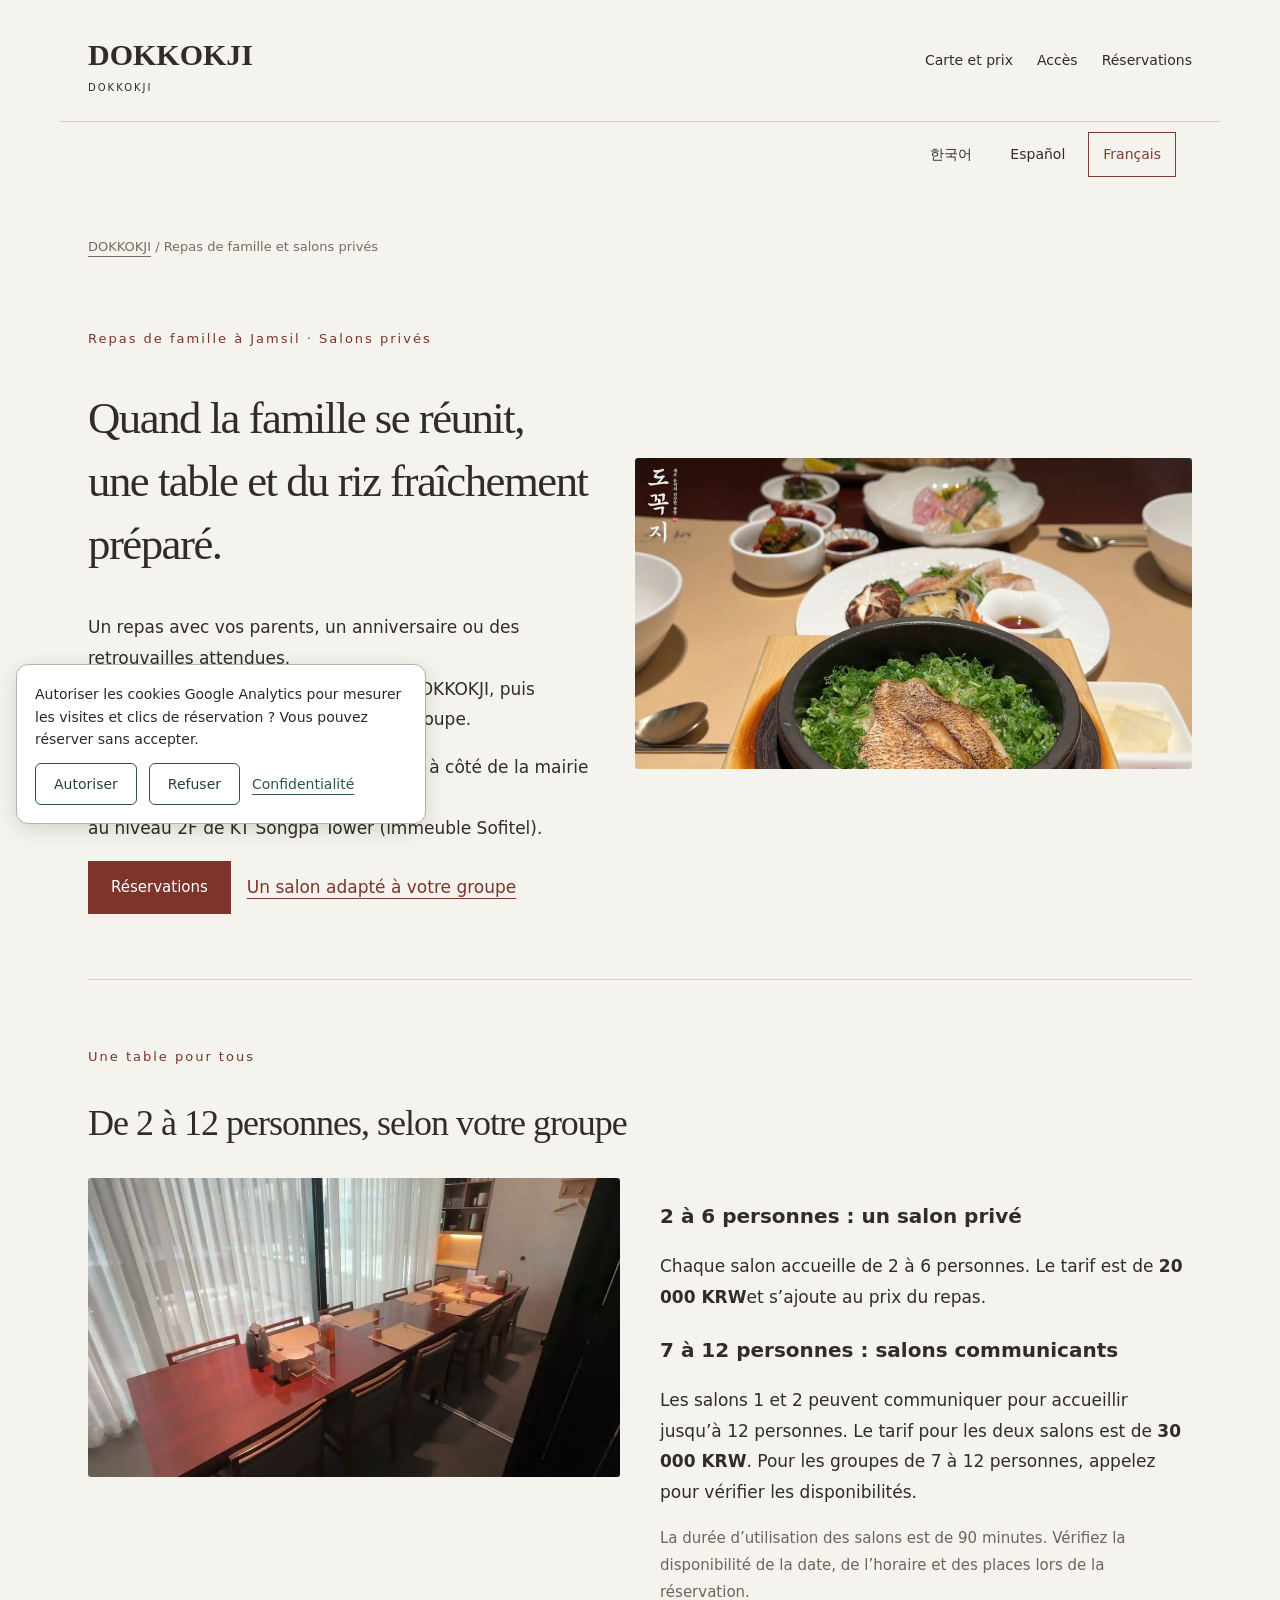
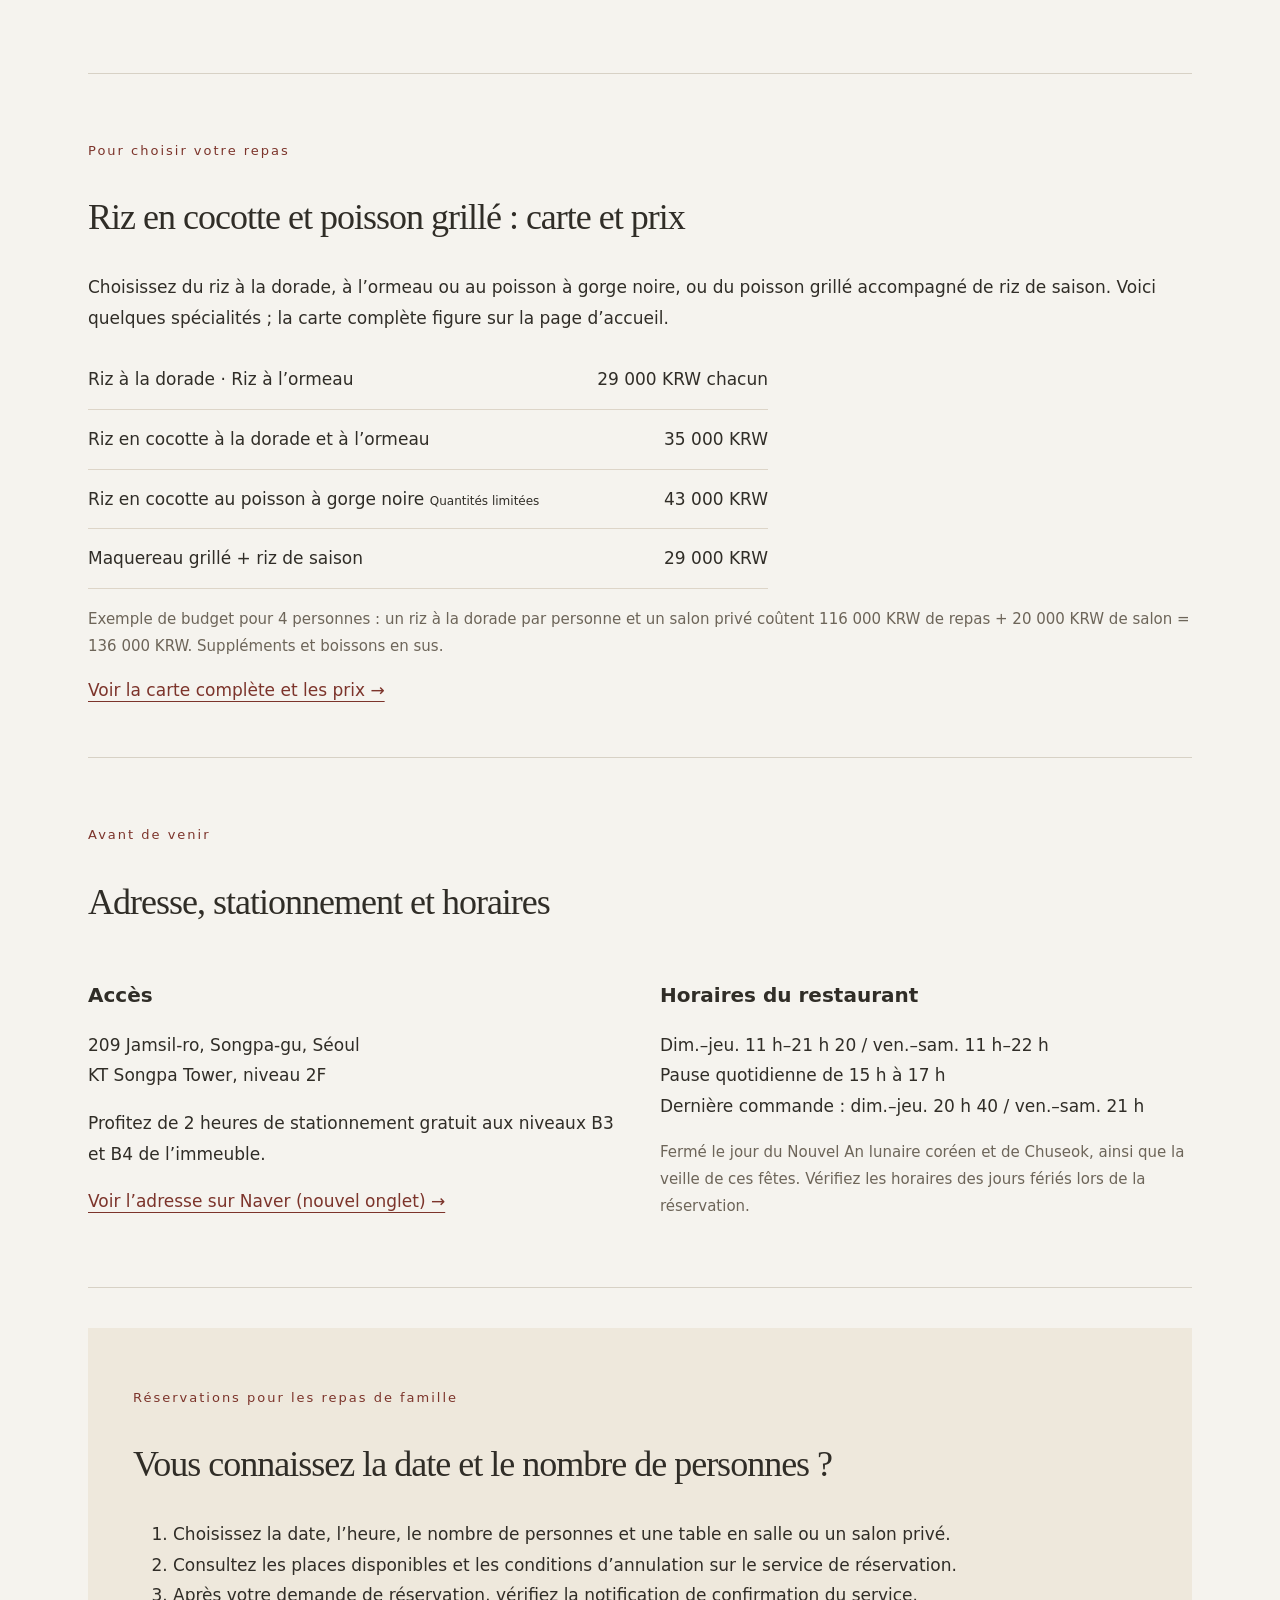
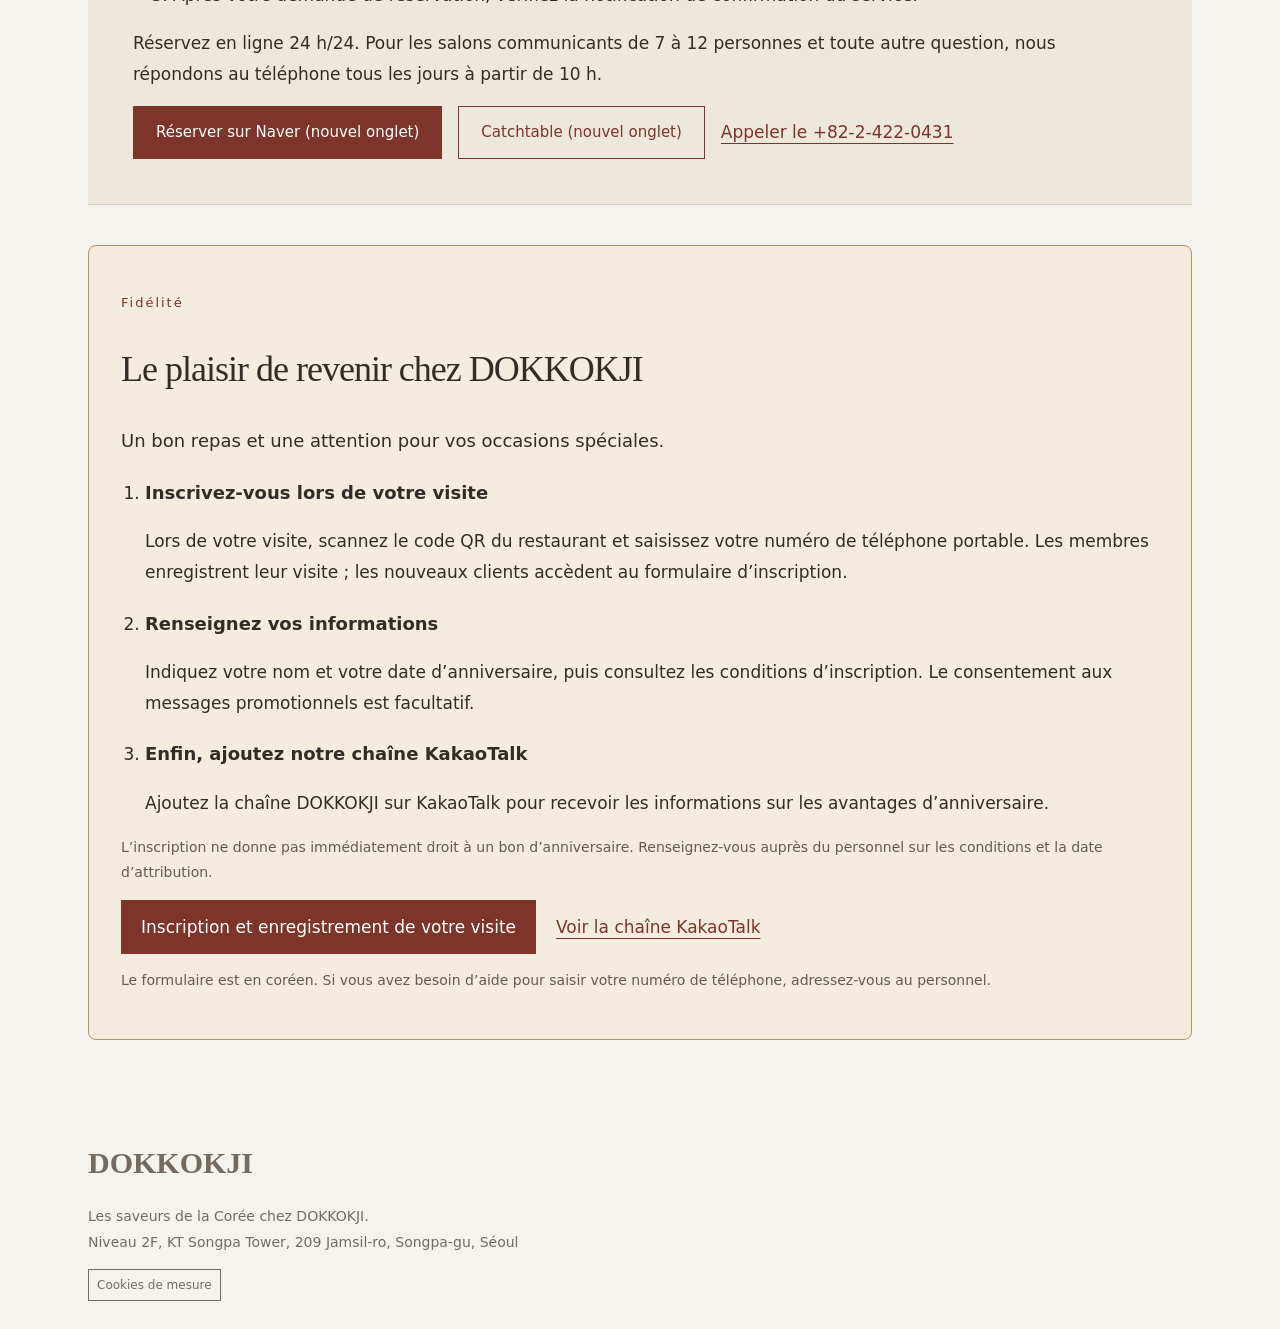
<file: fr/family-dining.html>
<!doctype html><html lang="fr"><head><meta charset="utf-8"><meta name="viewport" content="width=device-width,initial-scale=1"><title>Repas de famille et salons privés à Jamsil | DOKKOKJI</title><meta name="description" content="Préparez un repas de famille à Jamsil : salons pour 2 à 12 personnes, tarifs, durée de 90 minutes et 2 heures de stationnement offertes."><link rel="canonical" href="https://dokkokji.com/fr/family-dining"><meta property="og:type" content="website"><meta property="og:title" content="Repas de famille et salons privés à Jamsil | DOKKOKJI"><meta property="og:description" content="Préparez un repas de famille à Jamsil : salons pour 2 à 12 personnes, tarifs, durée de 90 minutes et 2 heures de stationnement offertes."><meta property="og:url" content="https://dokkokji.com/fr/family-dining"><meta property="og:image" content="https://dokkokji.com/assets/hero-optimized.jpg"><meta property="og:locale" content="fr_FR"><link rel="stylesheet" href="/family-guide.css?v=20261022-membership"><script type="application/ld+json">{"@context":"https://schema.org","@graph":[{"@type":"WebPage","@id":"https://dokkokji.com/fr/family-dining#webpage","url":"https://dokkokji.com/fr/family-dining","name":"Repas de famille et salons privés à Jamsil | DOKKOKJI","description":"Préparez un repas de famille à Jamsil : salons pour 2 à 12 personnes, tarifs, durée de 90 minutes et 2 heures de stationnement offertes.","inLanguage":"fr","isPartOf":{"@id":"https://dokkokji.com/#website"},"about":{"@id":"https://dokkokji.com/#restaurant"}},{"@type":"BreadcrumbList","itemListElement":[{"@type":"ListItem","position":1,"name":"DOKKOKJI","item":"https://dokkokji.com/fr"},{"@type":"ListItem","position":2,"name":"Repas de famille et salons privés","item":"https://dokkokji.com/fr/family-dining"}]}]}</script>

<link rel="alternate" hreflang="ko" href="https://dokkokji.com/family-dining">
<link rel="alternate" hreflang="es" href="https://dokkokji.com/es/family-dining">
<link rel="alternate" hreflang="x-default" href="https://dokkokji.com/family-dining">
<link rel="alternate" hreflang="fr" href="https://dokkokji.com/fr/family-dining">
<link rel="shortcut icon" href="https://dokkokji.com/favicon.ico">
<link rel="icon" type="image/png" sizes="192x192" href="https://dokkokji.com/favicon.png">
<link rel="apple-touch-icon" href="https://dokkokji.com/favicon.png">
<link rel="stylesheet" href="/analytics.css?v=20261027">
</head><body data-page="family-guide"><a class="skip" href="#main">Aller au contenu</a><header><a class="brand" href="/fr">DOKKOKJI <small>DOKKOKJI</small></a><nav aria-label="Navigation principale"><a href="/fr#menu">Carte et prix</a><a href="/fr#visit">Accès</a><a href="#booking">Réservations</a></nav></header><nav class="language-switch" aria-label="Langue"><a href="/family-dining" lang="ko" hreflang="ko">한국어</a><a href="/es/family-dining" lang="es" hreflang="es">Español</a><a href="/fr/family-dining" lang="fr" hreflang="fr" aria-current="page">Français</a></nav><main id="main"><div class="crumb"><a href="/fr">DOKKOKJI</a> / Repas de famille et salons privés</div><section class="hero"><div><p class="eyebrow">Repas de famille à Jamsil · Salons privés</p><h1>Quand la famille se réunit,<br>une table et du riz fraîchement préparé.</h1><p>Un repas avec vos parents, un anniversaire ou des retrouvailles attendues.<br>Découvrez la carte et les espaces de DOKKOKJI, puis choisissez une table adaptée à votre groupe.</p><p>Près de la sortie 10 de la station Jamsil, à côté de la mairie d’arrondissement de Songpa-gu,<br>au niveau 2F de KT Songpa Tower (immeuble Sofitel).</p><div class="actions"><a class="button" href="#booking">Réservations</a><a class="text-link" href="#room">Un salon adapté à votre groupe</a></div></div><img src="/assets/hero-960.jpg" alt="Riz en cocotte, poisson grillé et accompagnements chez DOKKOKJI" width="960" height="537" fetchpriority="high"></section><section id="room"><p class="eyebrow">Une table pour tous</p><h2>De 2 à 12 personnes, selon votre groupe</h2><div class="room-grid"><img src="/assets/room-connected-960.jpg" alt="Salons privés communicants avec une longue table" width="960" height="540" loading="lazy"><div><h3>2 à 6 personnes : un salon privé</h3><p>Chaque salon accueille de 2 à 6 personnes. Le tarif est de <strong>20 000 KRW</strong>et s’ajoute au prix du repas.</p><h3>7 à 12 personnes : salons communicants</h3><p>Les salons 1 et 2 peuvent communiquer pour accueillir jusqu’à 12 personnes. Le tarif pour les deux salons est de <strong>30 000 KRW</strong>. Pour les groupes de 7 à 12 personnes, appelez pour vérifier les disponibilités.</p><p class="note">La durée d’utilisation des salons est de 90 minutes. Vérifiez la disponibilité de la date, de l’horaire et des places lors de la réservation.</p></div></div></section><section id="menu"><p class="eyebrow">Pour choisir votre repas</p><h2>Riz en cocotte et poisson grillé : carte et prix</h2><p>Choisissez du riz à la dorade, à l’ormeau ou au poisson à gorge noire, ou du poisson grillé accompagné de riz de saison. Voici quelques spécialités ; la carte complète figure sur la page d’accueil.</p><dl class="prices"><div><dt>Riz à la dorade · Riz à l’ormeau</dt><dd>29 000 KRW chacun</dd></div><div><dt>Riz en cocotte à la dorade et à l’ormeau</dt><dd>35 000 KRW</dd></div><div><dt>Riz en cocotte au poisson à gorge noire <small>Quantités limitées</small></dt><dd>43 000 KRW</dd></div><div><dt>Maquereau grillé + riz de saison</dt><dd>29 000 KRW</dd></div></dl><p class="note">Exemple de budget pour 4 personnes : un riz à la dorade par personne et un salon privé coûtent 116 000 KRW de repas + 20 000 KRW de salon = 136 000 KRW. Suppléments et boissons en sus.</p><a class="text-link" href="/fr#menu">Voir la carte complète et les prix →</a></section><section id="visit"><p class="eyebrow">Avant de venir</p><h2>Adresse, stationnement et horaires</h2><div class="info-grid"><div><h3>Accès</h3><p>209 Jamsil-ro, Songpa-gu, Séoul<br>KT Songpa Tower, niveau 2F</p><p>Profitez de 2 heures de stationnement gratuit aux niveaux B3 et B4 de l’immeuble.</p><a class="text-link" href="https://m.place.naver.com/restaurant/1516910163/home" target="_blank" rel="noopener noreferrer">Voir l’adresse sur Naver (nouvel onglet) →</a></div><div><h3>Horaires du restaurant</h3><p>Dim.–jeu. 11 h–21 h 20 / ven.–sam. 11 h–22 h<br>Pause quotidienne de 15 h à 17 h<br>Dernière commande : dim.–jeu. 20 h 40 / ven.–sam. 21 h</p><p class="note">Fermé le jour du Nouvel An lunaire coréen et de Chuseok, ainsi que la veille de ces fêtes. Vérifiez les horaires des jours fériés lors de la réservation.</p></div></div></section><section id="booking" class="booking"><p class="eyebrow">Réservations pour les repas de famille</p><h2>Vous connaissez la date et le nombre de personnes ?</h2><ol><li>Choisissez la date, l’heure, le nombre de personnes et une table en salle ou un salon privé.</li><li>Consultez les places disponibles et les conditions d’annulation sur le service de réservation.</li><li>Après votre demande de réservation, vérifiez la notification de confirmation du service.</li></ol><p>Réservez en ligne 24 h/24. Pour les salons communicants de 7 à 12 personnes et toute autre question, nous répondons au téléphone tous les jours à partir de 10 h.</p><div class="actions"><a class="button" href="https://m.place.naver.com/restaurant/1516910163/booking" target="_blank" rel="noopener" referrerpolicy="origin">Réserver sur Naver (nouvel onglet)</a><a class="button outline" href="https://app.catchtable.co.kr/ct/shop/dokkokji_songpatower" target="_blank" rel="noopener" referrerpolicy="origin">Catchtable (nouvel onglet)</a><a class="text-link" href="tel:+8224220431">Appeler le +82-2-422-0431</a></div></section><section class="section membership-section" id="membership" aria-labelledby="membership-title"><p class="eyebrow">Fidélité</p><h2 id="membership-title">Le plaisir de revenir chez DOKKOKJI</h2><p class="membership-intro">Un bon repas et une attention pour vos occasions spéciales.</p><ol class="membership-steps"><li><h3>Inscrivez-vous lors de votre visite</h3><p>Lors de votre visite, scannez le code QR du restaurant et saisissez votre numéro de téléphone portable. Les membres enregistrent leur visite ; les nouveaux clients accèdent au formulaire d’inscription.</p></li><li><h3>Renseignez vos informations</h3><p>Indiquez votre nom et votre date d’anniversaire, puis consultez les conditions d’inscription. Le consentement aux messages promotionnels est facultatif.</p></li><li><h3>Enfin, ajoutez notre chaîne KakaoTalk</h3><p>Ajoutez la chaîne DOKKOKJI sur KakaoTalk pour recevoir les informations sur les avantages d’anniversaire.</p></li></ol><p class="membership-condition">L’inscription ne donne pas immédiatement droit à un bon d’anniversaire. Renseignez-vous auprès du personnel sur les conditions et la date d’attribution.</p><div class="membership-actions"><a class="membership-primary" href="https://gourmetpass.co.kr/qr" target="_blank" rel="noopener">Inscription et enregistrement de votre visite</a><a class="text-link" href="https://pf.kakao.com/_xhxnsNG" target="_blank" rel="noopener">Voir la chaîne KakaoTalk</a></div><p class="membership-language">Le formulaire est en coréen. Si vous avez besoin d’aide pour saisir votre numéro de téléphone, adressez-vous au personnel.</p></section></main><footer><a class="brand" href="/fr">DOKKOKJI</a><p>Les saveurs de la Corée chez DOKKOKJI.<br>Niveau 2F, KT Songpa Tower, 209 Jamsil-ro, Songpa-gu, Séoul</p></footer><!-- Cloudflare Web Analytics -->
<script type="module" src="https://static.cloudflareinsights.com/beacon.min.js" data-cf-beacon='{"token":"f913962047d74f66bae2336820825638"}'></script>
<!-- End Cloudflare Web Analytics -->
<script src="/french-page.js?v=20261022"></script><script src="/conversion.js?v=20261030-kakao" defer></script></body></html>
</file>
<file: style.css>
:root{--paper:#f5f3ee;--ink:#262b25;--muted:#64665e;--accent:#803d31;--line:#d7d7ce;--serif:Batang,'바탕','Times New Roman',serif}*{box-sizing:border-box}html{scroll-behavior:auto;scroll-padding-top:100px}body{margin:0;color:var(--ink);background:var(--paper);font-family:'맑은 고딕','Malgun Gothic',Arial,sans-serif;font-size:16px;line-height:1.8}a{color:inherit;text-decoration:none}button{font:inherit}a,button{-webkit-tap-highlight-color:transparent}a:focus-visible,button:focus-visible,summary:focus-visible{outline:3px solid var(--accent);outline-offset:6px}img{display:block;width:100%;object-fit:cover}p,h1,h2,h3{margin-top:0}h1,h2,h3{word-break:keep-all}p{word-break:keep-all}.skip{position:fixed;top:-100px;background:white;z-index:20;padding:12px}.skip:focus{top:0}.header{height:104px;display:flex;align-items:center;justify-content:space-between;padding:0 5.5%;border-bottom:1px solid var(--line);background:var(--paper);gap:24px}.wordmark{font-family:var(--serif);font-size:31px;font-weight:bold;letter-spacing:5px;line-height:1.1;white-space:nowrap}.wordmark span{font-family:Arial,sans-serif;font-size:10px;letter-spacing:3.5px;display:block;margin-top:10px}.header nav{display:flex;gap:38px;font-size:14px}.header nav a:hover{color:var(--accent)}.nav-reserve{font-size:14px;border:1px solid var(--ink);padding:10px 24px}.nav-reserve:hover{background:var(--ink);color:white}.hero{display:grid;grid-template-columns:42% 58%;min-height:660px}.hero-copy{padding:60px 10% 32px 13%;display:flex;align-items:flex-start;flex-direction:column}.eyebrow{font-size:13px;letter-spacing:2px;color:var(--accent);margin-bottom:32px}.hero h1{font-family:var(--serif);font-weight:400;font-size:clamp(44px,4.7vw,76px);line-height:1.35;letter-spacing:-3px;margin-bottom:25px}.hero h1 em{font-style:normal;color:var(--accent)}.hero-description{color:var(--muted);font-size:16px;line-height:2}.text-link{font-size:14px;border-bottom:1px solid var(--ink);padding-bottom:5px;margin-top:15px}.hero-bottom{font-size:10px;letter-spacing:2.5px;margin-top:auto;padding-top:48px;color:var(--muted)}.hero-image{position:relative;overflow:hidden}.hero-image img{height:100%;position:absolute;object-position:58% center}.image-label{position:absolute;bottom:28px;right:30px;color:white;font-size:13px;letter-spacing:1px;background:#262b2580;padding:7px 12px}
@media(min-width:1600px){.hero{min-height:780px}}@media(max-width:760px){html{scroll-padding-top:30px}.header{height:85px;padding:0 6%;gap:12px}.wordmark{font-size:26px}.header nav{display:none}.nav-reserve{padding:8px 16px}.hero{grid-template-columns:1fr}.hero-copy{padding:40px 7% 36px}.hero h1{font-size:48px}.hero h1 br:first-child{display:none}.eyebrow{margin-bottom:20px}.hero-description{font-size:15px}.hero-bottom{display:none}.hero-image{height:420px}.hero-image img{object-position:center}.image-label{right:16px;bottom:16px}}
.intro-strip{display:flex;justify-content:center;gap:0;border-bottom:1px solid var(--line);padding:25px 4%;font-size:14px;letter-spacing:1px}.intro-strip span{padding:0 5%;border-right:1px solid var(--line)}.intro-strip span:last-child{border:0}.section{padding:100px 8%;max-width:1600px;margin:auto}h2{font-family:var(--serif);font-size:clamp(32px,3vw,48px);font-weight:400;line-height:1.5;letter-spacing:-1.5px;margin-bottom:28px}.story{display:grid;grid-template-columns:1fr 1fr;gap:8%;padding-top:112px;padding-bottom:100px}.story-text{padding-top:46px;color:var(--muted)}.story-text p{margin-bottom:25px;line-height:2}.small-sign{display:block;font-family:var(--serif);font-size:27px;letter-spacing:8px;color:var(--ink);margin-top:28px}.section-heading{display:flex;justify-content:space-between;align-items:flex-end;gap:30px;margin-bottom:40px}.section-heading .eyebrow{margin-bottom:18px}.section-heading h2{margin-bottom:0}.section-heading>p{font-size:14px;color:var(--muted);margin-bottom:5px}.menu-section{border-top:1px solid var(--line)}.food-grid{display:grid;grid-template-columns:1fr 1fr;gap:36px}.food-feature img{aspect-ratio:1.35;object-fit:cover}.food-caption{display:flex;justify-content:space-between;align-items:center;gap:20px;padding-top:20px}.food-caption h3{font-family:var(--serif);font-size:25px;font-weight:400;margin:0}.food-caption span{font-size:16px}.food-feature p{color:var(--muted);font-size:14px;margin-top:8px}.menu-list{margin-top:44px;border-top:1px solid var(--ink)}details{border-bottom:1px solid var(--line)}summary{display:flex;justify-content:space-between;cursor:pointer;list-style:none;align-items:center;padding:24px 0;font-size:19px}summary::-webkit-details-marker{display:none}.detail-mark{font-size:24px;font-weight:300;line-height:1;transition:transform .2s}details[open] .detail-mark{transform:rotate(45deg)}.menu-items{display:grid;grid-template-columns:1fr 1fr;column-gap:64px;margin:0 0 24px}.menu-items>div{display:flex;justify-content:space-between;align-items:start;gap:18px;padding:15px 0;border-top:1px solid #e4e3dd}.menu-items dt{font-size:15px;word-break:keep-all}.menu-items dd{font-size:15px;margin:0;white-space:nowrap;font-variant-numeric:tabular-nums}.menu-items small{display:block;color:var(--muted);font-size:12px;margin-top:4px}.menu-note,.price-unit{font-size:13px;color:var(--muted)}.price-unit{text-align:right;margin-top:15px}.space-section{display:grid;grid-template-columns:54% 46%;background:#e7e9e0}.space-photo{min-height:600px}.space-photo img{height:100%;object-fit:cover}.space-copy{padding:70px 12%}.space-copy>p:not(.eyebrow){color:var(--muted);line-height:2}.room-numbers{display:flex;gap:28px;padding:25px 0 35px}.room-numbers>div{display:flex;flex-direction:column}.room-numbers strong{font-family:Georgia,serif;font-weight:400;font-size:36px;white-space:nowrap}.room-numbers span{font-size:12px;color:var(--muted)}.reservation{display:grid;grid-template-columns:1fr 1fr;gap:10%;align-items:center}.reservation p{color:var(--muted);line-height:2}.button{border:1px solid var(--ink);padding:13px 24px;display:inline-flex;justify-content:center;align-items:center;font-size:14px;cursor:pointer;background:transparent;color:var(--ink);border-radius:0;min-height:48px}.button:hover{background:var(--ink);color:var(--paper)}.primary{background:var(--ink);color:var(--paper);margin-top:15px;padding:15px 36px}.primary:hover{background:var(--accent);border-color:var(--accent)}.reservation .reservation-note{font-size:12px;margin-top:15px}.reservation-info{border-top:1px solid var(--ink);border-bottom:1px solid var(--line);padding:28px 0}.reservation-info h3,.visit-details h3{font-size:21px;font-weight:400}.reservation-info dl>div,.visit-details dl>div{display:flex;justify-content:space-between;gap:20px;padding:12px 0}.reservation-info dt,.visit-details dt{font-size:14px;color:var(--muted)}.reservation-info dd,.visit-details dd{font-size:14px;margin:0;text-align:right}.reservation-info p{font-size:13px;margin:20px 0 0}.visit{border-top:1px solid var(--line)}.visit-grid{display:grid;grid-template-columns:1fr 1fr;gap:7%}.visit-grid>img{height:100%;max-height:540px;min-height:380px;object-fit:cover}.visit-details{padding:12px 0}.visit-note{font-size:12px;color:var(--muted);line-height:1.9}.parking{border-top:1px solid var(--line);display:flex;justify-content:space-between;padding:20px 0;margin-top:24px;font-size:14px}.parking strong{font-weight:400}.parking span{color:var(--muted)}.visit-actions{display:flex;gap:12px;margin-top:10px}.copy-status{min-height:24px;font-size:13px;margin-bottom:0;color:var(--accent)}footer{border-top:1px solid var(--line);padding:45px 8%;display:flex;align-items:center;gap:50px}footer p{font-size:14px;margin:0}footer p span{color:var(--muted);font-size:12px}.copyright{font-size:11px;color:var(--muted);letter-spacing:1px;margin-left:auto}.mobile-bar{display:none}.sr-only{position:absolute;width:1px;height:1px;padding:0;margin:-1px;overflow:hidden;clip:rect(0,0,0,0);white-space:nowrap;border:0}
@media(max-width:1000px){.space-copy{padding:50px 9%}.room-numbers{gap:20px}.room-numbers strong{font-size:30px}.menu-items{column-gap:28px}.section{padding-left:6%;padding-right:6%}.reservation{gap:7%}}
@media(max-width:760px){.section{padding:64px 7%}.intro-strip{font-size:12px;padding:19px 2%;letter-spacing:0}.intro-strip span{padding:0 4%}.story{grid-template-columns:1fr;gap:0}.story h2{margin-bottom:5px}.story-text{padding-top:20px}.eyebrow{font-size:12px}.section-heading{display:block;margin-bottom:28px}.section-heading>p{margin-top:20px}.food-grid{grid-template-columns:1fr;gap:28px}.food-feature img{aspect-ratio:1.25}.food-caption h3{font-size:24px}.menu-list{margin-top:30px}.menu-items{grid-template-columns:1fr}.menu-items dt,.menu-items dd{font-size:14px}.menu-items small{font-size:12px}summary{font-size:17px;padding:21px 0}.space-section{grid-template-columns:1fr}.space-photo{min-height:0;height:320px}.space-copy{padding:48px 7% 60px}.room-numbers{gap:40px;padding-bottom:30px}.room-numbers strong{font-size:36px}.reservation{grid-template-columns:1fr;gap:35px}.reservation-info dl>div{gap:12px}.visit-grid{grid-template-columns:1fr;gap:25px}.visit-grid>img{height:300px;min-height:0}.visit-details{padding:0}.visit-details dl>div{gap:10px}.visit-details dt,.visit-details dd{font-size:13px}.visit-actions .button{flex:1}.desktop-break{display:none}footer{padding:35px 7% 100px;flex-wrap:wrap;gap:25px}footer p{font-size:13px}.copyright{width:100%;margin:0}.mobile-bar{display:grid;grid-template-columns:1fr 1.4fr;position:fixed;bottom:0;left:0;width:100%;z-index:10;background:var(--paper);border-top:1px solid var(--line);padding-bottom:env(safe-area-inset-bottom)}.mobile-bar a{text-align:center;padding:15px;font-size:14px}.mobile-bar a:last-child{background:var(--ink);color:var(--paper)}}
/* Refined typography and responsive layouts */
:root{--paper:#f8f7f3;--accent:#863e32}
body{font-family:'맑은 고딕','Malgun Gothic',sans-serif;line-height:1.85}
.header{height:94px}.wordmark{letter-spacing:4px}.header nav a{padding:12px 0}.nav-reserve{background:var(--ink);color:var(--paper);border-radius:2px}
.hero-copy{padding-top:66px}.hero h1{font-size:clamp(46px,4.6vw,72px);letter-spacing:-2px}.hero-description{font-size:16px}.hero-image img{object-position:58% 60%}.hero-image{border-bottom-left-radius:100px}.hero .text-link{padding:8px 0;min-height:44px}.image-label{background:#20251fbd}.hero-bottom{font-size:12px;letter-spacing:1.4px}
.eyebrow{font-size:14px;letter-spacing:1.5px}.story{position:relative;align-items:center}.story-text{padding:0 125px 0 0}.brand-sign{position:absolute;right:5%;top:50%;transform:translateY(-50%);width:115px;height:255px;overflow:hidden;mix-blend-mode:multiply}.brand-sign img{position:absolute;width:270px;height:270px;max-width:none;left:-78px;top:-3px;object-fit:contain}.story-text p{font-size:16px}.menu-section{padding-top:80px}.food-feature img{transition:filter .3s}.food-feature:hover img{filter:brightness(1.035)}.food-feature p{font-size:15px}.food-caption{padding-top:22px}.food-caption span{font-variant-numeric:tabular-nums}.menu-note{font-size:14px;line-height:1.9}.menu-section>.menu-note{border-left:2px solid var(--accent);padding:4px 0 4px 20px;margin-top:32px}.menu-shortcuts{display:flex;gap:12px;flex-wrap:wrap;margin-top:35px}.menu-shortcuts a{padding:9px 19px;border:1px solid var(--line);border-radius:2px;font-size:14px;min-height:46px}.menu-shortcuts a:hover{background:var(--ink);color:white}.menu-list{margin-top:20px}.menu-items dt,.menu-items dd{font-size:16px}.menu-items small{font-size:14px}summary{min-height:70px}.space-section{background:#e9e9e1}.space-photo img{object-position:40% center}.room-numbers span{font-size:14px}.reservation-info{padding:32px 0}.reservation-info dt,.reservation-info dd,.visit-details dt,.visit-details dd{font-size:16px}.reservation-info p,.reservation .reservation-note,.visit-note{font-size:14px}.mobile-nav{display:none}.button{border-radius:2px}.visit-grid>img{object-position:60% center}footer p span{font-size:14px}
@media(min-width:761px) and (max-width:1100px){.story-text{padding-right:80px}.brand-sign{right:3%;width:80px}.brand-sign img{left:-95px}.hero-copy{padding-left:12%;padding-right:8%}.hero h1{font-size:52px}.reservation-info dt,.reservation-info dd,.visit-details dt,.visit-details dd{font-size:14px}}
@media(max-width:760px){html{scroll-padding-top:70px}.header{height:78px;padding:0 6%}.wordmark{font-size:27px}.nav-reserve{font-size:14px;padding:9px 17px;min-height:46px}.mobile-nav{display:flex;position:sticky;top:0;z-index:12;justify-content:space-around;background:rgba(248,247,243,.97);border-bottom:1px solid var(--line);backdrop-filter:blur(12px)}.mobile-nav a{font-size:14px;padding:13px 6px;min-height:50px}.hero{display:flex;flex-direction:column;min-height:0}.hero-copy{padding:35px 7% 29px}.hero .eyebrow{font-size:13px;margin-bottom:14px}.hero h1{font-size:clamp(36px,9.8vw,49px);line-height:1.35;letter-spacing:-1.5px;margin-bottom:18px}.hero h1 br:first-child{display:block}.hero h1 br:nth-of-type(2){display:none}.hero h1 em{margin-left:9px}.hero-description{font-size:16px;line-height:1.85;margin-bottom:8px}.hero .text-link{margin-top:0}.hero-image{height:340px;min-height:0;border-bottom-left-radius:60px;margin-left:6%}.hero-image img{object-position:58% 58%}.image-label{font-size:12px;right:16px;bottom:20px}.intro-strip{display:grid;grid-template-columns:1.4fr 1fr 1fr;align-items:center;padding:21px 4%;text-align:center;font-size:12px;line-height:1.6}.intro-strip span{padding:0 8px}.section{padding:58px 7%}.story{display:block;padding-top:58px;padding-bottom:55px}.story h2{font-size:31px;line-height:1.45;margin-bottom:24px}.story-text{padding:0 76px 0 0}.story-text p{font-size:15px;margin-bottom:18px;line-height:1.9}.brand-sign{right:4%;top:auto;bottom:46px;transform:none;width:68px;height:180px}.brand-sign img{width:195px;height:195px;left:-64px;top:-6px}.section h2{font-size:31px}.section-heading{margin-bottom:27px}.section-heading>p{font-size:15px;margin-top:16px}.eyebrow{font-size:14px;margin-bottom:15px}.food-grid{gap:28px}.food-feature img{aspect-ratio:1.35}.food-caption{padding-top:16px}.food-caption h3{font-size:25px}.food-caption span{font-size:16px}.food-feature p{font-size:14px;margin-bottom:0}.menu-section>.menu-note{margin-top:28px;padding-left:13px;font-size:14px}.menu-shortcuts{gap:8px;margin-top:28px}.menu-shortcuts a{padding:9px 13px;font-size:14px}.menu-items dt,.menu-items dd{font-size:15px}.menu-items small{font-size:13px}.menu-items>div{gap:10px;padding:17px 0}.menu-items dt{min-width:0}.menu-items dd{flex-shrink:0}.menu-items{margin-bottom:12px}.menu-note{font-size:14px}summary{font-size:18px;min-height:70px}.space-photo{height:275px}.space-copy{padding:40px 7% 45px}.space-copy h2{font-size:34px}.space-copy>p:not(.eyebrow){font-size:16px}.room-numbers{justify-content:space-between;gap:14px;max-width:330px;padding:15px 0 28px}.room-numbers strong{font-size:34px}.room-numbers span{font-size:14px}.reservation{gap:30px}.reservation .primary{display:flex;width:100%;min-height:54px;font-size:16px;margin-top:22px}.reservation-info dt,.reservation-info dd{font-size:14px}.reservation-info p,.reservation .reservation-note{font-size:14px}.visit-grid>img{height:250px}.visit-details dt,.visit-details dd{font-size:14px}.visit-note{font-size:14px}.visit-details dl>div{gap:12px}.visit-actions .button{font-size:15px;min-height:50px}.mobile-bar{z-index:15;box-shadow:0 -4px 20px #262b2508;grid-template-columns:1fr 1.6fr}.mobile-bar a{min-height:58px;display:flex;align-items:center;justify-content:center;font-size:16px;padding:13px}.mobile-bar a:last-child{background:var(--accent)}footer{padding-bottom:110px}footer p span{font-size:13px}.copyright{font-size:12px}}
@media(max-width:359px){.hero h1{font-size:34px}.hero-description{font-size:15px}.hero-image{height:290px}.intro-strip{font-size:12px;padding-left:2%;padding-right:2%}.intro-strip span{padding:0 4px}.story-text{padding-right:62px}.brand-sign{right:2%;width:60px}.section h2{font-size:28px}.menu-items dt,.menu-items dd{font-size:14px}.menu-items dd{white-space:normal;text-align:right;max-width:110px}.visit-details dl>div,.reservation-info dl>div{flex-wrap:wrap;gap:4px}.visit-details dd,.reservation-info dd{margin-left:auto}.menu-shortcuts a{padding:8px 11px}}
@media(prefers-reduced-motion:reduce){html{scroll-behavior:auto}.detail-mark,.food-feature img{transition:none}}
.photo-story{border-top:1px solid var(--line)}.photo-pair{display:grid;grid-template-columns:1fr 1fr;gap:30px}.photo-pair figure{margin:0}.photo-pair img{aspect-ratio:1.5;object-fit:cover}.photo-pair figcaption{font-size:14px;color:var(--muted);padding-top:12px}@media(max-width:760px){.photo-pair{grid-template-columns:1fr;gap:26px}.photo-pair img{aspect-ratio:1.4}}
.space-photo{min-height:0;align-self:center;padding:32px 0 32px 6%}.space-photo video{display:block;width:100%;height:auto;aspect-ratio:16/9;background:#242721;object-fit:contain}.video-caption{font-size:14px;color:var(--muted);margin:12px 0 0}.room-photo{aspect-ratio:16/9;height:auto;margin-bottom:25px}@media(max-width:760px){.space-photo{height:auto;padding:28px 6% 0}.space-copy{padding-top:28px}}
.photo-pair video{width:100%;display:block;aspect-ratio:16/9;background:#252720}.photo-pair:has(video) img{aspect-ratio:16/9}
.team-section{display:grid;grid-template-columns:1fr 1.65fr;gap:6%;align-items:center;border-top:1px solid var(--line)}.team-section figure{margin:0}.team-section img{width:100%;height:auto;aspect-ratio:16/9;object-fit:contain}.team-copy p:not(.eyebrow){font-size:16px;color:var(--muted);line-height:2}.team-section figcaption{font-size:14px;color:var(--muted);margin-top:12px}@media(max-width:760px){.team-section{grid-template-columns:1fr;gap:22px}.team-section h2{margin-bottom:20px}.team-copy p:not(.eyebrow){margin-bottom:0}.team-section figure{margin:0 -3%}.team-section figcaption{padding:0 3%}}

.rice-photo{overflow:hidden;aspect-ratio:1.15}.rice-gallery .rice-photo img{width:100%;height:100%;object-fit:cover;transform:scale(1.025)}.rice-gallery .food-caption{gap:12px}.rice-gallery .food-caption span{white-space:nowrap}.rice-gallery{row-gap:44px}@media(max-width:760px){.rice-photo{aspect-ratio:1.15}.rice-gallery{row-gap:32px}.rice-gallery .food-caption span{font-size:14px}}
.booking-actions{display:flex;flex-wrap:wrap;gap:12px;margin-top:22px}.booking-actions .primary{margin-top:0;padding:15px 24px}.booking-actions .naver-booking{background:#176b43;border-color:#176b43}.booking-actions .naver-booking:hover{background:#125335;border-color:#125335}@media(max-width:760px){.booking-actions{display:grid;grid-template-columns:1fr;gap:10px}.reservation .booking-actions .primary{margin-top:0;width:100%}}.language-switch{display:flex;justify-content:flex-end;gap:5px;padding:10px 6%;border-bottom:1px solid var(--line);background:var(--paper)}.language-switch button{font:inherit;font-size:14px;padding:9px 14px;min-height:44px;background:transparent;border:1px solid transparent;color:var(--muted);cursor:pointer}.language-switch button[aria-pressed="true"]{color:var(--accent);border-color:var(--accent)}.language-switch button:focus-visible{outline:2px solid var(--accent);outline-offset:3px}#booking-language-note:empty{display:none}html:not([lang="ko"]) .hero h1{font-size:clamp(34px,4.2vw,68px);letter-spacing:-1px}html:not([lang="ko"]) .food-caption{flex-wrap:wrap}html:not([lang="ko"]) .food-caption h3{font-size:23px}html:not([lang="ko"]) .intro-strip span{padding:0 3%}html:not([lang="ko"]) .menu-items dt{overflow-wrap:anywhere}html:not([lang="ko"]) h2{word-break:normal}html:not([lang="ko"]) .hero h1 em{display:block;margin-left:0}@media(max-width:760px){.language-switch{justify-content:center;padding:7px 4%}html:not([lang="ko"]) .hero h1{font-size:38px}html:not([lang="ko"]) .intro-strip{grid-template-columns:1fr;gap:10px}html:not([lang="ko"]) .intro-strip span{border:0}html:not([lang="ko"]) .room-numbers{max-width:100%}html:not([lang="ko"]) .reservation-info dl>div{flex-wrap:wrap}html:not([lang="ko"]) .header{gap:10px}html:not([lang="ko"]) .nav-reserve{padding:9px 10px;font-size:13px}}
@media(max-width:760px){html:not([lang="ko"]) .header .wordmark{font-size:21px;letter-spacing:2px}html:not([lang="ko"]) .hero h1{font-size:clamp(30px,8.8vw,38px)}}
html:not([lang="ko"]) body{word-break:normal;overflow-wrap:anywhere}

/* Visit questions: visible text in the initial HTML for readers and crawlers. */
.faq-shortcut{display:inline-block;margin:0 0 22px}.faq-section{border-top:1px solid var(--line)}.faq-list{border-top:1px solid var(--ink);max-width:1050px}.faq-list summary{gap:24px;line-height:1.6}.faq-list .detail-mark{flex-shrink:0}.faq-answer{padding:0 34px 28px 0;max-width:850px;color:var(--muted);font-size:16px;line-height:1.95}.faq-answer p{margin:0}.faq-answer .text-link{display:inline-block;color:var(--ink);margin-top:14px;min-height:40px}.faq-list summary>span:first-child{word-break:keep-all}@media(max-width:760px){.faq-list summary{font-size:16px;gap:14px}.faq-answer{font-size:15px;padding:0 0 24px}.faq-section .section-heading>p{margin-bottom:0}}html:not([lang="ko"]) .faq-list summary>span:first-child{word-break:normal}

/* Booking clarity and useful first-screen information. */
.hero-facts{font-size:14px;line-height:1.9;margin:8px 0 16px;color:var(--accent)}
.hero-actions{display:flex;align-items:center;gap:22px;flex-wrap:wrap}.hero-actions .primary{margin:0;padding:12px 26px}.hero-actions .text-link{margin:0}
.reservation .booking-confirmation{font-size:14px;border-left:2px solid var(--accent);padding-left:14px;margin:22px 0 12px;color:var(--ink)}
.reservation .group-booking{font-size:14px;margin-bottom:14px}.phone-link{font-variant-numeric:tabular-nums;gap:4px}
.arrival-note{font-size:15px;color:var(--muted);margin-bottom:24px}.visit-phone{display:inline-block;margin:20px 0 12px}.review-links{display:flex;flex-wrap:wrap;gap:10px 22px;font-size:14px}.review-links a{padding:8px 0;text-decoration:underline;text-underline-offset:5px}footer a[href^="tel:"]{display:inline-block;padding:6px 0}
@media(max-width:760px){.hero-copy{padding-top:27px;padding-bottom:25px}.hero h1{font-size:34px;letter-spacing:-1.4px}.hero h1 br:nth-of-type(2){display:block}.hero h1 em{margin-left:0}.hero-description{font-size:15px}.hero-facts{font-size:13px;margin:5px 0 14px}.hero-actions{gap:18px}.hero-actions .primary{min-height:48px}.phone-link{width:100%}.review-links{flex-direction:column;gap:0}.hero-bottom{display:none}}

@media(min-width:761px){.hero h1,html:not([lang="ko"]) .hero h1{font-size:clamp(34px,3vw,56px);letter-spacing:-1.4px}.hero-copy{padding-top:44px}.hero-bottom{padding-top:24px}}

/* Spanish labels are longer; let them wrap without hiding controls or prices. */
.language-switch{flex-wrap:wrap;row-gap:6px}.language-switch button{min-height:44px}
html[lang="es"] h1,html[lang="es"] h2,html[lang="es"] h3,html[lang="es"] p{word-break:normal;overflow-wrap:break-word}
html[lang="es"] .food-caption h3{line-height:1.4}html[lang="es"] .room-numbers{flex-wrap:wrap;gap:20px}
html[lang="es"] .menu-items>div{min-width:0}html[lang="es"] .hero h1 br:first-child{display:block}
@media(max-width:760px){html[lang="es"] .mobile-nav a{font-size:12px;padding:8px 6px}html[lang="es"] .hero h1{font-size:clamp(29px,8vw,36px)}html[lang="es"] .hero-description br{display:none}html[lang="es"] .mobile-bar a{font-size:14px}html[lang="es"] .menu-items>div{gap:12px}html[lang="es"] .phone-link{flex-wrap:wrap}}

@media(max-width:760px){.language-switch{gap:2px;padding-inline:3%}.language-switch button{font-size:13px;padding:8px;min-width:36px}}

/* Crawlable language links share the existing language controls. */
.language-switch a{font:inherit;font-size:14px;padding:9px 14px;min-height:44px;display:inline-flex;align-items:center;justify-content:center;border:1px solid transparent;color:inherit;text-decoration:none}.language-switch a[aria-current=page]{color:#803d31;border-color:#803d31}.language-switch a:focus-visible{outline:2px solid #803d31;outline-offset:3px}@media(max-width:760px){.language-switch a{font-size:13px;padding:8px;min-width:36px}}

/* Membership information: registration is not a visit or voucher issuance. */
.membership-section{background:#f4eddf;border-radius:16px;margin-block:48px;padding:48px 5%;scroll-margin-top:110px}.membership-intro{font-size:1.15rem;line-height:1.8}.membership-steps{display:grid;grid-template-columns:repeat(3,minmax(0,1fr));gap:32px;padding-left:24px;margin:36px 0}.membership-steps h3{font-size:1.1rem}.membership-steps p,.membership-condition,.membership-language{line-height:1.8}.membership-condition{padding:18px;border-left:3px solid #7c342b;background:#fff9}.membership-actions{display:flex;align-items:center;flex-wrap:wrap;gap:24px;margin-top:24px}.membership-primary{display:inline-block;background:#7c342b;color:white;padding:14px 22px;border-radius:4px;text-decoration:none}.membership-primary:focus-visible{outline:3px solid #211d19;outline-offset:4px}.membership-language{font-size:.9rem;color:#575049;margin-top:18px}@media(max-width:760px){.membership-section{padding:30px 6%;margin-block:24px}.membership-steps{grid-template-columns:1fr;gap:16px}.membership-section h2{font-size:1.7rem}.membership-actions{align-items:stretch;flex-direction:column}.membership-primary{text-align:center}}

/* Prominent membership entry and card, shared by all languages. */
.membership-spotlight{display:grid;grid-template-columns:1fr auto;gap:7px 18px;background:#7c342b;color:#fff9ef;border:1px solid #7c342b;border-radius:12px;padding:20px 22px;margin:24px 0 16px;text-decoration:none;box-shadow:0 8px 24px #44251c20;max-width:460px}.membership-spotlight-label{font-size:12px;letter-spacing:.12em;color:#f4dec4}.membership-spotlight strong{grid-column:1;font-size:18px;line-height:1.5}.membership-spotlight-arrow{grid-column:2;grid-row:1/3;align-self:center;font-size:30px}.membership-spotlight:hover{background:#62271f}.membership-spotlight:focus-visible{outline:3px solid #211d19;outline-offset:4px}.header nav a[href="#membership"]{background:#7c342b;color:#fff8ec;border-radius:6px;padding:8px 12px}.membership-section{border:2px solid #9c6650;box-shadow:0 12px 36px #542c1715;background:#f2e6d4;position:relative}.membership-section>.eyebrow{display:inline-block;background:#7c342b;color:#fff8ec;padding:7px 14px;border-radius:20px;margin-bottom:18px}.membership-steps>li{background:#fffaf2;border:1px solid #deccb5;border-radius:12px;padding:20px;list-style-position:inside}.membership-steps{padding-left:0;gap:18px}.membership-primary{font-weight:700;box-shadow:0 4px 12px #542c1720}@media(max-width:760px){.membership-spotlight{padding:17px 18px;margin:18px 0}.membership-spotlight strong{font-size:16px}.membership-section{border-radius:14px;margin-left:4%;margin-right:4%;width:auto}.membership-steps>li{padding:18px}.membership-section h2{line-height:1.4}}

/* Hall dining: replaces the former general table section. */
.hall-card{display:grid;grid-template-columns:1fr 1fr;background:#fffdf7;border:1px solid #d9c8a8;border-radius:18px;overflow:hidden}.hall-food{display:block;min-width:0}.hall-food img{width:100%;height:100%;max-height:650px;object-fit:cover;display:block}.hall-copy{padding:clamp(24px,4vw,54px);align-self:center}.hall-copy h2{font-size:clamp(28px,3vw,42px);line-height:1.4}.hall-copy p{line-height:1.8}.hall-price{font-weight:600;margin:24px 0}.hall-note{font-size:14px;color:#665d50;margin-top:24px}.hall-card a:focus-visible{outline:3px solid #8d6f3b;outline-offset:-4px}@media(max-width:760px){.hall-card{grid-template-columns:1fr}.hall-food img{height:320px}.hall-copy{padding:28px 24px}}

/* Search visitors: branch identity and existing family guide near the booking action. */
.hero-location{font-size:14px;line-height:1.8;margin:0 0 18px;color:var(--muted)}.hero-location a{text-decoration:underline;text-underline-offset:4px;display:inline-block;padding:5px 0;min-height:44px}.hero-family{margin:12px 0 0;font-size:14px}.hero-family .text-link{display:inline-block;min-height:44px;line-height:1.7}.hero-location a:focus-visible,.hero-family a:focus-visible{outline:2px solid var(--accent);outline-offset:4px}

.mapo-notice{margin:24px 0;padding:22px 24px;border-left:3px solid #79634a;background:#f5f0e8;color:#302b25}.mapo-notice h3{margin:0 0 10px;font-size:1.1rem}.mapo-notice p{margin:0 0 12px;line-height:1.8}.mapo-notice a{display:inline-block}
</file>
<file: analytics.css>
#analytics-choice{position:fixed;bottom:76px;left:16px;z-index:1000;max-width:410px;width:calc(100% - 32px);box-sizing:border-box;padding:18px;background:#fff;color:#242c25;border:1px solid #aab6ab;border-radius:12px;box-shadow:0 5px 22px #0002;font:14px/1.6 system-ui,sans-serif}#analytics-choice p{margin:0 0 12px}#analytics-choice div{display:flex;gap:12px;align-items:center;flex-wrap:wrap}#analytics-choice button{border:1px solid #315640;background:#fff;color:#24432f;border-radius:6px;padding:9px 18px;font:inherit;cursor:pointer}#analytics-choice a{color:#315640;text-decoration:underline}.analytics-settings{font:12px system-ui,sans-serif;color:inherit;border:1px solid currentColor;background:transparent;padding:8px;cursor:pointer}.analytics-settings:focus-visible,#analytics-choice :focus-visible{outline:3px solid #336fba;outline-offset:3px}
.menu-booking{margin-top:28px;display:flex;gap:12px;flex-wrap:wrap;align-items:center}.menu-booking p{flex-basis:100%;margin:0 0 4px}.menu-booking a{min-height:44px}
</file>
<file: kakao-channel.css>
.kakao-channel-button{display:inline-flex;align-items:center;justify-content:center;gap:16px;min-height:48px;padding:13px 22px;background:#fee500;color:#191919!important;border:1px solid #ead200;border-radius:8px;font-size:15px;font-weight:700;line-height:1.5;text-decoration:none!important;box-sizing:border-box}
.kakao-channel-button:hover{background:#f5dc00}.kakao-channel-button:focus-visible{outline:3px solid #234b3a;outline-offset:4px}
.hero-channel{display:flex;flex-wrap:wrap;align-items:center;gap:12px;margin-top:18px}.hero-channel>span{font-size:13px;color:#68665e}
.kakao-channel-card{display:flex;flex-wrap:wrap;gap:16px;align-items:center;background:#fffbe7;border:1px solid #e7dfb3;border-radius:12px;padding:24px;margin:26px 0}.kakao-channel-card>div{flex:1 1 220px}.kakao-channel-card strong{font-size:18px;line-height:1.6}.kakao-channel-card p{font-size:14px;margin:8px 0 0!important;line-height:1.7}.kakao-channel-card small{flex-basis:100%;font-size:12px;line-height:1.7;color:#625e50}
.website-booking-benefit{margin:22px 0;padding:20px;border-left:3px solid #8b7744;background:#f4f1e9}.website-booking-benefit strong{font-size:20px;color:#244333}.website-booking-benefit p{font-size:14px!important;line-height:1.8!important;margin:10px 0 0!important}
@media(max-width:600px){.hero-channel{align-items:stretch}.hero-channel .kakao-channel-button{width:100%}.hero-channel>span{width:100%;text-align:center}.kakao-channel-card{padding:20px}.kakao-channel-card .kakao-channel-button{width:100%}.membership-actions .kakao-channel-button{width:100%}}
</file>
<file: dinner.css>
/* Approved dinner section only. */
#team{--dinner-line:#dcdcd0;--dinner-rust:#8b492f}#team .eyebrow{margin-bottom:12px}#team #dinner-title{font-family:var(--serif);font-size:clamp(32px,4vw,44px);font-weight:400;line-height:1.35;letter-spacing:-2px;margin:0 0 16px}#team .intro{font-size:14px;color:var(--muted);margin:0 0 24px}#team .layout{display:grid;grid-template-columns:.86fr 1.14fr;gap:42px}#team .visual{position:relative;min-height:510px;border-radius:3px;overflow:hidden;background:#32392f}#team .visual img{width:100%;height:100%;object-fit:cover;position:absolute}#team .visual:after{content:"";position:absolute;inset:55% 0 0;background:linear-gradient(transparent,#172018bf)}#team .caption{position:absolute;bottom:26px;left:28px;z-index:1;color:white;font-size:14px}#team .caption strong{display:block;font-family:var(--serif);font-size:29px;font-weight:400;margin-bottom:5px}#team .copy{padding-top:6px}#team h3{font-size:21px;font-weight:500;margin:0 0 4px}#team .sub{font-size:12px;color:var(--muted);margin:0 0 20px}#team .tabs{display:flex;gap:8px;margin-bottom:14px}#team .tabs button{border:1px solid var(--dinner-line);background:transparent;border-radius:30px;padding:8px 20px;font-size:13px;color:#555;cursor:pointer}#team .tabs button.active{background:var(--ink);border-color:var(--ink);color:white}#team .budget{border-top:1px solid var(--dinner-line)}#team .row{display:flex;align-items:center;justify-content:space-between;padding:16px 0;border-bottom:1px solid var(--dinner-line);gap:12px}#team .row p{margin:0;font-size:14px}#team .row small{display:block;color:var(--muted);font-size:11px;margin-top:3px}#team .price{font-size:23px;white-space:nowrap;letter-spacing:-1px}#team .price span{font-size:12px;margin-left:3px}#team .roomnote{padding:12px 0 0;font-size:12px;margin:0;color:var(--dinner-rust)}#team .disclaimer{color:var(--muted);font-size:11px;margin:10px 0 20px}#team .actions{display:flex;gap:9px;flex-wrap:wrap}#team .actions a{font-size:12px;padding:12px 20px}#team .timebar{display:grid;grid-template-columns:1fr 1fr 1fr;margin-top:32px;padding:23px 0;border-top:1px solid var(--dinner-line);border-bottom:1px solid var(--dinner-line);gap:30px}#team .timebar>div+div{border-left:1px solid var(--dinner-line);padding-left:30px}#team .label{font-size:11px;color:var(--muted);margin-bottom:5px}#team .big{font-size:19px;letter-spacing:-.5px}#team .big b{font-weight:500}#team .tiny{font-size:11px;color:var(--muted);margin-top:5px}#team .links{display:flex;justify-content:space-between;gap:20px;padding-top:18px;font-size:12px}#team .links a{color:var(--dinner-rust);border-bottom:1px solid currentColor}@media(max-width:760px){#team .layout{grid-template-columns:1fr;gap:25px}#team .visual{height:300px;min-height:0}#team .timebar{grid-template-columns:1fr;gap:16px}#team .timebar>div+div{border-left:0;padding-left:0;padding-top:15px;border-top:1px solid var(--dinner-line)}#team .links{flex-direction:column;gap:10px}#team .price{font-size:20px}}
</file>
<file: family-guide.css>
*{box-sizing:border-box}html{scroll-behavior:smooth}body{margin:0;background:#f5f3ee;color:#302d27;font:17px/1.8 system-ui,-apple-system,"Malgun Gothic",sans-serif}a{color:inherit;text-underline-offset:5px}header,footer,main{max-width:1160px;margin:auto;padding:28px}header{display:flex;align-items:center;justify-content:space-between;border-bottom:1px solid #d7d1c5}.brand{font-family:serif;font-size:30px;text-decoration:none;font-weight:700}.brand small{font:10px system-ui;letter-spacing:2px;display:block}nav{display:flex;gap:24px;font-size:14px}nav a{text-decoration:none}.crumb{font-size:13px;color:#756d60;margin:20px 0}.hero{display:grid;grid-template-columns:1fr 1.1fr;gap:40px;align-items:center;padding:35px 0 65px}.hero img,.room-grid img{width:100%;height:auto;border-radius:3px}h1{font:500 clamp(30px,3.5vw,48px)/1.4 serif;letter-spacing:-1.5px}h2{font:500 clamp(26px,3vw,36px)/1.4 serif;letter-spacing:-1px}h3{font-size:20px;margin:20px 0 8px}.eyebrow{font-size:13px;letter-spacing:2px;color:#7c342b}.button{display:inline-block;background:#7c342b;color:white;padding:12px 22px;text-decoration:none;font-size:15px;border:1px solid #7c342b}.outline{background:transparent;color:#7c342b}.text-link{color:#7c342b}section{padding:52px 0;border-bottom:1px solid #d7d1c5}.room-grid,.info-grid{display:grid;grid-template-columns:1fr 1fr;gap:40px}.note{color:#6d6559;font-size:15px}.prices{max-width:680px}.prices div{display:flex;justify-content:space-between;gap:16px;padding:14px 0;border-bottom:1px solid #ddd5c8}.prices dd{margin:0;white-space:nowrap}.prices small{font-size:12px}.actions{display:flex;align-items:center;gap:16px;flex-wrap:wrap}.booking{padding:45px;background:#eee8dc;margin-top:40px}footer{font-size:14px;color:#736b60}.skip{position:absolute;top:-80px}.skip:focus{top:0;background:white;padding:10px}a:focus-visible{outline:3px solid #7c342b;outline-offset:5px}@media(max-width:700px){body{font-size:16px}header,footer,main{padding:20px}header{align-items:flex-start}nav{gap:12px;font-size:12px}.hero,.room-grid,.info-grid{grid-template-columns:1fr;gap:20px}.hero{padding-top:10px}.hero img{order:-1}section{padding:32px 0}.booking{padding:24px 18px}.actions{align-items:stretch;flex-direction:column}.actions a{text-align:center}.prices{font-size:14px}}

.language-switch{display:flex;justify-content:flex-end;gap:8px;flex-wrap:wrap;max-width:1120px;margin:auto;padding:10px 24px}.language-switch button{font:inherit;font-size:14px;min-height:44px;padding:8px 14px;border:1px solid #d7d7ce;background:transparent;color:inherit;cursor:pointer}.language-switch button[aria-pressed="true"]{background:#803d31;color:#fff;border-color:#803d31}.language-switch button:focus-visible{outline:3px solid #803d31;outline-offset:3px}html:is([lang="es"],[lang="fr"]) h1,html:is([lang="es"],[lang="fr"]) h2,html:is([lang="es"],[lang="fr"]) p{word-break:normal;overflow-wrap:break-word}html:is([lang="es"],[lang="fr"]) .prices dt{min-width:0}html:is([lang="es"],[lang="fr"]) .prices dd{white-space:nowrap}@media(max-width:760px){html:is([lang="es"],[lang="fr"]) header{flex-wrap:wrap}html:is([lang="es"],[lang="fr"]) header nav{flex-wrap:wrap}html:is([lang="es"],[lang="fr"]) .hero h1{font-size:32px}html:is([lang="es"],[lang="fr"]) .prices div{gap:12px}html:is([lang="es"],[lang="fr"]) .prices dt{flex:1}}

/* Crawlable language links share the existing language controls. */
.language-switch a{font:inherit;font-size:14px;padding:9px 14px;min-height:44px;display:inline-flex;align-items:center;justify-content:center;border:1px solid transparent;color:inherit;text-decoration:none}.language-switch a[aria-current=page]{color:#803d31;border-color:#803d31}.language-switch a:focus-visible{outline:2px solid #803d31;outline-offset:3px}@media(max-width:760px){.language-switch a{font-size:13px;padding:8px;min-width:36px}}

.membership-section{margin:40px 0;background:#f3ecdf;border:1px solid #b69268;padding:32px;border-radius:8px}.membership-steps{padding-left:24px}.membership-steps h3{font-size:18px}.membership-condition,.membership-language{font-size:14px;color:#645b50}.membership-actions{display:flex;gap:20px;flex-wrap:wrap;align-items:center}.membership-primary{display:inline-block;padding:12px 20px;background:#7c342b;color:#fff;text-decoration:none}.membership-intro{font-size:18px}@media(max-width:700px){.membership-section{padding:24px 18px}.membership-actions{align-items:stretch;flex-direction:column}.membership-primary{text-align:center}}

.mapo-notice{margin:24px 0;padding:22px 24px;border-left:3px solid #79634a;background:#f5f0e8;color:#302b25}.mapo-notice h3{margin:0 0 10px;font-size:1.1rem}.mapo-notice p{margin:0 0 12px;line-height:1.8}.mapo-notice a{display:inline-block}
</file>
